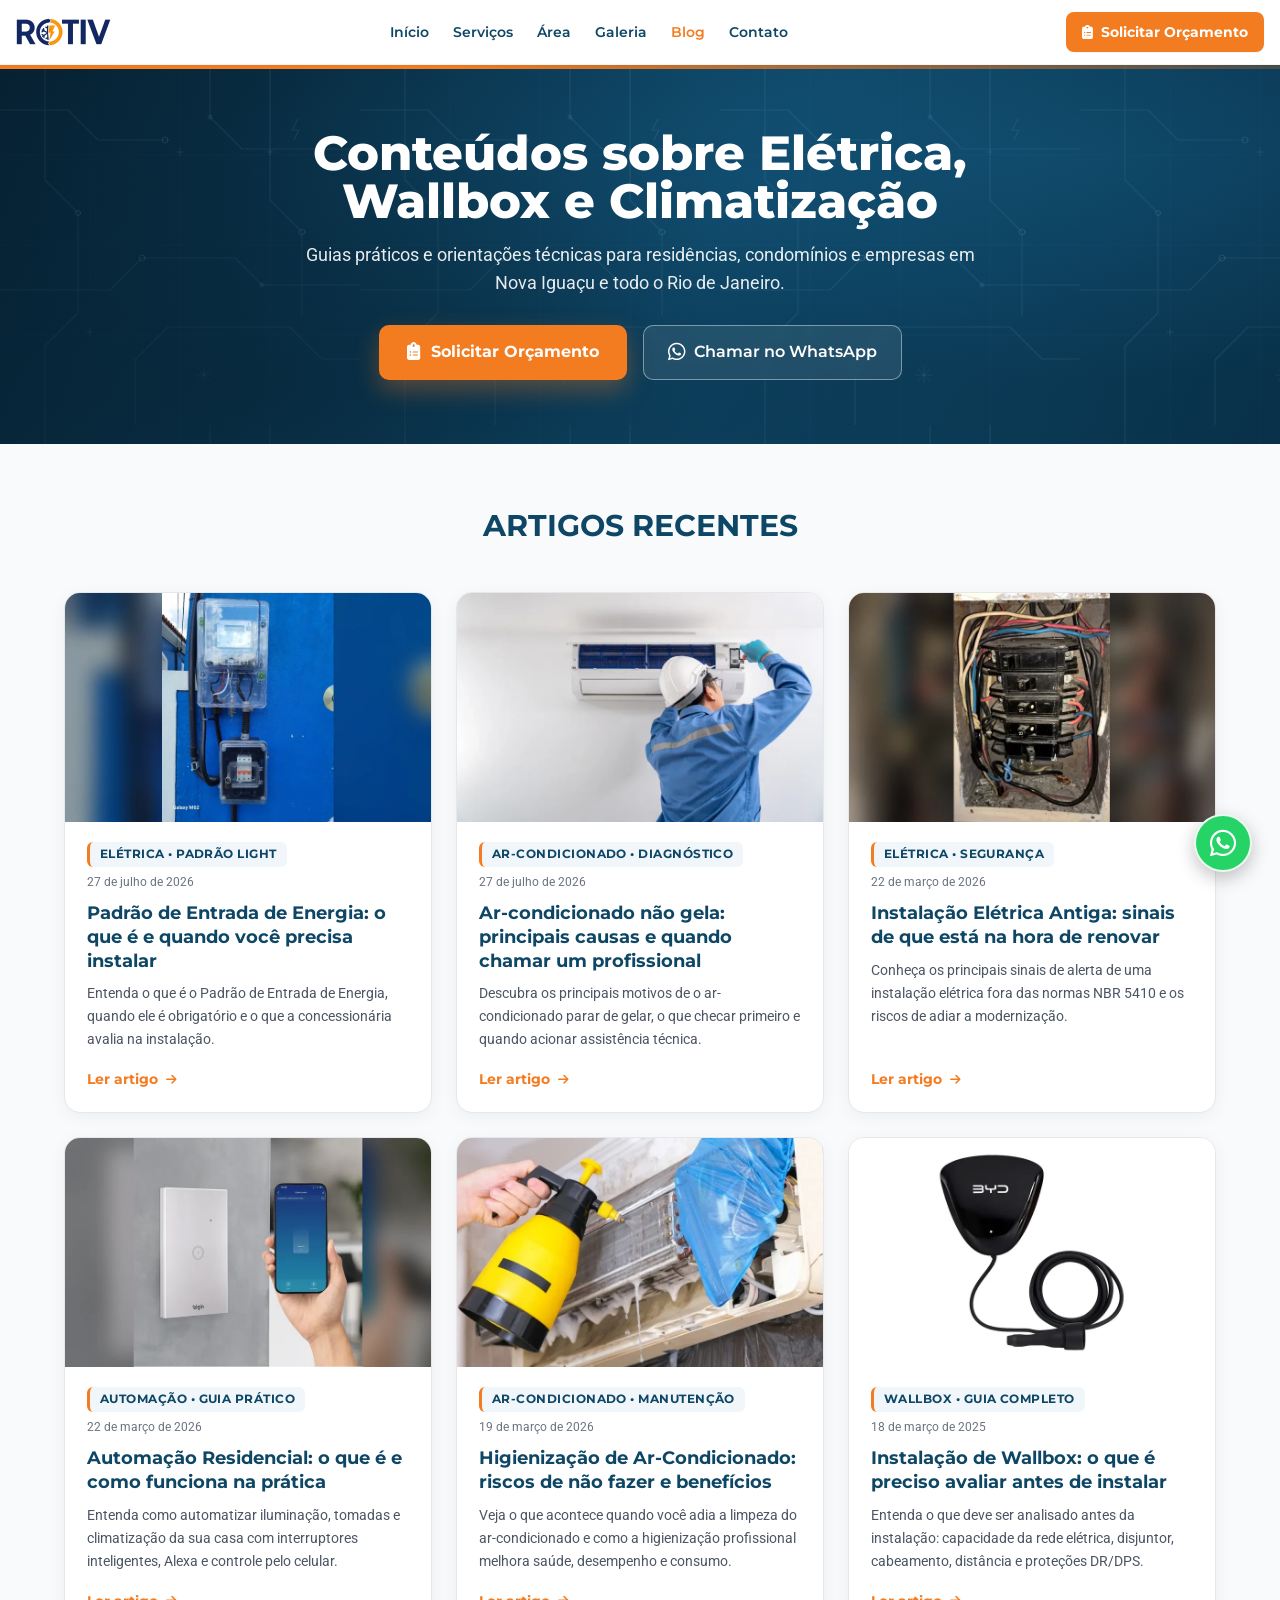
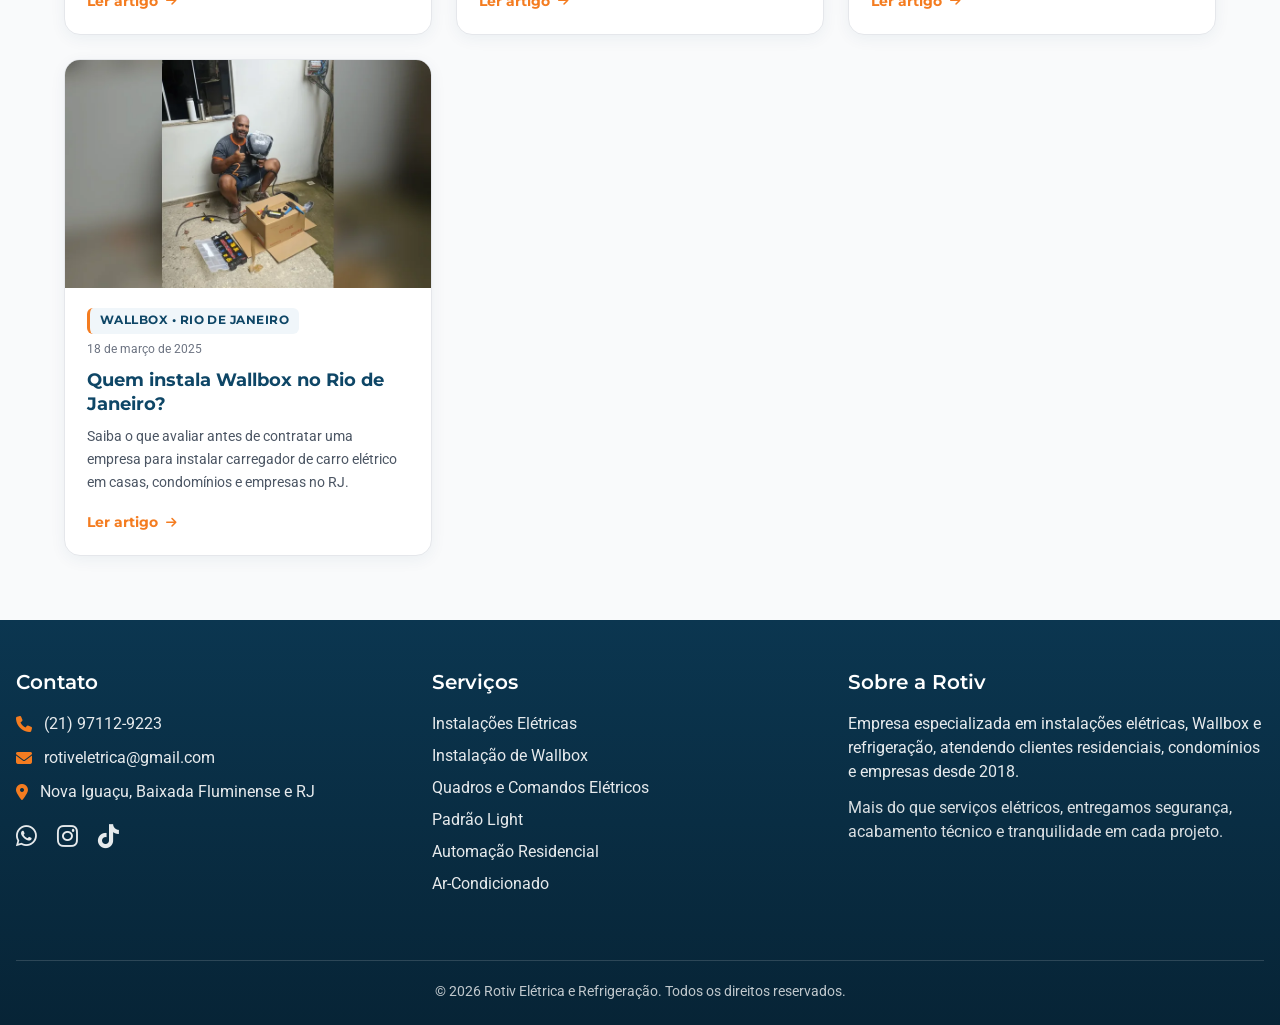
<file: blog/index.html>
<!DOCTYPE html>
<html lang="pt-BR">
<head>
    <meta charset="UTF-8">
    <link rel="icon" type="image/png" sizes="32x32" href="../imagens/favicon-32.png">
    <link rel="apple-touch-icon" sizes="180x180" href="../imagens/apple-touch-icon.png">
    <meta name="viewport" content="width=device-width, initial-scale=1.0">

    <title>Blog Rotiv | Wallbox, Instalações Elétricas e Dicas no Rio de Janeiro</title>
    <meta name="description" content="Leia no Blog da Rotiv conteúdos sobre instalação de Wallbox, elétrica residencial e comercial, segurança, custos e dicas para clientes no Rio de Janeiro.">
    <meta name="robots" content="index, follow">
    <link rel="canonical" href="https://rotiveletricarefrigeracao.com.br/blog/">

    <!-- Open Graph -->
    <meta property="og:title" content="Blog Rotiv | Wallbox, Instalações Elétricas e Dicas no Rio de Janeiro">
    <meta property="og:description" content="Conteúdos sobre instalação de Wallbox, elétrica e soluções para residências e empresas no Rio de Janeiro.">
    <meta property="og:type" content="website">
    <meta property="og:url" content="https://rotiveletricarefrigeracao.com.br/blog/">
    <meta property="og:image" content="https://rotiveletricarefrigeracao.com.br/imagens/og-rotiv.jpg">
    <meta property="og:locale" content="pt_BR">

    <!-- Twitter Card -->
    <meta name="twitter:card" content="summary_large_image">
    <meta name="twitter:title" content="Blog Rotiv | Wallbox, Instalações Elétricas e Dicas no Rio de Janeiro">
    <meta name="twitter:description" content="Conteúdos sobre instalação de Wallbox, elétrica e soluções para residências e empresas no Rio de Janeiro.">
    <meta name="twitter:image" content="https://rotiveletricarefrigeracao.com.br/imagens/og-rotiv.jpg">

    <!-- Cor do navegador mobile -->
    <meta name="theme-color" content="#0E4666">

    <!-- Preconnect -->
    <link rel="preconnect" href="https://fonts.googleapis.com">
    <link rel="preconnect" href="https://fonts.gstatic.com" crossorigin>
<link rel="preconnect" href="https://cdnjs.cloudflare.com">
    <!-- Google Fonts não bloqueante -->
    <link rel="preload" as="style" href="https://fonts.googleapis.com/css2?family=Montserrat:wght@600;700;800&family=Roboto:wght@400;500;700&display=swap" onload="this.onload=null;this.rel='stylesheet'">
    <noscript><link rel="stylesheet" href="https://fonts.googleapis.com/css2?family=Montserrat:wght@600;700;800&family=Roboto:wght@400;500;700&display=swap"></noscript>

    <!-- Google Tag Manager -->                            <script async src="https://www.googletagmanager.com/gtag/js?id=G-QESLCNM5YY"></script>
<script>
  window.dataLayer = window.dataLayer || [];
  function gtag(){dataLayer.push(arguments);}
  gtag('js', new Date());
  gtag('config', 'G-QESLCNM5YY');
  gtag('config', 'AW-17170517876');
      function gtag_report_conversion(url) {
        var callback = function () {
          if (typeof(url) != 'undefined') {
            window.location = url;
          }
        };
        gtag('event', 'conversion', {
          'send_to': 'AW-17170517876/wMl_COiJyL0dEPSexfs_',
          'transport_type': 'beacon',
          'event_callback': callback
        });
        return false;
      }
      document.addEventListener('click', function (e) {
        var link = e.target && e.target.closest ? e.target.closest('a[href*="wa.me/"], a[href*="api.whatsapp.com/send"]') : null;
        if (link && typeof gtag_report_conversion === 'function') {
          gtag_report_conversion();
        }
      });
</script>

    <link rel="stylesheet" href="../css/tailwind.min.css?v=20261125n">
    <link rel="preload" as="style" href="https://cdnjs.cloudflare.com/ajax/libs/font-awesome/6.4.0/css/all.min.css" onload="this.onload=null;this.rel='stylesheet'">
    <noscript><link rel="stylesheet" href="https://cdnjs.cloudflare.com/ajax/libs/font-awesome/6.4.0/css/all.min.css"></noscript>
    <link rel="stylesheet" href="../css/style.min.css?v=20261125n">

    <script type="application/ld+json">
    {
        "@context": "https://schema.org",
        "@type": "Blog",
        "name": "Blog Rotiv",
        "description": "Blog da Rotiv com conteúdos sobre instalação de Wallbox, elétrica e soluções para clientes no Rio de Janeiro.",
        "url": "https://rotiveletricarefrigeracao.com.br/blog/",
        "publisher": {
            "@type": "Organization",
            "name": "Rotiv Elétrica e Refrigeração",
            "logo": {
                "@type": "ImageObject",
                "url": "https://rotiveletricarefrigeracao.com.br/imagens/logo-rotiv.png"
            }
        }
    }
    </script>
</head>

<body class="font-sans bg-gray-50">

    <!-- HEADER -->
    <header class="bg-white shadow-sm border-b border-gray-100 sticky w-full z-50 top-0">
        <div class="container mx-auto px-4 py-3 flex justify-between items-center gap-4">
            <a href="../index.html" class="flex items-center flex-shrink-0" aria-label="Rotiv Elétrica e Refrigeração - Voltar ao início">
                <img src="../imagens/logo-rotiv.webp" alt="Rotiv Elétrica e Refrigeração" class="h-6 sm:h-7 w-auto" width="380" height="112" decoding="async">
            </a>

            <nav class="hidden md:flex items-center space-x-4 lg:space-x-6" aria-label="Menu principal">
                <a href="../index.html" class="text-Rotiv-blue hover:text-Rotiv-orange font-heading font-semibold text-sm transition-colors">Início</a>
                <a href="../index.html#servicos" class="text-Rotiv-blue hover:text-Rotiv-orange font-heading font-semibold text-sm transition-colors">Serviços</a>
                <a href="../index.html#areas-atendidas" class="text-Rotiv-blue hover:text-Rotiv-orange font-heading font-semibold text-sm transition-colors">Área</a>
                <a href="../index.html#galeria" class="text-Rotiv-blue hover:text-Rotiv-orange font-heading font-semibold text-sm transition-colors">Galeria</a>
                <a href="./" class="text-Rotiv-orange font-heading font-semibold text-sm transition-colors">Blog</a>
                <a href="#contato" class="text-Rotiv-blue hover:text-Rotiv-orange font-heading font-semibold text-sm transition-colors">Contato</a>
            </nav>

            <a
                href="../orcamento/"
                class="hidden lg:inline-flex items-center gap-2 bg-Rotiv-orange hover:bg-orange-600 text-white font-heading font-bold text-sm px-4 py-2.5 rounded-lg transition-colors shadow-sm"
            >
                <i class="fas fa-clipboard-list text-sm" aria-hidden="true"></i>
                Solicitar Orçamento
            </a>

            <button
                type="button"
                class="md:hidden text-Rotiv-blue p-2 rounded-lg focus:outline-none"
                id="menu-toggle"
                aria-label="Abrir menu"
                aria-expanded="false"
                aria-controls="mobile-menu"
            >
                <svg class="w-6 h-6" fill="none" stroke="currentColor" viewBox="0 0 24 24" aria-hidden="true">
                    <path stroke-linecap="round" stroke-linejoin="round" stroke-width="2" d="M4 6h16M4 12h16m-7 6h7"></path>
                </svg>
            </button>
        </div>

        <div class="md:hidden hidden absolute left-0 right-0 top-full bg-white w-full py-3 px-4 shadow-md border-t border-gray-100" id="mobile-menu" role="navigation" aria-label="Menu mobile">
            <div class="flex flex-col space-y-2">
                <a href="../index.html" class="text-Rotiv-blue hover:text-Rotiv-orange font-heading font-semibold py-2 text-center">Início</a>
                <a href="../index.html#servicos" class="text-Rotiv-blue hover:text-Rotiv-orange font-heading font-semibold py-2 text-center">Serviços</a>
                <a href="../index.html#areas-atendidas" class="text-Rotiv-blue hover:text-Rotiv-orange font-heading font-semibold py-2 text-center">Área</a>
                <a href="../index.html#galeria" class="text-Rotiv-blue hover:text-Rotiv-orange font-heading font-semibold py-2 text-center">Galeria</a>
                <a href="./" class="text-Rotiv-orange font-heading font-semibold py-2 text-center">Blog</a>
                <a href="#contato" class="text-Rotiv-blue hover:text-Rotiv-orange font-heading font-semibold py-2 text-center">Contato</a>
                <a href="../orcamento/" class="mt-2 inline-flex items-center justify-center gap-2 bg-Rotiv-orange text-white font-heading font-bold py-3 px-4 rounded-lg">
                    <i class="fas fa-clipboard-list" aria-hidden="true"></i> Solicitar Orçamento
                </a>
            </div>
        </div>
    </header>

    <main>

        <!-- BANNER HERO DO BLOG EM HTML COM DEGRADÊ (PADRÃO ROTIV) -->
        <section class="rotiv-hero rotiv-hero-blog">
            <div class="rotiv-hero-accent-line" aria-hidden="true"></div>

            <div class="rotiv-hero-bg" aria-hidden="true"></div>
            <div class="rotiv-hero-scrim" aria-hidden="true"></div>

            <div class="container mx-auto px-4 py-12 sm:py-16 relative z-10">
                <div class="max-w-3xl mx-auto text-center">
                    <h1 class="font-heading font-extrabold text-3xl sm:text-4xl lg:text-5xl text-white leading-tight mb-4">
                        Conteúdos sobre Elétrica, Wallbox e Climatização
                    </h1>

                    <p class="text-white text-opacity-90 text-base sm:text-lg leading-relaxed max-w-2xl mx-auto mb-7">
                        Guias práticos e orientações técnicas para residências, condomínios e empresas em Nova Iguaçu e todo o Rio de Janeiro.
                    </p>

                    <div class="flex flex-col sm:flex-row justify-center gap-3 sm:gap-4">
                        <a
                            href="../orcamento/"
                            class="rotiv-hero-cta-primary text-base"
                        >
                            <i class="fas fa-clipboard-list text-lg" aria-hidden="true"></i>
                            <span>Solicitar Orçamento</span>
                        </a>
                        <a
                            href="https://wa.me/5521971129223?text=Ol%C3%A1%21%20Vim%20pelo%20blog%20da%20Rotiv%20e%20gostaria%20de%20solicitar%20um%20or%C3%A7amento."
                            target="_blank"
                            rel="noopener noreferrer"
                            class="rotiv-hero-cta-secondary text-base"
                        >
                            <i class="fab fa-whatsapp text-xl" aria-hidden="true"></i>
                            <span>Chamar no WhatsApp</span>
                        </a>
                    </div>
                </div>
            </div>
        </section>

        <!-- ARTIGOS -->
        <section id="artigos" class="py-12 sm:py-16">
            <div class="container mx-auto px-4">
                <h2 class="text-2xl sm:text-3xl font-bold text-Rotiv-blue text-center uppercase mb-8 sm:mb-12">Artigos Recentes</h2>

                <div class="grid grid-cols-1 sm:grid-cols-2 lg:grid-cols-3 gap-6 max-w-6xl mx-auto">
                    <article class="blog-card">
                        <a href="padrao-de-entrada-de-energia-o-que-e-quando-instalar.html" class="blog-card-cover-link" aria-label="Ler artigo: Padrão de Entrada de Energia: o que é e quando você precisa instalar">
                            <img src="../imagens/blog/capas/padrao-entrada.webp" alt="Padrão de Entrada de Energia: o que é e quando você precisa instalar" class="blog-card-cover" width="800" height="500" loading="lazy" decoding="async">
                        </a>
                        <div class="blog-card-body">
                            <div class="blog-card-meta">
                                <span class="blog-cat-pill">Elétrica • Padrão Light</span>
                                <time datetime="2026-07-27" class="blog-card-date">27 de julho de 2026</time>
                            </div>
                            <h3 class="blog-card-title">
                                <a href="padrao-de-entrada-de-energia-o-que-e-quando-instalar.html">Padrão de Entrada de Energia: o que é e quando você precisa instalar</a>
                            </h3>
                            <p class="blog-card-excerpt">Entenda o que é o Padrão de Entrada de Energia, quando ele é obrigatório e o que a concessionária avalia na instalação.</p>
                            <a href="padrao-de-entrada-de-energia-o-que-e-quando-instalar.html" class="blog-card-link">
                                <span>Ler artigo</span>
                                <i class="fas fa-arrow-right text-xs" aria-hidden="true"></i>
                            </a>
                        </div>
                    </article>
                    <article class="blog-card">
                        <a href="ar-condicionado-nao-gela-principais-causas.html" class="blog-card-cover-link" aria-label="Ler artigo: Ar-condicionado não gela: principais causas e quando chamar um profissional">
                            <img src="../imagens/blog/capas/ar-nao-gela.webp" alt="Ar-condicionado não gela: principais causas e quando chamar um profissional" class="blog-card-cover" width="800" height="500" loading="lazy" decoding="async">
                        </a>
                        <div class="blog-card-body">
                            <div class="blog-card-meta">
                                <span class="blog-cat-pill">Ar-Condicionado • Diagnóstico</span>
                                <time datetime="2026-07-27" class="blog-card-date">27 de julho de 2026</time>
                            </div>
                            <h3 class="blog-card-title">
                                <a href="ar-condicionado-nao-gela-principais-causas.html">Ar-condicionado não gela: principais causas e quando chamar um profissional</a>
                            </h3>
                            <p class="blog-card-excerpt">Descubra os principais motivos de o ar-condicionado parar de gelar, o que checar primeiro e quando acionar assistência técnica.</p>
                            <a href="ar-condicionado-nao-gela-principais-causas.html" class="blog-card-link">
                                <span>Ler artigo</span>
                                <i class="fas fa-arrow-right text-xs" aria-hidden="true"></i>
                            </a>
                        </div>
                    </article>
                    <article class="blog-card">
                        <a href="instalacao-eletrica-quando-renovar.html" class="blog-card-cover-link" aria-label="Ler artigo: Instalação Elétrica Antiga: sinais de que está na hora de renovar">
                            <img src="../imagens/blog/capas/eletrica-antiga.webp" alt="Instalação Elétrica Antiga: sinais de que está na hora de renovar" class="blog-card-cover" width="800" height="500" loading="lazy" decoding="async">
                        </a>
                        <div class="blog-card-body">
                            <div class="blog-card-meta">
                                <span class="blog-cat-pill">Elétrica • Segurança</span>
                                <time datetime="2026-03-22" class="blog-card-date">22 de março de 2026</time>
                            </div>
                            <h3 class="blog-card-title">
                                <a href="instalacao-eletrica-quando-renovar.html">Instalação Elétrica Antiga: sinais de que está na hora de renovar</a>
                            </h3>
                            <p class="blog-card-excerpt">Conheça os principais sinais de alerta de uma instalação elétrica fora das normas NBR 5410 e os riscos de adiar a modernização.</p>
                            <a href="instalacao-eletrica-quando-renovar.html" class="blog-card-link">
                                <span>Ler artigo</span>
                                <i class="fas fa-arrow-right text-xs" aria-hidden="true"></i>
                            </a>
                        </div>
                    </article>
                    <article class="blog-card">
                        <a href="automacao-residencial-como-funciona.html" class="blog-card-cover-link" aria-label="Ler artigo: Automação Residencial: o que é e como funciona na prática">
                            <img src="../imagens/blog/capas/automacao-residencial.webp" alt="Automação Residencial: o que é e como funciona na prática" class="blog-card-cover" width="800" height="500" loading="lazy" decoding="async">
                        </a>
                        <div class="blog-card-body">
                            <div class="blog-card-meta">
                                <span class="blog-cat-pill">Automação • Guia prático</span>
                                <time datetime="2026-03-22" class="blog-card-date">22 de março de 2026</time>
                            </div>
                            <h3 class="blog-card-title">
                                <a href="automacao-residencial-como-funciona.html">Automação Residencial: o que é e como funciona na prática</a>
                            </h3>
                            <p class="blog-card-excerpt">Entenda como automatizar iluminação, tomadas e climatização da sua casa com interruptores inteligentes, Alexa e controle pelo celular.</p>
                            <a href="automacao-residencial-como-funciona.html" class="blog-card-link">
                                <span>Ler artigo</span>
                                <i class="fas fa-arrow-right text-xs" aria-hidden="true"></i>
                            </a>
                        </div>
                    </article>
                    <article class="blog-card">
                        <a href="higienizacao-de-ar-condicionado.html" class="blog-card-cover-link" aria-label="Ler artigo: Higienização de Ar-Condicionado: riscos de não fazer e benefícios">
                            <img src="../imagens/blog/capas/higienizacao-ar.webp" alt="Higienização de Ar-Condicionado: riscos de não fazer e benefícios" class="blog-card-cover" width="800" height="500" loading="lazy" decoding="async">
                        </a>
                        <div class="blog-card-body">
                            <div class="blog-card-meta">
                                <span class="blog-cat-pill">Ar-Condicionado • Manutenção</span>
                                <time datetime="2026-03-19" class="blog-card-date">19 de março de 2026</time>
                            </div>
                            <h3 class="blog-card-title">
                                <a href="higienizacao-de-ar-condicionado.html">Higienização de Ar-Condicionado: riscos de não fazer e benefícios</a>
                            </h3>
                            <p class="blog-card-excerpt">Veja o que acontece quando você adia a limpeza do ar-condicionado e como a higienização profissional melhora saúde, desempenho e consumo.</p>
                            <a href="higienizacao-de-ar-condicionado.html" class="blog-card-link">
                                <span>Ler artigo</span>
                                <i class="fas fa-arrow-right text-xs" aria-hidden="true"></i>
                            </a>
                        </div>
                    </article>
                    <article class="blog-card">
                        <a href="instalacao-de-wallbox-o-que-avaliar.html" class="blog-card-cover-link" aria-label="Ler artigo: Instalação de Wallbox: o que é preciso avaliar antes de instalar">
                            <img src="../imagens/blog/capas/wallbox-avaliar.webp" alt="Instalação de Wallbox: o que é preciso avaliar antes de instalar" class="blog-card-cover" width="800" height="500" loading="lazy" decoding="async">
                        </a>
                        <div class="blog-card-body">
                            <div class="blog-card-meta">
                                <span class="blog-cat-pill">Wallbox • Guia completo</span>
                                <time datetime="2025-03-18" class="blog-card-date">18 de março de 2025</time>
                            </div>
                            <h3 class="blog-card-title">
                                <a href="instalacao-de-wallbox-o-que-avaliar.html">Instalação de Wallbox: o que é preciso avaliar antes de instalar</a>
                            </h3>
                            <p class="blog-card-excerpt">Entenda o que deve ser analisado antes da instalação: capacidade da rede elétrica, disjuntor, cabeamento, distância e proteções DR/DPS.</p>
                            <a href="instalacao-de-wallbox-o-que-avaliar.html" class="blog-card-link">
                                <span>Ler artigo</span>
                                <i class="fas fa-arrow-right text-xs" aria-hidden="true"></i>
                            </a>
                        </div>
                    </article>
                    <article class="blog-card">
                        <a href="quem-instala-wallbox-no-rio-de-janeiro.html" class="blog-card-cover-link" aria-label="Ler artigo: Quem instala Wallbox no Rio de Janeiro?">
                            <img src="../imagens/blog/capas/wallbox-rj.webp" alt="Quem instala Wallbox no Rio de Janeiro?" class="blog-card-cover" width="800" height="500" loading="lazy" decoding="async">
                        </a>
                        <div class="blog-card-body">
                            <div class="blog-card-meta">
                                <span class="blog-cat-pill">Wallbox • Rio de Janeiro</span>
                                <time datetime="2025-03-18" class="blog-card-date">18 de março de 2025</time>
                            </div>
                            <h3 class="blog-card-title">
                                <a href="quem-instala-wallbox-no-rio-de-janeiro.html">Quem instala Wallbox no Rio de Janeiro?</a>
                            </h3>
                            <p class="blog-card-excerpt">Saiba o que avaliar antes de contratar uma empresa para instalar carregador de carro elétrico em casas, condomínios e empresas no RJ.</p>
                            <a href="quem-instala-wallbox-no-rio-de-janeiro.html" class="blog-card-link">
                                <span>Ler artigo</span>
                                <i class="fas fa-arrow-right text-xs" aria-hidden="true"></i>
                            </a>
                        </div>
                    </article>
                </div>
            </div>
        </section>

    </main>

    <!-- FOOTER INSTITUCIONAL PADRONIZADO -->
    <footer id="contato" class="rotiv-footer text-white pt-10 sm:pt-12 pb-6">
        <div class="container mx-auto px-4">
            <div class="flex flex-wrap">

                <!-- Contato -->
                <div class="w-full md:w-1/3 mb-6 sm:mb-8 footer-section">
                    <h3 class="text-lg sm:text-xl font-semibold text-white mb-3 sm:mb-4">Contato</h3>
                    <p class="flex items-center mb-2.5 md:justify-start justify-center text-sm sm:text-base">
                        <i class="fas fa-phone mr-3 text-Rotiv-orange" aria-hidden="true"></i>
                        <a href="tel:+5521971129223" class="text-white text-opacity-90 hover:text-Rotiv-orange transition-colors">(21) 97112-9223</a>
                    </p>
                    <p class="flex items-center mb-2.5 md:justify-start justify-center text-sm sm:text-base">
                        <i class="fas fa-envelope mr-3 text-Rotiv-orange" aria-hidden="true"></i>
                        <a href="mailto:rotiveletrica@gmail.com" class="text-white text-opacity-90 hover:text-Rotiv-orange transition-colors">rotiveletrica@gmail.com</a>
                    </p>
                    <p class="flex items-center mb-2.5 md:justify-start justify-center text-sm sm:text-base text-white text-opacity-90">
                        <i class="fas fa-map-marker-alt mr-3 text-Rotiv-orange" aria-hidden="true"></i>
                        <span>Nova Iguaçu, Baixada Fluminense e RJ</span>
                    </p>
                    <div class="flex mt-5 md:justify-start justify-center gap-5">
                        <a href="https://wa.me/5521971129223?text=Ol%C3%A1%21%20Vim%20pelo%20blog%20da%20Rotiv%20e%20gostaria%20de%20solicitar%20um%20or%C3%A7amento." target="_blank" rel="noopener noreferrer" class="text-white text-opacity-90 hover:text-Rotiv-orange transition-colors" aria-label="WhatsApp da Rotiv">
                            <i class="fab fa-whatsapp text-xl sm:text-2xl" aria-hidden="true"></i>
                        </a>
                        <a href="https://www.instagram.com/rotiv2018/" target="_blank" rel="noopener noreferrer" class="text-white text-opacity-90 hover:text-Rotiv-orange transition-colors" aria-label="Instagram da Rotiv">
                            <i class="fab fa-instagram text-xl sm:text-2xl" aria-hidden="true"></i>
                        </a>
                        <a href="https://www.tiktok.com/@rotiv2018" target="_blank" rel="noopener noreferrer" class="text-white text-opacity-90 hover:text-Rotiv-orange transition-colors" aria-label="TikTok da Rotiv">
                            <i class="fab fa-tiktok text-xl sm:text-2xl" aria-hidden="true"></i>
                        </a>
                    </div>
                </div>

                <!-- Serviços -->
                <div class="w-full md:w-1/3 mb-6 sm:mb-8 footer-section">
                    <h3 class="text-lg sm:text-xl font-semibold text-white mb-3 sm:mb-4">Serviços</h3>
                    <ul class="space-y-1.5 sm:space-y-2 text-sm sm:text-base text-white text-opacity-90">
                        <li><a href="../index.html#servicos" class="hover:text-Rotiv-orange transition-colors">Instalações Elétricas</a></li>
                        <li><a href="../index.html#servicos" class="hover:text-Rotiv-orange transition-colors">Instalação de Wallbox</a></li>
                        <li><a href="../index.html#servicos" class="hover:text-Rotiv-orange transition-colors">Quadros e Comandos Elétricos</a></li>
                        <li><a href="../index.html#servicos" class="hover:text-Rotiv-orange transition-colors">Padrão Light</a></li>
                        <li><a href="../index.html#servicos" class="hover:text-Rotiv-orange transition-colors">Automação Residencial</a></li>
                        <li><a href="../index.html#servicos" class="hover:text-Rotiv-orange transition-colors">Ar-Condicionado</a></li>
                    </ul>
                </div>

                <!-- Sobre -->
                <div class="w-full md:w-1/3 mb-6 sm:mb-8 footer-section">
                    <h3 class="text-lg sm:text-xl font-semibold text-white mb-3 sm:mb-4">Sobre a Rotiv</h3>
                    <p class="mb-3 text-sm sm:text-base text-white text-opacity-90 leading-relaxed">
                        Empresa especializada em instalações elétricas, Wallbox e refrigeração, atendendo clientes residenciais, condomínios e empresas desde 2018.
                    </p>
                    <p class="text-sm sm:text-base text-white text-opacity-85 leading-relaxed">
                        Mais do que serviços elétricos, entregamos segurança, acabamento técnico e tranquilidade em cada projeto.
                    </p>
                </div>

            </div>

            <div class="border-t border-white border-opacity-15 mt-6 sm:mt-8 pt-5 text-center text-xs sm:text-sm text-white text-opacity-75">
                <p>&copy; <span id="current-year">2026</span> Rotiv Elétrica e Refrigeração. Todos os direitos reservados.</p>
            </div>
        </div>
    </footer>

    <!-- BOTÃO FLUTUANTE WHATSAPP -->
    <button
        type="button"
        onclick="openWhatsAppBlog()"
        aria-label="Entre em contato pelo WhatsApp"
        id="whatsapp-fab"
    >
        <i class="fab fa-whatsapp" aria-hidden="true"></i>
    </button>

    <script>
        // Menu mobile
        const menuToggle = document.getElementById('menu-toggle');
        const mobileMenu = document.getElementById('mobile-menu');
        if (menuToggle && mobileMenu) {
            menuToggle.addEventListener('click', () => {
                mobileMenu.classList.toggle('hidden');
                const expanded = !mobileMenu.classList.contains('hidden');
                menuToggle.setAttribute('aria-expanded', expanded);
            });
        }

        // Copyright dinâmico
        const yearEl = document.getElementById('current-year');
        if (yearEl) yearEl.textContent = new Date().getFullYear();

        // WhatsApp
        function openWhatsAppBlog() {
            const phoneNumber = "5521971129223";
                    const message = encodeURIComponent("Olá! Gostaria de solicitar um orçamento pelo site da Rotiv.");
            if (typeof gtag_report_conversion === 'function') gtag_report_conversion();
            window.open(`https://wa.me/${phoneNumber}?text=${message}`, '_blank', 'noopener,noreferrer');
        }
    </script>

</body>
</html>
</file>
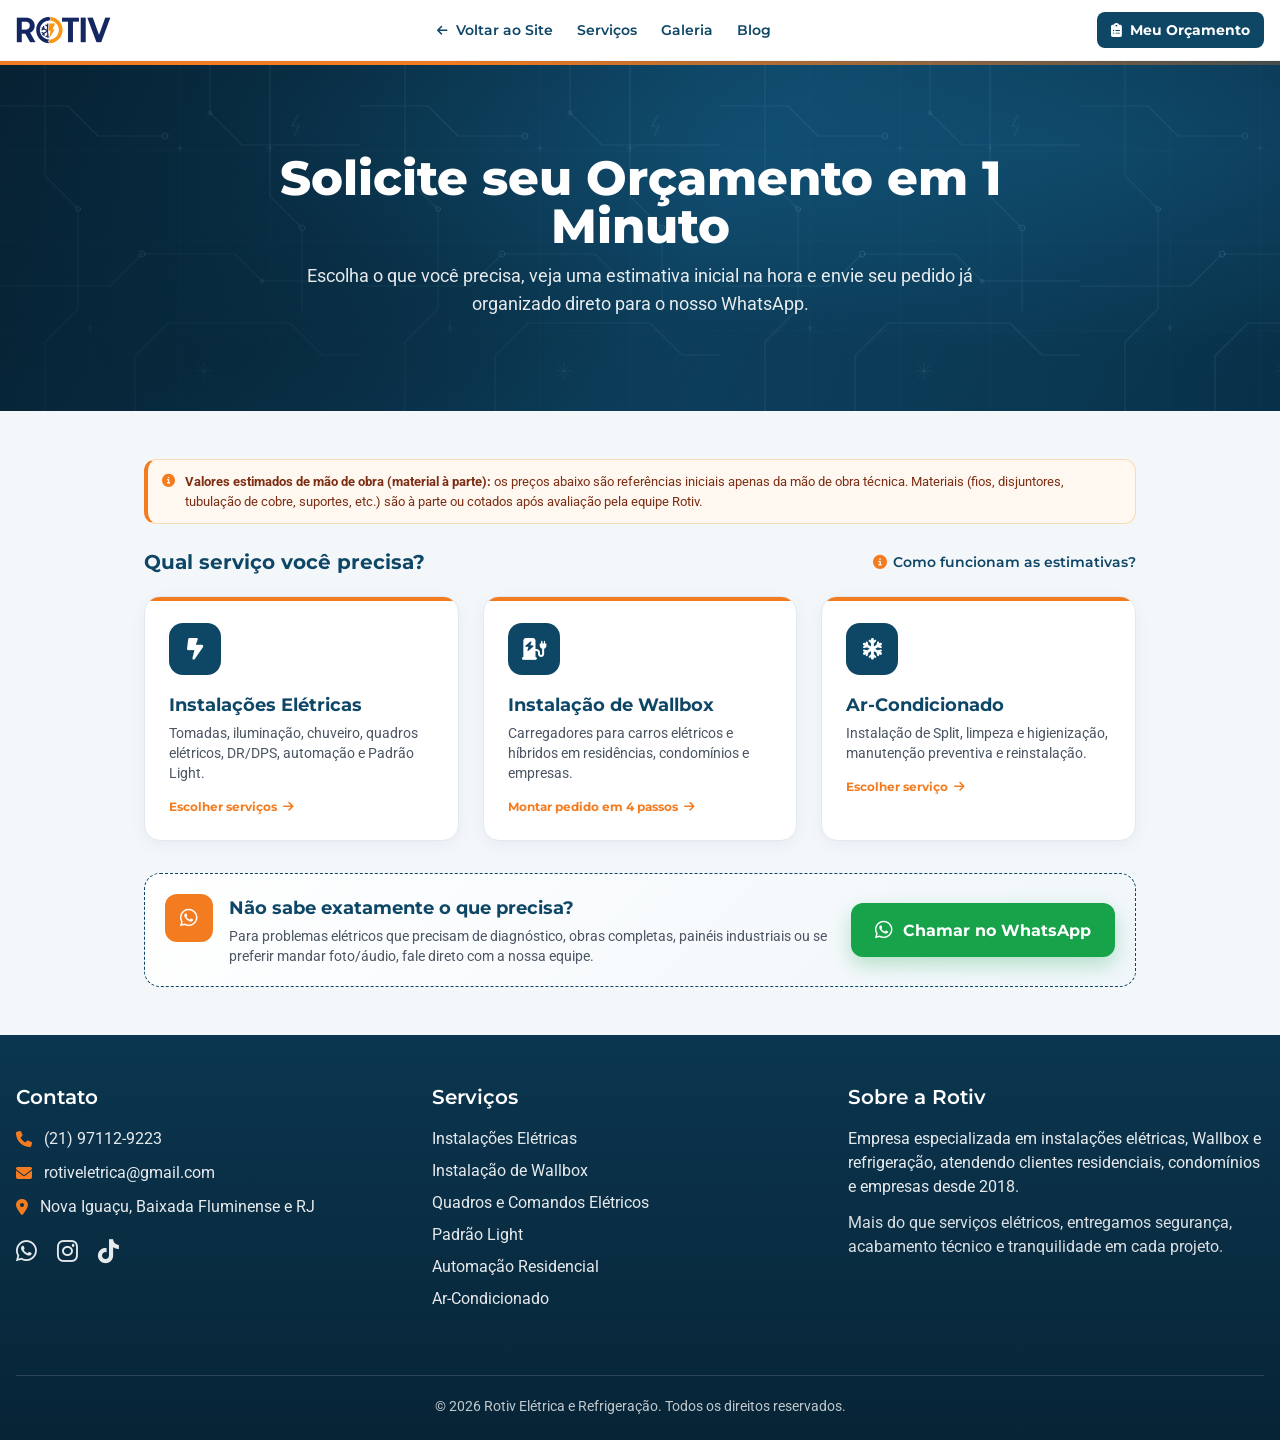
<file: orcamento/index.html>
<!DOCTYPE html>
<html lang="pt-BR">
<head>
    <meta charset="UTF-8">
    <meta name="viewport" content="width=device-width, initial-scale=1.0">
    <link rel="icon" type="image/png" sizes="32x32" href="../imagens/favicon-32.png">
    <link rel="apple-touch-icon" sizes="180x180" href="../imagens/apple-touch-icon.png">

    <title>Solicitar Orçamento | Rotiv Elétrica e Refrigeração</title>
    <meta name="description" content="Solicite seu orçamento de instalações elétricas, carregador Wallbox e ar-condicionado em Nova Iguaçu e RJ em 1 minuto e envie pronto pelo WhatsApp.">
    <link rel="canonical" href="https://rotiveletricarefrigeracao.com.br/orcamento/">

    <!-- Open Graph / Redes Sociais -->
    <meta property="og:type" content="website">
    <meta property="og:url" content="https://rotiveletricarefrigeracao.com.br/orcamento/">
    <meta property="og:title" content="Solicitar Orçamento | Rotiv Elétrica e Refrigeração">
    <meta property="og:description" content="Monte seu pedido de orçamento de elétrica, Wallbox e ar-condicionado com estimativa na hora e envie direto pelo WhatsApp.">
    <meta property="og:image" content="https://rotiveletricarefrigeracao.com.br/imagens/og-rotiv.jpg">
    <meta property="og:locale" content="pt_BR">

    <!-- Twitter Card -->
    <meta name="twitter:card" content="summary_large_image">
    <meta name="twitter:title" content="Solicitar Orçamento | Rotiv Elétrica e Refrigeração">
    <meta name="twitter:description" content="Monte seu pedido de orçamento de elétrica, Wallbox e ar-condicionado e envie direto pelo WhatsApp.">
    <meta name="twitter:image" content="https://rotiveletricarefrigeracao.com.br/imagens/og-rotiv.jpg">

    <meta name="theme-color" content="#0E4666">

    <!-- Preconnect -->
    <link rel="preconnect" href="https://fonts.googleapis.com">
    <link rel="preconnect" href="https://fonts.gstatic.com" crossorigin>
    <link rel="preconnect" href="https://cdnjs.cloudflare.com" crossorigin>

    <!-- Fontes oficiais do Manual Rotiv (Montserrat + Roboto) -->
    <link rel="preload" as="style" href="https://fonts.googleapis.com/css2?family=Montserrat:wght@600;700;800&family=Roboto:wght@400;500;700&display=swap" onload="this.onload=null;this.rel='stylesheet'">
    <noscript><link rel="stylesheet" href="https://fonts.googleapis.com/css2?family=Montserrat:wght@600;700;800&family=Roboto:wght@400;500;700&display=swap"></noscript>

    <!-- CSS compartilhado do site + estilos do Orçamento -->
    <link rel="stylesheet" href="../css/tailwind.min.css?v=20261125n">
    <link rel="stylesheet" href="../css/style.min.css?v=20261125n">
    <link rel="stylesheet" href="orcamento.css?v=20261125l">

    <!-- Ícones -->
    <link rel="preload" as="style" href="https://cdnjs.cloudflare.com/ajax/libs/font-awesome/6.4.0/css/all.min.css" onload="this.onload=null;this.rel='stylesheet'">
    <noscript><link rel="stylesheet" href="https://cdnjs.cloudflare.com/ajax/libs/font-awesome/6.4.0/css/all.min.css"></noscript>

    <!-- Google Tag (Analytics + Google Ads) -->
    <script async src="https://www.googletagmanager.com/gtag/js?id=G-QESLCNM5YY"></script>
    <script>
      window.dataLayer = window.dataLayer || [];
      function gtag(){dataLayer.push(arguments);}
      gtag('js', new Date());
      gtag('config', 'G-QESLCNM5YY');
      gtag('config', 'AW-17170517876');
      function gtag_report_conversion(url) {
        var callback = function () {
          if (typeof(url) != 'undefined') {
            window.location = url;
          }
        };
        gtag('event', 'conversion', {
          'send_to': 'AW-17170517876/wMl_COiJyL0dEPSexfs_',
          'transport_type': 'beacon',
          'event_callback': callback
        });
        return false;
      }
      document.addEventListener('click', function (e) {
        var link = e.target && e.target.closest ? e.target.closest('a[href*="wa.me/"], a[href*="api.whatsapp.com/send"]') : null;
        if (!link) return;
        // Botões finais do simulador usam a conversão própria 'Orçamento Enviado - Simulador' para não duplicar contagem
        if (link.getAttribute('data-action') === 'track-whatsapp') return;
        if (typeof gtag_report_conversion === 'function') {
          gtag_report_conversion();
        }
      });
    </script>

    <!-- Dados Estruturados: Página de Orçamento + Breadcrumb -->
    <script type="application/ld+json">
    {
        "@context": "https://schema.org",
        "@graph": [
            {
                "@type": "WebPage",
                "@id": "https://rotiveletricarefrigeracao.com.br/orcamento/#webpage",
                "url": "https://rotiveletricarefrigeracao.com.br/orcamento/",
                "name": "Solicitar Orçamento | Rotiv Elétrica e Refrigeração",
                "description": "Monte seu pedido de orçamento de instalações elétricas, carregador Wallbox e ar-condicionado em Nova Iguaçu e RJ com estimativa inicial e envio direto pelo WhatsApp.",
                "inLanguage": "pt-BR",
                "isPartOf": {
                    "@id": "https://rotiveletricarefrigeracao.com.br"
                }
            },
            {
                "@type": "BreadcrumbList",
                "itemListElement": [
                    {
                        "@type": "ListItem",
                        "position": 1,
                        "name": "Início",
                        "item": "https://rotiveletricarefrigeracao.com.br/"
                    },
                    {
                        "@type": "ListItem",
                        "position": 2,
                        "name": "Solicitar Orçamento",
                        "item": "https://rotiveletricarefrigeracao.com.br/orcamento/"
                    }
                ]
            },
            {
                "@type": "Service",
                "serviceType": "Instalações Elétricas, Wallbox e Ar-Condicionado",
                "provider": {
                    "@type": "Electrician",
                    "@id": "https://rotiveletricarefrigeracao.com.br",
                    "name": "Rotiv Elétrica e Refrigeração",
                    "telephone": "+55 21 97112-9223"
                },
                "areaServed": [
                    "Nova Iguaçu",
                    "Baixada Fluminense",
                    "Rio de Janeiro",
                    "Centro do Rio de Janeiro",
                    "Niterói",
                    "Região Metropolitana do Rio de Janeiro"
                ]
            }
        ]
    }
    </script>
</head>

<body class="bg-gray-50 text-gray-800">

    <!-- HEADER INTEGRADO AO SITE PRINCIPAL -->
    <header class="bg-white shadow-sm border-b border-gray-100 sticky w-full z-50 top-0">
        <div class="container mx-auto px-4 py-3 flex justify-between items-center gap-4">
            <a href="../index.html" class="flex items-center flex-shrink-0" aria-label="Voltar para a página inicial da Rotiv">
                <img
                    src="../imagens/logo-rotiv.webp"
                    alt="Rotiv Elétrica e Refrigeração"
                    class="h-6 sm:h-7 w-auto"
                    width="380"
                    height="112"
                    decoding="async"
                >
            </a>

            <nav class="hidden md:flex items-center space-x-5 lg:space-x-6" aria-label="Navegação">
                <a href="../index.html" class="text-Rotiv-blue hover:text-Rotiv-orange font-heading font-semibold text-sm transition-colors">
                    <i class="fas fa-arrow-left text-xs mr-1" aria-hidden="true"></i> Voltar ao Site
                </a>
                <a href="../index.html#servicos" class="text-Rotiv-blue hover:text-Rotiv-orange font-heading font-semibold text-sm transition-colors">Serviços</a>
                <a href="../index.html#galeria" class="text-Rotiv-blue hover:text-Rotiv-orange font-heading font-semibold text-sm transition-colors">Galeria</a>
                <a href="../blog/" class="text-Rotiv-blue hover:text-Rotiv-orange font-heading font-semibold text-sm transition-colors">Blog</a>
            </nav>

            <div class="flex items-center gap-2 sm:gap-3">
                <a href="../index.html" class="md:hidden text-Rotiv-blue font-heading font-semibold text-xs px-2.5 py-1.5 rounded-lg border border-gray-200">
                    <i class="fas fa-arrow-left mr-1" aria-hidden="true"></i> Site
                </a>
                <button
                    type="button"
                    data-action="goto-cart"
                    class="inline-flex items-center gap-2 bg-Rotiv-blue hover:bg-Rotiv-orange text-white font-heading font-bold text-xs sm:text-sm px-3.5 py-2 rounded-lg transition-colors"
                    aria-label="Abrir meu orçamento"
                >
                    <i class="fas fa-clipboard-list" aria-hidden="true"></i>
                    <span>Meu Orçamento</span>
                    <span id="header-cart-badge" style="display:none;" class="bg-Rotiv-orange text-white rounded-full px-2 py-0.5 text-xs">0</span>
                </button>
            </div>
        </div>
    </header>

    <!-- RAIZ DO PEDIDO DE ORÇAMENTO -->
    <main id="budget-app-root" class="budget-shell"></main>

    <!-- MODAL SOBRE OS VALORES ESTIMADOS -->
    <div
        id="budget-info-modal"
        class="budget-modal-backdrop hidden"
        onclick="if (event.target === this) this.classList.add('hidden')"
    >
        <div role="dialog" aria-modal="true" aria-labelledby="info-modal-title" class="budget-modal-card">
            <div class="flex items-center justify-between gap-4 mb-3">
                <h2 id="info-modal-title" class="font-heading font-bold text-lg text-Rotiv-blue">Sobre os valores estimados</h2>
                <button type="button" data-action="close-info" aria-label="Fechar" class="w-9 h-9 rounded-lg text-gray-400 hover:text-gray-700 hover:bg-gray-100 flex items-center justify-center">
                    <i class="fas fa-xmark text-lg"></i>
                </button>
            </div>
            <p class="text-sm text-gray-600 leading-relaxed mb-3">
                Os valores mostrados nesta página são <strong>estimativas iniciais apenas de mão de obra técnica</strong> praticadas em Nova Iguaçu, Baixada Fluminense e Rio de Janeiro. Eles servem para você ter uma noção clara do serviço e agilizar o atendimento no WhatsApp.
            </p>
            <p class="text-sm text-gray-600 leading-relaxed mb-5">
                <strong>Materiais são sempre à parte</strong> (cabos, disjuntores, tomadas, tubulação de cobre, suportes, etc.) e podem ser adquiridos pelo cliente ou cotados pela nossa equipe. O <strong>valor final pode sofrer alteração</strong> conforme condições técnicas do local. Itens marcados como <strong class="text-Rotiv-orange">sob avaliação técnica</strong> são orçados após análise ou visita.
            </p>
            <button type="button" data-action="close-info" class="budget-btn-primary w-full py-3">Entendi</button>
        </div>
    </div>

    <!-- FOOTER INSTITUCIONAL PADRONIZADO -->
    <footer id="contato" class="rotiv-footer text-white pt-10 sm:pt-12 pb-6">
        <div class="container mx-auto px-4">
            <div class="flex flex-wrap">

                <!-- Contato -->
                <div class="w-full md:w-1/3 mb-6 sm:mb-8 footer-section">
                    <h3 class="text-lg sm:text-xl font-semibold text-white mb-3 sm:mb-4">Contato</h3>
                    <p class="flex items-center mb-2.5 md:justify-start justify-center text-sm sm:text-base">
                        <i class="fas fa-phone mr-3 text-Rotiv-orange" aria-hidden="true"></i>
                        <a href="tel:+5521971129223" class="text-white text-opacity-90 hover:text-Rotiv-orange transition-colors">(21) 97112-9223</a>
                    </p>
                    <p class="flex items-center mb-2.5 md:justify-start justify-center text-sm sm:text-base">
                        <i class="fas fa-envelope mr-3 text-Rotiv-orange" aria-hidden="true"></i>
                        <a href="mailto:rotiveletrica@gmail.com" class="text-white text-opacity-90 hover:text-Rotiv-orange transition-colors">rotiveletrica@gmail.com</a>
                    </p>
                    <p class="flex items-center mb-2.5 md:justify-start justify-center text-sm sm:text-base text-white text-opacity-90">
                        <i class="fas fa-map-marker-alt mr-3 text-Rotiv-orange" aria-hidden="true"></i>
                        <span>Nova Iguaçu, Baixada Fluminense e RJ</span>
                    </p>
                    <div class="flex mt-5 md:justify-start justify-center gap-5">
                        <a href="https://wa.me/5521971129223?text=Ol%C3%A1%21%20Vim%20pela%20p%C3%A1gina%20de%20or%C3%A7amento%20da%20Rotiv%20e%20gostaria%20de%20falar%20com%20a%20equipe." target="_blank" rel="noopener noreferrer" class="text-white text-opacity-90 hover:text-Rotiv-orange transition-colors" aria-label="WhatsApp da Rotiv">
                            <i class="fab fa-whatsapp text-xl sm:text-2xl" aria-hidden="true"></i>
                        </a>
                        <a href="https://www.instagram.com/rotiv2018/" target="_blank" rel="noopener noreferrer" class="text-white text-opacity-90 hover:text-Rotiv-orange transition-colors" aria-label="Instagram da Rotiv">
                            <i class="fab fa-instagram text-xl sm:text-2xl" aria-hidden="true"></i>
                        </a>
                        <a href="https://www.tiktok.com/@rotiv2018" target="_blank" rel="noopener noreferrer" class="text-white text-opacity-90 hover:text-Rotiv-orange transition-colors" aria-label="TikTok da Rotiv">
                            <i class="fab fa-tiktok text-xl sm:text-2xl" aria-hidden="true"></i>
                        </a>
                    </div>
                </div>

                <!-- Serviços -->
                <div class="w-full md:w-1/3 mb-6 sm:mb-8 footer-section">
                    <h3 class="text-lg sm:text-xl font-semibold text-white mb-3 sm:mb-4">Serviços</h3>
                    <ul class="space-y-1.5 sm:space-y-2 text-sm sm:text-base text-white text-opacity-90">
                        <li><a href="../index.html#servicos" class="hover:text-Rotiv-orange transition-colors">Instalações Elétricas</a></li>
                        <li><a href="../index.html#servicos" class="hover:text-Rotiv-orange transition-colors">Instalação de Wallbox</a></li>
                        <li><a href="../index.html#servicos" class="hover:text-Rotiv-orange transition-colors">Quadros e Comandos Elétricos</a></li>
                        <li><a href="../index.html#servicos" class="hover:text-Rotiv-orange transition-colors">Padrão Light</a></li>
                        <li><a href="../index.html#servicos" class="hover:text-Rotiv-orange transition-colors">Automação Residencial</a></li>
                        <li><a href="../index.html#servicos" class="hover:text-Rotiv-orange transition-colors">Ar-Condicionado</a></li>
                    </ul>
                </div>

                <!-- Sobre -->
                <div class="w-full md:w-1/3 mb-6 sm:mb-8 footer-section">
                    <h3 class="text-lg sm:text-xl font-semibold text-white mb-3 sm:mb-4">Sobre a Rotiv</h3>
                    <p class="mb-3 text-sm sm:text-base text-white text-opacity-90 leading-relaxed">
                        Empresa especializada em instalações elétricas, Wallbox e refrigeração, atendendo clientes residenciais, condomínios e empresas desde 2018.
                    </p>
                    <p class="text-sm sm:text-base text-white text-opacity-85 leading-relaxed">
                        Mais do que serviços elétricos, entregamos segurança, acabamento técnico e tranquilidade em cada projeto.
                    </p>
                </div>

            </div>

            <div class="border-t border-white border-opacity-15 mt-6 sm:mt-8 pt-5 text-center text-xs sm:text-sm text-white text-opacity-75">
                <p>&copy; <span id="current-year">2026</span> Rotiv Elétrica e Refrigeração. Todos os direitos reservados.</p>
            </div>
        </div>
    </footer>

    <script src="orcamento.js?v=20261126b" defer></script>
</body>
</html>
</file>
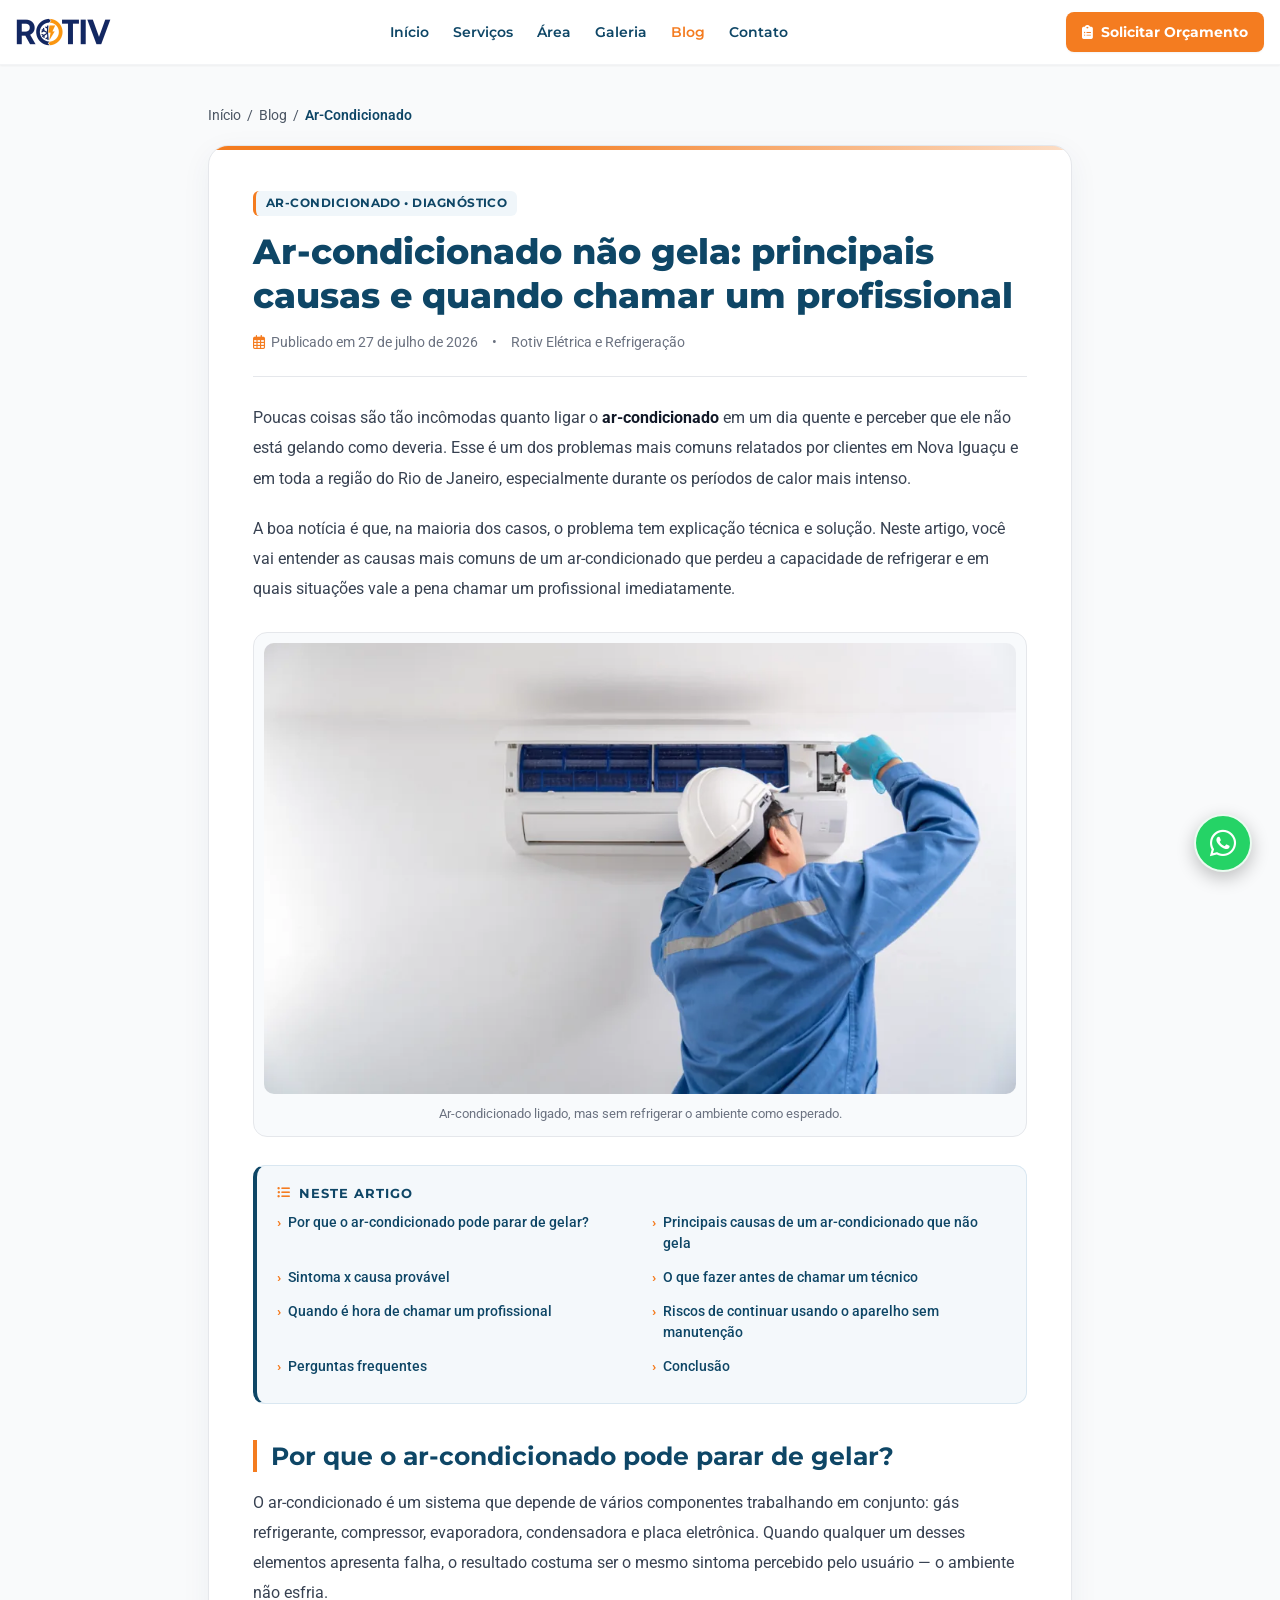
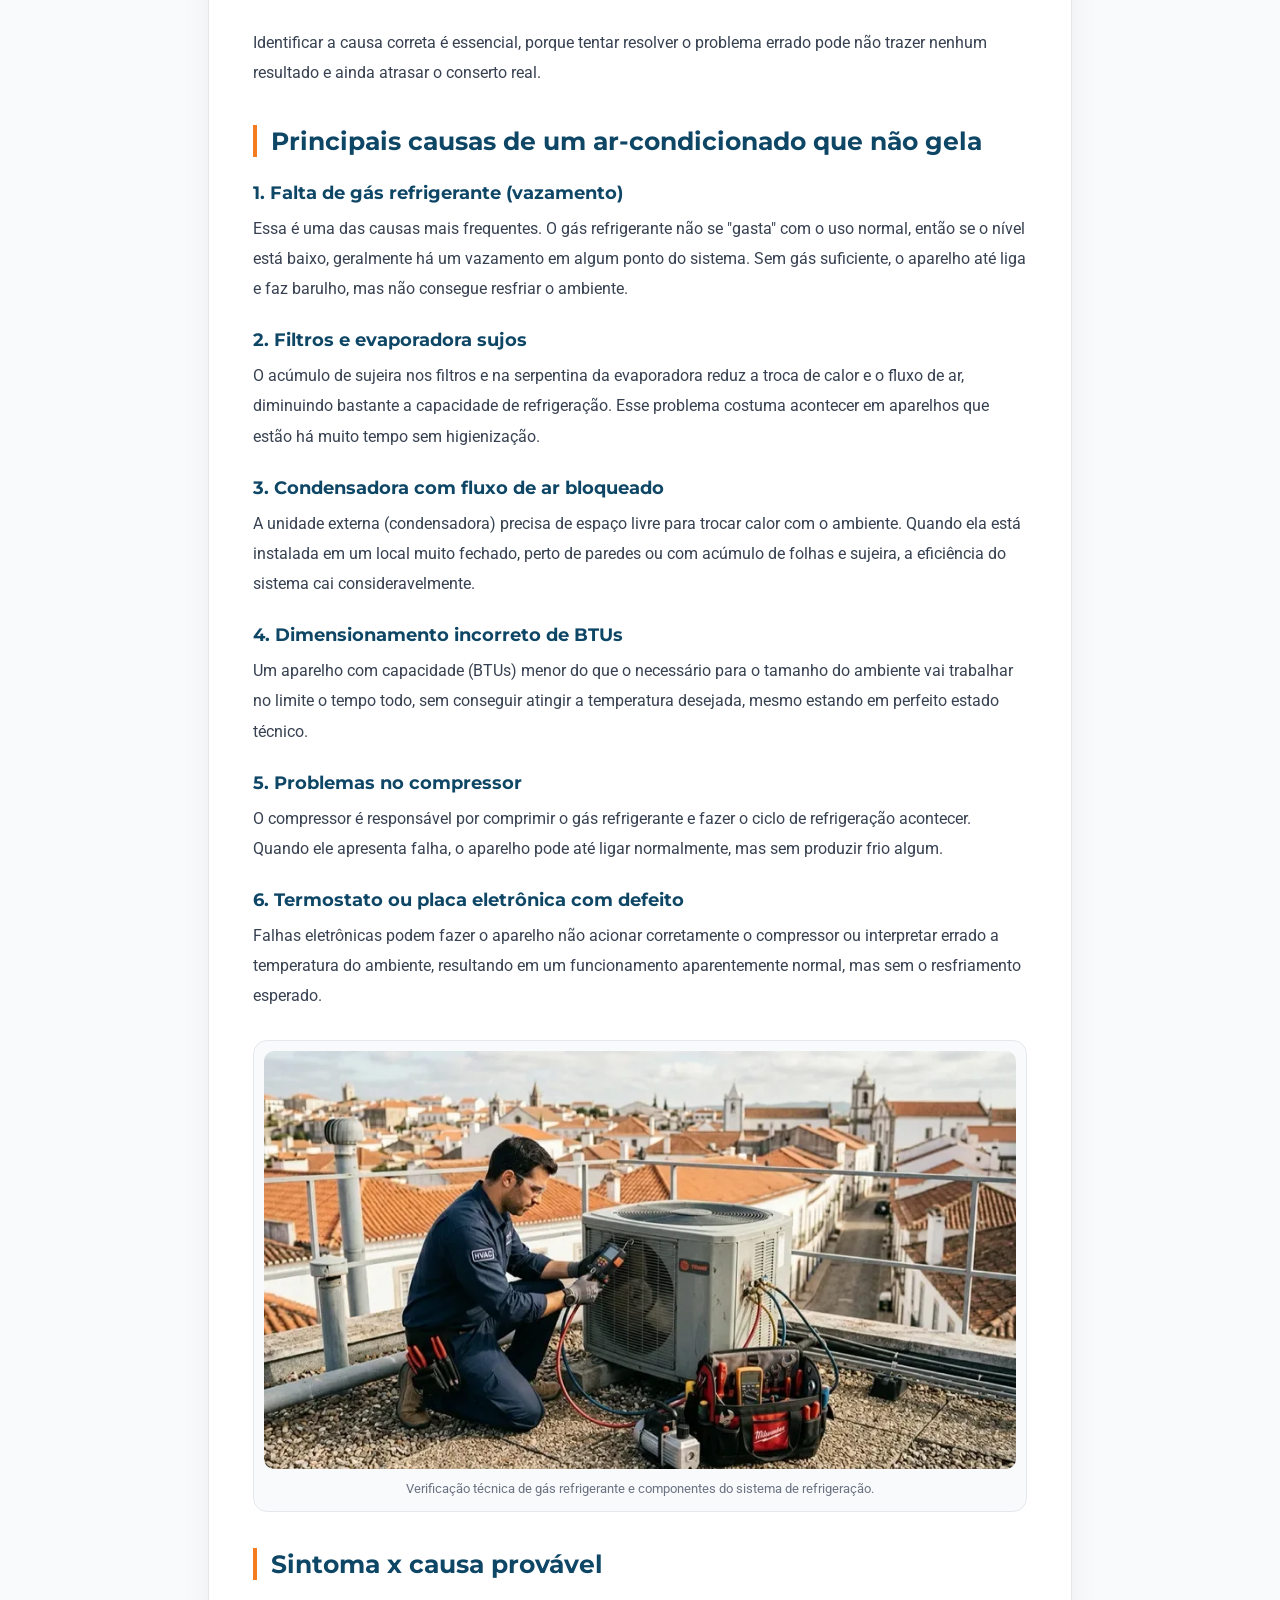
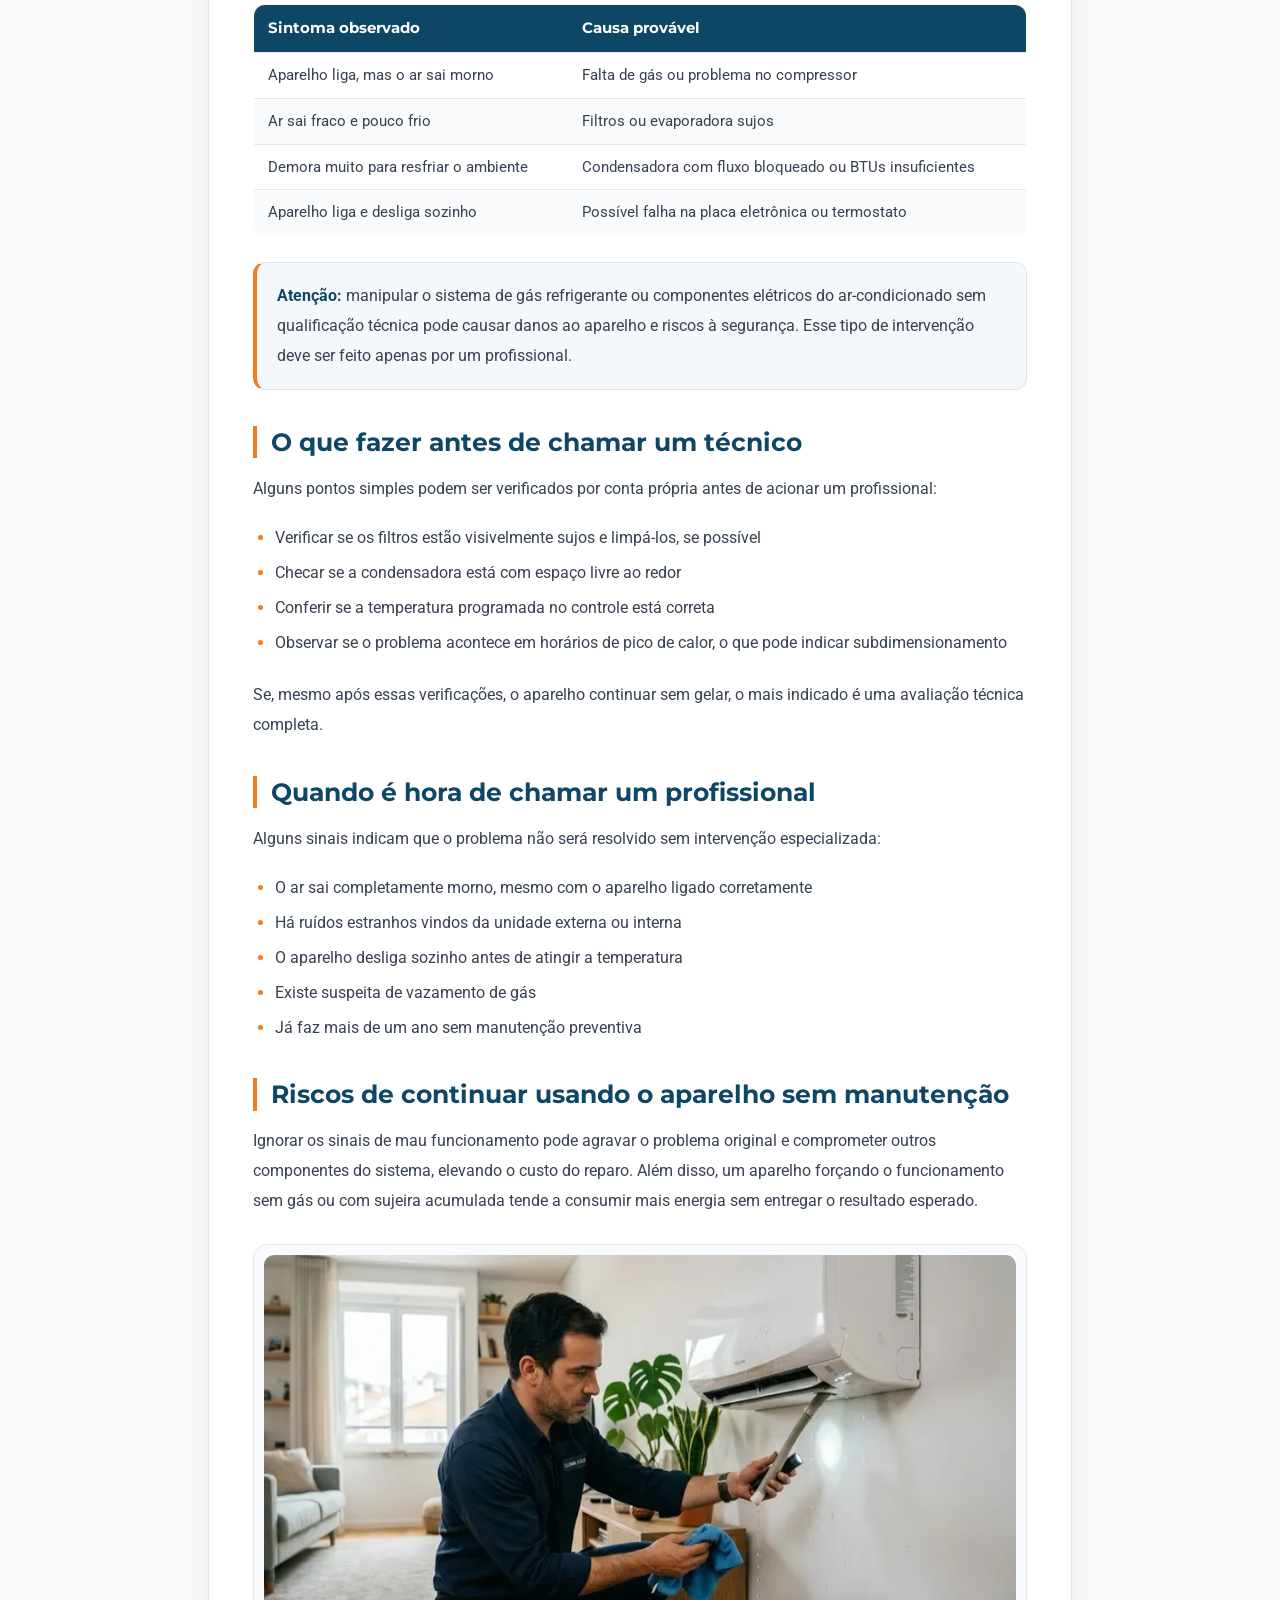
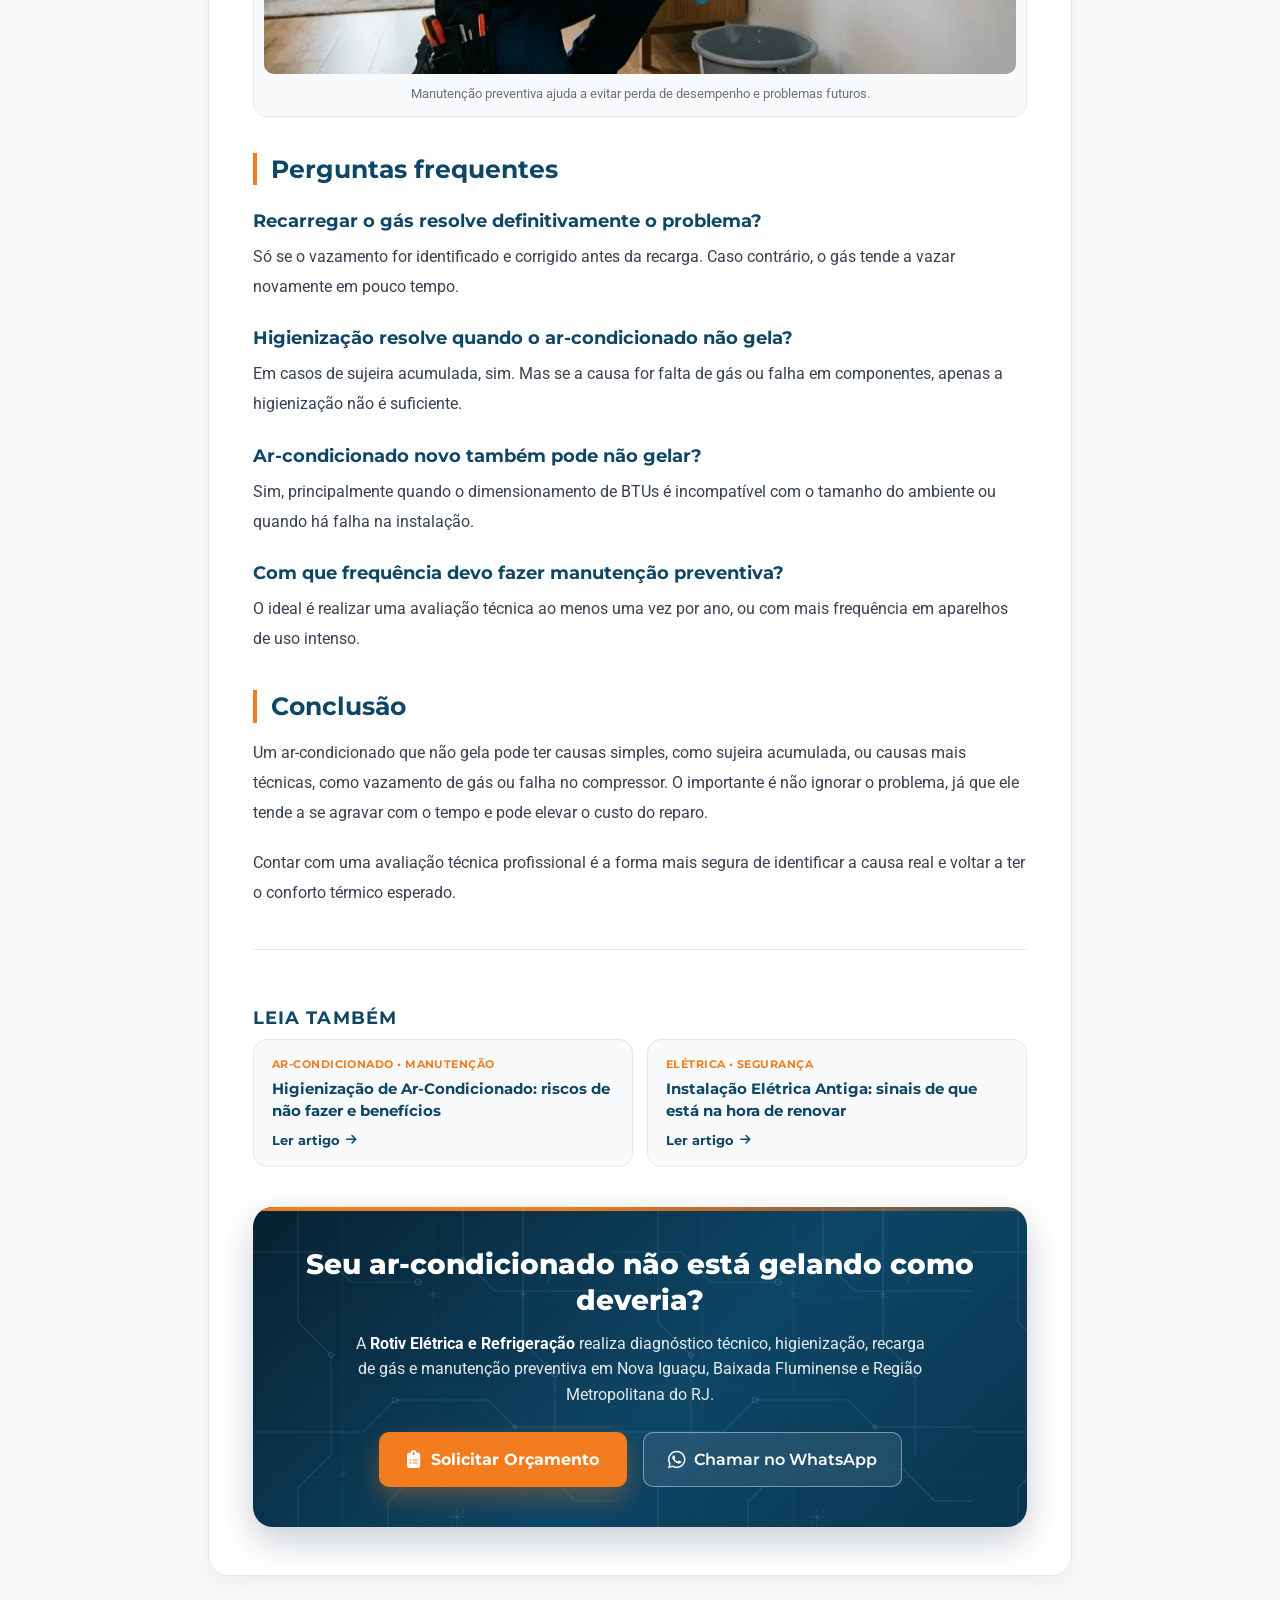
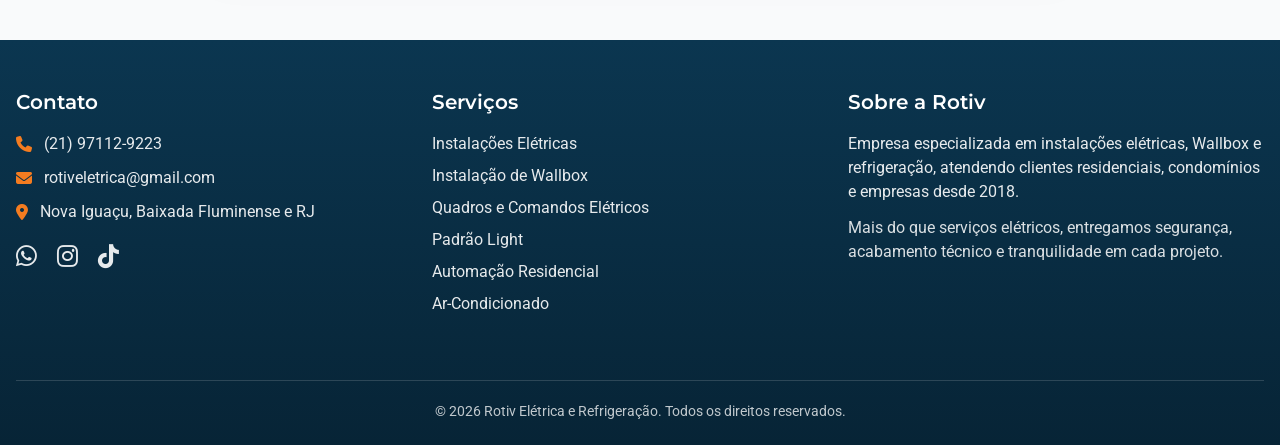
<file: blog/ar-condicionado-nao-gela-principais-causas.html>
<!DOCTYPE html>
<html lang="pt-BR">
<head>
    <meta charset="UTF-8">
    <link rel="icon" type="image/png" sizes="32x32" href="../imagens/favicon-32.png">
    <link rel="apple-touch-icon" sizes="180x180" href="../imagens/apple-touch-icon.png">
    <meta name="viewport" content="width=device-width, initial-scale=1.0">

    <title>Ar-condicionado não gela: principais causas e quando chamar um profissional | Blog Rotiv</title>
    <meta name="description" content="Descubra os principais motivos do ar-condicionado não gelar corretamente e quando é hora de chamar um técnico especializado em Nova Iguaçu e RJ.">
    <meta name="robots" content="index, follow">
    <link rel="canonical" href="https://rotiveletricarefrigeracao.com.br/blog/ar-condicionado-nao-gela-principais-causas.html">

    <!-- Open Graph -->
    <meta property="og:title" content="Ar-condicionado não gela: principais causas e quando chamar um profissional">
    <meta property="og:description" content="Descubra os principais motivos do ar-condicionado não gelar corretamente e quando é hora de chamar um técnico especializado.">
    <meta property="og:type" content="article">
    <meta property="og:url" content="https://rotiveletricarefrigeracao.com.br/blog/ar-condicionado-nao-gela-principais-causas.html">
    <meta property="og:image" content="https://rotiveletricarefrigeracao.com.br/imagens/og-rotiv.jpg">
    <meta property="og:locale" content="pt_BR">

    <!-- Twitter Card -->
    <meta name="twitter:card" content="summary_large_image">
    <meta name="twitter:title" content="Ar-condicionado não gela: principais causas e quando chamar um profissional">
    <meta name="twitter:description" content="Descubra os principais motivos do ar-condicionado não gelar corretamente e quando é hora de chamar um técnico.">
    <meta name="twitter:image" content="https://rotiveletricarefrigeracao.com.br/imagens/og-rotiv.jpg">

    <!-- Cor do navegador mobile -->
    <meta name="theme-color" content="#0E4666">

    <!-- Preconnect -->
    <link rel="preconnect" href="https://fonts.googleapis.com">
    <link rel="preconnect" href="https://fonts.gstatic.com" crossorigin>
<link rel="preconnect" href="https://cdnjs.cloudflare.com">
    <!-- Google Fonts não bloqueante -->
    <link rel="preload" as="style" href="https://fonts.googleapis.com/css2?family=Montserrat:wght@600;700;800&family=Roboto:wght@400;500;700&display=swap" onload="this.onload=null;this.rel='stylesheet'">
    <noscript><link rel="stylesheet" href="https://fonts.googleapis.com/css2?family=Montserrat:wght@600;700;800&family=Roboto:wght@400;500;700&display=swap"></noscript>

    <!-- Google Tag Manager -->                            <script async src="https://www.googletagmanager.com/gtag/js?id=G-QESLCNM5YY"></script>
<script>
  window.dataLayer = window.dataLayer || [];
  function gtag(){dataLayer.push(arguments);}
  gtag('js', new Date());
  gtag('config', 'G-QESLCNM5YY');
  gtag('config', 'AW-17170517876');
      function gtag_report_conversion(url) {
        var callback = function () {
          if (typeof(url) != 'undefined') {
            window.location = url;
          }
        };
        gtag('event', 'conversion', {
          'send_to': 'AW-17170517876/wMl_COiJyL0dEPSexfs_',
          'transport_type': 'beacon',
          'event_callback': callback
        });
        return false;
      }
      document.addEventListener('click', function (e) {
        var link = e.target && e.target.closest ? e.target.closest('a[href*="wa.me/"], a[href*="api.whatsapp.com/send"]') : null;
        if (link && typeof gtag_report_conversion === 'function') {
          gtag_report_conversion();
        }
      });
</script>

    <link rel="stylesheet" href="../css/tailwind.min.css?v=20261125n">
    <link rel="preload" as="style" href="https://cdnjs.cloudflare.com/ajax/libs/font-awesome/6.4.0/css/all.min.css" onload="this.onload=null;this.rel='stylesheet'">
    <noscript><link rel="stylesheet" href="https://cdnjs.cloudflare.com/ajax/libs/font-awesome/6.4.0/css/all.min.css"></noscript>
    <link rel="stylesheet" href="../css/style.min.css?v=20261125n">

    <script type="application/ld+json">
    {
        "@context": "https://schema.org",
        "@type": "Article",
        "headline": "Ar-condicionado não gela: principais causas e quando chamar um profissional",
        "description": "Descubra os principais motivos do ar-condicionado não gelar corretamente e quando é hora de chamar um técnico especializado em Nova Iguaçu e RJ.",
        "image": "https://rotiveletricarefrigeracao.com.br/imagens/blog/ar-condicionado-sem-gelar.webp",
        "datePublished": "2026-07-27",
        "dateModified": "2026-07-27",
        "author": {
            "@type": "Organization",
            "name": "Rotiv Elétrica e Refrigeração"
        },
        "publisher": {
            "@type": "Organization",
            "name": "Rotiv Elétrica e Refrigeração",
            "logo": {
                "@type": "ImageObject",
                "url": "https://rotiveletricarefrigeracao.com.br/imagens/logo-rotiv.png"
            }
        },
        "mainEntityOfPage": {
            "@type": "WebPage",
            "@id": "https://rotiveletricarefrigeracao.com.br/blog/ar-condicionado-nao-gela-principais-causas.html"
        }
    }
    </script>

    <script type="application/ld+json">
    {
        "@context": "https://schema.org",
        "@type": "BreadcrumbList",
        "itemListElement": [
            {
                "@type": "ListItem",
                "position": 1,
                "name": "Início",
                "item": "https://rotiveletricarefrigeracao.com.br/"
            },
            {
                "@type": "ListItem",
                "position": 2,
                "name": "Blog",
                "item": "https://rotiveletricarefrigeracao.com.br/blog/"
            },
            {
                "@type": "ListItem",
                "position": 3,
                "name": "Ar-condicionado não gela: principais causas e quando chamar um profissional",
                "item": "https://rotiveletricarefrigeracao.com.br/blog/ar-condicionado-nao-gela-principais-causas.html"
            }
        ]
    }
    </script>
</head>

<body class="font-sans bg-gray-50">

    <!-- HEADER -->
    <header class="bg-white shadow-sm border-b border-gray-100 sticky w-full z-50 top-0">
        <div class="container mx-auto px-4 py-3 flex justify-between items-center gap-4">
            <a href="../index.html" class="flex items-center flex-shrink-0" aria-label="Rotiv Elétrica e Refrigeração - Voltar ao início">
                <img src="../imagens/logo-rotiv.webp" alt="Rotiv Elétrica e Refrigeração" class="h-6 sm:h-7 w-auto" width="380" height="112" decoding="async">
            </a>

            <nav class="hidden md:flex items-center space-x-4 lg:space-x-6" aria-label="Menu principal">
                <a href="../index.html" class="text-Rotiv-blue hover:text-Rotiv-orange font-heading font-semibold text-sm transition-colors">Início</a>
                <a href="../index.html#servicos" class="text-Rotiv-blue hover:text-Rotiv-orange font-heading font-semibold text-sm transition-colors">Serviços</a>
                <a href="../index.html#areas-atendidas" class="text-Rotiv-blue hover:text-Rotiv-orange font-heading font-semibold text-sm transition-colors">Área</a>
                <a href="../index.html#galeria" class="text-Rotiv-blue hover:text-Rotiv-orange font-heading font-semibold text-sm transition-colors">Galeria</a>
                <a href="./" class="text-Rotiv-orange font-heading font-semibold text-sm transition-colors">Blog</a>
                <a href="#contato" class="text-Rotiv-blue hover:text-Rotiv-orange font-heading font-semibold text-sm transition-colors">Contato</a>
            </nav>

            <a
                href="../orcamento/"
                class="hidden lg:inline-flex items-center gap-2 bg-Rotiv-orange hover:bg-orange-600 text-white font-heading font-bold text-sm px-4 py-2.5 rounded-lg transition-colors shadow-sm"
            >
                <i class="fas fa-clipboard-list text-sm" aria-hidden="true"></i>
                Solicitar Orçamento
            </a>

            <button
                type="button"
                class="md:hidden text-Rotiv-blue p-2 rounded-lg focus:outline-none"
                id="menu-toggle"
                aria-label="Abrir menu"
                aria-expanded="false"
                aria-controls="mobile-menu"
            >
                <svg class="w-6 h-6" fill="none" stroke="currentColor" viewBox="0 0 24 24" aria-hidden="true">
                    <path stroke-linecap="round" stroke-linejoin="round" stroke-width="2" d="M4 6h16M4 12h16m-7 6h7"></path>
                </svg>
            </button>
        </div>

        <div class="md:hidden hidden absolute left-0 right-0 top-full bg-white w-full py-3 px-4 shadow-md border-t border-gray-100" id="mobile-menu" role="navigation" aria-label="Menu mobile">
            <div class="flex flex-col space-y-2">
                <a href="../index.html" class="text-Rotiv-blue hover:text-Rotiv-orange font-heading font-semibold py-2 text-center">Início</a>
                <a href="../index.html#servicos" class="text-Rotiv-blue hover:text-Rotiv-orange font-heading font-semibold py-2 text-center">Serviços</a>
                <a href="../index.html#areas-atendidas" class="text-Rotiv-blue hover:text-Rotiv-orange font-heading font-semibold py-2 text-center">Área</a>
                <a href="../index.html#galeria" class="text-Rotiv-blue hover:text-Rotiv-orange font-heading font-semibold py-2 text-center">Galeria</a>
                <a href="./" class="text-Rotiv-orange font-heading font-semibold py-2 text-center">Blog</a>
                <a href="#contato" class="text-Rotiv-blue hover:text-Rotiv-orange font-heading font-semibold py-2 text-center">Contato</a>
                <a href="../orcamento/" class="mt-2 inline-flex items-center justify-center gap-2 bg-Rotiv-orange text-white font-heading font-bold py-3 px-4 rounded-lg">
                    <i class="fas fa-clipboard-list" aria-hidden="true"></i> Solicitar Orçamento
                </a>
            </div>
        </div>
    </header>

    <main class="pt-8 sm:pt-10 pb-16">

        <!-- BREADCRUMB -->
        <div class="container mx-auto px-4 max-w-4xl mb-5">
            <nav class="text-sm text-gray-600 flex flex-wrap items-center gap-1.5" aria-label="Breadcrumb">
                <a href="../index.html" class="hover:text-Rotiv-orange transition-colors">Início</a>
                <span aria-hidden="true">/</span>
                <a href="./" class="hover:text-Rotiv-orange transition-colors">Blog</a>
                <span aria-hidden="true">/</span>
                <span class="text-Rotiv-blue font-semibold">Ar-Condicionado</span>
            </nav>
        </div>

        <!-- ARTIGO EDITORIAL ROTIV -->
        <div class="container mx-auto px-4 max-w-4xl">
            <article class="article-sheet article-content">
                <div class="article-sheet-inner">

                    <header class="article-header">
                        <span class="blog-cat-pill">Ar-Condicionado • Diagnóstico</span>
                        <h1>Ar-condicionado não gela: principais causas e quando chamar um profissional</h1>
                        <div class="article-meta-line">
                            <span><i class="far fa-calendar-alt mr-1.5" aria-hidden="true"></i>Publicado em <time datetime="2026-07-27">27 de julho de 2026</time></span>
                            <span aria-hidden="true">&bull;</span>
                            <span>Rotiv Elétrica e Refrigeração</span>
                        </div>
                    </header>

<p class="mb-6">
                Poucas coisas são tão incômodas quanto ligar o <strong>ar-condicionado</strong> em um dia quente e perceber que ele não está gelando como deveria. Esse é um dos problemas mais comuns relatados por clientes em Nova Iguaçu e em toda a região do Rio de Janeiro, especialmente durante os períodos de calor mais intenso.
            </p>

            <p class="mb-6">
                A boa notícia é que, na maioria dos casos, o problema tem explicação técnica e solução. Neste artigo, você vai entender as causas mais comuns de um ar-condicionado que perdeu a capacidade de refrigerar e em quais situações vale a pena chamar um profissional imediatamente.
            </p>

            <div class="blog-image">
                <img
                    src="../imagens/blog/ar-condicionado-sem-gelar.webp"
                    alt="Ar-condicionado sem gelar corretamente – problema comum em residências no Rio de Janeiro"
                    loading="lazy"
                    decoding="async"
                >
                <span>Ar-condicionado ligado, mas sem refrigerar o ambiente como esperado.</span>
            </div>

                    <nav class="article-toc" aria-label="Neste artigo">
                        <div class="article-toc-title">
                            <i class="fas fa-list-ul" aria-hidden="true"></i>
                            <span>Neste artigo</span>
                        </div>
                        <ul class="article-toc-list">
                            <li><a href="#por-que-o-ar-condicionado-pode-parar-de-gelar">Por que o ar-condicionado pode parar de gelar?</a></li>
                            <li><a href="#principais-causas-de-um-ar-condicionado-que-nao-gela">Principais causas de um ar-condicionado que não gela</a></li>
                            <li><a href="#sintoma-x-causa-provavel">Sintoma x causa provável</a></li>
                            <li><a href="#o-que-fazer-antes-de-chamar-um-tecnico">O que fazer antes de chamar um técnico</a></li>
                            <li><a href="#quando-e-hora-de-chamar-um-profissional">Quando é hora de chamar um profissional</a></li>
                            <li><a href="#riscos-de-continuar-usando-o-aparelho-sem-manutencao">Riscos de continuar usando o aparelho sem manutenção</a></li>
                            <li><a href="#perguntas-frequentes">Perguntas frequentes</a></li>
                            <li><a href="#conclusao">Conclusão</a></li>
                        </ul>
                    </nav>

<h2 id="por-que-o-ar-condicionado-pode-parar-de-gelar">Por que o ar-condicionado pode parar de gelar?</h2>

            <p class="mb-6">
                O ar-condicionado é um sistema que depende de vários componentes trabalhando em conjunto: gás refrigerante, compressor, evaporadora, condensadora e placa eletrônica. Quando qualquer um desses elementos apresenta falha, o resultado costuma ser o mesmo sintoma percebido pelo usuário — o ambiente não esfria.
            </p>

            <p class="mb-6">
                Identificar a causa correta é essencial, porque tentar resolver o problema errado pode não trazer nenhum resultado e ainda atrasar o conserto real.
            </p>

            <h2 id="principais-causas-de-um-ar-condicionado-que-nao-gela">Principais causas de um ar-condicionado que não gela</h2>

            <h3>1. Falta de gás refrigerante (vazamento)</h3>
            <p class="mb-6">
                Essa é uma das causas mais frequentes. O gás refrigerante não se "gasta" com o uso normal, então se o nível está baixo, geralmente há um vazamento em algum ponto do sistema. Sem gás suficiente, o aparelho até liga e faz barulho, mas não consegue resfriar o ambiente.
            </p>

            <h3>2. Filtros e evaporadora sujos</h3>
            <p class="mb-6">
                O acúmulo de sujeira nos filtros e na serpentina da evaporadora reduz a troca de calor e o fluxo de ar, diminuindo bastante a capacidade de refrigeração. Esse problema costuma acontecer em aparelhos que estão há muito tempo sem higienização.
            </p>

            <h3>3. Condensadora com fluxo de ar bloqueado</h3>
            <p class="mb-6">
                A unidade externa (condensadora) precisa de espaço livre para trocar calor com o ambiente. Quando ela está instalada em um local muito fechado, perto de paredes ou com acúmulo de folhas e sujeira, a eficiência do sistema cai consideravelmente.
            </p>

            <h3>4. Dimensionamento incorreto de BTUs</h3>
            <p class="mb-6">
                Um aparelho com capacidade (BTUs) menor do que o necessário para o tamanho do ambiente vai trabalhar no limite o tempo todo, sem conseguir atingir a temperatura desejada, mesmo estando em perfeito estado técnico.
            </p>

            <h3>5. Problemas no compressor</h3>
            <p class="mb-6">
                O compressor é responsável por comprimir o gás refrigerante e fazer o ciclo de refrigeração acontecer. Quando ele apresenta falha, o aparelho pode até ligar normalmente, mas sem produzir frio algum.
            </p>

            <h3>6. Termostato ou placa eletrônica com defeito</h3>
            <p class="mb-6">
                Falhas eletrônicas podem fazer o aparelho não acionar corretamente o compressor ou interpretar errado a temperatura do ambiente, resultando em um funcionamento aparentemente normal, mas sem o resfriamento esperado.
            </p>

            <div class="blog-image">
                <img
                    src="../imagens/blog/tecnico-verificando-gas-ar-condicionado.webp"
                    alt="Técnico da Rotiv verificando carga de gás refrigerante em ar-condicionado"
                    loading="lazy"
                    decoding="async"
                >
                <span>Verificação técnica de gás refrigerante e componentes do sistema de refrigeração.</span>
            </div>

            <h2 id="sintoma-x-causa-provavel">Sintoma x causa provável</h2>

            <table>
                <thead>
                    <tr>
                        <th>Sintoma observado</th>
                        <th>Causa provável</th>
                    </tr>
                </thead>
                <tbody>
                    <tr>
                        <td>Aparelho liga, mas o ar sai morno</td>
                        <td>Falta de gás ou problema no compressor</td>
                    </tr>
                    <tr>
                        <td>Ar sai fraco e pouco frio</td>
                        <td>Filtros ou evaporadora sujos</td>
                    </tr>
                    <tr>
                        <td>Demora muito para resfriar o ambiente</td>
                        <td>Condensadora com fluxo bloqueado ou BTUs insuficientes</td>
                    </tr>
                    <tr>
                        <td>Aparelho liga e desliga sozinho</td>
                        <td>Possível falha na placa eletrônica ou termostato</td>
                    </tr>
                </tbody>
            </table>

            <div class="alert-box">
                <p><strong>Atenção:</strong> manipular o sistema de gás refrigerante ou componentes elétricos do ar-condicionado sem qualificação técnica pode causar danos ao aparelho e riscos à segurança. Esse tipo de intervenção deve ser feito apenas por um profissional.</p>
            </div>

            <h2 id="o-que-fazer-antes-de-chamar-um-tecnico">O que fazer antes de chamar um técnico</h2>

            <p class="mb-6">
                Alguns pontos simples podem ser verificados por conta própria antes de acionar um profissional:
            </p>

            <ul>
                <li>Verificar se os filtros estão visivelmente sujos e limpá-los, se possível</li>
                <li>Checar se a condensadora está com espaço livre ao redor</li>
                <li>Conferir se a temperatura programada no controle está correta</li>
                <li>Observar se o problema acontece em horários de pico de calor, o que pode indicar subdimensionamento</li>
            </ul>

            <p class="mb-6">
                Se, mesmo após essas verificações, o aparelho continuar sem gelar, o mais indicado é uma avaliação técnica completa.
            </p>

            <h2 id="quando-e-hora-de-chamar-um-profissional">Quando é hora de chamar um profissional</h2>

            <p class="mb-6">
                Alguns sinais indicam que o problema não será resolvido sem intervenção especializada:
            </p>

            <ul>
                <li>O ar sai completamente morno, mesmo com o aparelho ligado corretamente</li>
                <li>Há ruídos estranhos vindos da unidade externa ou interna</li>
                <li>O aparelho desliga sozinho antes de atingir a temperatura</li>
                <li>Existe suspeita de vazamento de gás</li>
                <li>Já faz mais de um ano sem manutenção preventiva</li>
            </ul>

            <h2 id="riscos-de-continuar-usando-o-aparelho-sem-manutencao">Riscos de continuar usando o aparelho sem manutenção</h2>

            <p class="mb-6">
                Ignorar os sinais de mau funcionamento pode agravar o problema original e comprometer outros componentes do sistema, elevando o custo do reparo. Além disso, um aparelho forçando o funcionamento sem gás ou com sujeira acumulada tende a consumir mais energia sem entregar o resultado esperado.
            </p>

            <div class="blog-image">
                <img
                    src="../imagens/blog/ar-condicionado-manutencao-preventiva.webp"
                    alt="Manutenção preventiva de ar-condicionado realizada pela Rotiv em Nova Iguaçu"
                    loading="lazy"
                    decoding="async"
                >
                <span>Manutenção preventiva ajuda a evitar perda de desempenho e problemas futuros.</span>
            </div>

            <h2 id="perguntas-frequentes">Perguntas frequentes</h2>

            <h3>Recarregar o gás resolve definitivamente o problema?</h3>
            <p class="mb-6">
                Só se o vazamento for identificado e corrigido antes da recarga. Caso contrário, o gás tende a vazar novamente em pouco tempo.
            </p>

            <h3>Higienização resolve quando o ar-condicionado não gela?</h3>
            <p class="mb-6">
                Em casos de sujeira acumulada, sim. Mas se a causa for falta de gás ou falha em componentes, apenas a higienização não é suficiente.
            </p>

            <h3>Ar-condicionado novo também pode não gelar?</h3>
            <p class="mb-6">
                Sim, principalmente quando o dimensionamento de BTUs é incompatível com o tamanho do ambiente ou quando há falha na instalação.
            </p>

            <h3>Com que frequência devo fazer manutenção preventiva?</h3>
            <p class="mb-6">
                O ideal é realizar uma avaliação técnica ao menos uma vez por ano, ou com mais frequência em aparelhos de uso intenso.
            </p>

            <h2 id="conclusao">Conclusão</h2>

            <p class="mb-6">
                Um ar-condicionado que não gela pode ter causas simples, como sujeira acumulada, ou causas mais técnicas, como vazamento de gás ou falha no compressor. O importante é não ignorar o problema, já que ele tende a se agravar com o tempo e pode elevar o custo do reparo.
            </p>

            <p class="mb-6">
               Contar com uma avaliação técnica profissional é a forma mais segura de identificar a causa real e voltar a ter o conforto térmico esperado.
            </p>

                    <!-- LEIA TAMBÉM -->
                    <section class="article-related" aria-label="Artigos relacionados">
                        <h3 class="article-related-heading">Leia também</h3>
                        <div class="article-related-grid">
                        <a href="higienizacao-de-ar-condicionado.html" class="article-related-card">
                            <span class="article-related-cat">Ar-Condicionado • Manutenção</span>
                            <span class="article-related-title">Higienização de Ar-Condicionado: riscos de não fazer e benefícios</span>
                            <span class="article-related-more">Ler artigo <i class="fas fa-arrow-right text-xs" aria-hidden="true"></i></span>
                        </a>
                        <a href="instalacao-eletrica-quando-renovar.html" class="article-related-card">
                            <span class="article-related-cat">Elétrica • Segurança</span>
                            <span class="article-related-title">Instalação Elétrica Antiga: sinais de que está na hora de renovar</span>
                            <span class="article-related-more">Ler artigo <i class="fas fa-arrow-right text-xs" aria-hidden="true"></i></span>
                        </a>
                        </div>
                    </section>

                    <!-- CTA DUPLO -->
                    <div class="article-cta-box">
                        <div class="rotiv-hero-bg" aria-hidden="true"></div>
                        <div class="relative z-10">
                            <h3>Seu ar-condicionado não está gelando como deveria?</h3>
                            <p>A <strong class="text-white">Rotiv Elétrica e Refrigeração</strong> realiza diagnóstico técnico, higienização, recarga de gás e manutenção preventiva em Nova Iguaçu, Baixada Fluminense e Região Metropolitana do RJ.</p>
                            <div class="flex flex-col sm:flex-row justify-center gap-3 sm:gap-4">
                                <a href="../orcamento/?servico=ar" class="rotiv-hero-cta-primary text-base">
                                    <i class="fas fa-clipboard-list text-lg" aria-hidden="true"></i>
                                    <span>Solicitar Orçamento</span>
                                </a>
                                <a
                                    href="https://wa.me/5521971129223?text=Ol%C3%A1!%20Li%20o%20artigo%20sobre%20ar-condicionado%20que%20n%C3%A3o%20gela%20no%20site%20da%20Rotiv%20e%20gostaria%20de%20solicitar%20um%20or%C3%A7amento."
                                    target="_blank"
                                    rel="noopener noreferrer"
                                    class="rotiv-hero-cta-secondary text-base"
                                >
                                    <i class="fab fa-whatsapp text-xl" aria-hidden="true"></i>
                                    <span>Chamar no WhatsApp</span>
                                </a>
                            </div>
                        </div>
                    </div>

                </div>
            </article>
        </div>

    </main>

    <!-- FOOTER INSTITUCIONAL PADRONIZADO -->
    <footer id="contato" class="rotiv-footer text-white pt-10 sm:pt-12 pb-6">
        <div class="container mx-auto px-4">
            <div class="flex flex-wrap">

                <!-- Contato -->
                <div class="w-full md:w-1/3 mb-6 sm:mb-8 footer-section">
                    <h3 class="text-lg sm:text-xl font-semibold text-white mb-3 sm:mb-4">Contato</h3>
                    <p class="flex items-center mb-2.5 md:justify-start justify-center text-sm sm:text-base">
                        <i class="fas fa-phone mr-3 text-Rotiv-orange" aria-hidden="true"></i>
                        <a href="tel:+5521971129223" class="text-white text-opacity-90 hover:text-Rotiv-orange transition-colors">(21) 97112-9223</a>
                    </p>
                    <p class="flex items-center mb-2.5 md:justify-start justify-center text-sm sm:text-base">
                        <i class="fas fa-envelope mr-3 text-Rotiv-orange" aria-hidden="true"></i>
                        <a href="mailto:rotiveletrica@gmail.com" class="text-white text-opacity-90 hover:text-Rotiv-orange transition-colors">rotiveletrica@gmail.com</a>
                    </p>
                    <p class="flex items-center mb-2.5 md:justify-start justify-center text-sm sm:text-base text-white text-opacity-90">
                        <i class="fas fa-map-marker-alt mr-3 text-Rotiv-orange" aria-hidden="true"></i>
                        <span>Nova Iguaçu, Baixada Fluminense e RJ</span>
                    </p>
                    <div class="flex mt-5 md:justify-start justify-center gap-5">
                        <a href="https://wa.me/5521971129223?text=Ol%C3%A1%21%20Vim%20pelo%20blog%20da%20Rotiv%20e%20gostaria%20de%20solicitar%20um%20or%C3%A7amento." target="_blank" rel="noopener noreferrer" class="text-white text-opacity-90 hover:text-Rotiv-orange transition-colors" aria-label="WhatsApp da Rotiv">
                            <i class="fab fa-whatsapp text-xl sm:text-2xl" aria-hidden="true"></i>
                        </a>
                        <a href="https://www.instagram.com/rotiv2018/" target="_blank" rel="noopener noreferrer" class="text-white text-opacity-90 hover:text-Rotiv-orange transition-colors" aria-label="Instagram da Rotiv">
                            <i class="fab fa-instagram text-xl sm:text-2xl" aria-hidden="true"></i>
                        </a>
                        <a href="https://www.tiktok.com/@rotiv2018" target="_blank" rel="noopener noreferrer" class="text-white text-opacity-90 hover:text-Rotiv-orange transition-colors" aria-label="TikTok da Rotiv">
                            <i class="fab fa-tiktok text-xl sm:text-2xl" aria-hidden="true"></i>
                        </a>
                    </div>
                </div>

                <!-- Serviços -->
                <div class="w-full md:w-1/3 mb-6 sm:mb-8 footer-section">
                    <h3 class="text-lg sm:text-xl font-semibold text-white mb-3 sm:mb-4">Serviços</h3>
                    <ul class="space-y-1.5 sm:space-y-2 text-sm sm:text-base text-white text-opacity-90">
                        <li><a href="../index.html#servicos" class="hover:text-Rotiv-orange transition-colors">Instalações Elétricas</a></li>
                        <li><a href="../index.html#servicos" class="hover:text-Rotiv-orange transition-colors">Instalação de Wallbox</a></li>
                        <li><a href="../index.html#servicos" class="hover:text-Rotiv-orange transition-colors">Quadros e Comandos Elétricos</a></li>
                        <li><a href="../index.html#servicos" class="hover:text-Rotiv-orange transition-colors">Padrão Light</a></li>
                        <li><a href="../index.html#servicos" class="hover:text-Rotiv-orange transition-colors">Automação Residencial</a></li>
                        <li><a href="../index.html#servicos" class="hover:text-Rotiv-orange transition-colors">Ar-Condicionado</a></li>
                    </ul>
                </div>

                <!-- Sobre -->
                <div class="w-full md:w-1/3 mb-6 sm:mb-8 footer-section">
                    <h3 class="text-lg sm:text-xl font-semibold text-white mb-3 sm:mb-4">Sobre a Rotiv</h3>
                    <p class="mb-3 text-sm sm:text-base text-white text-opacity-90 leading-relaxed">
                        Empresa especializada em instalações elétricas, Wallbox e refrigeração, atendendo clientes residenciais, condomínios e empresas desde 2018.
                    </p>
                    <p class="text-sm sm:text-base text-white text-opacity-85 leading-relaxed">
                        Mais do que serviços elétricos, entregamos segurança, acabamento técnico e tranquilidade em cada projeto.
                    </p>
                </div>

            </div>

            <div class="border-t border-white border-opacity-15 mt-6 sm:mt-8 pt-5 text-center text-xs sm:text-sm text-white text-opacity-75">
                <p>&copy; <span id="current-year">2026</span> Rotiv Elétrica e Refrigeração. Todos os direitos reservados.</p>
            </div>
        </div>
    </footer>

    <!-- BOTÃO FLUTUANTE WHATSAPP -->
    <button
        type="button"
        onclick="openWhatsAppArticle()"
        aria-label="Entre em contato pelo WhatsApp"
        id="whatsapp-fab"
    >
        <i class="fab fa-whatsapp" aria-hidden="true"></i>
    </button>

    <script>
        // Menu mobile
        const menuToggle = document.getElementById('menu-toggle');
        const mobileMenu = document.getElementById('mobile-menu');
        if (menuToggle && mobileMenu) {
            menuToggle.addEventListener('click', () => {
                mobileMenu.classList.toggle('hidden');
                const expanded = !mobileMenu.classList.contains('hidden');
                menuToggle.setAttribute('aria-expanded', expanded);
            });
        }

        // Copyright dinâmico
        const yearEl = document.getElementById('current-year');
        if (yearEl) yearEl.textContent = new Date().getFullYear();

        // WhatsApp
        function openWhatsAppArticle() {
            const phoneNumber = "5521971129223";
            const message = encodeURIComponent("Olá! Li o artigo sobre ar-condicionado que não gela no site da Rotiv e gostaria de solicitar um orçamento.");
            if (typeof gtag_report_conversion === 'function') gtag_report_conversion();
            window.open(`https://wa.me/${phoneNumber}?text=${message}`, '_blank', 'noopener,noreferrer');
        }
    </script>

</body>
</html>
</file>
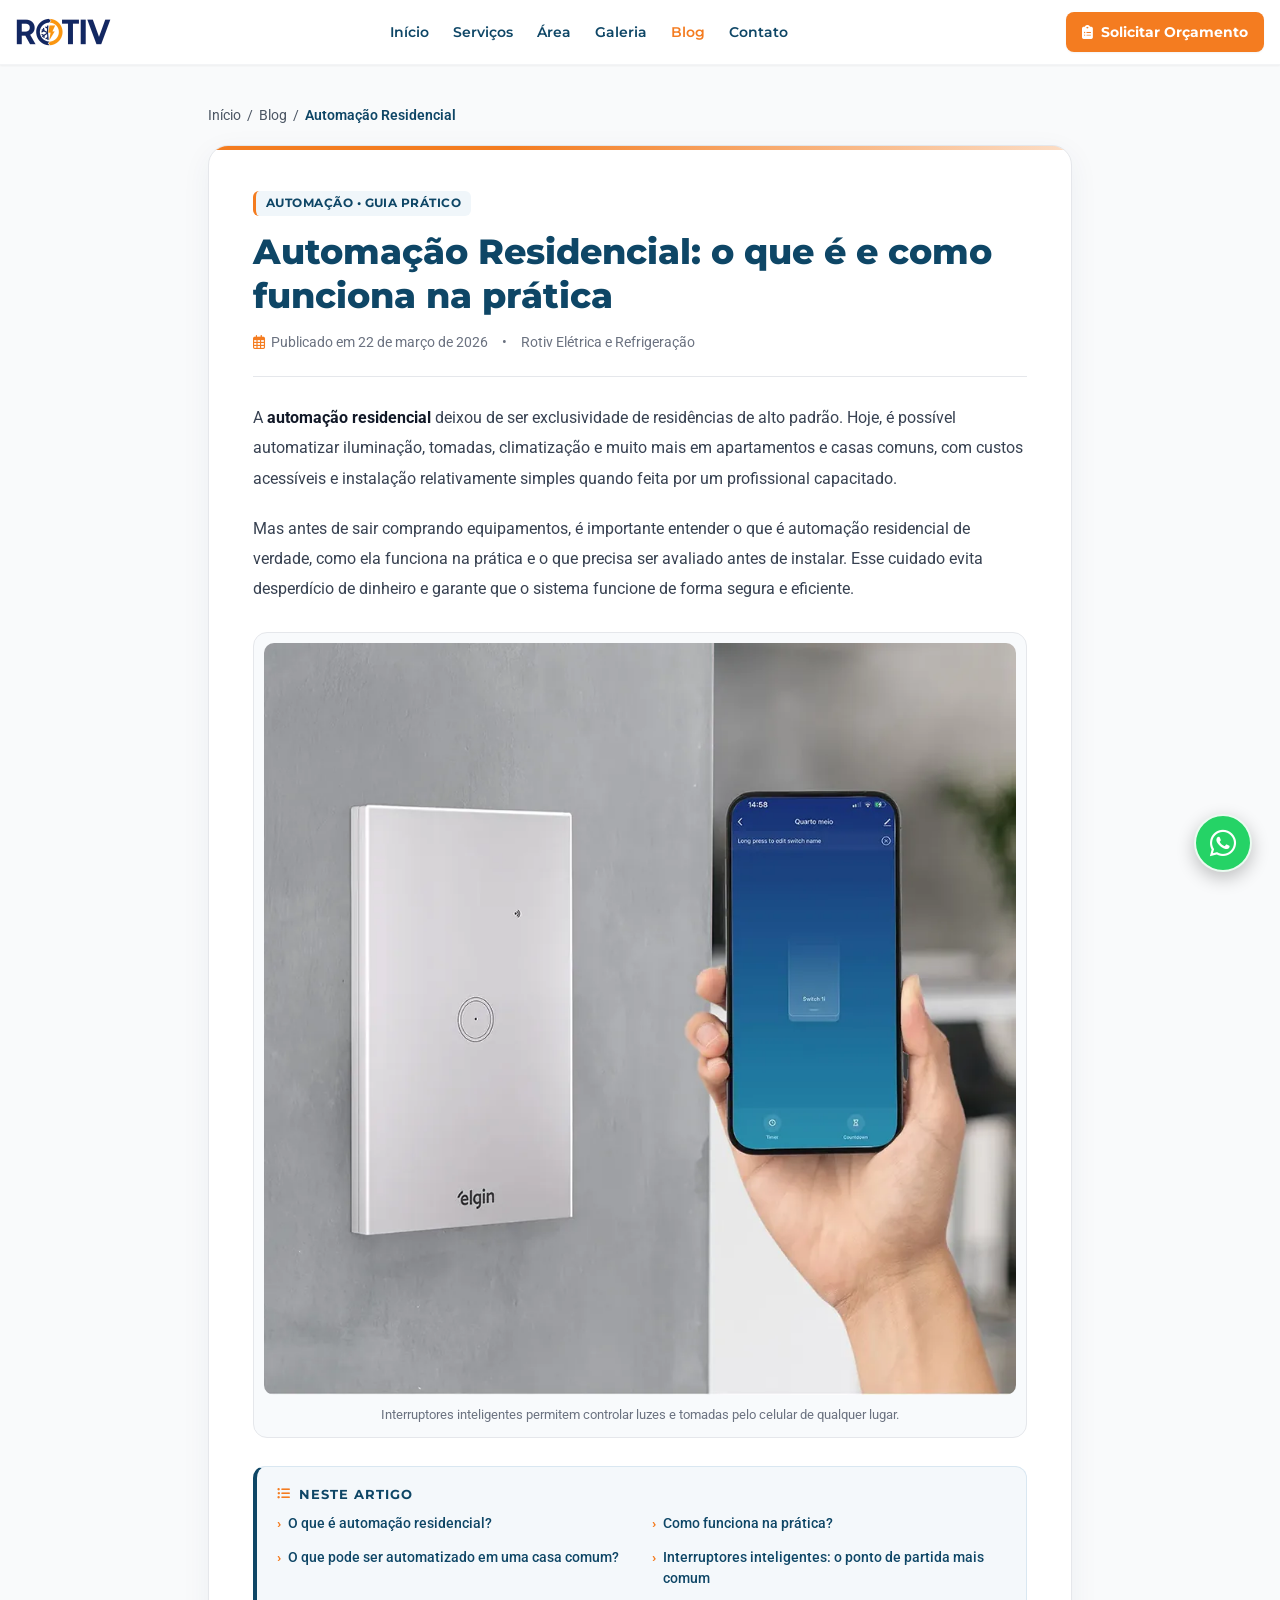
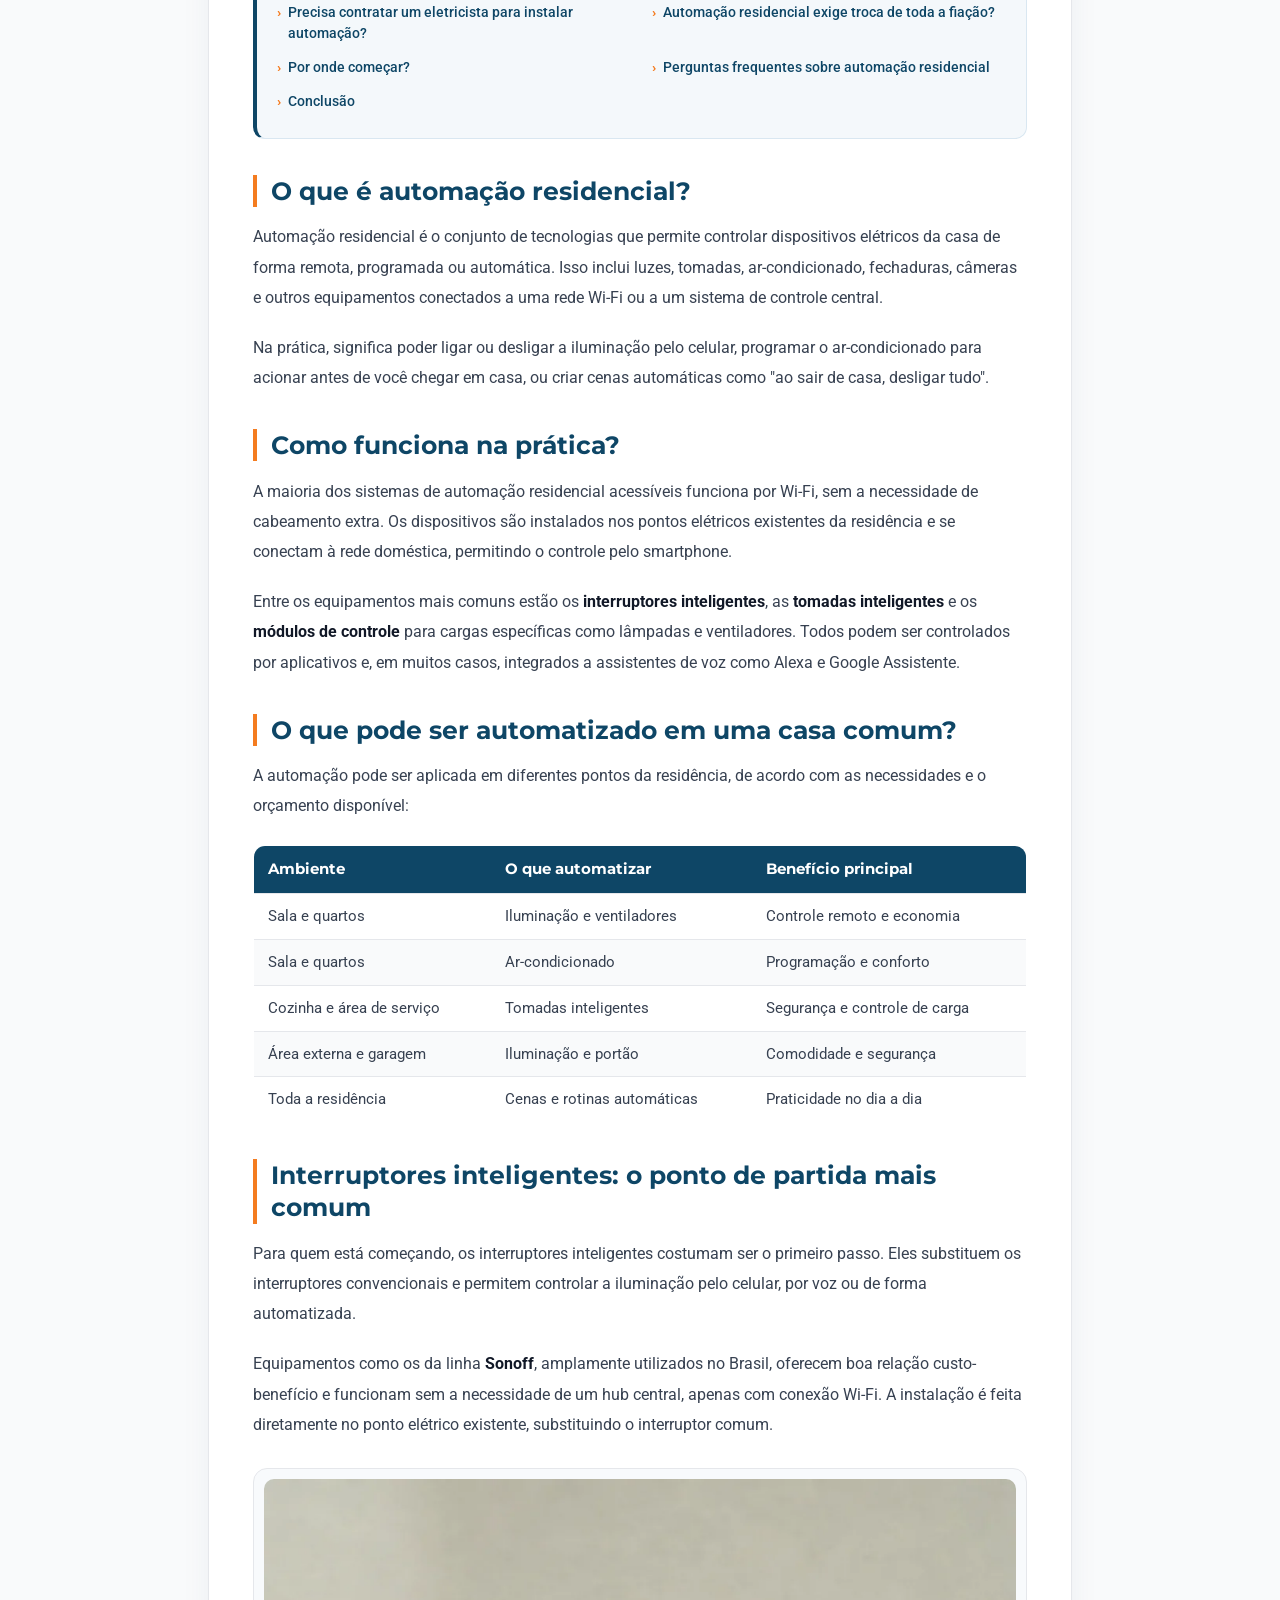
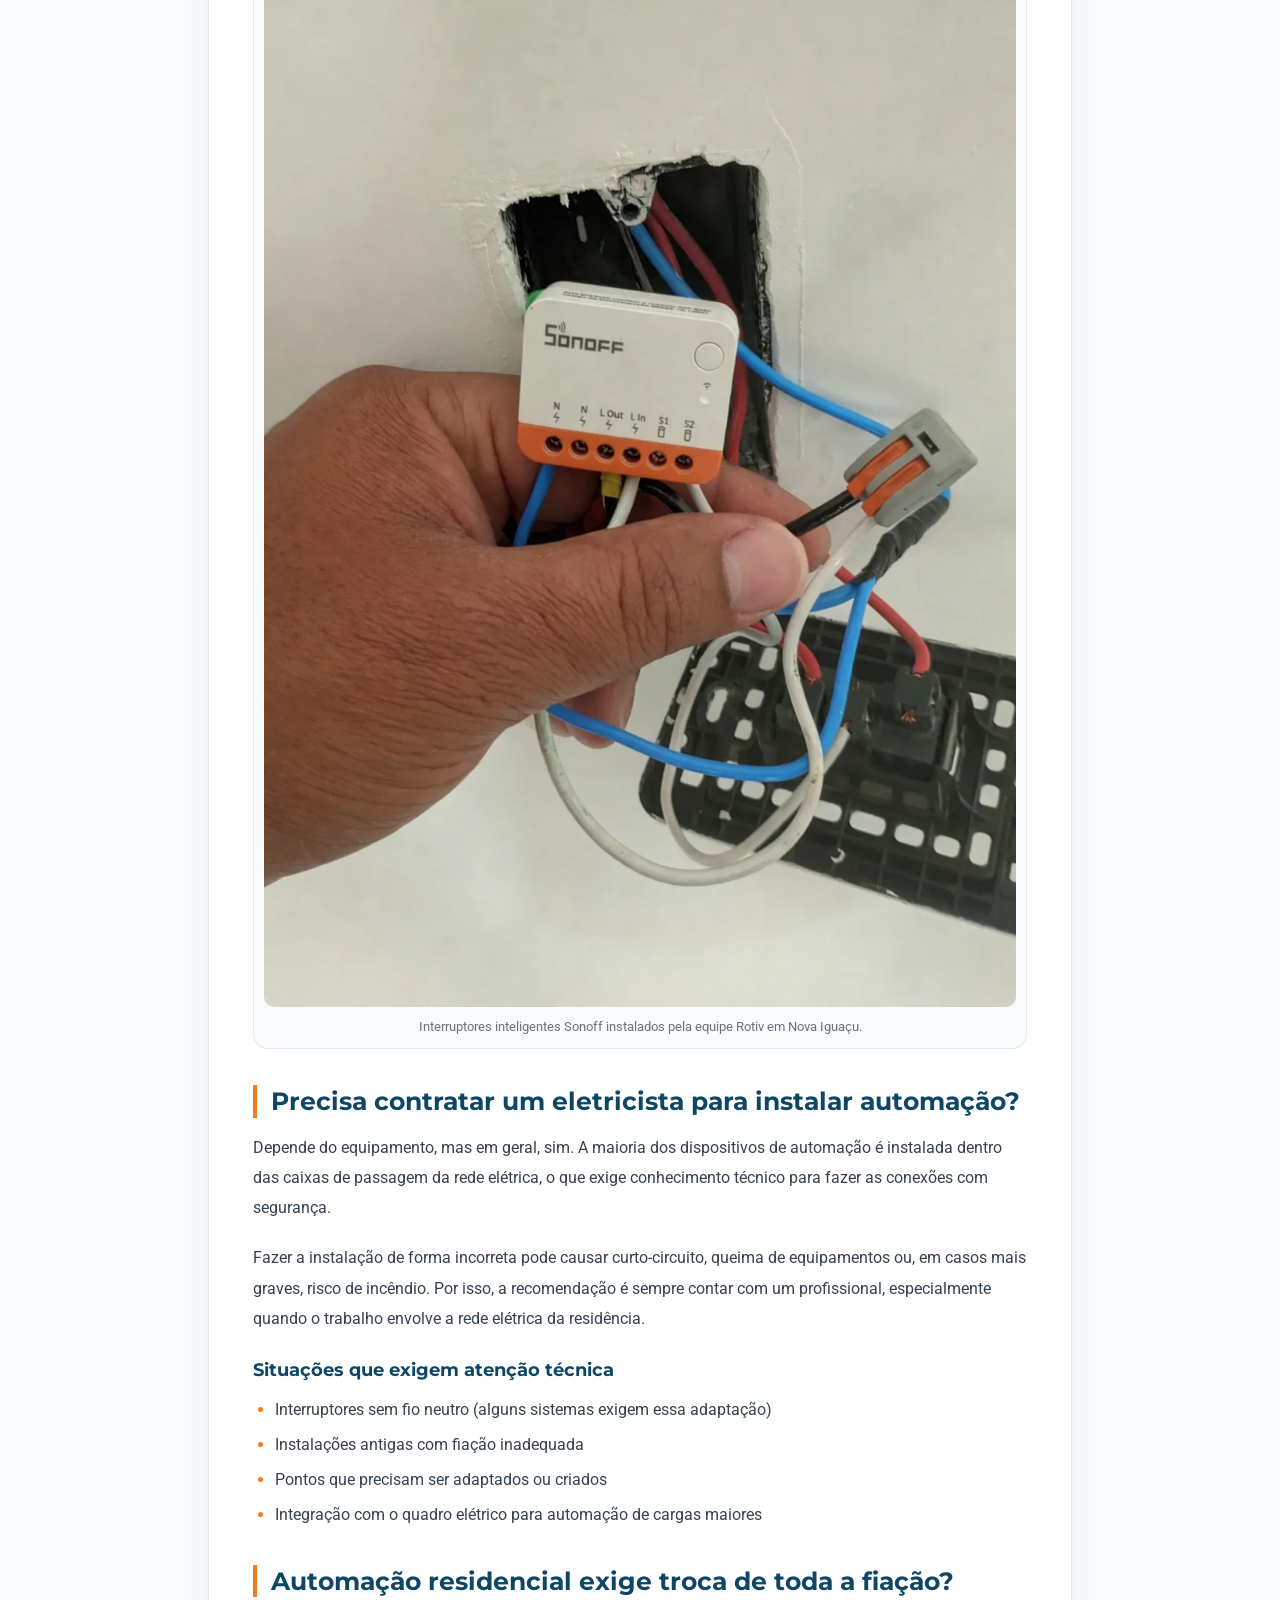
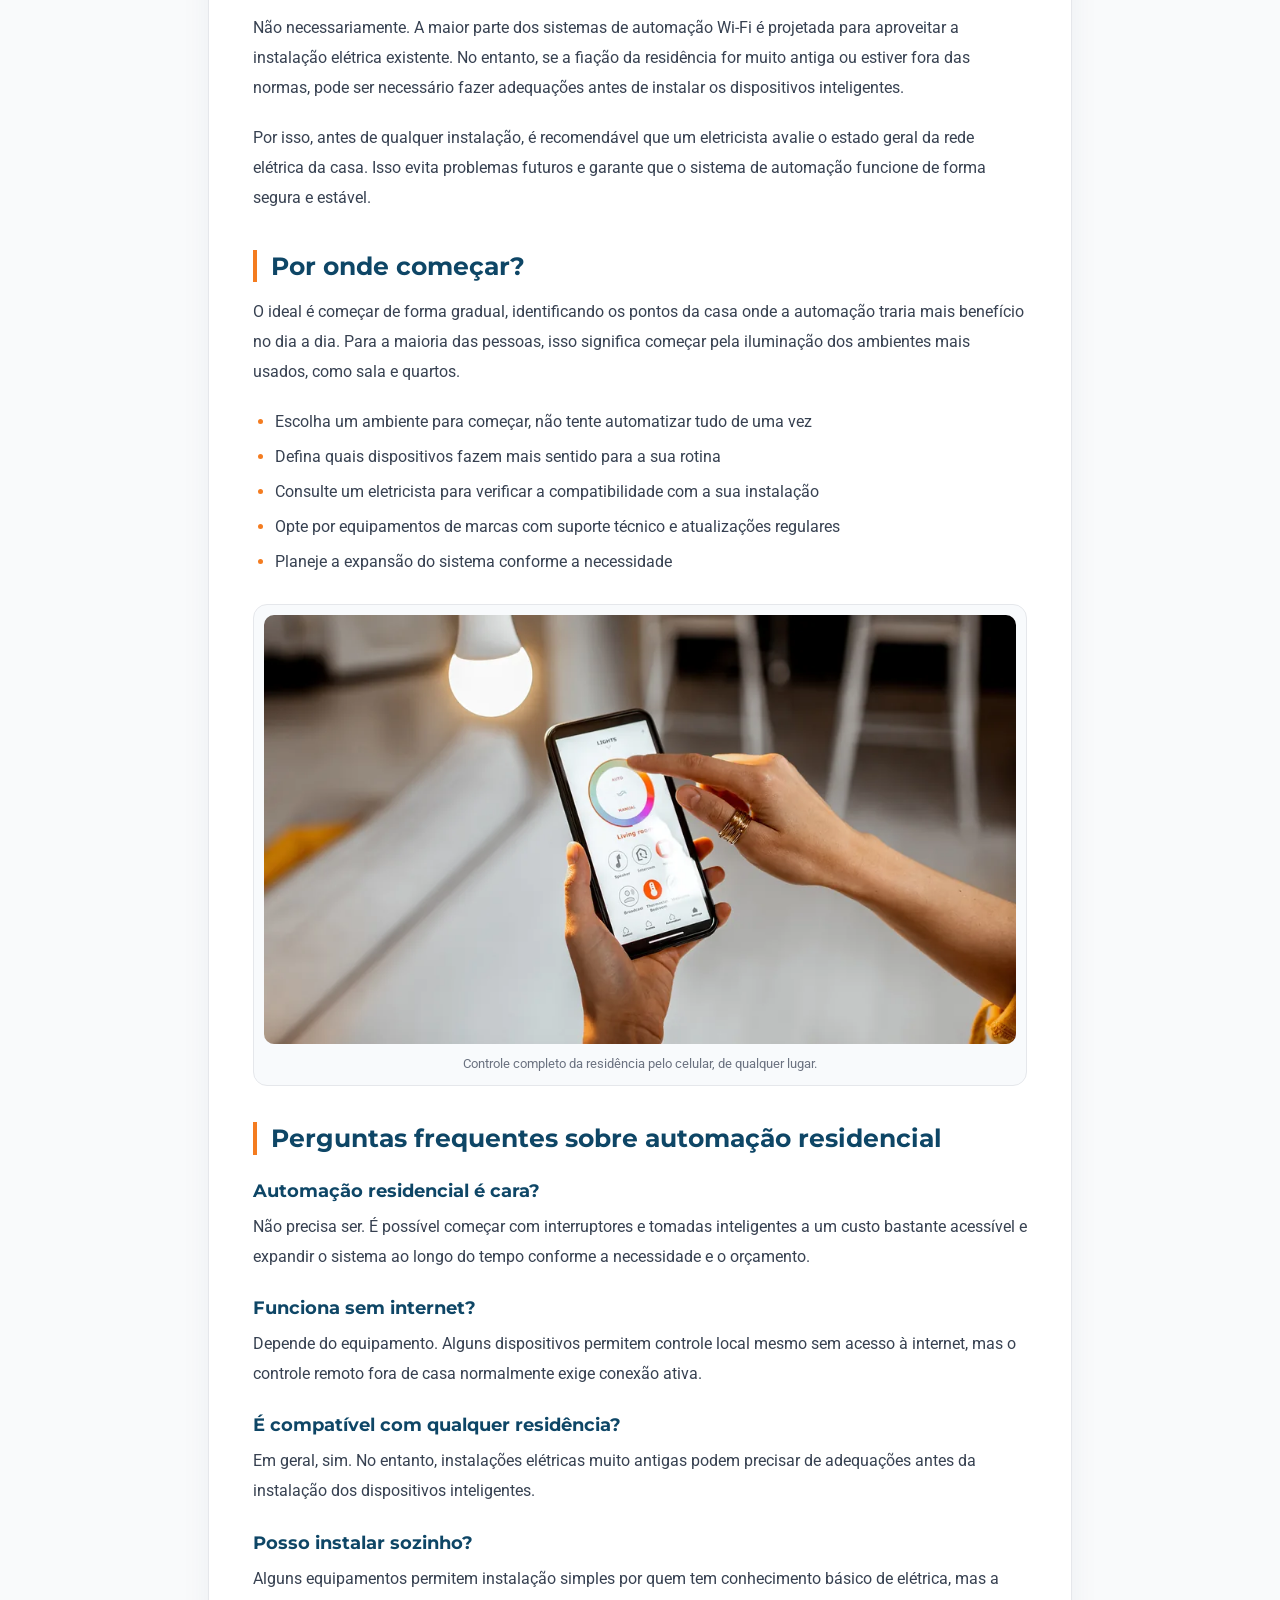
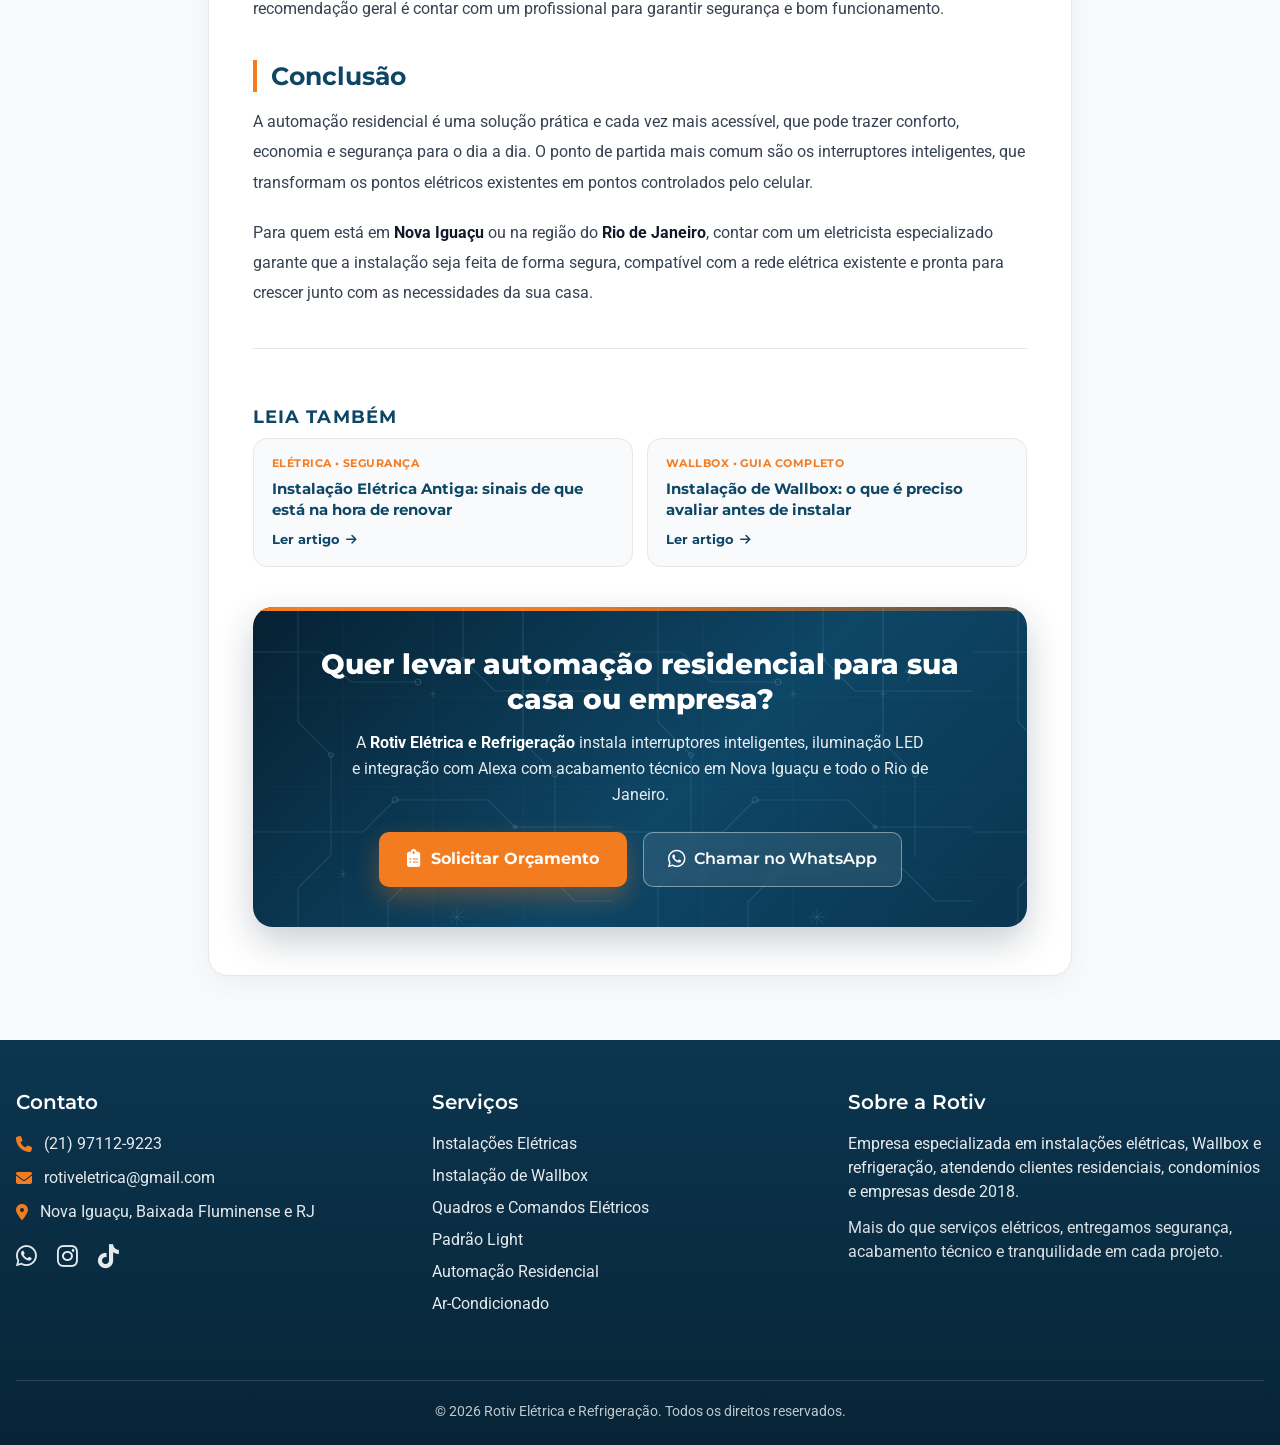
<file: blog/automacao-residencial-como-funciona.html>
<!DOCTYPE html>
<html lang="pt-BR">
<head>
    <meta charset="UTF-8">
    <link rel="icon" type="image/png" sizes="32x32" href="../imagens/favicon-32.png">
    <link rel="apple-touch-icon" sizes="180x180" href="../imagens/apple-touch-icon.png">
    <meta name="viewport" content="width=device-width, initial-scale=1.0">

    <title>Automação Residencial: O que é? Como Funciona? | Blog Rotiv</title>
    <meta name="description" content="Entenda o que é automação residencial, quais dispositivos podem ser instalados em casa e como dar os primeiros passos com segurança no Rio de Janeiro.">
    <meta name="robots" content="index, follow">
    <link rel="canonical" href="https://rotiveletricarefrigeracao.com.br/blog/automacao-residencial-como-funciona.html">

    <!-- Open Graph -->
    <meta property="og:title" content="Automação Residencial: O que é? Como Funciona?">
    <meta property="og:description" content="Entenda o que é automação residencial, quais dispositivos podem ser instalados em casa e como dar os primeiros passos com segurança no Rio de Janeiro.">
    <meta property="og:type" content="article">
    <meta property="og:url" content="https://rotiveletricarefrigeracao.com.br/blog/automacao-residencial-como-funciona.html">
    <meta property="og:image" content="https://rotiveletricarefrigeracao.com.br/imagens/og-rotiv.jpg">
    <meta property="og:locale" content="pt_BR">

    <!-- Twitter Card -->
    <meta name="twitter:card" content="summary_large_image">
    <meta name="twitter:title" content="Automação Residencial: O que é? Como Funciona?">
    <meta name="twitter:description" content="Entenda o que é automação residencial, quais dispositivos podem ser instalados em casa e como dar os primeiros passos com segurança no Rio de Janeiro.">
    <meta name="twitter:image" content="https://rotiveletricarefrigeracao.com.br/imagens/og-rotiv.jpg">

    <!-- Cor do navegador mobile -->
    <meta name="theme-color" content="#0E4666">

    <!-- Preconnect -->
    <link rel="preconnect" href="https://fonts.googleapis.com">
    <link rel="preconnect" href="https://fonts.gstatic.com" crossorigin>
<link rel="preconnect" href="https://cdnjs.cloudflare.com">
    <!-- Google Fonts não bloqueante -->
    <link rel="preload" as="style" href="https://fonts.googleapis.com/css2?family=Montserrat:wght@600;700;800&family=Roboto:wght@400;500;700&display=swap" onload="this.onload=null;this.rel='stylesheet'">
    <noscript><link rel="stylesheet" href="https://fonts.googleapis.com/css2?family=Montserrat:wght@600;700;800&family=Roboto:wght@400;500;700&display=swap"></noscript>

    <!-- Google Tag Manager -->                            <script async src="https://www.googletagmanager.com/gtag/js?id=G-QESLCNM5YY"></script>
<script>
  window.dataLayer = window.dataLayer || [];
  function gtag(){dataLayer.push(arguments);}
  gtag('js', new Date());
  gtag('config', 'G-QESLCNM5YY');
  gtag('config', 'AW-17170517876');
      function gtag_report_conversion(url) {
        var callback = function () {
          if (typeof(url) != 'undefined') {
            window.location = url;
          }
        };
        gtag('event', 'conversion', {
          'send_to': 'AW-17170517876/wMl_COiJyL0dEPSexfs_',
          'transport_type': 'beacon',
          'event_callback': callback
        });
        return false;
      }
      document.addEventListener('click', function (e) {
        var link = e.target && e.target.closest ? e.target.closest('a[href*="wa.me/"], a[href*="api.whatsapp.com/send"]') : null;
        if (link && typeof gtag_report_conversion === 'function') {
          gtag_report_conversion();
        }
      });
</script>

    <link rel="stylesheet" href="../css/tailwind.min.css?v=20261125n">
    <link rel="preload" as="style" href="https://cdnjs.cloudflare.com/ajax/libs/font-awesome/6.4.0/css/all.min.css" onload="this.onload=null;this.rel='stylesheet'">
    <noscript><link rel="stylesheet" href="https://cdnjs.cloudflare.com/ajax/libs/font-awesome/6.4.0/css/all.min.css"></noscript>
    <link rel="stylesheet" href="../css/style.min.css?v=20261125n">

    <script type="application/ld+json">
    {
        "@context": "https://schema.org",
        "@type": "Article",
        "headline": "Automação Residencial: O que é? Como Funciona?",
        "description": "Entenda o que é automação residencial, quais dispositivos podem ser instalados em casa e como dar os primeiros passos com segurança no Rio de Janeiro.",
        "image": "https://rotiveletricarefrigeracao.com.br/imagens/blog/automacao-residencial-interruptor.webp",
        "datePublished": "2026-03-22",
        "dateModified": "2026-03-22",
        "author": {
            "@type": "Organization",
            "name": "Rotiv Elétrica e Refrigeração"
        },
        "publisher": {
            "@type": "Organization",
            "name": "Rotiv Elétrica e Refrigeração",
            "logo": {
                "@type": "ImageObject",
                "url": "https://rotiveletricarefrigeracao.com.br/imagens/logo-rotiv.png"
            }
        },
        "mainEntityOfPage": {
            "@type": "WebPage",
            "@id": "https://rotiveletricarefrigeracao.com.br/blog/automacao-residencial-como-funciona.html"
        }
    }
    </script>

    <script type="application/ld+json">
    {
        "@context": "https://schema.org",
        "@type": "BreadcrumbList",
        "itemListElement": [
            {
                "@type": "ListItem",
                "position": 1,
                "name": "Início",
                "item": "https://rotiveletricarefrigeracao.com.br/"
            },
            {
                "@type": "ListItem",
                "position": 2,
                "name": "Blog",
                "item": "https://rotiveletricarefrigeracao.com.br/blog/"
            },
            {
                "@type": "ListItem",
                "position": 3,
                "name": "Automação Residencial: O que é? Como Funciona?",
                "item": "https://rotiveletricarefrigeracao.com.br/blog/automacao-residencial-como-funciona.html"
            }
        ]
    }
    </script>
</head>

<body class="font-sans bg-gray-50">

    <!-- HEADER -->
    <header class="bg-white shadow-sm border-b border-gray-100 sticky w-full z-50 top-0">
        <div class="container mx-auto px-4 py-3 flex justify-between items-center gap-4">
            <a href="../index.html" class="flex items-center flex-shrink-0" aria-label="Rotiv Elétrica e Refrigeração - Voltar ao início">
                <img src="../imagens/logo-rotiv.webp" alt="Rotiv Elétrica e Refrigeração" class="h-6 sm:h-7 w-auto" width="380" height="112" decoding="async">
            </a>

            <nav class="hidden md:flex items-center space-x-4 lg:space-x-6" aria-label="Menu principal">
                <a href="../index.html" class="text-Rotiv-blue hover:text-Rotiv-orange font-heading font-semibold text-sm transition-colors">Início</a>
                <a href="../index.html#servicos" class="text-Rotiv-blue hover:text-Rotiv-orange font-heading font-semibold text-sm transition-colors">Serviços</a>
                <a href="../index.html#areas-atendidas" class="text-Rotiv-blue hover:text-Rotiv-orange font-heading font-semibold text-sm transition-colors">Área</a>
                <a href="../index.html#galeria" class="text-Rotiv-blue hover:text-Rotiv-orange font-heading font-semibold text-sm transition-colors">Galeria</a>
                <a href="./" class="text-Rotiv-orange font-heading font-semibold text-sm transition-colors">Blog</a>
                <a href="#contato" class="text-Rotiv-blue hover:text-Rotiv-orange font-heading font-semibold text-sm transition-colors">Contato</a>
            </nav>

            <a
                href="../orcamento/"
                class="hidden lg:inline-flex items-center gap-2 bg-Rotiv-orange hover:bg-orange-600 text-white font-heading font-bold text-sm px-4 py-2.5 rounded-lg transition-colors shadow-sm"
            >
                <i class="fas fa-clipboard-list text-sm" aria-hidden="true"></i>
                Solicitar Orçamento
            </a>

            <button
                type="button"
                class="md:hidden text-Rotiv-blue p-2 rounded-lg focus:outline-none"
                id="menu-toggle"
                aria-label="Abrir menu"
                aria-expanded="false"
                aria-controls="mobile-menu"
            >
                <svg class="w-6 h-6" fill="none" stroke="currentColor" viewBox="0 0 24 24" aria-hidden="true">
                    <path stroke-linecap="round" stroke-linejoin="round" stroke-width="2" d="M4 6h16M4 12h16m-7 6h7"></path>
                </svg>
            </button>
        </div>

        <div class="md:hidden hidden absolute left-0 right-0 top-full bg-white w-full py-3 px-4 shadow-md border-t border-gray-100" id="mobile-menu" role="navigation" aria-label="Menu mobile">
            <div class="flex flex-col space-y-2">
                <a href="../index.html" class="text-Rotiv-blue hover:text-Rotiv-orange font-heading font-semibold py-2 text-center">Início</a>
                <a href="../index.html#servicos" class="text-Rotiv-blue hover:text-Rotiv-orange font-heading font-semibold py-2 text-center">Serviços</a>
                <a href="../index.html#areas-atendidas" class="text-Rotiv-blue hover:text-Rotiv-orange font-heading font-semibold py-2 text-center">Área</a>
                <a href="../index.html#galeria" class="text-Rotiv-blue hover:text-Rotiv-orange font-heading font-semibold py-2 text-center">Galeria</a>
                <a href="./" class="text-Rotiv-orange font-heading font-semibold py-2 text-center">Blog</a>
                <a href="#contato" class="text-Rotiv-blue hover:text-Rotiv-orange font-heading font-semibold py-2 text-center">Contato</a>
                <a href="../orcamento/" class="mt-2 inline-flex items-center justify-center gap-2 bg-Rotiv-orange text-white font-heading font-bold py-3 px-4 rounded-lg">
                    <i class="fas fa-clipboard-list" aria-hidden="true"></i> Solicitar Orçamento
                </a>
            </div>
        </div>
    </header>

    <main class="pt-8 sm:pt-10 pb-16">

        <!-- BREADCRUMB -->
        <div class="container mx-auto px-4 max-w-4xl mb-5">
            <nav class="text-sm text-gray-600 flex flex-wrap items-center gap-1.5" aria-label="Breadcrumb">
                <a href="../index.html" class="hover:text-Rotiv-orange transition-colors">Início</a>
                <span aria-hidden="true">/</span>
                <a href="./" class="hover:text-Rotiv-orange transition-colors">Blog</a>
                <span aria-hidden="true">/</span>
                <span class="text-Rotiv-blue font-semibold">Automação Residencial</span>
            </nav>
        </div>

        <!-- ARTIGO EDITORIAL ROTIV -->
        <div class="container mx-auto px-4 max-w-4xl">
            <article class="article-sheet article-content">
                <div class="article-sheet-inner">

                    <header class="article-header">
                        <span class="blog-cat-pill">Automação • Guia prático</span>
                        <h1>Automação Residencial: o que é e como funciona na prática</h1>
                        <div class="article-meta-line">
                            <span><i class="far fa-calendar-alt mr-1.5" aria-hidden="true"></i>Publicado em <time datetime="2026-03-22">22 de março de 2026</time></span>
                            <span aria-hidden="true">&bull;</span>
                            <span>Rotiv Elétrica e Refrigeração</span>
                        </div>
                    </header>

<p class="mb-6">
                A <strong>automação residencial</strong> deixou de ser exclusividade de residências de alto padrão. Hoje, é possível automatizar iluminação, tomadas, climatização e muito mais em apartamentos e casas comuns, com custos acessíveis e instalação relativamente simples quando feita por um profissional capacitado.
            </p>

            <p class="mb-6">
                Mas antes de sair comprando equipamentos, é importante entender o que é automação residencial de verdade, como ela funciona na prática e o que precisa ser avaliado antes de instalar. Esse cuidado evita desperdício de dinheiro e garante que o sistema funcione de forma segura e eficiente.
            </p>

            <div class="blog-image">
                <img
                    src="../imagens/blog/automacao-residencial-interruptor.webp"
                    alt="Interruptor inteligente Wi-Fi instalado em residência em Nova Iguaçu pela Rotiv"
                    loading="lazy"
                    decoding="async"
                >
                <span>Interruptores inteligentes permitem controlar luzes e tomadas pelo celular de qualquer lugar.</span>
            </div>

                    <nav class="article-toc" aria-label="Neste artigo">
                        <div class="article-toc-title">
                            <i class="fas fa-list-ul" aria-hidden="true"></i>
                            <span>Neste artigo</span>
                        </div>
                        <ul class="article-toc-list">
                            <li><a href="#o-que-e-automacao-residencial">O que é automação residencial?</a></li>
                            <li><a href="#como-funciona-na-pratica">Como funciona na prática?</a></li>
                            <li><a href="#o-que-pode-ser-automatizado-em-uma-casa-comum">O que pode ser automatizado em uma casa comum?</a></li>
                            <li><a href="#interruptores-inteligentes-o-ponto-de-partida-mais-comum">Interruptores inteligentes: o ponto de partida mais comum</a></li>
                            <li><a href="#precisa-contratar-um-eletricista-para-instalar-automacao">Precisa contratar um eletricista para instalar automação?</a></li>
                            <li><a href="#automacao-residencial-exige-troca-de-toda-a-fiacao">Automação residencial exige troca de toda a fiação?</a></li>
                            <li><a href="#por-onde-comecar">Por onde começar?</a></li>
                            <li><a href="#perguntas-frequentes-sobre-automacao-residencial">Perguntas frequentes sobre automação residencial</a></li>
                            <li><a href="#conclusao">Conclusão</a></li>
                        </ul>
                    </nav>

<h2 id="o-que-e-automacao-residencial">O que é automação residencial?</h2>

            <p class="mb-6">
                Automação residencial é o conjunto de tecnologias que permite controlar dispositivos elétricos da casa de forma remota, programada ou automática. Isso inclui luzes, tomadas, ar-condicionado, fechaduras, câmeras e outros equipamentos conectados a uma rede Wi-Fi ou a um sistema de controle central.
            </p>

            <p class="mb-6">
                Na prática, significa poder ligar ou desligar a iluminação pelo celular, programar o ar-condicionado para acionar antes de você chegar em casa, ou criar cenas automáticas como "ao sair de casa, desligar tudo".
            </p>

            <h2 id="como-funciona-na-pratica">Como funciona na prática?</h2>

            <p class="mb-6">
                A maioria dos sistemas de automação residencial acessíveis funciona por Wi-Fi, sem a necessidade de cabeamento extra. Os dispositivos são instalados nos pontos elétricos existentes da residência e se conectam à rede doméstica, permitindo o controle pelo smartphone.
            </p>

            <p class="mb-6">
                Entre os equipamentos mais comuns estão os <strong>interruptores inteligentes</strong>, as <strong>tomadas inteligentes</strong> e os <strong>módulos de controle</strong> para cargas específicas como lâmpadas e ventiladores. Todos podem ser controlados por aplicativos e, em muitos casos, integrados a assistentes de voz como Alexa e Google Assistente.
            </p>

            <h2 id="o-que-pode-ser-automatizado-em-uma-casa-comum">O que pode ser automatizado em uma casa comum?</h2>

            <p class="mb-6">
                A automação pode ser aplicada em diferentes pontos da residência, de acordo com as necessidades e o orçamento disponível:
            </p>

            <table>
                <thead>
                    <tr>
                        <th>Ambiente</th>
                        <th>O que automatizar</th>
                        <th>Benefício principal</th>
                    </tr>
                </thead>
                <tbody>
                    <tr>
                        <td>Sala e quartos</td>
                        <td>Iluminação e ventiladores</td>
                        <td>Controle remoto e economia</td>
                    </tr>
                    <tr>
                        <td>Sala e quartos</td>
                        <td>Ar-condicionado</td>
                        <td>Programação e conforto</td>
                    </tr>
                    <tr>
                        <td>Cozinha e área de serviço</td>
                        <td>Tomadas inteligentes</td>
                        <td>Segurança e controle de carga</td>
                    </tr>
                    <tr>
                        <td>Área externa e garagem</td>
                        <td>Iluminação e portão</td>
                        <td>Comodidade e segurança</td>
                    </tr>
                    <tr>
                        <td>Toda a residência</td>
                        <td>Cenas e rotinas automáticas</td>
                        <td>Praticidade no dia a dia</td>
                    </tr>
                </tbody>
            </table>

            <h2 id="interruptores-inteligentes-o-ponto-de-partida-mais-comum">Interruptores inteligentes: o ponto de partida mais comum</h2>

            <p class="mb-6">
                Para quem está começando, os interruptores inteligentes costumam ser o primeiro passo. Eles substituem os interruptores convencionais e permitem controlar a iluminação pelo celular, por voz ou de forma automatizada.
            </p>

            <p class="mb-6">
                Equipamentos como os da linha <strong>Sonoff</strong>, amplamente utilizados no Brasil, oferecem boa relação custo-benefício e funcionam sem a necessidade de um hub central, apenas com conexão Wi-Fi. A instalação é feita diretamente no ponto elétrico existente, substituindo o interruptor comum.
            </p>

            <div class="blog-image">
                <img
                    src="../imagens/blog/automacao-sonoff-instalacao.webp"
                    alt="Instalação de interruptor inteligente Sonoff em residência – Rotiv Nova Iguaçu"
                    loading="lazy"
                    decoding="async"
                >
                <span>Interruptores inteligentes Sonoff instalados pela equipe Rotiv em Nova Iguaçu.</span>
            </div>

            <h2 id="precisa-contratar-um-eletricista-para-instalar-automacao">Precisa contratar um eletricista para instalar automação?</h2>

            <p class="mb-6">
                Depende do equipamento, mas em geral, sim. A maioria dos dispositivos de automação é instalada dentro das caixas de passagem da rede elétrica, o que exige conhecimento técnico para fazer as conexões com segurança.
            </p>

            <p class="mb-6">
                Fazer a instalação de forma incorreta pode causar curto-circuito, queima de equipamentos ou, em casos mais graves, risco de incêndio. Por isso, a recomendação é sempre contar com um profissional, especialmente quando o trabalho envolve a rede elétrica da residência.
            </p>

            <h3>Situações que exigem atenção técnica</h3>
            <ul>
                <li>Interruptores sem fio neutro (alguns sistemas exigem essa adaptação)</li>
                <li>Instalações antigas com fiação inadequada</li>
                <li>Pontos que precisam ser adaptados ou criados</li>
                <li>Integração com o quadro elétrico para automação de cargas maiores</li>
            </ul>

            <h2 id="automacao-residencial-exige-troca-de-toda-a-fiacao">Automação residencial exige troca de toda a fiação?</h2>

            <p class="mb-6">
                Não necessariamente. A maior parte dos sistemas de automação Wi-Fi é projetada para aproveitar a instalação elétrica existente. No entanto, se a fiação da residência for muito antiga ou estiver fora das normas, pode ser necessário fazer adequações antes de instalar os dispositivos inteligentes.
            </p>

            <p class="mb-6">
                Por isso, antes de qualquer instalação, é recomendável que um eletricista avalie o estado geral da rede elétrica da casa. Isso evita problemas futuros e garante que o sistema de automação funcione de forma segura e estável.
            </p>

            <h2 id="por-onde-comecar">Por onde começar?</h2>

            <p class="mb-6">
                O ideal é começar de forma gradual, identificando os pontos da casa onde a automação traria mais benefício no dia a dia. Para a maioria das pessoas, isso significa começar pela iluminação dos ambientes mais usados, como sala e quartos.
            </p>

            <ul>
                <li>Escolha um ambiente para começar, não tente automatizar tudo de uma vez</li>
                <li>Defina quais dispositivos fazem mais sentido para a sua rotina</li>
                <li>Consulte um eletricista para verificar a compatibilidade com a sua instalação</li>
                <li>Opte por equipamentos de marcas com suporte técnico e atualizações regulares</li>
                <li>Planeje a expansão do sistema conforme a necessidade</li>
            </ul>

            <div class="blog-image">
                <img
                    src="../imagens/blog/automacao-app-controle.webp"
                    alt="Controle de automação residencial pelo celular – Rotiv Elétrica Nova Iguaçu"
                    loading="lazy"
                    decoding="async"
                >
                <span>Controle completo da residência pelo celular, de qualquer lugar.</span>
            </div>

            <h2 id="perguntas-frequentes-sobre-automacao-residencial">Perguntas frequentes sobre automação residencial</h2>

            <h3>Automação residencial é cara?</h3>
            <p class="mb-6">
                Não precisa ser. É possível começar com interruptores e tomadas inteligentes a um custo bastante acessível e expandir o sistema ao longo do tempo conforme a necessidade e o orçamento.
            </p>

            <h3>Funciona sem internet?</h3>
            <p class="mb-6">
                Depende do equipamento. Alguns dispositivos permitem controle local mesmo sem acesso à internet, mas o controle remoto fora de casa normalmente exige conexão ativa.
            </p>

            <h3>É compatível com qualquer residência?</h3>
            <p class="mb-6">
                Em geral, sim. No entanto, instalações elétricas muito antigas podem precisar de adequações antes da instalação dos dispositivos inteligentes.
            </p>

            <h3>Posso instalar sozinho?</h3>
            <p class="mb-6">
                Alguns equipamentos permitem instalação simples por quem tem conhecimento básico de elétrica, mas a recomendação geral é contar com um profissional para garantir segurança e bom funcionamento.
            </p>

            <h2 id="conclusao">Conclusão</h2>

            <p class="mb-6">
                A automação residencial é uma solução prática e cada vez mais acessível, que pode trazer conforto, economia e segurança para o dia a dia. O ponto de partida mais comum são os interruptores inteligentes, que transformam os pontos elétricos existentes em pontos controlados pelo celular.
            </p>

            <p class="mb-6">
                Para quem está em <strong>Nova Iguaçu</strong> ou na região do <strong>Rio de Janeiro</strong>, contar com um eletricista especializado garante que a instalação seja feita de forma segura, compatível com a rede elétrica existente e pronta para crescer junto com as necessidades da sua casa.
            </p>

                    <!-- LEIA TAMBÉM -->
                    <section class="article-related" aria-label="Artigos relacionados">
                        <h3 class="article-related-heading">Leia também</h3>
                        <div class="article-related-grid">
                        <a href="instalacao-eletrica-quando-renovar.html" class="article-related-card">
                            <span class="article-related-cat">Elétrica • Segurança</span>
                            <span class="article-related-title">Instalação Elétrica Antiga: sinais de que está na hora de renovar</span>
                            <span class="article-related-more">Ler artigo <i class="fas fa-arrow-right text-xs" aria-hidden="true"></i></span>
                        </a>
                        <a href="instalacao-de-wallbox-o-que-avaliar.html" class="article-related-card">
                            <span class="article-related-cat">Wallbox • Guia completo</span>
                            <span class="article-related-title">Instalação de Wallbox: o que é preciso avaliar antes de instalar</span>
                            <span class="article-related-more">Ler artigo <i class="fas fa-arrow-right text-xs" aria-hidden="true"></i></span>
                        </a>
                        </div>
                    </section>

                    <!-- CTA DUPLO -->
                    <div class="article-cta-box">
                        <div class="rotiv-hero-bg" aria-hidden="true"></div>
                        <div class="relative z-10">
                            <h3>Quer levar automação residencial para sua casa ou empresa?</h3>
                            <p>A <strong class="text-white">Rotiv Elétrica e Refrigeração</strong> instala interruptores inteligentes, iluminação LED e integração com Alexa com acabamento técnico em Nova Iguaçu e todo o Rio de Janeiro.</p>
                            <div class="flex flex-col sm:flex-row justify-center gap-3 sm:gap-4">
                                <a href="../orcamento/?servico=eletrica&grupo=automacao" class="rotiv-hero-cta-primary text-base">
                                    <i class="fas fa-clipboard-list text-lg" aria-hidden="true"></i>
                                    <span>Solicitar Orçamento</span>
                                </a>
                                <a
                                    href="https://wa.me/5521971129223?text=Ol%C3%A1!%20Li%20o%20artigo%20sobre%20automa%C3%A7%C3%A3o%20residencial%20no%20site%20da%20Rotiv%20e%20gostaria%20de%20solicitar%20um%20or%C3%A7amento."
                                    target="_blank"
                                    rel="noopener noreferrer"
                                    class="rotiv-hero-cta-secondary text-base"
                                >
                                    <i class="fab fa-whatsapp text-xl" aria-hidden="true"></i>
                                    <span>Chamar no WhatsApp</span>
                                </a>
                            </div>
                        </div>
                    </div>

                </div>
            </article>
        </div>

    </main>

    <!-- FOOTER INSTITUCIONAL PADRONIZADO -->
    <footer id="contato" class="rotiv-footer text-white pt-10 sm:pt-12 pb-6">
        <div class="container mx-auto px-4">
            <div class="flex flex-wrap">

                <!-- Contato -->
                <div class="w-full md:w-1/3 mb-6 sm:mb-8 footer-section">
                    <h3 class="text-lg sm:text-xl font-semibold text-white mb-3 sm:mb-4">Contato</h3>
                    <p class="flex items-center mb-2.5 md:justify-start justify-center text-sm sm:text-base">
                        <i class="fas fa-phone mr-3 text-Rotiv-orange" aria-hidden="true"></i>
                        <a href="tel:+5521971129223" class="text-white text-opacity-90 hover:text-Rotiv-orange transition-colors">(21) 97112-9223</a>
                    </p>
                    <p class="flex items-center mb-2.5 md:justify-start justify-center text-sm sm:text-base">
                        <i class="fas fa-envelope mr-3 text-Rotiv-orange" aria-hidden="true"></i>
                        <a href="mailto:rotiveletrica@gmail.com" class="text-white text-opacity-90 hover:text-Rotiv-orange transition-colors">rotiveletrica@gmail.com</a>
                    </p>
                    <p class="flex items-center mb-2.5 md:justify-start justify-center text-sm sm:text-base text-white text-opacity-90">
                        <i class="fas fa-map-marker-alt mr-3 text-Rotiv-orange" aria-hidden="true"></i>
                        <span>Nova Iguaçu, Baixada Fluminense e RJ</span>
                    </p>
                    <div class="flex mt-5 md:justify-start justify-center gap-5">
                        <a href="https://wa.me/5521971129223?text=Ol%C3%A1%21%20Vim%20pelo%20blog%20da%20Rotiv%20e%20gostaria%20de%20solicitar%20um%20or%C3%A7amento." target="_blank" rel="noopener noreferrer" class="text-white text-opacity-90 hover:text-Rotiv-orange transition-colors" aria-label="WhatsApp da Rotiv">
                            <i class="fab fa-whatsapp text-xl sm:text-2xl" aria-hidden="true"></i>
                        </a>
                        <a href="https://www.instagram.com/rotiv2018/" target="_blank" rel="noopener noreferrer" class="text-white text-opacity-90 hover:text-Rotiv-orange transition-colors" aria-label="Instagram da Rotiv">
                            <i class="fab fa-instagram text-xl sm:text-2xl" aria-hidden="true"></i>
                        </a>
                        <a href="https://www.tiktok.com/@rotiv2018" target="_blank" rel="noopener noreferrer" class="text-white text-opacity-90 hover:text-Rotiv-orange transition-colors" aria-label="TikTok da Rotiv">
                            <i class="fab fa-tiktok text-xl sm:text-2xl" aria-hidden="true"></i>
                        </a>
                    </div>
                </div>

                <!-- Serviços -->
                <div class="w-full md:w-1/3 mb-6 sm:mb-8 footer-section">
                    <h3 class="text-lg sm:text-xl font-semibold text-white mb-3 sm:mb-4">Serviços</h3>
                    <ul class="space-y-1.5 sm:space-y-2 text-sm sm:text-base text-white text-opacity-90">
                        <li><a href="../index.html#servicos" class="hover:text-Rotiv-orange transition-colors">Instalações Elétricas</a></li>
                        <li><a href="../index.html#servicos" class="hover:text-Rotiv-orange transition-colors">Instalação de Wallbox</a></li>
                        <li><a href="../index.html#servicos" class="hover:text-Rotiv-orange transition-colors">Quadros e Comandos Elétricos</a></li>
                        <li><a href="../index.html#servicos" class="hover:text-Rotiv-orange transition-colors">Padrão Light</a></li>
                        <li><a href="../index.html#servicos" class="hover:text-Rotiv-orange transition-colors">Automação Residencial</a></li>
                        <li><a href="../index.html#servicos" class="hover:text-Rotiv-orange transition-colors">Ar-Condicionado</a></li>
                    </ul>
                </div>

                <!-- Sobre -->
                <div class="w-full md:w-1/3 mb-6 sm:mb-8 footer-section">
                    <h3 class="text-lg sm:text-xl font-semibold text-white mb-3 sm:mb-4">Sobre a Rotiv</h3>
                    <p class="mb-3 text-sm sm:text-base text-white text-opacity-90 leading-relaxed">
                        Empresa especializada em instalações elétricas, Wallbox e refrigeração, atendendo clientes residenciais, condomínios e empresas desde 2018.
                    </p>
                    <p class="text-sm sm:text-base text-white text-opacity-85 leading-relaxed">
                        Mais do que serviços elétricos, entregamos segurança, acabamento técnico e tranquilidade em cada projeto.
                    </p>
                </div>

            </div>

            <div class="border-t border-white border-opacity-15 mt-6 sm:mt-8 pt-5 text-center text-xs sm:text-sm text-white text-opacity-75">
                <p>&copy; <span id="current-year">2026</span> Rotiv Elétrica e Refrigeração. Todos os direitos reservados.</p>
            </div>
        </div>
    </footer>

    <!-- BOTÃO FLUTUANTE WHATSAPP -->
    <button
        type="button"
        onclick="openWhatsAppArticle()"
        aria-label="Entre em contato pelo WhatsApp"
        id="whatsapp-fab"
    >
        <i class="fab fa-whatsapp" aria-hidden="true"></i>
    </button>

    <script>
        // Menu mobile
        const menuToggle = document.getElementById('menu-toggle');
        const mobileMenu = document.getElementById('mobile-menu');
        if (menuToggle && mobileMenu) {
            menuToggle.addEventListener('click', () => {
                mobileMenu.classList.toggle('hidden');
                const expanded = !mobileMenu.classList.contains('hidden');
                menuToggle.setAttribute('aria-expanded', expanded);
            });
        }

        // Copyright dinâmico
        const yearEl = document.getElementById('current-year');
        if (yearEl) yearEl.textContent = new Date().getFullYear();

        // WhatsApp
        function openWhatsAppArticle() {
            const phoneNumber = "5521971129223";
            const message = encodeURIComponent("Olá! Li o artigo sobre automação residencial no site da Rotiv e gostaria de solicitar um orçamento.");
            if (typeof gtag_report_conversion === 'function') gtag_report_conversion();
            window.open(`https://wa.me/${phoneNumber}?text=${message}`, '_blank', 'noopener,noreferrer');
        }
    </script>

</body>
</html>
</file>
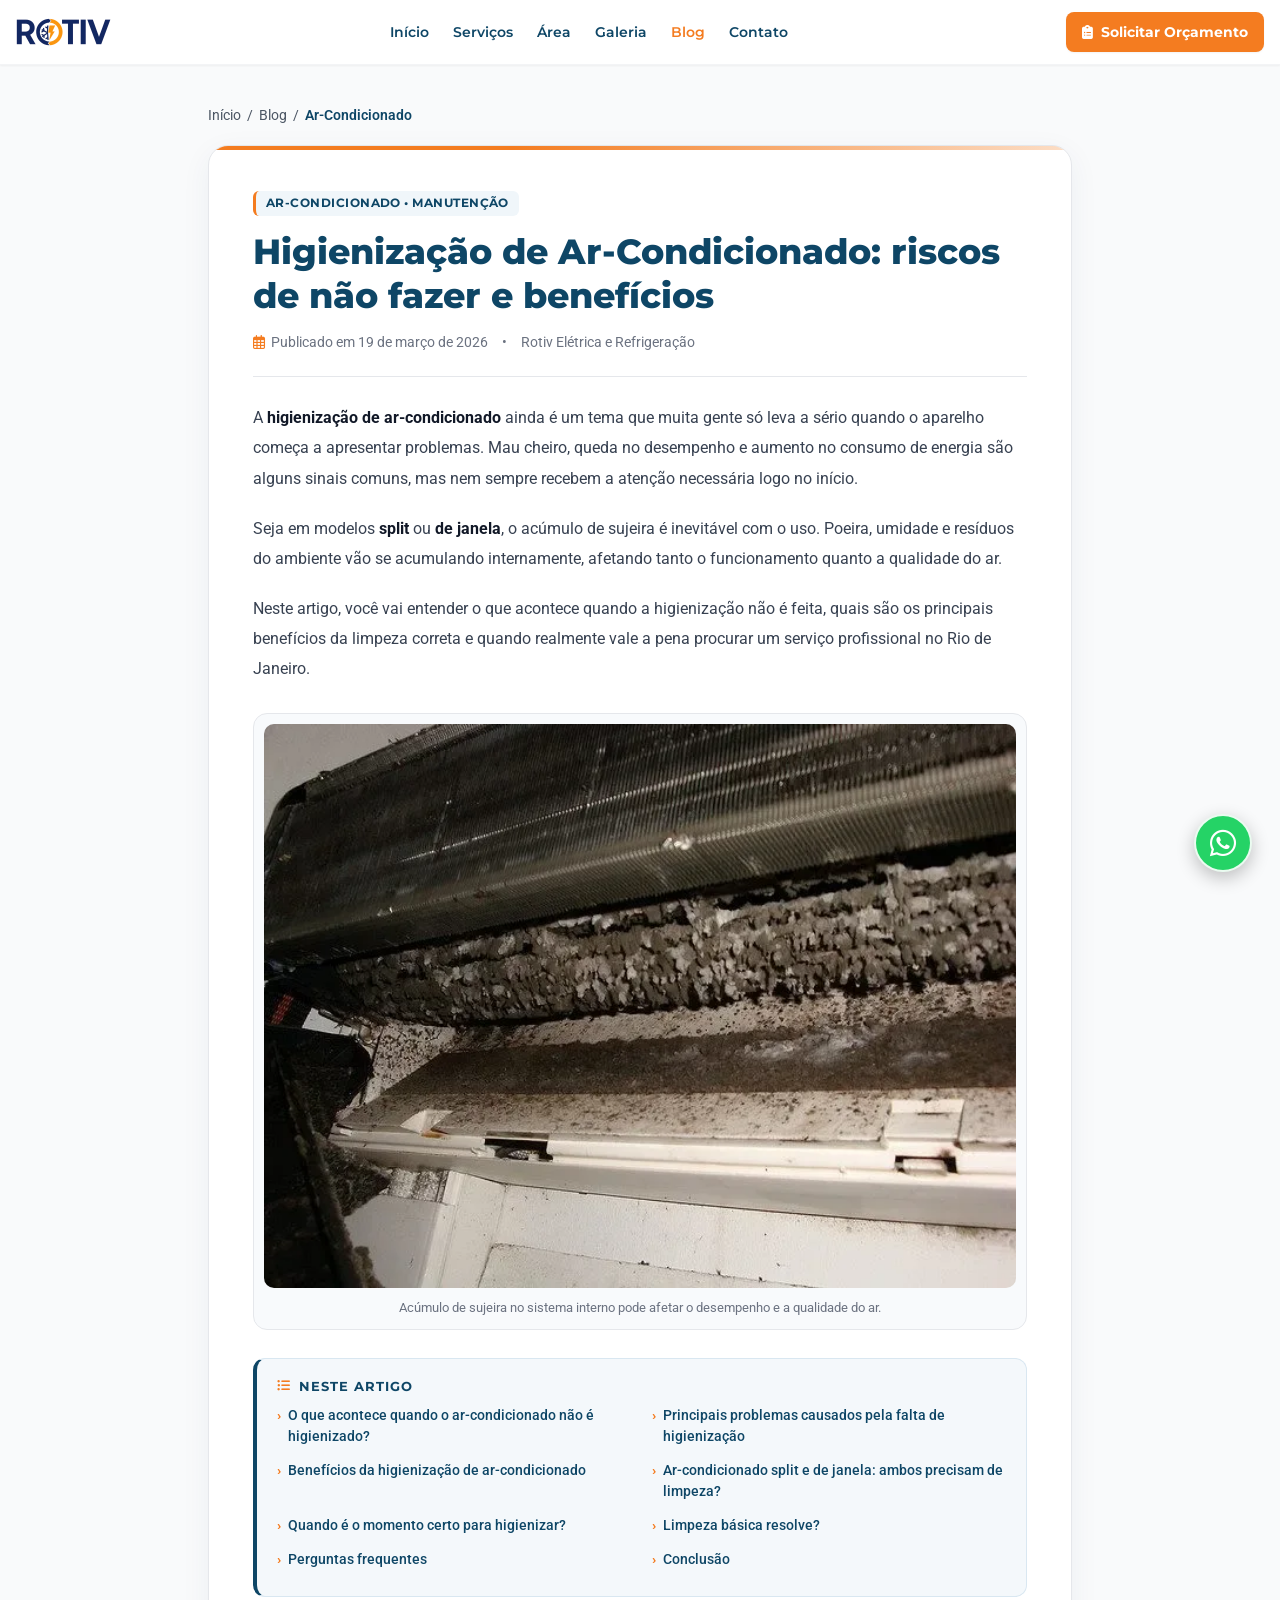
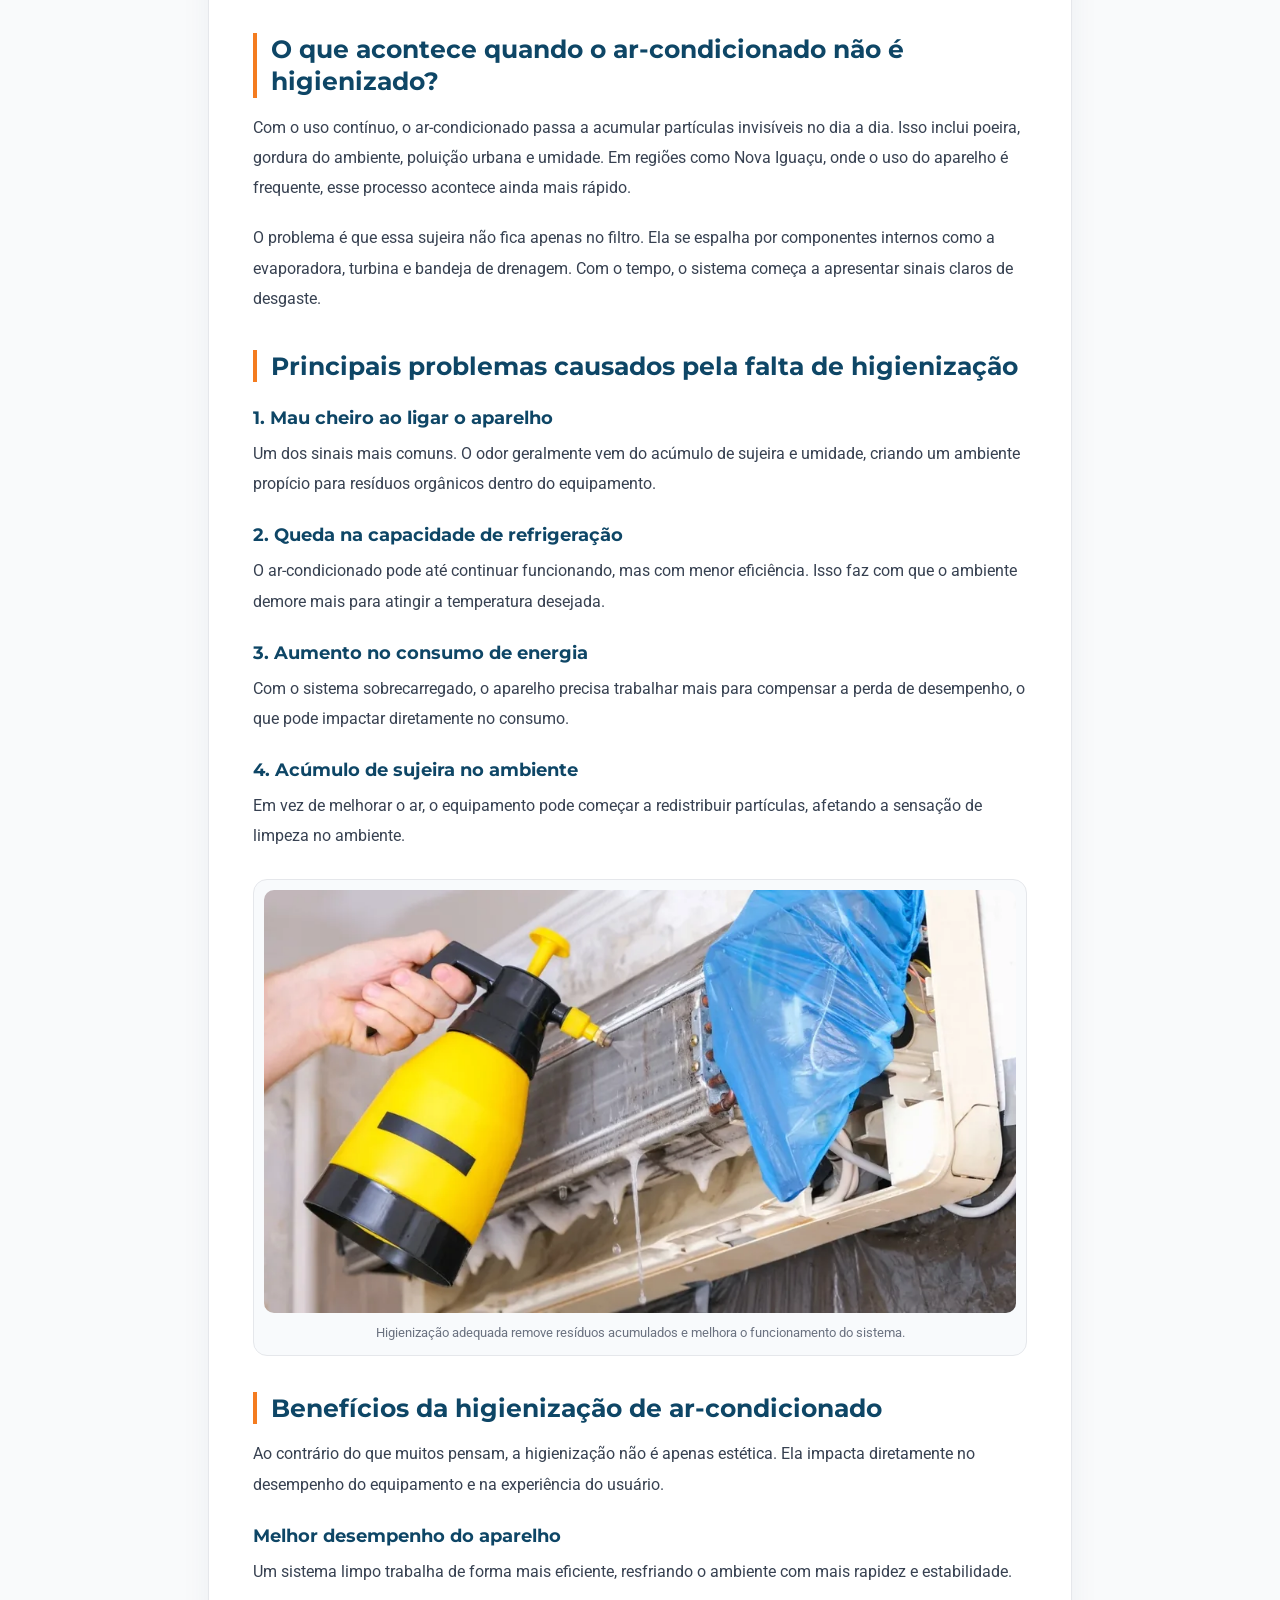
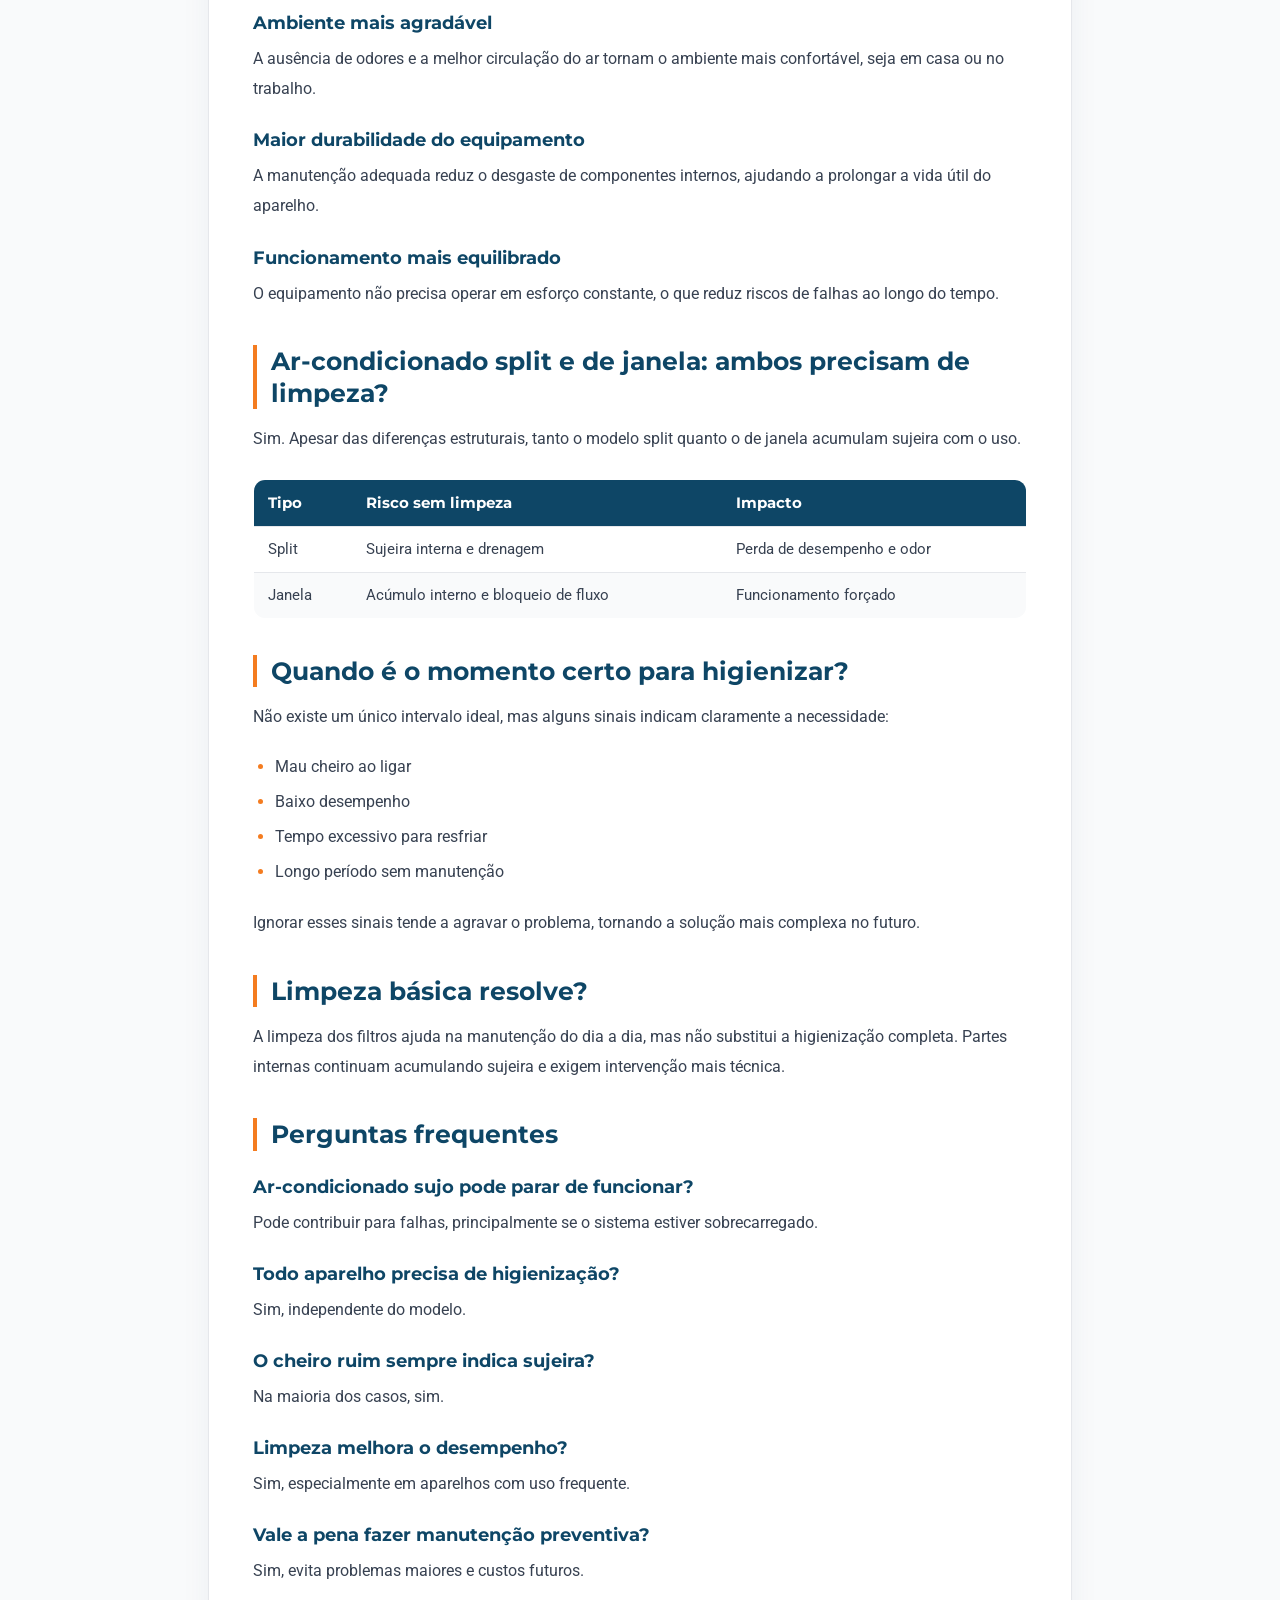
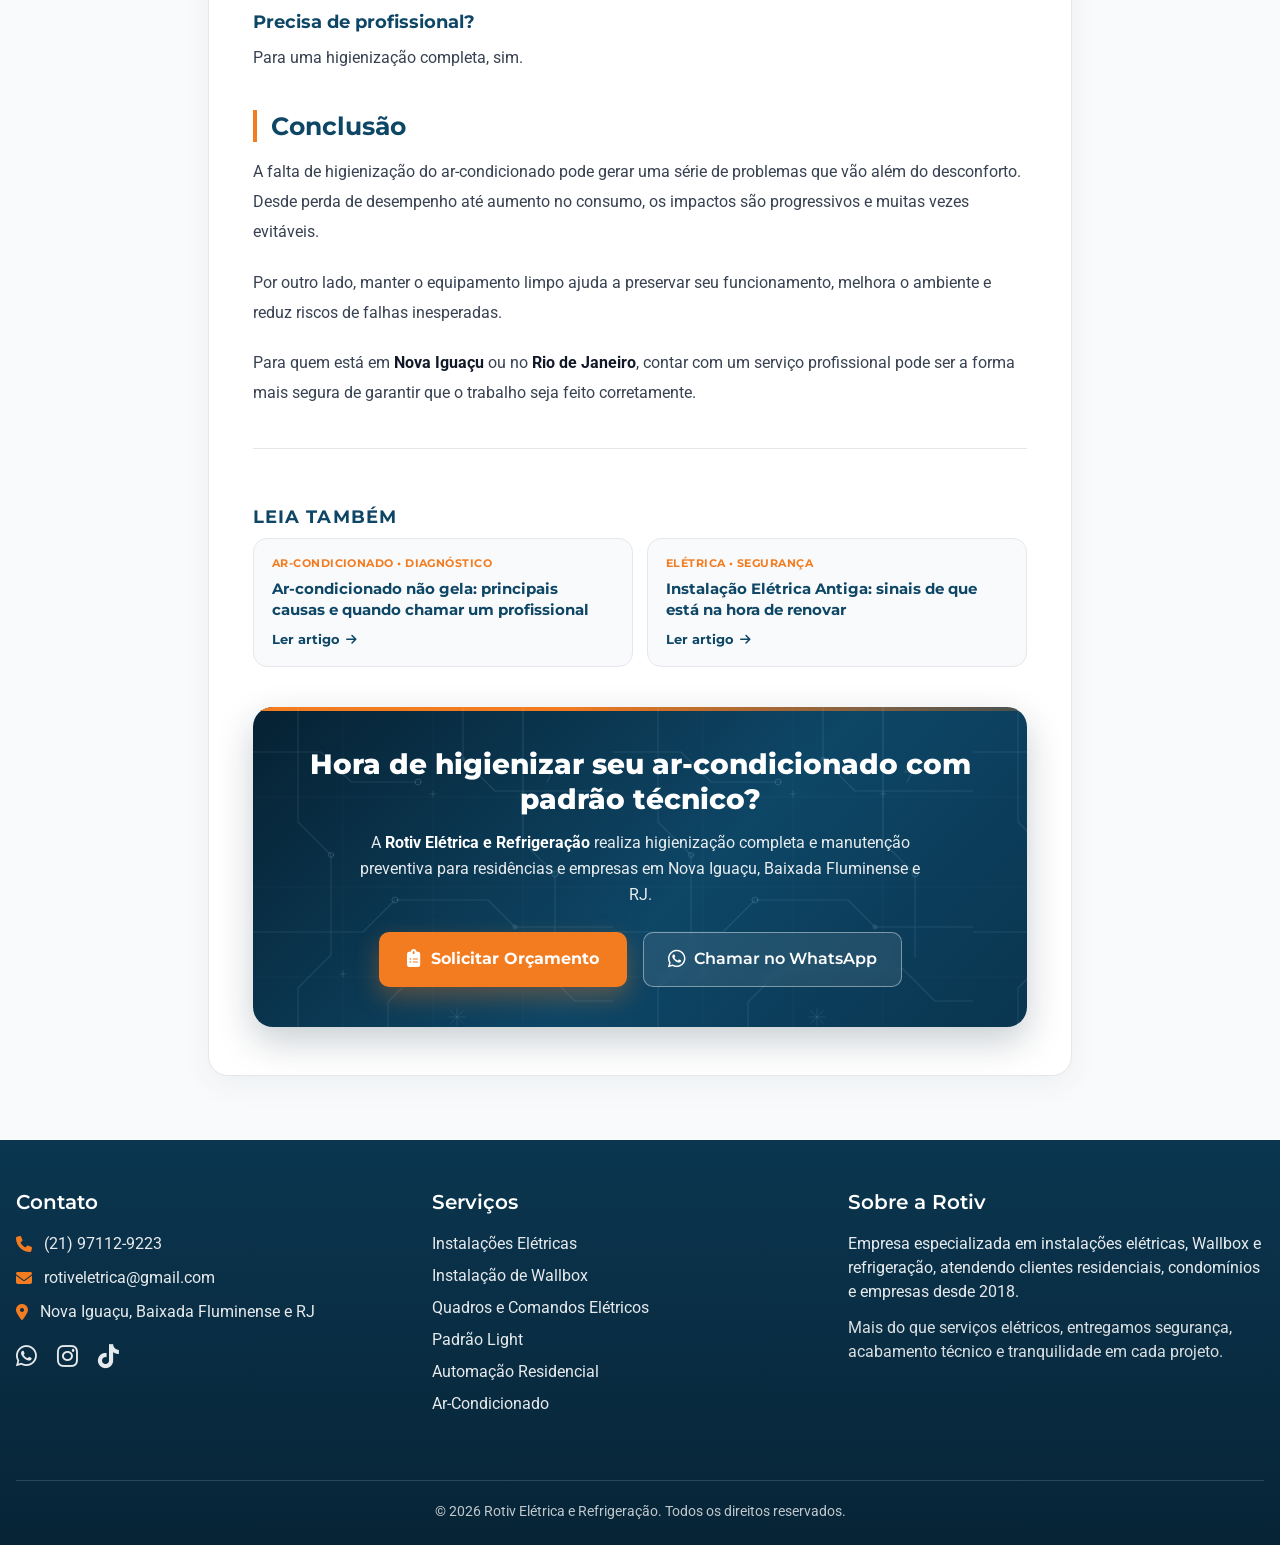
<file: blog/higienizacao-de-ar-condicionado.html>
<!DOCTYPE html>
<html lang="pt-BR">
<head>
    <meta charset="UTF-8">
    <link rel="icon" type="image/png" sizes="32x32" href="../imagens/favicon-32.png">
    <link rel="apple-touch-icon" sizes="180x180" href="../imagens/apple-touch-icon.png">
    <meta name="viewport" content="width=device-width, initial-scale=1.0">

    <title>Higienização de Ar-Condicionado: Saiba sobre todas as vantagenscos e benefícios | Blog Rotiv</title>
    <meta name="description" content="Saiba os riscos de não higienizar o ar-condicionado e os benefícios da limpeza profissional em Nova Iguaçu e região do RJ.">
    <meta name="robots" content="index, follow">
    <link rel="canonical" href="https://rotiveletricarefrigeracao.com.br/blog/higienizacao-de-ar-condicionado.html">

    <!-- Open Graph -->
    <meta property="og:title" content="Higienização de Ar-Condicionado: Saiba sobre todas as vantagenscos e benefícios">
    <meta property="og:description" content="Saiba os riscos de não higienizar o ar-condicionado e os benefícios da limpeza profissional em Nova Iguaçu e região do RJ.">
    <meta property="og:type" content="article">
    <meta property="og:url" content="https://rotiveletricarefrigeracao.com.br/blog/higienizacao-de-ar-condicionado.html">
    <meta property="og:image" content="https://rotiveletricarefrigeracao.com.br/imagens/og-rotiv.jpg">
    <meta property="og:locale" content="pt_BR">

    <!-- Twitter Card -->
    <meta name="twitter:card" content="summary_large_image">
    <meta name="twitter:title" content="Higienização de Ar-Condicionado: Saiba sobre todas as vantagenscos e benefícios">
    <meta name="twitter:description" content="Saiba os riscos de não higienizar o ar-condicionado e os benefícios da limpeza profissional em Nova Iguaçu e região do RJ.">
    <meta name="twitter:image" content="https://rotiveletricarefrigeracao.com.br/imagens/og-rotiv.jpg">

    <!-- Cor do navegador mobile -->
    <meta name="theme-color" content="#0E4666">

    <!-- Preconnect -->
    <link rel="preconnect" href="https://fonts.googleapis.com">
    <link rel="preconnect" href="https://fonts.gstatic.com" crossorigin>
<link rel="preconnect" href="https://cdnjs.cloudflare.com">
    <!-- Google Fonts não bloqueante -->
    <link rel="preload" as="style" href="https://fonts.googleapis.com/css2?family=Montserrat:wght@600;700;800&family=Roboto:wght@400;500;700&display=swap" onload="this.onload=null;this.rel='stylesheet'">
    <noscript><link rel="stylesheet" href="https://fonts.googleapis.com/css2?family=Montserrat:wght@600;700;800&family=Roboto:wght@400;500;700&display=swap"></noscript>

    <!-- Google Tag Manager -->                            <script async src="https://www.googletagmanager.com/gtag/js?id=G-QESLCNM5YY"></script>
<script>
  window.dataLayer = window.dataLayer || [];
  function gtag(){dataLayer.push(arguments);}
  gtag('js', new Date());
  gtag('config', 'G-QESLCNM5YY');
  gtag('config', 'AW-17170517876');
      function gtag_report_conversion(url) {
        var callback = function () {
          if (typeof(url) != 'undefined') {
            window.location = url;
          }
        };
        gtag('event', 'conversion', {
          'send_to': 'AW-17170517876/wMl_COiJyL0dEPSexfs_',
          'transport_type': 'beacon',
          'event_callback': callback
        });
        return false;
      }
      document.addEventListener('click', function (e) {
        var link = e.target && e.target.closest ? e.target.closest('a[href*="wa.me/"], a[href*="api.whatsapp.com/send"]') : null;
        if (link && typeof gtag_report_conversion === 'function') {
          gtag_report_conversion();
        }
      });
</script>

    <link rel="stylesheet" href="../css/tailwind.min.css?v=20261125n">
    <link rel="preload" as="style" href="https://cdnjs.cloudflare.com/ajax/libs/font-awesome/6.4.0/css/all.min.css" onload="this.onload=null;this.rel='stylesheet'">
    <noscript><link rel="stylesheet" href="https://cdnjs.cloudflare.com/ajax/libs/font-awesome/6.4.0/css/all.min.css"></noscript>
    <link rel="stylesheet" href="../css/style.min.css?v=20261125n">

    <script type="application/ld+json">
    {
        "@context": "https://schema.org",
        "@type": "Article",
        "headline": "Higienização de ar-condicionado: Riscos de não fazer e benefícios que poucos consideram",
        "description": "Saiba os riscos de não higienizar o ar-condicionado e os benefícios da limpeza profissional em Nova Iguaçu e região do RJ.",
        "image": "https://rotiveletricarefrigeracao.com.br/imagens/blog/ar-condicionado-sujo.webp",
        "datePublished": "2026-03-19",
        "dateModified": "2026-03-19",
        "author": {
            "@type": "Organization",
            "name": "Rotiv Elétrica e Refrigeração"
        },
        "publisher": {
            "@type": "Organization",
            "name": "Rotiv Elétrica e Refrigeração",
            "logo": {
                "@type": "ImageObject",
                "url": "https://rotiveletricarefrigeracao.com.br/imagens/logo-rotiv.png"
            }
        },
        "mainEntityOfPage": {
            "@type": "WebPage",
            "@id": "https://rotiveletricarefrigeracao.com.br/blog/higienizacao-de-ar-condicionado.html"
        }
    }
    </script>

    <script type="application/ld+json">
    {
        "@context": "https://schema.org",
        "@type": "BreadcrumbList",
        "itemListElement": [
            {
                "@type": "ListItem",
                "position": 1,
                "name": "Início",
                "item": "https://rotiveletricarefrigeracao.com.br/"
            },
            {
                "@type": "ListItem",
                "position": 2,
                "name": "Blog",
                "item": "https://rotiveletricarefrigeracao.com.br/blog/"
            },
            {
                "@type": "ListItem",
                "position": 3,
                "name": "Higienização de ar-condicionado: Riscos de não fazer e benefícios que poucos consideram",
                "item": "https://rotiveletricarefrigeracao.com.br/blog/higienizacao-de-ar-condicionado.html"
            }
        ]
    }
    </script>
</head>

<body class="font-sans bg-gray-50">

    <!-- HEADER -->
    <header class="bg-white shadow-sm border-b border-gray-100 sticky w-full z-50 top-0">
        <div class="container mx-auto px-4 py-3 flex justify-between items-center gap-4">
            <a href="../index.html" class="flex items-center flex-shrink-0" aria-label="Rotiv Elétrica e Refrigeração - Voltar ao início">
                <img src="../imagens/logo-rotiv.webp" alt="Rotiv Elétrica e Refrigeração" class="h-6 sm:h-7 w-auto" width="380" height="112" decoding="async">
            </a>

            <nav class="hidden md:flex items-center space-x-4 lg:space-x-6" aria-label="Menu principal">
                <a href="../index.html" class="text-Rotiv-blue hover:text-Rotiv-orange font-heading font-semibold text-sm transition-colors">Início</a>
                <a href="../index.html#servicos" class="text-Rotiv-blue hover:text-Rotiv-orange font-heading font-semibold text-sm transition-colors">Serviços</a>
                <a href="../index.html#areas-atendidas" class="text-Rotiv-blue hover:text-Rotiv-orange font-heading font-semibold text-sm transition-colors">Área</a>
                <a href="../index.html#galeria" class="text-Rotiv-blue hover:text-Rotiv-orange font-heading font-semibold text-sm transition-colors">Galeria</a>
                <a href="./" class="text-Rotiv-orange font-heading font-semibold text-sm transition-colors">Blog</a>
                <a href="#contato" class="text-Rotiv-blue hover:text-Rotiv-orange font-heading font-semibold text-sm transition-colors">Contato</a>
            </nav>

            <a
                href="../orcamento/"
                class="hidden lg:inline-flex items-center gap-2 bg-Rotiv-orange hover:bg-orange-600 text-white font-heading font-bold text-sm px-4 py-2.5 rounded-lg transition-colors shadow-sm"
            >
                <i class="fas fa-clipboard-list text-sm" aria-hidden="true"></i>
                Solicitar Orçamento
            </a>

            <button
                type="button"
                class="md:hidden text-Rotiv-blue p-2 rounded-lg focus:outline-none"
                id="menu-toggle"
                aria-label="Abrir menu"
                aria-expanded="false"
                aria-controls="mobile-menu"
            >
                <svg class="w-6 h-6" fill="none" stroke="currentColor" viewBox="0 0 24 24" aria-hidden="true">
                    <path stroke-linecap="round" stroke-linejoin="round" stroke-width="2" d="M4 6h16M4 12h16m-7 6h7"></path>
                </svg>
            </button>
        </div>

        <div class="md:hidden hidden absolute left-0 right-0 top-full bg-white w-full py-3 px-4 shadow-md border-t border-gray-100" id="mobile-menu" role="navigation" aria-label="Menu mobile">
            <div class="flex flex-col space-y-2">
                <a href="../index.html" class="text-Rotiv-blue hover:text-Rotiv-orange font-heading font-semibold py-2 text-center">Início</a>
                <a href="../index.html#servicos" class="text-Rotiv-blue hover:text-Rotiv-orange font-heading font-semibold py-2 text-center">Serviços</a>
                <a href="../index.html#areas-atendidas" class="text-Rotiv-blue hover:text-Rotiv-orange font-heading font-semibold py-2 text-center">Área</a>
                <a href="../index.html#galeria" class="text-Rotiv-blue hover:text-Rotiv-orange font-heading font-semibold py-2 text-center">Galeria</a>
                <a href="./" class="text-Rotiv-orange font-heading font-semibold py-2 text-center">Blog</a>
                <a href="#contato" class="text-Rotiv-blue hover:text-Rotiv-orange font-heading font-semibold py-2 text-center">Contato</a>
                <a href="../orcamento/" class="mt-2 inline-flex items-center justify-center gap-2 bg-Rotiv-orange text-white font-heading font-bold py-3 px-4 rounded-lg">
                    <i class="fas fa-clipboard-list" aria-hidden="true"></i> Solicitar Orçamento
                </a>
            </div>
        </div>
    </header>

    <main class="pt-8 sm:pt-10 pb-16">

        <!-- BREADCRUMB -->
        <div class="container mx-auto px-4 max-w-4xl mb-5">
            <nav class="text-sm text-gray-600 flex flex-wrap items-center gap-1.5" aria-label="Breadcrumb">
                <a href="../index.html" class="hover:text-Rotiv-orange transition-colors">Início</a>
                <span aria-hidden="true">/</span>
                <a href="./" class="hover:text-Rotiv-orange transition-colors">Blog</a>
                <span aria-hidden="true">/</span>
                <span class="text-Rotiv-blue font-semibold">Ar-Condicionado</span>
            </nav>
        </div>

        <!-- ARTIGO EDITORIAL ROTIV -->
        <div class="container mx-auto px-4 max-w-4xl">
            <article class="article-sheet article-content">
                <div class="article-sheet-inner">

                    <header class="article-header">
                        <span class="blog-cat-pill">Ar-Condicionado • Manutenção</span>
                        <h1>Higienização de Ar-Condicionado: riscos de não fazer e benefícios</h1>
                        <div class="article-meta-line">
                            <span><i class="far fa-calendar-alt mr-1.5" aria-hidden="true"></i>Publicado em <time datetime="2026-03-19">19 de março de 2026</time></span>
                            <span aria-hidden="true">&bull;</span>
                            <span>Rotiv Elétrica e Refrigeração</span>
                        </div>
                    </header>

<p class="mb-6">
                A <strong>higienização de ar-condicionado</strong> ainda é um tema que muita gente só leva a sério quando o aparelho começa a apresentar problemas. Mau cheiro, queda no desempenho e aumento no consumo de energia são alguns sinais comuns, mas nem sempre recebem a atenção necessária logo no início.
            </p>

            <p class="mb-6">
                Seja em modelos <strong>split</strong> ou <strong>de janela</strong>, o acúmulo de sujeira é inevitável com o uso. Poeira, umidade e resíduos do ambiente vão se acumulando internamente, afetando tanto o funcionamento quanto a qualidade do ar.
            </p>

            <p class="mb-6">
                Neste artigo, você vai entender o que acontece quando a higienização não é feita, quais são os principais benefícios da limpeza correta e quando realmente vale a pena procurar um serviço profissional no Rio de Janeiro.
            </p>

            <div class="blog-image">
                <img
                    src="../imagens/blog/ar-condicionado-sujo.webp"
                    alt="Ar-condicionado sujo internamente – problema resolvido com higienização profissional em Nova Iguaçu"
                    loading="lazy"
                    decoding="async"
                >
                <span>Acúmulo de sujeira no sistema interno pode afetar o desempenho e a qualidade do ar.</span>
            </div>

                    <nav class="article-toc" aria-label="Neste artigo">
                        <div class="article-toc-title">
                            <i class="fas fa-list-ul" aria-hidden="true"></i>
                            <span>Neste artigo</span>
                        </div>
                        <ul class="article-toc-list">
                            <li><a href="#o-que-acontece-quando-o-ar-condicionado-nao-e-higienizado">O que acontece quando o ar-condicionado não é higienizado?</a></li>
                            <li><a href="#principais-problemas-causados-pela-falta-de-higienizacao">Principais problemas causados pela falta de higienização</a></li>
                            <li><a href="#beneficios-da-higienizacao-de-ar-condicionado">Benefícios da higienização de ar-condicionado</a></li>
                            <li><a href="#ar-condicionado-split-e-de-janela-ambos-precisam-de-limpeza">Ar-condicionado split e de janela: ambos precisam de limpeza?</a></li>
                            <li><a href="#quando-e-o-momento-certo-para-higienizar">Quando é o momento certo para higienizar?</a></li>
                            <li><a href="#limpeza-basica-resolve">Limpeza básica resolve?</a></li>
                            <li><a href="#perguntas-frequentes">Perguntas frequentes</a></li>
                            <li><a href="#conclusao">Conclusão</a></li>
                        </ul>
                    </nav>

<h2 id="o-que-acontece-quando-o-ar-condicionado-nao-e-higienizado">O que acontece quando o ar-condicionado não é higienizado?</h2>

            <p class="mb-6">
                Com o uso contínuo, o ar-condicionado passa a acumular partículas invisíveis no dia a dia. Isso inclui poeira, gordura do ambiente, poluição urbana e umidade. Em regiões como Nova Iguaçu, onde o uso do aparelho é frequente, esse processo acontece ainda mais rápido.
            </p>

            <p class="mb-6">
                O problema é que essa sujeira não fica apenas no filtro. Ela se espalha por componentes internos como a evaporadora, turbina e bandeja de drenagem. Com o tempo, o sistema começa a apresentar sinais claros de desgaste.
            </p>

            <h2 id="principais-problemas-causados-pela-falta-de-higienizacao">Principais problemas causados pela falta de higienização</h2>

            <h3>1. Mau cheiro ao ligar o aparelho</h3>
            <p class="mb-6">
                Um dos sinais mais comuns. O odor geralmente vem do acúmulo de sujeira e umidade, criando um ambiente propício para resíduos orgânicos dentro do equipamento.
            </p>

            <h3>2. Queda na capacidade de refrigeração</h3>
            <p class="mb-6">
                O ar-condicionado pode até continuar funcionando, mas com menor eficiência. Isso faz com que o ambiente demore mais para atingir a temperatura desejada.
            </p>

            <h3>3. Aumento no consumo de energia</h3>
            <p class="mb-6">
                Com o sistema sobrecarregado, o aparelho precisa trabalhar mais para compensar a perda de desempenho, o que pode impactar diretamente no consumo.
            </p>

            <h3>4. Acúmulo de sujeira no ambiente</h3>
            <p class="mb-6">
                Em vez de melhorar o ar, o equipamento pode começar a redistribuir partículas, afetando a sensação de limpeza no ambiente.
            </p>

            <div class="blog-image">
                <img
                    src="../imagens/blog/limpeza-ar-condicionado.webp"
                    alt="Processo de higienização de ar-condicionado realizado pela Rotiv em Nova Iguaçu"
                    loading="lazy"
                    decoding="async"
                >
                <span>Higienização adequada remove resíduos acumulados e melhora o funcionamento do sistema.</span>
            </div>

            <h2 id="beneficios-da-higienizacao-de-ar-condicionado">Benefícios da higienização de ar-condicionado</h2>

            <p class="mb-6">
                Ao contrário do que muitos pensam, a higienização não é apenas estética. Ela impacta diretamente no desempenho do equipamento e na experiência do usuário.
            </p>

            <h3>Melhor desempenho do aparelho</h3>
            <p class="mb-6">
                Um sistema limpo trabalha de forma mais eficiente, resfriando o ambiente com mais rapidez e estabilidade.
            </p>

            <h3>Ambiente mais agradável</h3>
            <p class="mb-6">
                A ausência de odores e a melhor circulação do ar tornam o ambiente mais confortável, seja em casa ou no trabalho.
            </p>

            <h3>Maior durabilidade do equipamento</h3>
            <p class="mb-6">
                A manutenção adequada reduz o desgaste de componentes internos, ajudando a prolongar a vida útil do aparelho.
            </p>

            <h3>Funcionamento mais equilibrado</h3>
            <p class="mb-6">
                O equipamento não precisa operar em esforço constante, o que reduz riscos de falhas ao longo do tempo.
            </p>

            <h2 id="ar-condicionado-split-e-de-janela-ambos-precisam-de-limpeza">Ar-condicionado split e de janela: ambos precisam de limpeza?</h2>

            <p class="mb-6">
                Sim. Apesar das diferenças estruturais, tanto o modelo split quanto o de janela acumulam sujeira com o uso.
            </p>

            <table>
                <thead>
                    <tr>
                        <th>Tipo</th>
                        <th>Risco sem limpeza</th>
                        <th>Impacto</th>
                    </tr>
                </thead>
                <tbody>
                    <tr>
                        <td>Split</td>
                        <td>Sujeira interna e drenagem</td>
                        <td>Perda de desempenho e odor</td>
                    </tr>
                    <tr>
                        <td>Janela</td>
                        <td>Acúmulo interno e bloqueio de fluxo</td>
                        <td>Funcionamento forçado</td>
                    </tr>
                </tbody>
            </table>

            <h2 id="quando-e-o-momento-certo-para-higienizar">Quando é o momento certo para higienizar?</h2>

            <p class="mb-6">
                Não existe um único intervalo ideal, mas alguns sinais indicam claramente a necessidade:
            </p>

            <ul>
                <li>Mau cheiro ao ligar</li>
                <li>Baixo desempenho</li>
                <li>Tempo excessivo para resfriar</li>
                <li>Longo período sem manutenção</li>
            </ul>

            <p class="mb-6">
                Ignorar esses sinais tende a agravar o problema, tornando a solução mais complexa no futuro.
            </p>

            <h2 id="limpeza-basica-resolve">Limpeza básica resolve?</h2>

            <p class="mb-6">
                A limpeza dos filtros ajuda na manutenção do dia a dia, mas não substitui a higienização completa. Partes internas continuam acumulando sujeira e exigem intervenção mais técnica.
            </p>

            <h2 id="perguntas-frequentes">Perguntas frequentes</h2>

            <h3>Ar-condicionado sujo pode parar de funcionar?</h3>
            <p class="mb-6">Pode contribuir para falhas, principalmente se o sistema estiver sobrecarregado.</p>

            <h3>Todo aparelho precisa de higienização?</h3>
            <p class="mb-6">Sim, independente do modelo.</p>

            <h3>O cheiro ruim sempre indica sujeira?</h3>
            <p class="mb-6">Na maioria dos casos, sim.</p>

            <h3>Limpeza melhora o desempenho?</h3>
            <p class="mb-6">Sim, especialmente em aparelhos com uso frequente.</p>

            <h3>Vale a pena fazer manutenção preventiva?</h3>
            <p class="mb-6">Sim, evita problemas maiores e custos futuros.</p>

            <h3>Precisa de profissional?</h3>
            <p class="mb-6">Para uma higienização completa, sim.</p>

            <h2 id="conclusao">Conclusão</h2>

            <p class="mb-6">
                A falta de higienização do ar-condicionado pode gerar uma série de problemas que vão além do desconforto. Desde perda de desempenho até aumento no consumo, os impactos são progressivos e muitas vezes evitáveis.
            </p>

            <p class="mb-6">
                Por outro lado, manter o equipamento limpo ajuda a preservar seu funcionamento, melhora o ambiente e reduz riscos de falhas inesperadas.
            </p>

            <p class="mb-6">
                Para quem está em <strong>Nova Iguaçu</strong> ou no <strong>Rio de Janeiro</strong>, contar com um serviço profissional pode ser a forma mais segura de garantir que o trabalho seja feito corretamente.
            </p>

                    <!-- LEIA TAMBÉM -->
                    <section class="article-related" aria-label="Artigos relacionados">
                        <h3 class="article-related-heading">Leia também</h3>
                        <div class="article-related-grid">
                        <a href="ar-condicionado-nao-gela-principais-causas.html" class="article-related-card">
                            <span class="article-related-cat">Ar-Condicionado • Diagnóstico</span>
                            <span class="article-related-title">Ar-condicionado não gela: principais causas e quando chamar um profissional</span>
                            <span class="article-related-more">Ler artigo <i class="fas fa-arrow-right text-xs" aria-hidden="true"></i></span>
                        </a>
                        <a href="instalacao-eletrica-quando-renovar.html" class="article-related-card">
                            <span class="article-related-cat">Elétrica • Segurança</span>
                            <span class="article-related-title">Instalação Elétrica Antiga: sinais de que está na hora de renovar</span>
                            <span class="article-related-more">Ler artigo <i class="fas fa-arrow-right text-xs" aria-hidden="true"></i></span>
                        </a>
                        </div>
                    </section>

                    <!-- CTA DUPLO -->
                    <div class="article-cta-box">
                        <div class="rotiv-hero-bg" aria-hidden="true"></div>
                        <div class="relative z-10">
                            <h3>Hora de higienizar seu ar-condicionado com padrão técnico?</h3>
                            <p>A <strong class="text-white">Rotiv Elétrica e Refrigeração</strong> realiza higienização completa e manutenção preventiva para residências e empresas em Nova Iguaçu, Baixada Fluminense e RJ.</p>
                            <div class="flex flex-col sm:flex-row justify-center gap-3 sm:gap-4">
                                <a href="../orcamento/?servico=ar" class="rotiv-hero-cta-primary text-base">
                                    <i class="fas fa-clipboard-list text-lg" aria-hidden="true"></i>
                                    <span>Solicitar Orçamento</span>
                                </a>
                                <a
                                    href="https://wa.me/5521971129223?text=Ol%C3%A1!%20Li%20o%20artigo%20sobre%20higieniza%C3%A7%C3%A3o%20de%20ar-condicionado%20no%20site%20da%20Rotiv%20e%20gostaria%20de%20solicitar%20um%20or%C3%A7amento."
                                    target="_blank"
                                    rel="noopener noreferrer"
                                    class="rotiv-hero-cta-secondary text-base"
                                >
                                    <i class="fab fa-whatsapp text-xl" aria-hidden="true"></i>
                                    <span>Chamar no WhatsApp</span>
                                </a>
                            </div>
                        </div>
                    </div>

                </div>
            </article>
        </div>

    </main>

    <!-- FOOTER INSTITUCIONAL PADRONIZADO -->
    <footer id="contato" class="rotiv-footer text-white pt-10 sm:pt-12 pb-6">
        <div class="container mx-auto px-4">
            <div class="flex flex-wrap">

                <!-- Contato -->
                <div class="w-full md:w-1/3 mb-6 sm:mb-8 footer-section">
                    <h3 class="text-lg sm:text-xl font-semibold text-white mb-3 sm:mb-4">Contato</h3>
                    <p class="flex items-center mb-2.5 md:justify-start justify-center text-sm sm:text-base">
                        <i class="fas fa-phone mr-3 text-Rotiv-orange" aria-hidden="true"></i>
                        <a href="tel:+5521971129223" class="text-white text-opacity-90 hover:text-Rotiv-orange transition-colors">(21) 97112-9223</a>
                    </p>
                    <p class="flex items-center mb-2.5 md:justify-start justify-center text-sm sm:text-base">
                        <i class="fas fa-envelope mr-3 text-Rotiv-orange" aria-hidden="true"></i>
                        <a href="mailto:rotiveletrica@gmail.com" class="text-white text-opacity-90 hover:text-Rotiv-orange transition-colors">rotiveletrica@gmail.com</a>
                    </p>
                    <p class="flex items-center mb-2.5 md:justify-start justify-center text-sm sm:text-base text-white text-opacity-90">
                        <i class="fas fa-map-marker-alt mr-3 text-Rotiv-orange" aria-hidden="true"></i>
                        <span>Nova Iguaçu, Baixada Fluminense e RJ</span>
                    </p>
                    <div class="flex mt-5 md:justify-start justify-center gap-5">
                        <a href="https://wa.me/5521971129223?text=Ol%C3%A1%21%20Vim%20pelo%20blog%20da%20Rotiv%20e%20gostaria%20de%20solicitar%20um%20or%C3%A7amento." target="_blank" rel="noopener noreferrer" class="text-white text-opacity-90 hover:text-Rotiv-orange transition-colors" aria-label="WhatsApp da Rotiv">
                            <i class="fab fa-whatsapp text-xl sm:text-2xl" aria-hidden="true"></i>
                        </a>
                        <a href="https://www.instagram.com/rotiv2018/" target="_blank" rel="noopener noreferrer" class="text-white text-opacity-90 hover:text-Rotiv-orange transition-colors" aria-label="Instagram da Rotiv">
                            <i class="fab fa-instagram text-xl sm:text-2xl" aria-hidden="true"></i>
                        </a>
                        <a href="https://www.tiktok.com/@rotiv2018" target="_blank" rel="noopener noreferrer" class="text-white text-opacity-90 hover:text-Rotiv-orange transition-colors" aria-label="TikTok da Rotiv">
                            <i class="fab fa-tiktok text-xl sm:text-2xl" aria-hidden="true"></i>
                        </a>
                    </div>
                </div>

                <!-- Serviços -->
                <div class="w-full md:w-1/3 mb-6 sm:mb-8 footer-section">
                    <h3 class="text-lg sm:text-xl font-semibold text-white mb-3 sm:mb-4">Serviços</h3>
                    <ul class="space-y-1.5 sm:space-y-2 text-sm sm:text-base text-white text-opacity-90">
                        <li><a href="../index.html#servicos" class="hover:text-Rotiv-orange transition-colors">Instalações Elétricas</a></li>
                        <li><a href="../index.html#servicos" class="hover:text-Rotiv-orange transition-colors">Instalação de Wallbox</a></li>
                        <li><a href="../index.html#servicos" class="hover:text-Rotiv-orange transition-colors">Quadros e Comandos Elétricos</a></li>
                        <li><a href="../index.html#servicos" class="hover:text-Rotiv-orange transition-colors">Padrão Light</a></li>
                        <li><a href="../index.html#servicos" class="hover:text-Rotiv-orange transition-colors">Automação Residencial</a></li>
                        <li><a href="../index.html#servicos" class="hover:text-Rotiv-orange transition-colors">Ar-Condicionado</a></li>
                    </ul>
                </div>

                <!-- Sobre -->
                <div class="w-full md:w-1/3 mb-6 sm:mb-8 footer-section">
                    <h3 class="text-lg sm:text-xl font-semibold text-white mb-3 sm:mb-4">Sobre a Rotiv</h3>
                    <p class="mb-3 text-sm sm:text-base text-white text-opacity-90 leading-relaxed">
                        Empresa especializada em instalações elétricas, Wallbox e refrigeração, atendendo clientes residenciais, condomínios e empresas desde 2018.
                    </p>
                    <p class="text-sm sm:text-base text-white text-opacity-85 leading-relaxed">
                        Mais do que serviços elétricos, entregamos segurança, acabamento técnico e tranquilidade em cada projeto.
                    </p>
                </div>

            </div>

            <div class="border-t border-white border-opacity-15 mt-6 sm:mt-8 pt-5 text-center text-xs sm:text-sm text-white text-opacity-75">
                <p>&copy; <span id="current-year">2026</span> Rotiv Elétrica e Refrigeração. Todos os direitos reservados.</p>
            </div>
        </div>
    </footer>

    <!-- BOTÃO FLUTUANTE WHATSAPP -->
    <button
        type="button"
        onclick="openWhatsAppArticle()"
        aria-label="Entre em contato pelo WhatsApp"
        id="whatsapp-fab"
    >
        <i class="fab fa-whatsapp" aria-hidden="true"></i>
    </button>

    <script>
        // Menu mobile
        const menuToggle = document.getElementById('menu-toggle');
        const mobileMenu = document.getElementById('mobile-menu');
        if (menuToggle && mobileMenu) {
            menuToggle.addEventListener('click', () => {
                mobileMenu.classList.toggle('hidden');
                const expanded = !mobileMenu.classList.contains('hidden');
                menuToggle.setAttribute('aria-expanded', expanded);
            });
        }

        // Copyright dinâmico
        const yearEl = document.getElementById('current-year');
        if (yearEl) yearEl.textContent = new Date().getFullYear();

        // WhatsApp
        function openWhatsAppArticle() {
            const phoneNumber = "5521971129223";
            const message = encodeURIComponent("Olá! Li o artigo sobre higienização de ar-condicionado no site da Rotiv e gostaria de solicitar um orçamento.");
            if (typeof gtag_report_conversion === 'function') gtag_report_conversion();
            window.open(`https://wa.me/${phoneNumber}?text=${message}`, '_blank', 'noopener,noreferrer');
        }
    </script>

</body>
</html>
</file>
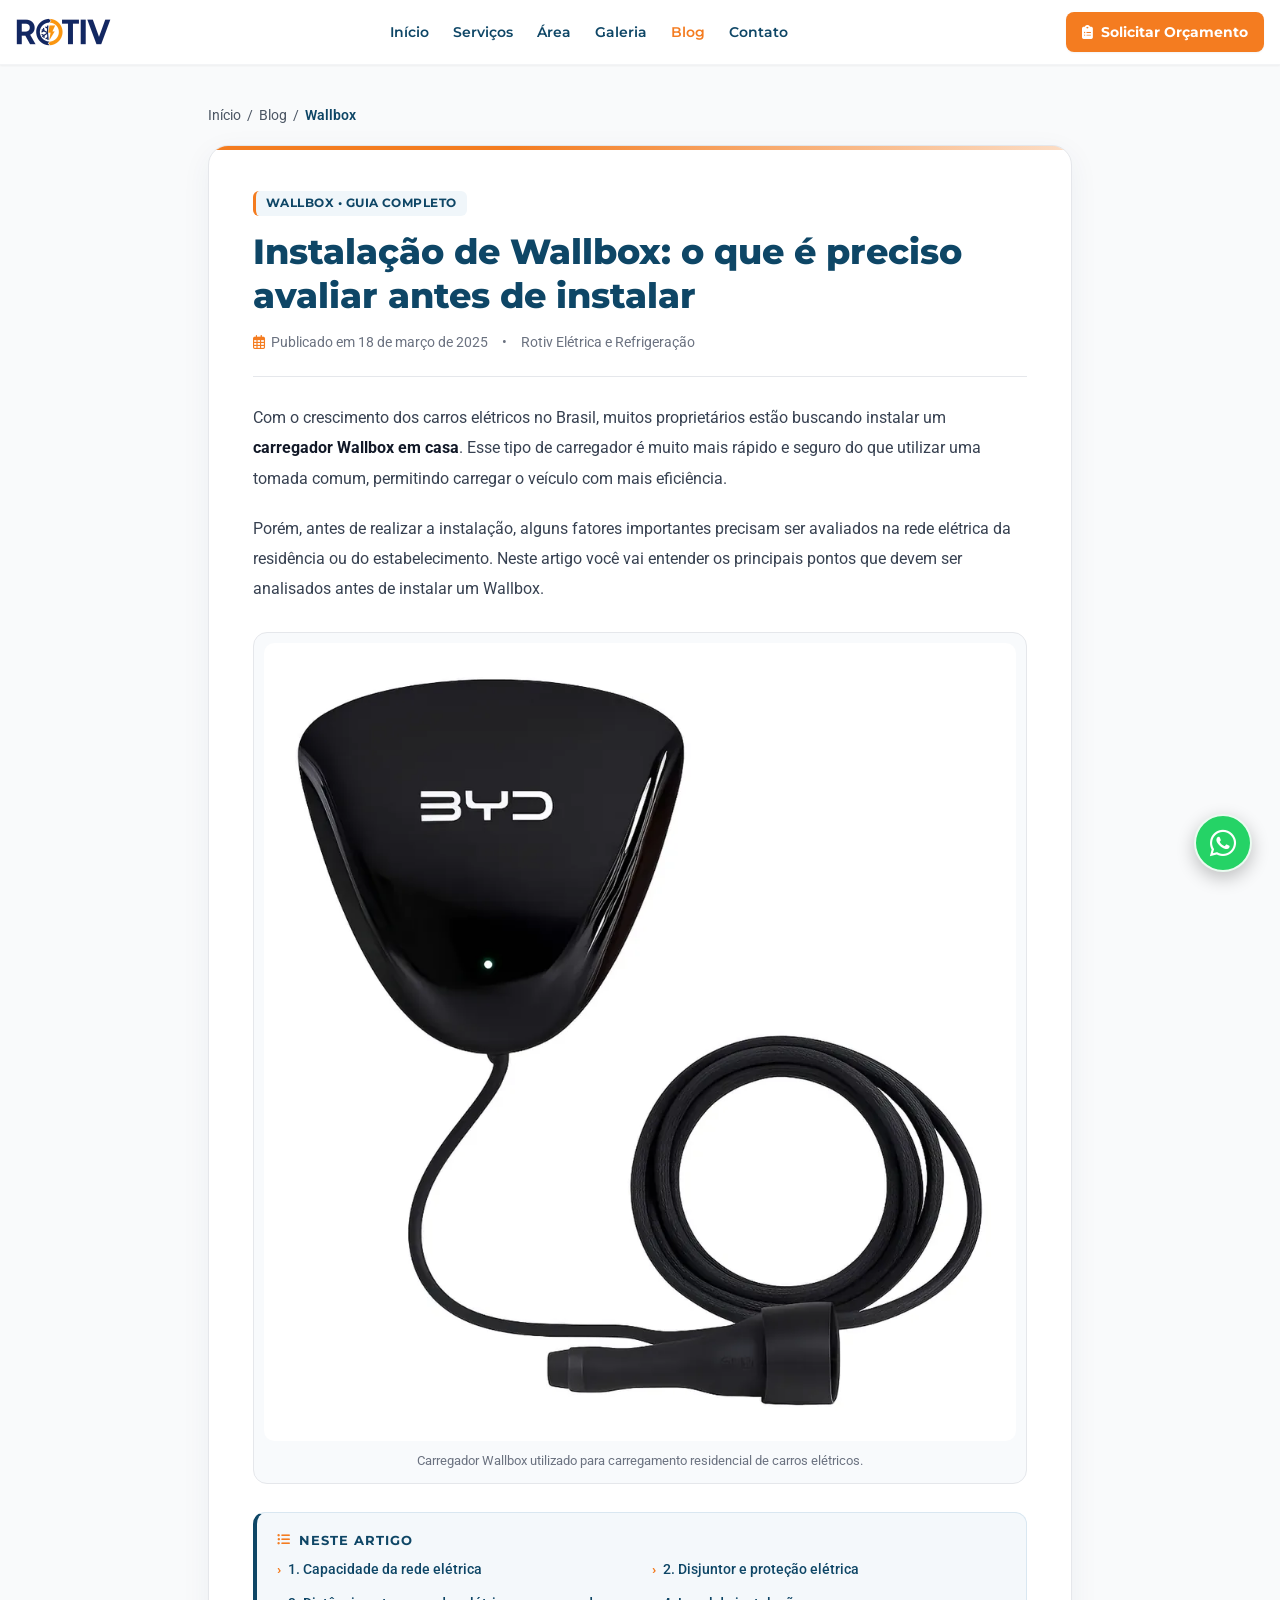
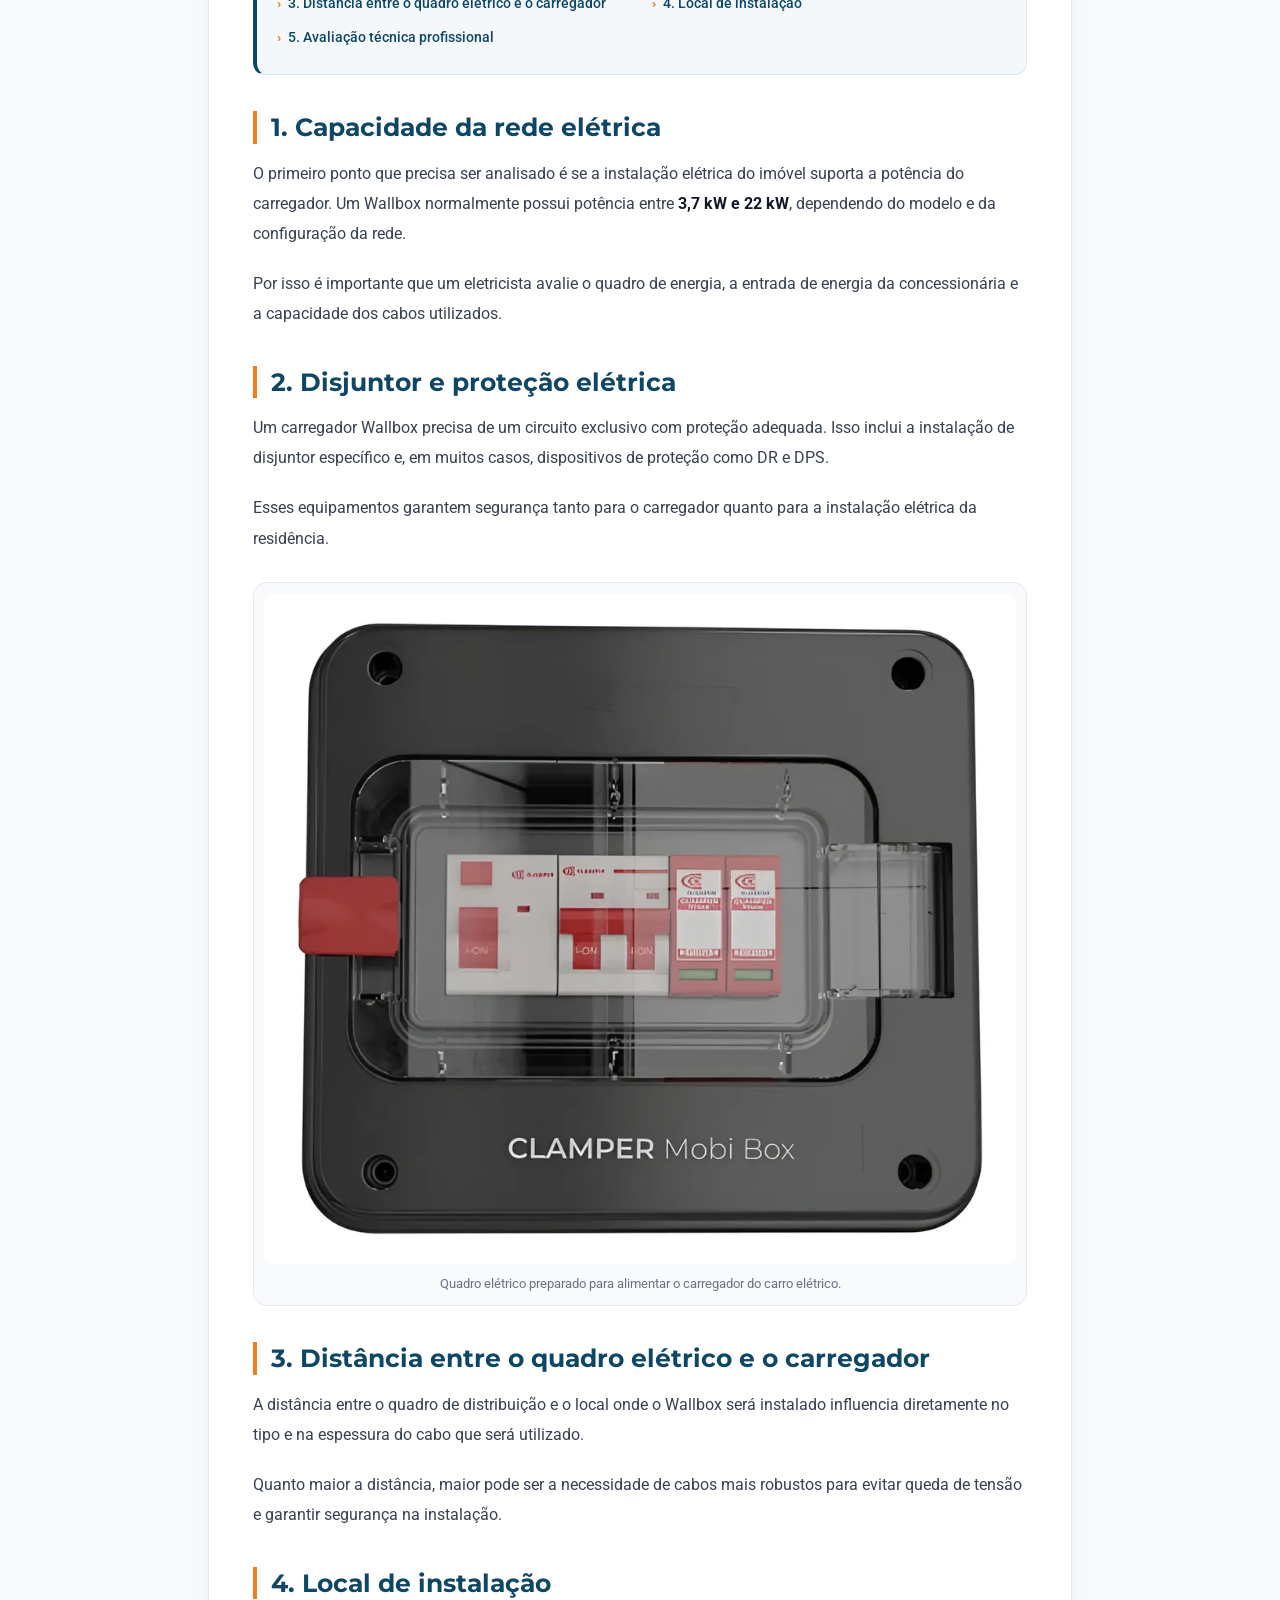
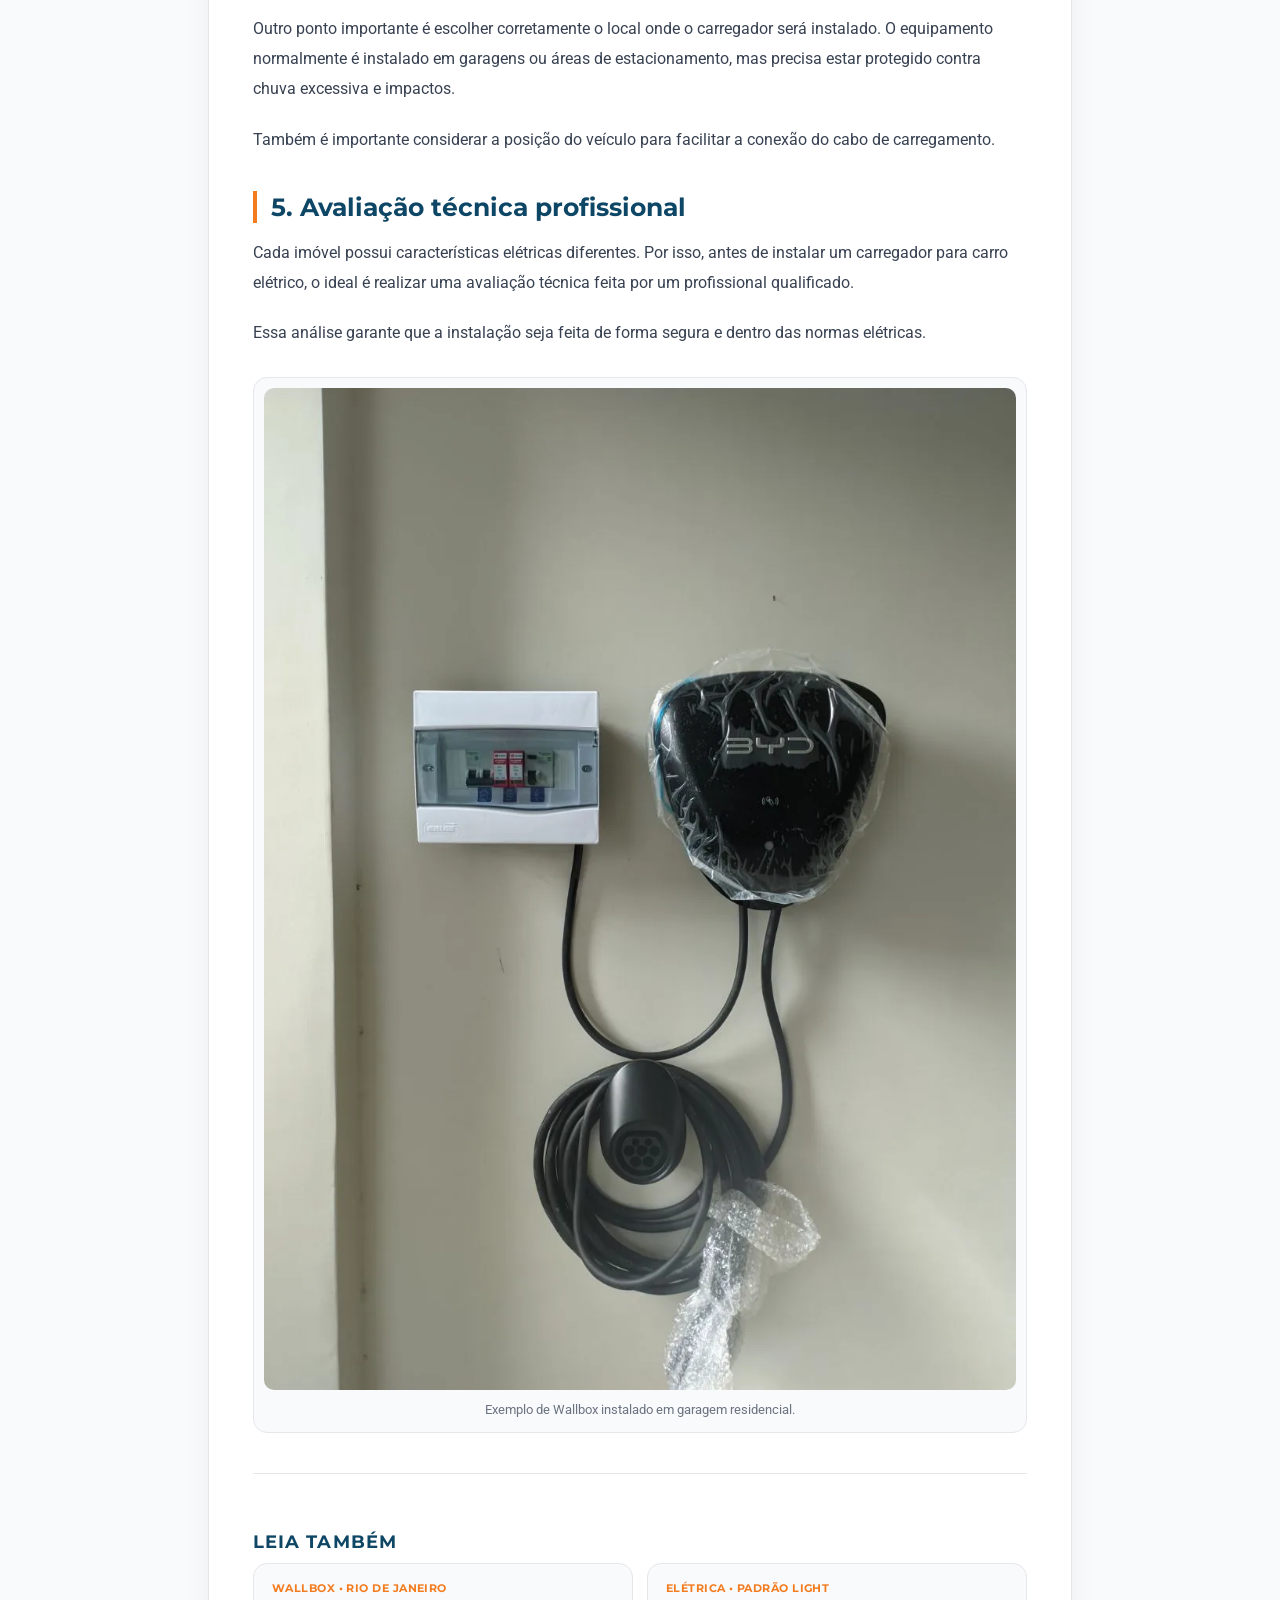
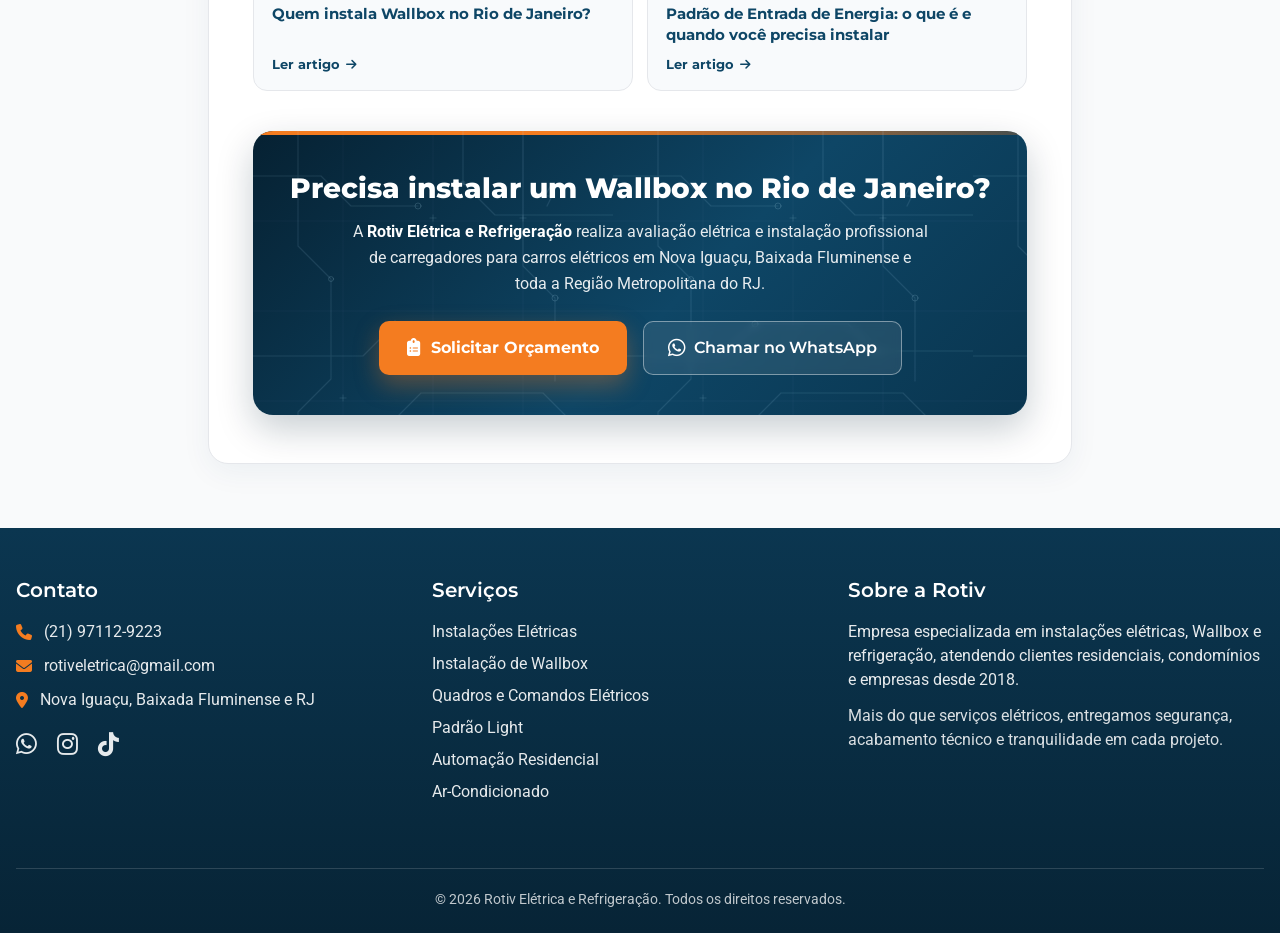
<file: blog/instalacao-de-wallbox-o-que-avaliar.html>
<!DOCTYPE html>
<html lang="pt-BR">
<head>
    <meta charset="UTF-8">
    <link rel="icon" type="image/png" sizes="32x32" href="../imagens/favicon-32.png">
    <link rel="apple-touch-icon" sizes="180x180" href="../imagens/apple-touch-icon.png">
    <meta name="viewport" content="width=device-width, initial-scale=1.0">

    <title>Instalação de Wallbox: o que é preciso avaliar antes de instalar | Blog Rotiv</title>
    <meta name="description" content="Saiba o que avaliar antes da instalação de um Wallbox: carga elétrica, disjuntor, cabeamento, distância, proteção e segurança.">
    <meta name="robots" content="index, follow">
    <link rel="canonical" href="https://rotiveletricarefrigeracao.com.br/blog/instalacao-de-wallbox-o-que-avaliar.html">

    <!-- Open Graph -->
    <meta property="og:title" content="Instalação de Wallbox: o que é preciso avaliar antes de instalar">
    <meta property="og:description" content="Entenda o que deve ser analisado antes da instalação de um Wallbox para garantir segurança e bom funcionamento.">
    <meta property="og:type" content="article">
    <meta property="og:url" content="https://rotiveletricarefrigeracao.com.br/blog/instalacao-de-wallbox-o-que-avaliar.html">
    <meta property="og:image" content="https://rotiveletricarefrigeracao.com.br/imagens/og-rotiv.jpg">
    <meta property="og:locale" content="pt_BR">

    <!-- Twitter Card -->
    <meta name="twitter:card" content="summary_large_image">
    <meta name="twitter:title" content="Instalação de Wallbox: o que é preciso avaliar antes de instalar">
    <meta name="twitter:description" content="Entenda o que deve ser analisado antes da instalação de um Wallbox para garantir segurança e bom funcionamento.">
    <meta name="twitter:image" content="https://rotiveletricarefrigeracao.com.br/imagens/og-rotiv.jpg">

    <!-- Cor do navegador mobile -->
    <meta name="theme-color" content="#0E4666">

    <!-- Preconnect -->
    <link rel="preconnect" href="https://fonts.googleapis.com">
    <link rel="preconnect" href="https://fonts.gstatic.com" crossorigin>
<link rel="preconnect" href="https://cdnjs.cloudflare.com">
    <!-- Google Fonts não bloqueante -->
    <link rel="preload" as="style" href="https://fonts.googleapis.com/css2?family=Montserrat:wght@600;700;800&family=Roboto:wght@400;500;700&display=swap" onload="this.onload=null;this.rel='stylesheet'">
    <noscript><link rel="stylesheet" href="https://fonts.googleapis.com/css2?family=Montserrat:wght@600;700;800&family=Roboto:wght@400;500;700&display=swap"></noscript>

    <!-- Google Tag Manager -->                            <script async src="https://www.googletagmanager.com/gtag/js?id=G-QESLCNM5YY"></script>
<script>
  window.dataLayer = window.dataLayer || [];
  function gtag(){dataLayer.push(arguments);}
  gtag('js', new Date());
  gtag('config', 'G-QESLCNM5YY');
  gtag('config', 'AW-17170517876');
      function gtag_report_conversion(url) {
        var callback = function () {
          if (typeof(url) != 'undefined') {
            window.location = url;
          }
        };
        gtag('event', 'conversion', {
          'send_to': 'AW-17170517876/wMl_COiJyL0dEPSexfs_',
          'transport_type': 'beacon',
          'event_callback': callback
        });
        return false;
      }
      document.addEventListener('click', function (e) {
        var link = e.target && e.target.closest ? e.target.closest('a[href*="wa.me/"], a[href*="api.whatsapp.com/send"]') : null;
        if (link && typeof gtag_report_conversion === 'function') {
          gtag_report_conversion();
        }
      });
</script>

    <link rel="stylesheet" href="../css/tailwind.min.css?v=20261125n">
    <link rel="preload" as="style" href="https://cdnjs.cloudflare.com/ajax/libs/font-awesome/6.4.0/css/all.min.css" onload="this.onload=null;this.rel='stylesheet'">
    <noscript><link rel="stylesheet" href="https://cdnjs.cloudflare.com/ajax/libs/font-awesome/6.4.0/css/all.min.css"></noscript>
    <link rel="stylesheet" href="../css/style.min.css?v=20261125n">

    <script type="application/ld+json">
    {
        "@context": "https://schema.org",
        "@type": "Article",
        "headline": "Instalação de Wallbox: o que é preciso avaliar antes de instalar",
        "description": "Saiba o que avaliar antes da instalação de um Wallbox: carga elétrica, disjuntor, cabeamento, distância, proteção e segurança.",
        "image": "https://rotiveletricarefrigeracao.com.br/imagens/blog/wallbox-carregador.webp",
        "datePublished": "2025-03-18",
        "dateModified": "2025-03-18",
        "author": {
            "@type": "Organization",
            "name": "Rotiv Elétrica e Refrigeração"
        },
        "publisher": {
            "@type": "Organization",
            "name": "Rotiv Elétrica e Refrigeração",
            "logo": {
                "@type": "ImageObject",
                "url": "https://rotiveletricarefrigeracao.com.br/imagens/logo-rotiv.png"
            }
        },
        "mainEntityOfPage": {
            "@type": "WebPage",
            "@id": "https://rotiveletricarefrigeracao.com.br/blog/instalacao-de-wallbox-o-que-avaliar.html"
        }
    }
    </script>

    <script type="application/ld+json">
    {
        "@context": "https://schema.org",
        "@type": "BreadcrumbList",
        "itemListElement": [
            {
                "@type": "ListItem",
                "position": 1,
                "name": "Início",
                "item": "https://rotiveletricarefrigeracao.com.br/"
            },
            {
                "@type": "ListItem",
                "position": 2,
                "name": "Blog",
                "item": "https://rotiveletricarefrigeracao.com.br/blog/"
            },
            {
                "@type": "ListItem",
                "position": 3,
                "name": "Instalação de Wallbox: o que é preciso avaliar antes de instalar",
                "item": "https://rotiveletricarefrigeracao.com.br/blog/instalacao-de-wallbox-o-que-avaliar.html"
            }
        ]
    }
    </script>
</head>

<body class="font-sans bg-gray-50">

    <!-- HEADER -->
    <header class="bg-white shadow-sm border-b border-gray-100 sticky w-full z-50 top-0">
        <div class="container mx-auto px-4 py-3 flex justify-between items-center gap-4">
            <a href="../index.html" class="flex items-center flex-shrink-0" aria-label="Rotiv Elétrica e Refrigeração - Voltar ao início">
                <img src="../imagens/logo-rotiv.webp" alt="Rotiv Elétrica e Refrigeração" class="h-6 sm:h-7 w-auto" width="380" height="112" decoding="async">
            </a>

            <nav class="hidden md:flex items-center space-x-4 lg:space-x-6" aria-label="Menu principal">
                <a href="../index.html" class="text-Rotiv-blue hover:text-Rotiv-orange font-heading font-semibold text-sm transition-colors">Início</a>
                <a href="../index.html#servicos" class="text-Rotiv-blue hover:text-Rotiv-orange font-heading font-semibold text-sm transition-colors">Serviços</a>
                <a href="../index.html#areas-atendidas" class="text-Rotiv-blue hover:text-Rotiv-orange font-heading font-semibold text-sm transition-colors">Área</a>
                <a href="../index.html#galeria" class="text-Rotiv-blue hover:text-Rotiv-orange font-heading font-semibold text-sm transition-colors">Galeria</a>
                <a href="./" class="text-Rotiv-orange font-heading font-semibold text-sm transition-colors">Blog</a>
                <a href="#contato" class="text-Rotiv-blue hover:text-Rotiv-orange font-heading font-semibold text-sm transition-colors">Contato</a>
            </nav>

            <a
                href="../orcamento/"
                class="hidden lg:inline-flex items-center gap-2 bg-Rotiv-orange hover:bg-orange-600 text-white font-heading font-bold text-sm px-4 py-2.5 rounded-lg transition-colors shadow-sm"
            >
                <i class="fas fa-clipboard-list text-sm" aria-hidden="true"></i>
                Solicitar Orçamento
            </a>

            <button
                type="button"
                class="md:hidden text-Rotiv-blue p-2 rounded-lg focus:outline-none"
                id="menu-toggle"
                aria-label="Abrir menu"
                aria-expanded="false"
                aria-controls="mobile-menu"
            >
                <svg class="w-6 h-6" fill="none" stroke="currentColor" viewBox="0 0 24 24" aria-hidden="true">
                    <path stroke-linecap="round" stroke-linejoin="round" stroke-width="2" d="M4 6h16M4 12h16m-7 6h7"></path>
                </svg>
            </button>
        </div>

        <div class="md:hidden hidden absolute left-0 right-0 top-full bg-white w-full py-3 px-4 shadow-md border-t border-gray-100" id="mobile-menu" role="navigation" aria-label="Menu mobile">
            <div class="flex flex-col space-y-2">
                <a href="../index.html" class="text-Rotiv-blue hover:text-Rotiv-orange font-heading font-semibold py-2 text-center">Início</a>
                <a href="../index.html#servicos" class="text-Rotiv-blue hover:text-Rotiv-orange font-heading font-semibold py-2 text-center">Serviços</a>
                <a href="../index.html#areas-atendidas" class="text-Rotiv-blue hover:text-Rotiv-orange font-heading font-semibold py-2 text-center">Área</a>
                <a href="../index.html#galeria" class="text-Rotiv-blue hover:text-Rotiv-orange font-heading font-semibold py-2 text-center">Galeria</a>
                <a href="./" class="text-Rotiv-orange font-heading font-semibold py-2 text-center">Blog</a>
                <a href="#contato" class="text-Rotiv-blue hover:text-Rotiv-orange font-heading font-semibold py-2 text-center">Contato</a>
                <a href="../orcamento/" class="mt-2 inline-flex items-center justify-center gap-2 bg-Rotiv-orange text-white font-heading font-bold py-3 px-4 rounded-lg">
                    <i class="fas fa-clipboard-list" aria-hidden="true"></i> Solicitar Orçamento
                </a>
            </div>
        </div>
    </header>

    <main class="pt-8 sm:pt-10 pb-16">

        <!-- BREADCRUMB -->
        <div class="container mx-auto px-4 max-w-4xl mb-5">
            <nav class="text-sm text-gray-600 flex flex-wrap items-center gap-1.5" aria-label="Breadcrumb">
                <a href="../index.html" class="hover:text-Rotiv-orange transition-colors">Início</a>
                <span aria-hidden="true">/</span>
                <a href="./" class="hover:text-Rotiv-orange transition-colors">Blog</a>
                <span aria-hidden="true">/</span>
                <span class="text-Rotiv-blue font-semibold">Wallbox</span>
            </nav>
        </div>

        <!-- ARTIGO EDITORIAL ROTIV -->
        <div class="container mx-auto px-4 max-w-4xl">
            <article class="article-sheet article-content">
                <div class="article-sheet-inner">

                    <header class="article-header">
                        <span class="blog-cat-pill">Wallbox • Guia completo</span>
                        <h1>Instalação de Wallbox: o que é preciso avaliar antes de instalar</h1>
                        <div class="article-meta-line">
                            <span><i class="far fa-calendar-alt mr-1.5" aria-hidden="true"></i>Publicado em <time datetime="2025-03-18">18 de março de 2025</time></span>
                            <span aria-hidden="true">&bull;</span>
                            <span>Rotiv Elétrica e Refrigeração</span>
                        </div>
                    </header>

<p class="mb-6">
                Com o crescimento dos carros elétricos no Brasil, muitos proprietários estão buscando instalar um <strong>carregador Wallbox em casa</strong>. Esse tipo de carregador é muito mais rápido e seguro do que utilizar uma tomada comum, permitindo carregar o veículo com mais eficiência.
            </p>

            <p class="mb-6">
                Porém, antes de realizar a instalação, alguns fatores importantes precisam ser avaliados na rede elétrica da residência ou do estabelecimento. Neste artigo você vai entender os principais pontos que devem ser analisados antes de instalar um Wallbox.
            </p>

            <div class="blog-image">
                <img
                    src="../imagens/blog/wallbox-carregador.webp"
                    alt="Carregador Wallbox para carro elétrico instalado em residência em Nova Iguaçu – Rotiv"
                    loading="lazy"
                    decoding="async"
                >
                <span>Carregador Wallbox utilizado para carregamento residencial de carros elétricos.</span>
            </div>

                    <nav class="article-toc" aria-label="Neste artigo">
                        <div class="article-toc-title">
                            <i class="fas fa-list-ul" aria-hidden="true"></i>
                            <span>Neste artigo</span>
                        </div>
                        <ul class="article-toc-list">
                            <li><a href="#1-capacidade-da-rede-eletrica">1. Capacidade da rede elétrica</a></li>
                            <li><a href="#2-disjuntor-e-protecao-eletrica">2. Disjuntor e proteção elétrica</a></li>
                            <li><a href="#3-distancia-entre-o-quadro-eletrico-e-o-carregador">3. Distância entre o quadro elétrico e o carregador</a></li>
                            <li><a href="#4-local-de-instalacao">4. Local de instalação</a></li>
                            <li><a href="#5-avaliacao-tecnica-profissional">5. Avaliação técnica profissional</a></li>
                        </ul>
                    </nav>

<h2 id="1-capacidade-da-rede-eletrica">1. Capacidade da rede elétrica</h2>

            <p class="mb-6">
                O primeiro ponto que precisa ser analisado é se a instalação elétrica do imóvel suporta a potência do carregador. Um Wallbox normalmente possui potência entre <strong>3,7 kW e 22 kW</strong>, dependendo do modelo e da configuração da rede.
            </p>

            <p class="mb-6">
                Por isso é importante que um eletricista avalie o quadro de energia, a entrada de energia da concessionária e a capacidade dos cabos utilizados.
            </p>

            <h2 id="2-disjuntor-e-protecao-eletrica">2. Disjuntor e proteção elétrica</h2>

            <p class="mb-6">
                Um carregador Wallbox precisa de um circuito exclusivo com proteção adequada. Isso inclui a instalação de disjuntor específico e, em muitos casos, dispositivos de proteção como DR e DPS.
            </p>

            <p class="mb-6">
                Esses equipamentos garantem segurança tanto para o carregador quanto para a instalação elétrica da residência.
            </p>

            <div class="blog-image">
                <img
                    src="../imagens/blog/quadro-eletrico-wallbox.webp"
                    alt="Quadro elétrico dimensionado para instalação de carregador Wallbox em Nova Iguaçu – Rotiv"
                    loading="lazy"
                    decoding="async"
                >
                <span>Quadro elétrico preparado para alimentar o carregador do carro elétrico.</span>
            </div>

            <h2 id="3-distancia-entre-o-quadro-eletrico-e-o-carregador">3. Distância entre o quadro elétrico e o carregador</h2>

            <p class="mb-6">
                A distância entre o quadro de distribuição e o local onde o Wallbox será instalado influencia diretamente no tipo e na espessura do cabo que será utilizado.
            </p>

            <p class="mb-6">
                Quanto maior a distância, maior pode ser a necessidade de cabos mais robustos para evitar queda de tensão e garantir segurança na instalação.
            </p>

            <h2 id="4-local-de-instalacao">4. Local de instalação</h2>

            <p class="mb-6">
                Outro ponto importante é escolher corretamente o local onde o carregador será instalado. O equipamento normalmente é instalado em garagens ou áreas de estacionamento, mas precisa estar protegido contra chuva excessiva e impactos.
            </p>

            <p class="mb-6">
                Também é importante considerar a posição do veículo para facilitar a conexão do cabo de carregamento.
            </p>

            <h2 id="5-avaliacao-tecnica-profissional">5. Avaliação técnica profissional</h2>

            <p class="mb-6">
                Cada imóvel possui características elétricas diferentes. Por isso, antes de instalar um carregador para carro elétrico, o ideal é realizar uma avaliação técnica feita por um profissional qualificado.
            </p>

            <p class="mb-6">
                Essa análise garante que a instalação seja feita de forma segura e dentro das normas elétricas.
            </p>

            <div class="blog-image">
                <img
                    src="../imagens/blog/wallbox-instalado-garagem.webp"
                    alt="Wallbox instalado em garagem residencial para carro elétrico em Nova Iguaçu – Rotiv"
                    loading="lazy"
                    decoding="async"
                >
                <span>Exemplo de Wallbox instalado em garagem residencial.</span>
            </div>

                    <!-- LEIA TAMBÉM -->
                    <section class="article-related" aria-label="Artigos relacionados">
                        <h3 class="article-related-heading">Leia também</h3>
                        <div class="article-related-grid">
                        <a href="quem-instala-wallbox-no-rio-de-janeiro.html" class="article-related-card">
                            <span class="article-related-cat">Wallbox • Rio de Janeiro</span>
                            <span class="article-related-title">Quem instala Wallbox no Rio de Janeiro?</span>
                            <span class="article-related-more">Ler artigo <i class="fas fa-arrow-right text-xs" aria-hidden="true"></i></span>
                        </a>
                        <a href="padrao-de-entrada-de-energia-o-que-e-quando-instalar.html" class="article-related-card">
                            <span class="article-related-cat">Elétrica • Padrão Light</span>
                            <span class="article-related-title">Padrão de Entrada de Energia: o que é e quando você precisa instalar</span>
                            <span class="article-related-more">Ler artigo <i class="fas fa-arrow-right text-xs" aria-hidden="true"></i></span>
                        </a>
                        </div>
                    </section>

                    <!-- CTA DUPLO -->
                    <div class="article-cta-box">
                        <div class="rotiv-hero-bg" aria-hidden="true"></div>
                        <div class="relative z-10">
                            <h3>Precisa instalar um Wallbox no Rio de Janeiro?</h3>
                            <p>A <strong class="text-white">Rotiv Elétrica e Refrigeração</strong> realiza avaliação elétrica e instalação profissional de carregadores para carros elétricos em Nova Iguaçu, Baixada Fluminense e toda a Região Metropolitana do RJ.</p>
                            <div class="flex flex-col sm:flex-row justify-center gap-3 sm:gap-4">
                                <a href="../orcamento/?servico=wallbox" class="rotiv-hero-cta-primary text-base">
                                    <i class="fas fa-clipboard-list text-lg" aria-hidden="true"></i>
                                    <span>Solicitar Orçamento</span>
                                </a>
                                <a
                                    href="https://wa.me/5521971129223?text=Ol%C3%A1!%20Li%20o%20artigo%20sobre%20instala%C3%A7%C3%A3o%20de%20Wallbox%20no%20site%20da%20Rotiv%20e%20gostaria%20de%20fazer%20um%20or%C3%A7amento."
                                    target="_blank"
                                    rel="noopener noreferrer"
                                    class="rotiv-hero-cta-secondary text-base"
                                >
                                    <i class="fab fa-whatsapp text-xl" aria-hidden="true"></i>
                                    <span>Chamar no WhatsApp</span>
                                </a>
                            </div>
                        </div>
                    </div>

                </div>
            </article>
        </div>

    </main>

    <!-- FOOTER INSTITUCIONAL PADRONIZADO -->
    <footer id="contato" class="rotiv-footer text-white pt-10 sm:pt-12 pb-6">
        <div class="container mx-auto px-4">
            <div class="flex flex-wrap">

                <!-- Contato -->
                <div class="w-full md:w-1/3 mb-6 sm:mb-8 footer-section">
                    <h3 class="text-lg sm:text-xl font-semibold text-white mb-3 sm:mb-4">Contato</h3>
                    <p class="flex items-center mb-2.5 md:justify-start justify-center text-sm sm:text-base">
                        <i class="fas fa-phone mr-3 text-Rotiv-orange" aria-hidden="true"></i>
                        <a href="tel:+5521971129223" class="text-white text-opacity-90 hover:text-Rotiv-orange transition-colors">(21) 97112-9223</a>
                    </p>
                    <p class="flex items-center mb-2.5 md:justify-start justify-center text-sm sm:text-base">
                        <i class="fas fa-envelope mr-3 text-Rotiv-orange" aria-hidden="true"></i>
                        <a href="mailto:rotiveletrica@gmail.com" class="text-white text-opacity-90 hover:text-Rotiv-orange transition-colors">rotiveletrica@gmail.com</a>
                    </p>
                    <p class="flex items-center mb-2.5 md:justify-start justify-center text-sm sm:text-base text-white text-opacity-90">
                        <i class="fas fa-map-marker-alt mr-3 text-Rotiv-orange" aria-hidden="true"></i>
                        <span>Nova Iguaçu, Baixada Fluminense e RJ</span>
                    </p>
                    <div class="flex mt-5 md:justify-start justify-center gap-5">
                        <a href="https://wa.me/5521971129223?text=Ol%C3%A1%21%20Vim%20pelo%20blog%20da%20Rotiv%20e%20gostaria%20de%20solicitar%20um%20or%C3%A7amento." target="_blank" rel="noopener noreferrer" class="text-white text-opacity-90 hover:text-Rotiv-orange transition-colors" aria-label="WhatsApp da Rotiv">
                            <i class="fab fa-whatsapp text-xl sm:text-2xl" aria-hidden="true"></i>
                        </a>
                        <a href="https://www.instagram.com/rotiv2018/" target="_blank" rel="noopener noreferrer" class="text-white text-opacity-90 hover:text-Rotiv-orange transition-colors" aria-label="Instagram da Rotiv">
                            <i class="fab fa-instagram text-xl sm:text-2xl" aria-hidden="true"></i>
                        </a>
                        <a href="https://www.tiktok.com/@rotiv2018" target="_blank" rel="noopener noreferrer" class="text-white text-opacity-90 hover:text-Rotiv-orange transition-colors" aria-label="TikTok da Rotiv">
                            <i class="fab fa-tiktok text-xl sm:text-2xl" aria-hidden="true"></i>
                        </a>
                    </div>
                </div>

                <!-- Serviços -->
                <div class="w-full md:w-1/3 mb-6 sm:mb-8 footer-section">
                    <h3 class="text-lg sm:text-xl font-semibold text-white mb-3 sm:mb-4">Serviços</h3>
                    <ul class="space-y-1.5 sm:space-y-2 text-sm sm:text-base text-white text-opacity-90">
                        <li><a href="../index.html#servicos" class="hover:text-Rotiv-orange transition-colors">Instalações Elétricas</a></li>
                        <li><a href="../index.html#servicos" class="hover:text-Rotiv-orange transition-colors">Instalação de Wallbox</a></li>
                        <li><a href="../index.html#servicos" class="hover:text-Rotiv-orange transition-colors">Quadros e Comandos Elétricos</a></li>
                        <li><a href="../index.html#servicos" class="hover:text-Rotiv-orange transition-colors">Padrão Light</a></li>
                        <li><a href="../index.html#servicos" class="hover:text-Rotiv-orange transition-colors">Automação Residencial</a></li>
                        <li><a href="../index.html#servicos" class="hover:text-Rotiv-orange transition-colors">Ar-Condicionado</a></li>
                    </ul>
                </div>

                <!-- Sobre -->
                <div class="w-full md:w-1/3 mb-6 sm:mb-8 footer-section">
                    <h3 class="text-lg sm:text-xl font-semibold text-white mb-3 sm:mb-4">Sobre a Rotiv</h3>
                    <p class="mb-3 text-sm sm:text-base text-white text-opacity-90 leading-relaxed">
                        Empresa especializada em instalações elétricas, Wallbox e refrigeração, atendendo clientes residenciais, condomínios e empresas desde 2018.
                    </p>
                    <p class="text-sm sm:text-base text-white text-opacity-85 leading-relaxed">
                        Mais do que serviços elétricos, entregamos segurança, acabamento técnico e tranquilidade em cada projeto.
                    </p>
                </div>

            </div>

            <div class="border-t border-white border-opacity-15 mt-6 sm:mt-8 pt-5 text-center text-xs sm:text-sm text-white text-opacity-75">
                <p>&copy; <span id="current-year">2026</span> Rotiv Elétrica e Refrigeração. Todos os direitos reservados.</p>
            </div>
        </div>
    </footer>

    <!-- BOTÃO FLUTUANTE WHATSAPP -->
    <button
        type="button"
        onclick="openWhatsAppArticle()"
        aria-label="Entre em contato pelo WhatsApp"
        id="whatsapp-fab"
    >
        <i class="fab fa-whatsapp" aria-hidden="true"></i>
    </button>

    <script>
        // Menu mobile
        const menuToggle = document.getElementById('menu-toggle');
        const mobileMenu = document.getElementById('mobile-menu');
        if (menuToggle && mobileMenu) {
            menuToggle.addEventListener('click', () => {
                mobileMenu.classList.toggle('hidden');
                const expanded = !mobileMenu.classList.contains('hidden');
                menuToggle.setAttribute('aria-expanded', expanded);
            });
        }

        // Copyright dinâmico
        const yearEl = document.getElementById('current-year');
        if (yearEl) yearEl.textContent = new Date().getFullYear();

        // WhatsApp
        function openWhatsAppArticle() {
                    const phoneNumber = "5521971129223";
            const message = encodeURIComponent("Olá! Li o artigo sobre instalação de Wallbox no site da Rotiv e gostaria de fazer um orçamento.");
            if (typeof gtag_report_conversion === 'function') gtag_report_conversion();
            window.open(`https://wa.me/${phoneNumber}?text=${message}`, '_blank', 'noopener,noreferrer');
        }
    </script>

</body>
</html>
</file>
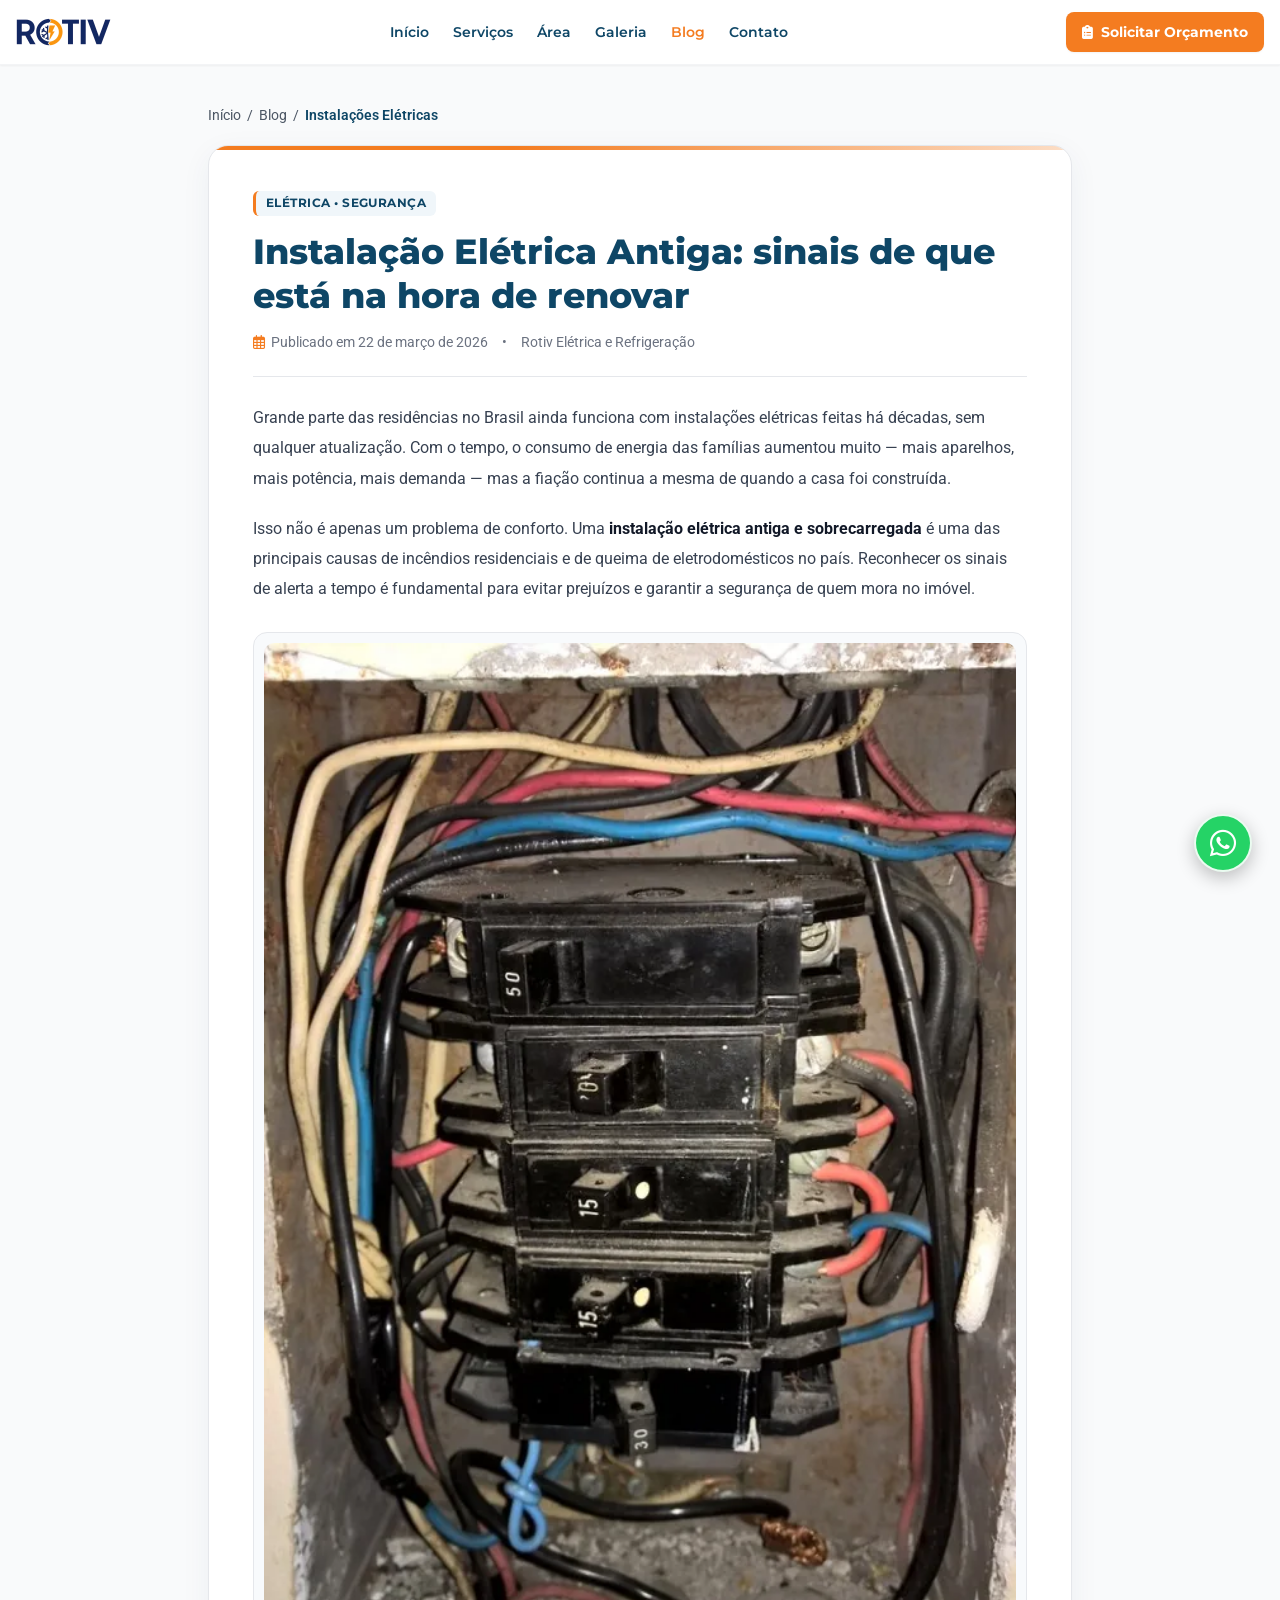
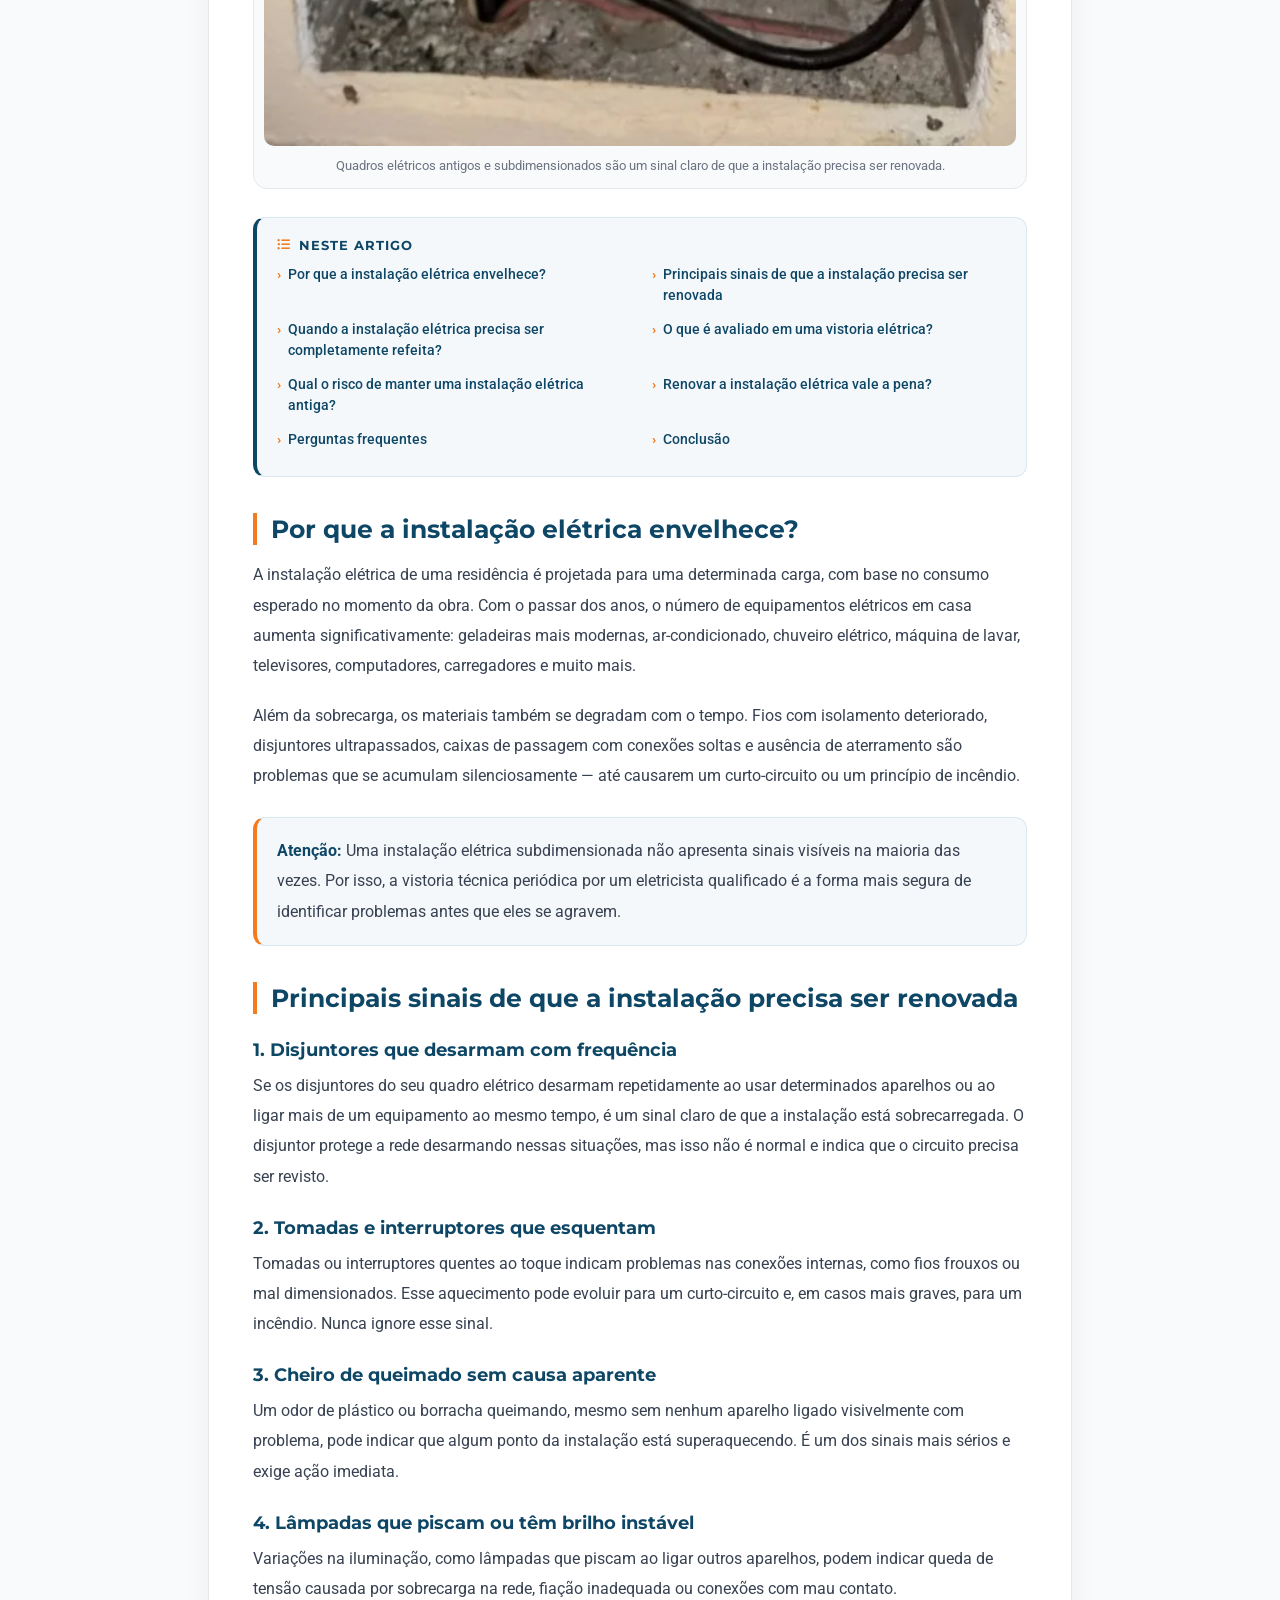
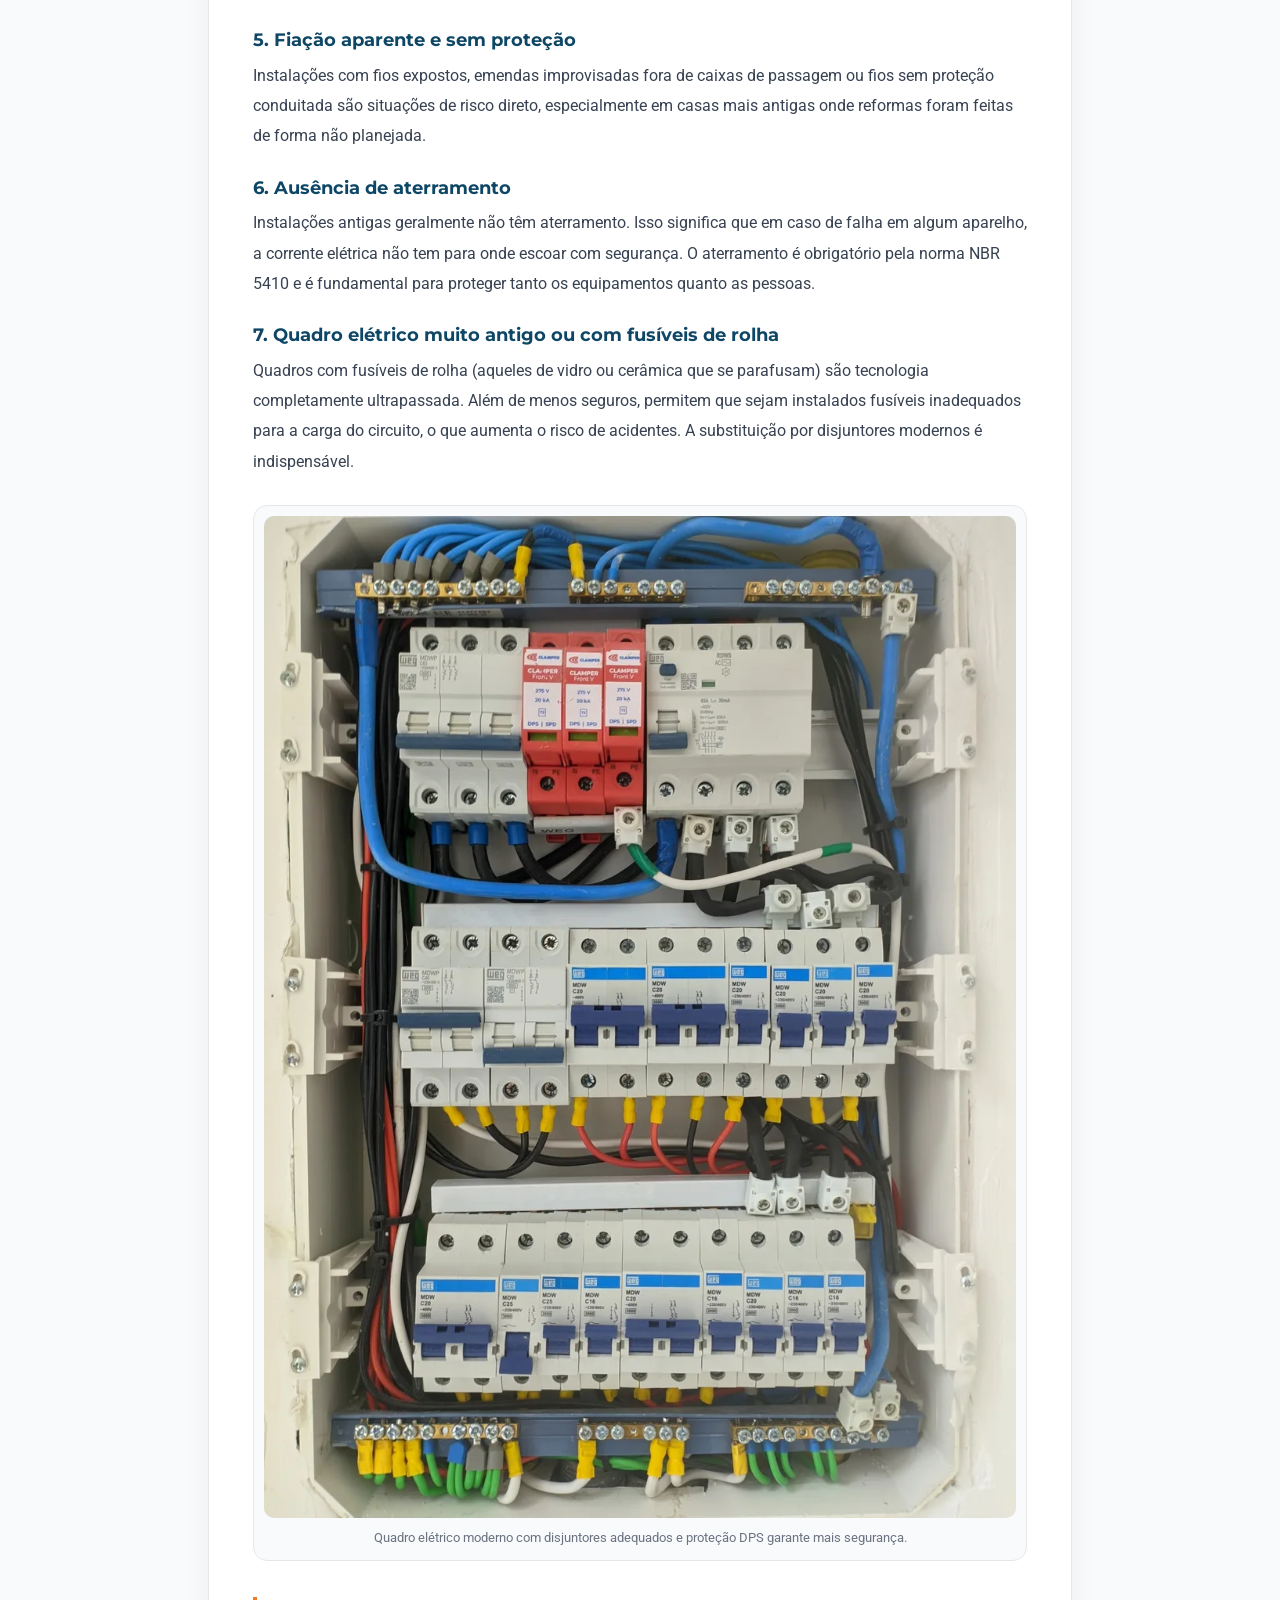
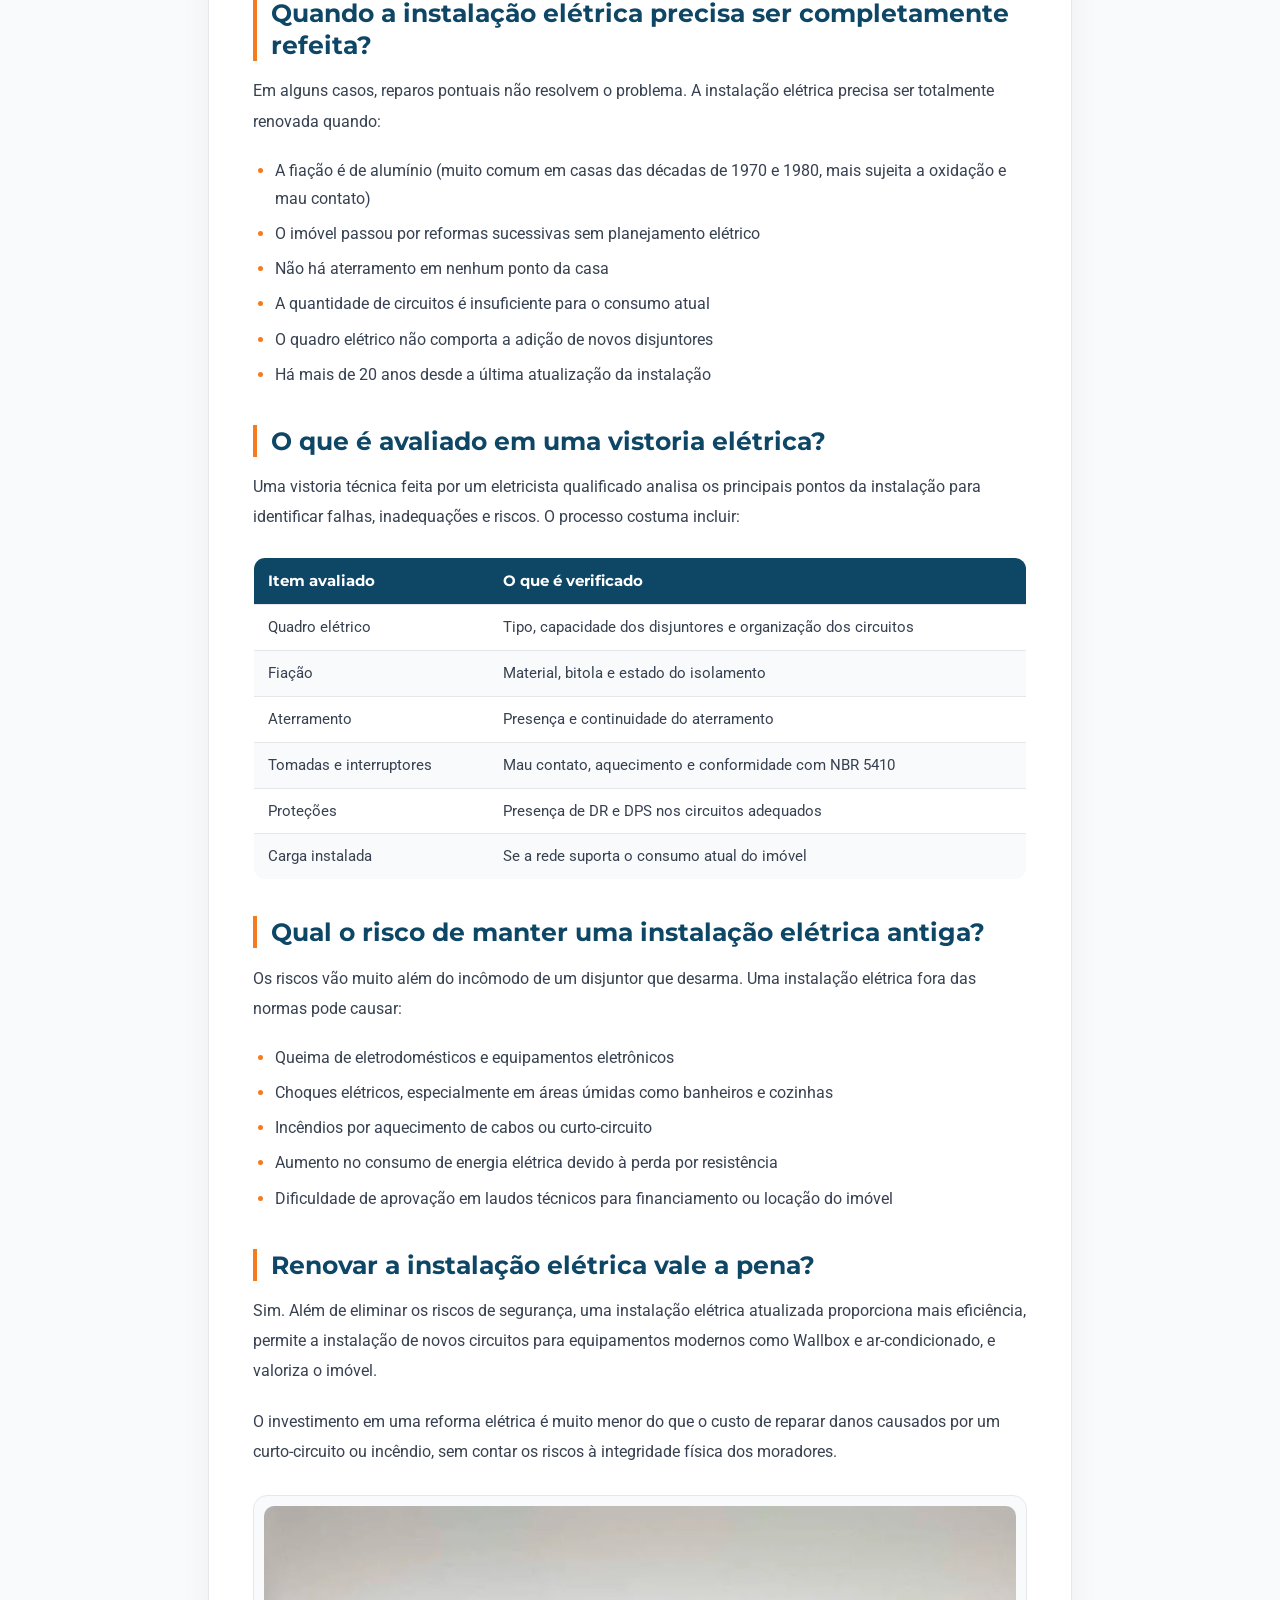
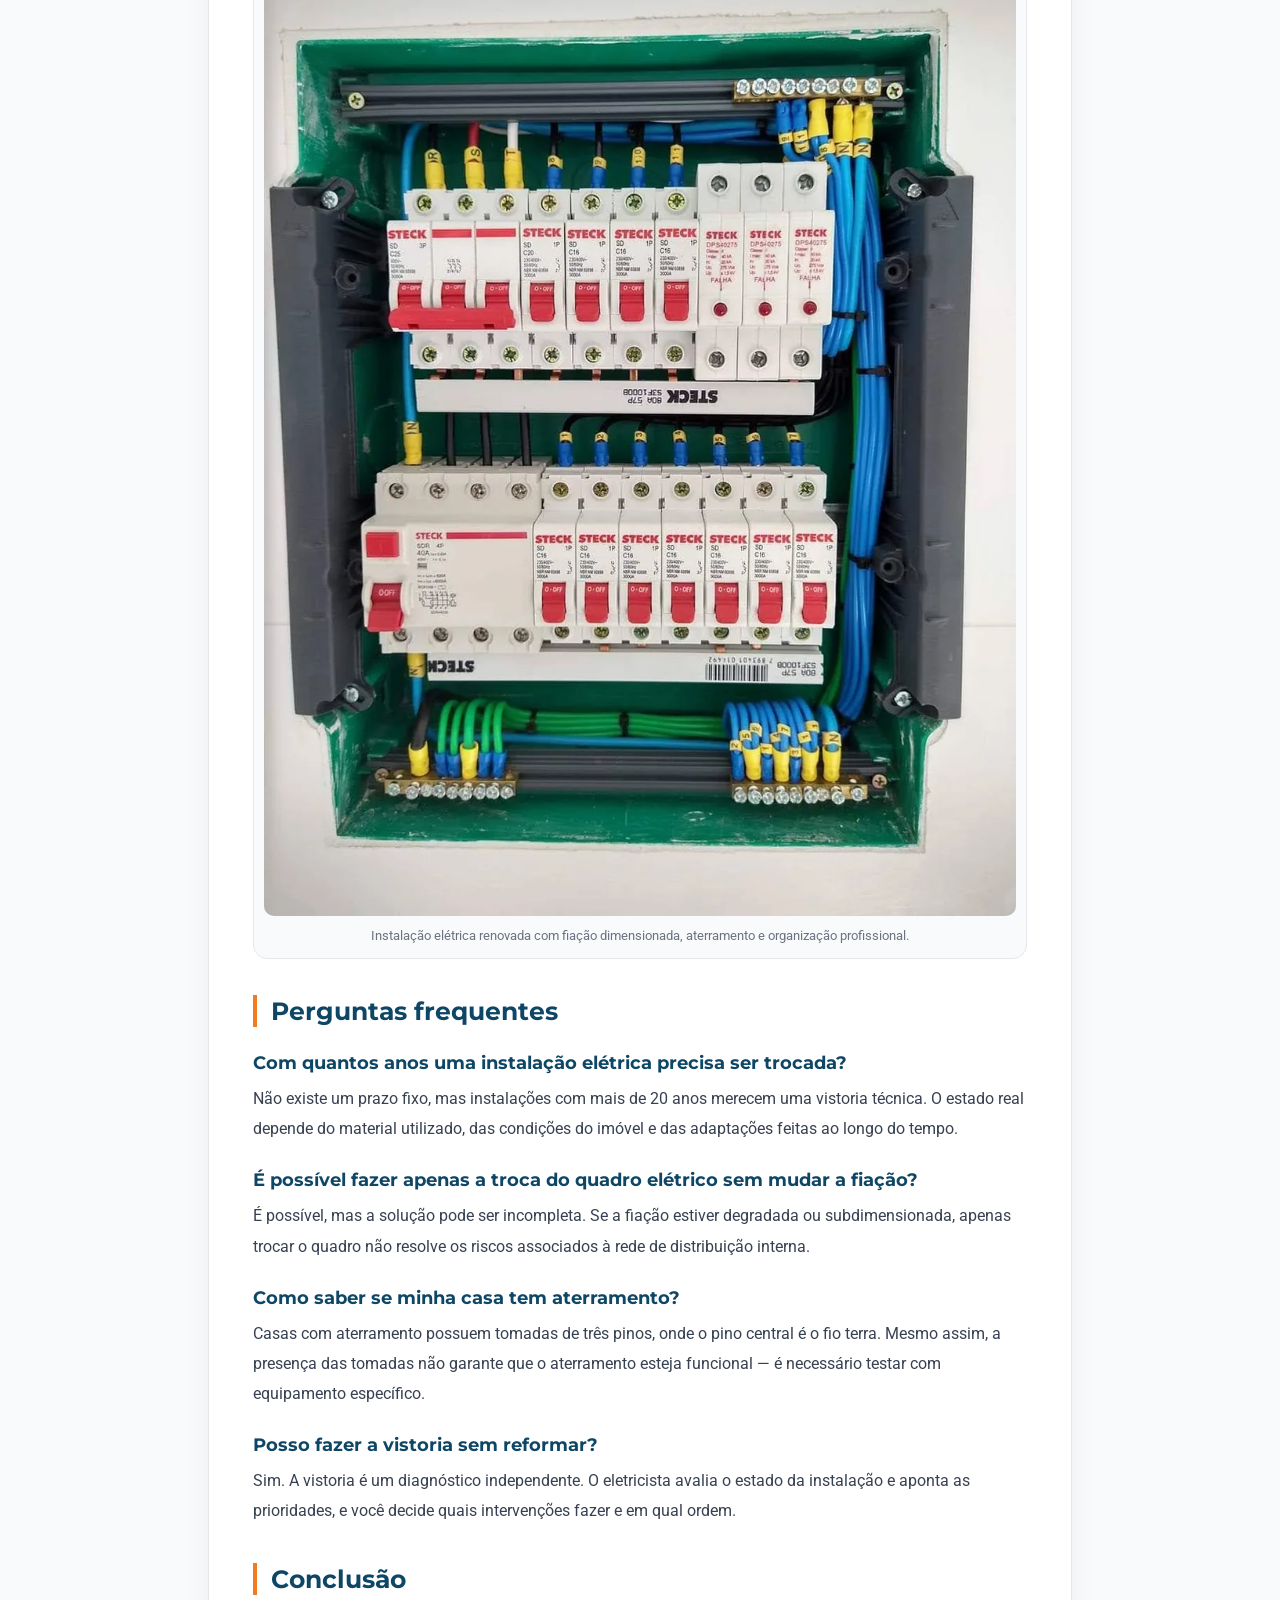
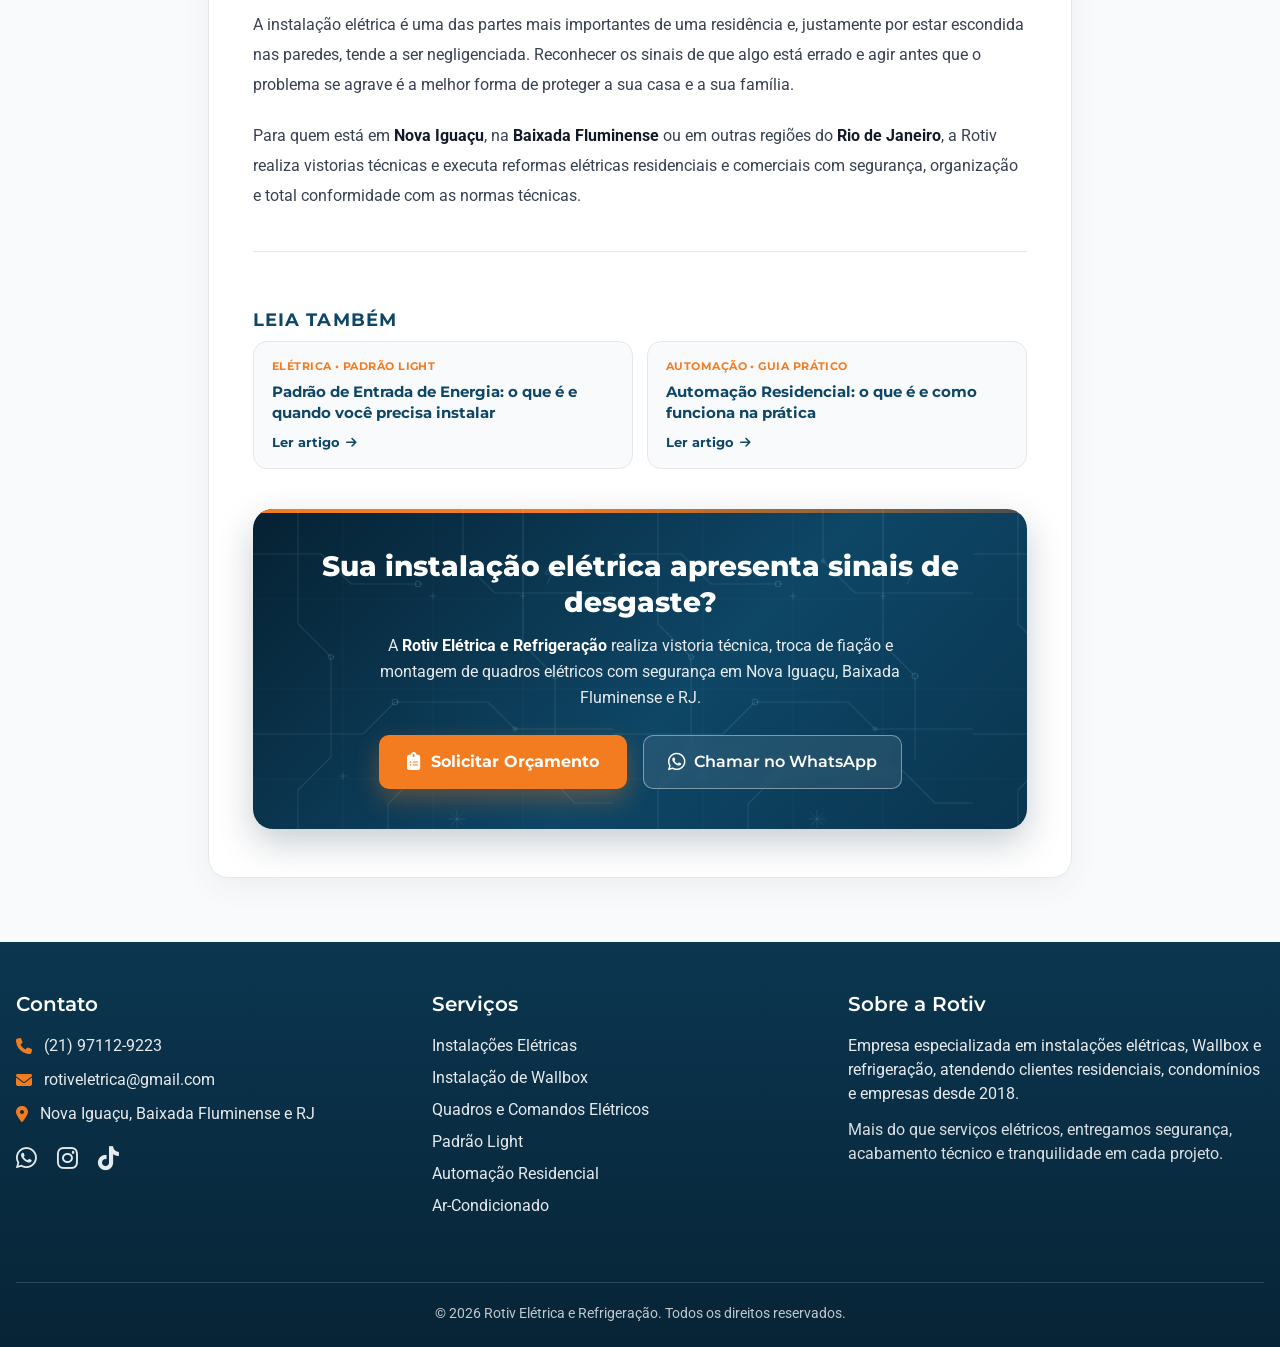
<file: blog/instalacao-eletrica-quando-renovar.html>
<!DOCTYPE html>
<html lang="pt-BR">
<head>
    <meta charset="UTF-8">
    <link rel="icon" type="image/png" sizes="32x32" href="../imagens/favicon-32.png">
    <link rel="apple-touch-icon" sizes="180x180" href="../imagens/apple-touch-icon.png">
    <meta name="viewport" content="width=device-width, initial-scale=1.0">

    <title>Instalação Elétrica Antiga: Sinais de que está na hora de renovar | Blog Rotiv</title>
    <meta name="description" content="Descubra os principais sinais de que a instalação elétrica da sua casa precisa ser renovada e por que adiar essa decisão pode ser perigoso.">
    <meta name="robots" content="index, follow">
    <link rel="canonical" href="https://rotiveletricarefrigeracao.com.br/blog/instalacao-eletrica-quando-renovar.html">

    <!-- Open Graph -->
    <meta property="og:title" content="Instalação Elétrica Antiga: Sinais de que está na hora de renovar">
    <meta property="og:description" content="Descubra os principais sinais de que a instalação elétrica da sua casa precisa ser renovada e por que adiar essa decisão pode ser perigoso.">
    <meta property="og:type" content="article">
    <meta property="og:url" content="https://rotiveletricarefrigeracao.com.br/blog/instalacao-eletrica-quando-renovar.html">
    <meta property="og:image" content="https://rotiveletricarefrigeracao.com.br/imagens/og-rotiv.jpg">
    <meta property="og:locale" content="pt_BR">

    <!-- Twitter Card -->
    <meta name="twitter:card" content="summary_large_image">
    <meta name="twitter:title" content="Instalação Elétrica Antiga: Sinais de que está na hora de renovar">
    <meta name="twitter:description" content="Descubra os principais sinais de que a instalação elétrica da sua casa precisa ser renovada e por que adiar essa decisão pode ser perigoso.">
    <meta name="twitter:image" content="https://rotiveletricarefrigeracao.com.br/imagens/og-rotiv.jpg">

    <!-- Cor do navegador mobile -->
    <meta name="theme-color" content="#0E4666">

    <!-- Preconnect -->
    <link rel="preconnect" href="https://fonts.googleapis.com">
    <link rel="preconnect" href="https://fonts.gstatic.com" crossorigin>
<link rel="preconnect" href="https://cdnjs.cloudflare.com">
    <!-- Google Fonts não bloqueante -->
    <link rel="preload" as="style" href="https://fonts.googleapis.com/css2?family=Montserrat:wght@600;700;800&family=Roboto:wght@400;500;700&display=swap" onload="this.onload=null;this.rel='stylesheet'">
    <noscript><link rel="stylesheet" href="https://fonts.googleapis.com/css2?family=Montserrat:wght@600;700;800&family=Roboto:wght@400;500;700&display=swap"></noscript>

    <!-- Google Tag Manager -->                            <script async src="https://www.googletagmanager.com/gtag/js?id=G-QESLCNM5YY"></script>
<script>
  window.dataLayer = window.dataLayer || [];
  function gtag(){dataLayer.push(arguments);}
  gtag('js', new Date());
  gtag('config', 'G-QESLCNM5YY');
  gtag('config', 'AW-17170517876');
      function gtag_report_conversion(url) {
        var callback = function () {
          if (typeof(url) != 'undefined') {
            window.location = url;
          }
        };
        gtag('event', 'conversion', {
          'send_to': 'AW-17170517876/wMl_COiJyL0dEPSexfs_',
          'transport_type': 'beacon',
          'event_callback': callback
        });
        return false;
      }
      document.addEventListener('click', function (e) {
        var link = e.target && e.target.closest ? e.target.closest('a[href*="wa.me/"], a[href*="api.whatsapp.com/send"]') : null;
        if (link && typeof gtag_report_conversion === 'function') {
          gtag_report_conversion();
        }
      });
</script>

    <link rel="stylesheet" href="../css/tailwind.min.css?v=20261125n">
    <link rel="preload" as="style" href="https://cdnjs.cloudflare.com/ajax/libs/font-awesome/6.4.0/css/all.min.css" onload="this.onload=null;this.rel='stylesheet'">
    <noscript><link rel="stylesheet" href="https://cdnjs.cloudflare.com/ajax/libs/font-awesome/6.4.0/css/all.min.css"></noscript>
    <link rel="stylesheet" href="../css/style.min.css?v=20261125n">

    <script type="application/ld+json">
    {
        "@context": "https://schema.org",
        "@type": "Article",
        "headline": "Instalação Elétrica Antiga: Sinais de que está na hora de renovar",
        "description": "Descubra os principais sinais de que a instalação elétrica da sua casa precisa ser renovada e por que adiar essa decisão pode ser perigoso.",
        "image": "https://rotiveletricarefrigeracao.com.br/imagens/blog/quadro-eletrico-antigo.webp",
        "datePublished": "2026-03-22",
        "dateModified": "2026-03-22",
        "author": {
            "@type": "Organization",
            "name": "Rotiv Elétrica e Refrigeração"
        },
        "publisher": {
            "@type": "Organization",
            "name": "Rotiv Elétrica e Refrigeração",
            "logo": {
                "@type": "ImageObject",
                "url": "https://rotiveletricarefrigeracao.com.br/imagens/logo-rotiv.png"
            }
        },
        "mainEntityOfPage": {
            "@type": "WebPage",
            "@id": "https://rotiveletricarefrigeracao.com.br/blog/instalacao-eletrica-quando-renovar.html"
        }
    }
    </script>

    <script type="application/ld+json">
    {
        "@context": "https://schema.org",
        "@type": "BreadcrumbList",
        "itemListElement": [
            {
                "@type": "ListItem",
                "position": 1,
                "name": "Início",
                "item": "https://rotiveletricarefrigeracao.com.br/"
            },
            {
                "@type": "ListItem",
                "position": 2,
                "name": "Blog",
                "item": "https://rotiveletricarefrigeracao.com.br/blog/"
            },
            {
                "@type": "ListItem",
                "position": 3,
                "name": "Instalação Elétrica Antiga: Sinais de que está na hora de renovar",
                "item": "https://rotiveletricarefrigeracao.com.br/blog/instalacao-eletrica-quando-renovar.html"
            }
        ]
    }
    </script>
</head>

<body class="font-sans bg-gray-50">

    <!-- HEADER -->
    <header class="bg-white shadow-sm border-b border-gray-100 sticky w-full z-50 top-0">
        <div class="container mx-auto px-4 py-3 flex justify-between items-center gap-4">
            <a href="../index.html" class="flex items-center flex-shrink-0" aria-label="Rotiv Elétrica e Refrigeração - Voltar ao início">
                <img src="../imagens/logo-rotiv.webp" alt="Rotiv Elétrica e Refrigeração" class="h-6 sm:h-7 w-auto" width="380" height="112" decoding="async">
            </a>

            <nav class="hidden md:flex items-center space-x-4 lg:space-x-6" aria-label="Menu principal">
                <a href="../index.html" class="text-Rotiv-blue hover:text-Rotiv-orange font-heading font-semibold text-sm transition-colors">Início</a>
                <a href="../index.html#servicos" class="text-Rotiv-blue hover:text-Rotiv-orange font-heading font-semibold text-sm transition-colors">Serviços</a>
                <a href="../index.html#areas-atendidas" class="text-Rotiv-blue hover:text-Rotiv-orange font-heading font-semibold text-sm transition-colors">Área</a>
                <a href="../index.html#galeria" class="text-Rotiv-blue hover:text-Rotiv-orange font-heading font-semibold text-sm transition-colors">Galeria</a>
                <a href="./" class="text-Rotiv-orange font-heading font-semibold text-sm transition-colors">Blog</a>
                <a href="#contato" class="text-Rotiv-blue hover:text-Rotiv-orange font-heading font-semibold text-sm transition-colors">Contato</a>
            </nav>

            <a
                href="../orcamento/"
                class="hidden lg:inline-flex items-center gap-2 bg-Rotiv-orange hover:bg-orange-600 text-white font-heading font-bold text-sm px-4 py-2.5 rounded-lg transition-colors shadow-sm"
            >
                <i class="fas fa-clipboard-list text-sm" aria-hidden="true"></i>
                Solicitar Orçamento
            </a>

            <button
                type="button"
                class="md:hidden text-Rotiv-blue p-2 rounded-lg focus:outline-none"
                id="menu-toggle"
                aria-label="Abrir menu"
                aria-expanded="false"
                aria-controls="mobile-menu"
            >
                <svg class="w-6 h-6" fill="none" stroke="currentColor" viewBox="0 0 24 24" aria-hidden="true">
                    <path stroke-linecap="round" stroke-linejoin="round" stroke-width="2" d="M4 6h16M4 12h16m-7 6h7"></path>
                </svg>
            </button>
        </div>

        <div class="md:hidden hidden absolute left-0 right-0 top-full bg-white w-full py-3 px-4 shadow-md border-t border-gray-100" id="mobile-menu" role="navigation" aria-label="Menu mobile">
            <div class="flex flex-col space-y-2">
                <a href="../index.html" class="text-Rotiv-blue hover:text-Rotiv-orange font-heading font-semibold py-2 text-center">Início</a>
                <a href="../index.html#servicos" class="text-Rotiv-blue hover:text-Rotiv-orange font-heading font-semibold py-2 text-center">Serviços</a>
                <a href="../index.html#areas-atendidas" class="text-Rotiv-blue hover:text-Rotiv-orange font-heading font-semibold py-2 text-center">Área</a>
                <a href="../index.html#galeria" class="text-Rotiv-blue hover:text-Rotiv-orange font-heading font-semibold py-2 text-center">Galeria</a>
                <a href="./" class="text-Rotiv-orange font-heading font-semibold py-2 text-center">Blog</a>
                <a href="#contato" class="text-Rotiv-blue hover:text-Rotiv-orange font-heading font-semibold py-2 text-center">Contato</a>
                <a href="../orcamento/" class="mt-2 inline-flex items-center justify-center gap-2 bg-Rotiv-orange text-white font-heading font-bold py-3 px-4 rounded-lg">
                    <i class="fas fa-clipboard-list" aria-hidden="true"></i> Solicitar Orçamento
                </a>
            </div>
        </div>
    </header>

    <main class="pt-8 sm:pt-10 pb-16">

        <!-- BREADCRUMB -->
        <div class="container mx-auto px-4 max-w-4xl mb-5">
            <nav class="text-sm text-gray-600 flex flex-wrap items-center gap-1.5" aria-label="Breadcrumb">
                <a href="../index.html" class="hover:text-Rotiv-orange transition-colors">Início</a>
                <span aria-hidden="true">/</span>
                <a href="./" class="hover:text-Rotiv-orange transition-colors">Blog</a>
                <span aria-hidden="true">/</span>
                <span class="text-Rotiv-blue font-semibold">Instalações Elétricas</span>
            </nav>
        </div>

        <!-- ARTIGO EDITORIAL ROTIV -->
        <div class="container mx-auto px-4 max-w-4xl">
            <article class="article-sheet article-content">
                <div class="article-sheet-inner">

                    <header class="article-header">
                        <span class="blog-cat-pill">Elétrica • Segurança</span>
                        <h1>Instalação Elétrica Antiga: sinais de que está na hora de renovar</h1>
                        <div class="article-meta-line">
                            <span><i class="far fa-calendar-alt mr-1.5" aria-hidden="true"></i>Publicado em <time datetime="2026-03-22">22 de março de 2026</time></span>
                            <span aria-hidden="true">&bull;</span>
                            <span>Rotiv Elétrica e Refrigeração</span>
                        </div>
                    </header>

<p class="mb-6">
                Grande parte das residências no Brasil ainda funciona com instalações elétricas feitas há décadas, sem qualquer atualização. Com o tempo, o consumo de energia das famílias aumentou muito — mais aparelhos, mais potência, mais demanda — mas a fiação continua a mesma de quando a casa foi construída.
            </p>

            <p class="mb-6">
                Isso não é apenas um problema de conforto. Uma <strong>instalação elétrica antiga e sobrecarregada</strong> é uma das principais causas de incêndios residenciais e de queima de eletrodomésticos no país. Reconhecer os sinais de alerta a tempo é fundamental para evitar prejuízos e garantir a segurança de quem mora no imóvel.
            </p>

            <div class="blog-image">
                <img
                    src="../imagens/blog/quadro-eletrico-antigo.webp"
                    alt="Quadro elétrico antigo com fiação inadequada em residência no Rio de Janeiro"
                    loading="lazy"
                    decoding="async"
                >
                <span>Quadros elétricos antigos e subdimensionados são um sinal claro de que a instalação precisa ser renovada.</span>
            </div>

                    <nav class="article-toc" aria-label="Neste artigo">
                        <div class="article-toc-title">
                            <i class="fas fa-list-ul" aria-hidden="true"></i>
                            <span>Neste artigo</span>
                        </div>
                        <ul class="article-toc-list">
                            <li><a href="#por-que-a-instalacao-eletrica-envelhece">Por que a instalação elétrica envelhece?</a></li>
                            <li><a href="#principais-sinais-de-que-a-instalacao-precisa-ser-renovada">Principais sinais de que a instalação precisa ser renovada</a></li>
                            <li><a href="#quando-a-instalacao-eletrica-precisa-ser-completamente-refei">Quando a instalação elétrica precisa ser completamente refeita?</a></li>
                            <li><a href="#o-que-e-avaliado-em-uma-vistoria-eletrica">O que é avaliado em uma vistoria elétrica?</a></li>
                            <li><a href="#qual-o-risco-de-manter-uma-instalacao-eletrica-antiga">Qual o risco de manter uma instalação elétrica antiga?</a></li>
                            <li><a href="#renovar-a-instalacao-eletrica-vale-a-pena">Renovar a instalação elétrica vale a pena?</a></li>
                            <li><a href="#perguntas-frequentes">Perguntas frequentes</a></li>
                            <li><a href="#conclusao">Conclusão</a></li>
                        </ul>
                    </nav>

<h2 id="por-que-a-instalacao-eletrica-envelhece">Por que a instalação elétrica envelhece?</h2>

            <p class="mb-6">
                A instalação elétrica de uma residência é projetada para uma determinada carga, com base no consumo esperado no momento da obra. Com o passar dos anos, o número de equipamentos elétricos em casa aumenta significativamente: geladeiras mais modernas, ar-condicionado, chuveiro elétrico, máquina de lavar, televisores, computadores, carregadores e muito mais.
            </p>

            <p class="mb-6">
                Além da sobrecarga, os materiais também se degradam com o tempo. Fios com isolamento deteriorado, disjuntores ultrapassados, caixas de passagem com conexões soltas e ausência de aterramento são problemas que se acumulam silenciosamente — até causarem um curto-circuito ou um princípio de incêndio.
            </p>

            <div class="alert-box">
                <p><strong>Atenção:</strong> Uma instalação elétrica subdimensionada não apresenta sinais visíveis na maioria das vezes. Por isso, a vistoria técnica periódica por um eletricista qualificado é a forma mais segura de identificar problemas antes que eles se agravem.</p>
            </div>

            <h2 id="principais-sinais-de-que-a-instalacao-precisa-ser-renovada">Principais sinais de que a instalação precisa ser renovada</h2>

            <h3>1. Disjuntores que desarmam com frequência</h3>
            <p class="mb-6">
                Se os disjuntores do seu quadro elétrico desarmam repetidamente ao usar determinados aparelhos ou ao ligar mais de um equipamento ao mesmo tempo, é um sinal claro de que a instalação está sobrecarregada. O disjuntor protege a rede desarmando nessas situações, mas isso não é normal e indica que o circuito precisa ser revisto.
            </p>

            <h3>2. Tomadas e interruptores que esquentam</h3>
            <p class="mb-6">
                Tomadas ou interruptores quentes ao toque indicam problemas nas conexões internas, como fios frouxos ou mal dimensionados. Esse aquecimento pode evoluir para um curto-circuito e, em casos mais graves, para um incêndio. Nunca ignore esse sinal.
            </p>

            <h3>3. Cheiro de queimado sem causa aparente</h3>
            <p class="mb-6">
                Um odor de plástico ou borracha queimando, mesmo sem nenhum aparelho ligado visivelmente com problema, pode indicar que algum ponto da instalação está superaquecendo. É um dos sinais mais sérios e exige ação imediata.
            </p>

            <h3>4. Lâmpadas que piscam ou têm brilho instável</h3>
            <p class="mb-6">
                Variações na iluminação, como lâmpadas que piscam ao ligar outros aparelhos, podem indicar queda de tensão causada por sobrecarga na rede, fiação inadequada ou conexões com mau contato.
            </p>

            <h3>5. Fiação aparente e sem proteção</h3>
            <p class="mb-6">
                Instalações com fios expostos, emendas improvisadas fora de caixas de passagem ou fios sem proteção conduitada são situações de risco direto, especialmente em casas mais antigas onde reformas foram feitas de forma não planejada.
            </p>

            <h3>6. Ausência de aterramento</h3>
            <p class="mb-6">
                Instalações antigas geralmente não têm aterramento. Isso significa que em caso de falha em algum aparelho, a corrente elétrica não tem para onde escoar com segurança. O aterramento é obrigatório pela norma NBR 5410 e é fundamental para proteger tanto os equipamentos quanto as pessoas.
            </p>

            <h3>7. Quadro elétrico muito antigo ou com fusíveis de rolha</h3>
            <p class="mb-6">
                Quadros com fusíveis de rolha (aqueles de vidro ou cerâmica que se parafusam) são tecnologia completamente ultrapassada. Além de menos seguros, permitem que sejam instalados fusíveis inadequados para a carga do circuito, o que aumenta o risco de acidentes. A substituição por disjuntores modernos é indispensável.
            </p>

            <div class="blog-image">
                <img
                    src="../imagens/blog/quadro-eletrico-novo.webp"
                    alt="Quadro elétrico moderno instalado pela Rotiv em Nova Iguaçu com disjuntores e DPS"
                    loading="lazy"
                    decoding="async"
                >
                <span>Quadro elétrico moderno com disjuntores adequados e proteção DPS garante mais segurança.</span>
            </div>

            <h2 id="quando-a-instalacao-eletrica-precisa-ser-completamente-refei">Quando a instalação elétrica precisa ser completamente refeita?</h2>

            <p class="mb-6">
                Em alguns casos, reparos pontuais não resolvem o problema. A instalação elétrica precisa ser totalmente renovada quando:
            </p>

            <ul>
                <li>A fiação é de alumínio (muito comum em casas das décadas de 1970 e 1980, mais sujeita a oxidação e mau contato)</li>
                <li>O imóvel passou por reformas sucessivas sem planejamento elétrico</li>
                <li>Não há aterramento em nenhum ponto da casa</li>
                <li>A quantidade de circuitos é insuficiente para o consumo atual</li>
                <li>O quadro elétrico não comporta a adição de novos disjuntores</li>
                <li>Há mais de 20 anos desde a última atualização da instalação</li>
            </ul>

            <h2 id="o-que-e-avaliado-em-uma-vistoria-eletrica">O que é avaliado em uma vistoria elétrica?</h2>

            <p class="mb-6">
                Uma vistoria técnica feita por um eletricista qualificado analisa os principais pontos da instalação para identificar falhas, inadequações e riscos. O processo costuma incluir:
            </p>

            <table>
                <thead>
                    <tr>
                        <th>Item avaliado</th>
                        <th>O que é verificado</th>
                    </tr>
                </thead>
                <tbody>
                    <tr>
                        <td>Quadro elétrico</td>
                        <td>Tipo, capacidade dos disjuntores e organização dos circuitos</td>
                    </tr>
                    <tr>
                        <td>Fiação</td>
                        <td>Material, bitola e estado do isolamento</td>
                    </tr>
                    <tr>
                        <td>Aterramento</td>
                        <td>Presença e continuidade do aterramento</td>
                    </tr>
                    <tr>
                        <td>Tomadas e interruptores</td>
                        <td>Mau contato, aquecimento e conformidade com NBR 5410</td>
                    </tr>
                    <tr>
                        <td>Proteções</td>
                        <td>Presença de DR e DPS nos circuitos adequados</td>
                    </tr>
                    <tr>
                        <td>Carga instalada</td>
                        <td>Se a rede suporta o consumo atual do imóvel</td>
                    </tr>
                </tbody>
            </table>

            <h2 id="qual-o-risco-de-manter-uma-instalacao-eletrica-antiga">Qual o risco de manter uma instalação elétrica antiga?</h2>

            <p class="mb-6">
                Os riscos vão muito além do incômodo de um disjuntor que desarma. Uma instalação elétrica fora das normas pode causar:
            </p>

            <ul>
                <li>Queima de eletrodomésticos e equipamentos eletrônicos</li>
                <li>Choques elétricos, especialmente em áreas úmidas como banheiros e cozinhas</li>
                <li>Incêndios por aquecimento de cabos ou curto-circuito</li>
                <li>Aumento no consumo de energia elétrica devido à perda por resistência</li>
                <li>Dificuldade de aprovação em laudos técnicos para financiamento ou locação do imóvel</li>
            </ul>

            <h2 id="renovar-a-instalacao-eletrica-vale-a-pena">Renovar a instalação elétrica vale a pena?</h2>

            <p class="mb-6">
                Sim. Além de eliminar os riscos de segurança, uma instalação elétrica atualizada proporciona mais eficiência, permite a instalação de novos circuitos para equipamentos modernos como Wallbox e ar-condicionado, e valoriza o imóvel.
            </p>

            <p class="mb-6">
                O investimento em uma reforma elétrica é muito menor do que o custo de reparar danos causados por um curto-circuito ou incêndio, sem contar os riscos à integridade física dos moradores.
            </p>

            <div class="blog-image">
                <img
                    src="../imagens/blog/instalacao-eletrica-nova.webp"
                    alt="Instalação elétrica nova e organizada realizada pela Rotiv em Nova Iguaçu"
                    loading="lazy"
                    decoding="async"
                >
                <span>Instalação elétrica renovada com fiação dimensionada, aterramento e organização profissional.</span>
            </div>

            <h2 id="perguntas-frequentes">Perguntas frequentes</h2>

            <h3>Com quantos anos uma instalação elétrica precisa ser trocada?</h3>
            <p class="mb-6">
                Não existe um prazo fixo, mas instalações com mais de 20 anos merecem uma vistoria técnica. O estado real depende do material utilizado, das condições do imóvel e das adaptações feitas ao longo do tempo.
            </p>

            <h3>É possível fazer apenas a troca do quadro elétrico sem mudar a fiação?</h3>
            <p class="mb-6">
                É possível, mas a solução pode ser incompleta. Se a fiação estiver degradada ou subdimensionada, apenas trocar o quadro não resolve os riscos associados à rede de distribuição interna.
            </p>

            <h3>Como saber se minha casa tem aterramento?</h3>
            <p class="mb-6">
                Casas com aterramento possuem tomadas de três pinos, onde o pino central é o fio terra. Mesmo assim, a presença das tomadas não garante que o aterramento esteja funcional — é necessário testar com equipamento específico.
            </p>

            <h3>Posso fazer a vistoria sem reformar?</h3>
            <p class="mb-6">
                Sim. A vistoria é um diagnóstico independente. O eletricista avalia o estado da instalação e aponta as prioridades, e você decide quais intervenções fazer e em qual ordem.
            </p>

            <h2 id="conclusao">Conclusão</h2>

            <p class="mb-6">
                A instalação elétrica é uma das partes mais importantes de uma residência e, justamente por estar escondida nas paredes, tende a ser negligenciada. Reconhecer os sinais de que algo está errado e agir antes que o problema se agrave é a melhor forma de proteger a sua casa e a sua família.
            </p>

            <p class="mb-6">
                Para quem está em <strong>Nova Iguaçu</strong>, na <strong>Baixada Fluminense</strong> ou em outras regiões do <strong>Rio de Janeiro</strong>, a Rotiv realiza vistorias técnicas e executa reformas elétricas residenciais e comerciais com segurança, organização e total conformidade com as normas técnicas.
            </p>

                    <!-- LEIA TAMBÉM -->
                    <section class="article-related" aria-label="Artigos relacionados">
                        <h3 class="article-related-heading">Leia também</h3>
                        <div class="article-related-grid">
                        <a href="padrao-de-entrada-de-energia-o-que-e-quando-instalar.html" class="article-related-card">
                            <span class="article-related-cat">Elétrica • Padrão Light</span>
                            <span class="article-related-title">Padrão de Entrada de Energia: o que é e quando você precisa instalar</span>
                            <span class="article-related-more">Ler artigo <i class="fas fa-arrow-right text-xs" aria-hidden="true"></i></span>
                        </a>
                        <a href="automacao-residencial-como-funciona.html" class="article-related-card">
                            <span class="article-related-cat">Automação • Guia prático</span>
                            <span class="article-related-title">Automação Residencial: o que é e como funciona na prática</span>
                            <span class="article-related-more">Ler artigo <i class="fas fa-arrow-right text-xs" aria-hidden="true"></i></span>
                        </a>
                        </div>
                    </section>

                    <!-- CTA DUPLO -->
                    <div class="article-cta-box">
                        <div class="rotiv-hero-bg" aria-hidden="true"></div>
                        <div class="relative z-10">
                            <h3>Sua instalação elétrica apresenta sinais de desgaste?</h3>
                            <p>A <strong class="text-white">Rotiv Elétrica e Refrigeração</strong> realiza vistoria técnica, troca de fiação e montagem de quadros elétricos com segurança em Nova Iguaçu, Baixada Fluminense e RJ.</p>
                            <div class="flex flex-col sm:flex-row justify-center gap-3 sm:gap-4">
                                <a href="../orcamento/?servico=eletrica" class="rotiv-hero-cta-primary text-base">
                                    <i class="fas fa-clipboard-list text-lg" aria-hidden="true"></i>
                                    <span>Solicitar Orçamento</span>
                                </a>
                                <a
                                    href="https://wa.me/5521971129223?text=Ol%C3%A1!%20Li%20o%20artigo%20sobre%20instala%C3%A7%C3%A3o%20el%C3%A9trica%20antiga%20no%20site%20da%20Rotiv%20e%20gostaria%20de%20solicitar%20um%20or%C3%A7amento."
                                    target="_blank"
                                    rel="noopener noreferrer"
                                    class="rotiv-hero-cta-secondary text-base"
                                >
                                    <i class="fab fa-whatsapp text-xl" aria-hidden="true"></i>
                                    <span>Chamar no WhatsApp</span>
                                </a>
                            </div>
                        </div>
                    </div>

                </div>
            </article>
        </div>

    </main>

    <!-- FOOTER INSTITUCIONAL PADRONIZADO -->
    <footer id="contato" class="rotiv-footer text-white pt-10 sm:pt-12 pb-6">
        <div class="container mx-auto px-4">
            <div class="flex flex-wrap">

                <!-- Contato -->
                <div class="w-full md:w-1/3 mb-6 sm:mb-8 footer-section">
                    <h3 class="text-lg sm:text-xl font-semibold text-white mb-3 sm:mb-4">Contato</h3>
                    <p class="flex items-center mb-2.5 md:justify-start justify-center text-sm sm:text-base">
                        <i class="fas fa-phone mr-3 text-Rotiv-orange" aria-hidden="true"></i>
                        <a href="tel:+5521971129223" class="text-white text-opacity-90 hover:text-Rotiv-orange transition-colors">(21) 97112-9223</a>
                    </p>
                    <p class="flex items-center mb-2.5 md:justify-start justify-center text-sm sm:text-base">
                        <i class="fas fa-envelope mr-3 text-Rotiv-orange" aria-hidden="true"></i>
                        <a href="mailto:rotiveletrica@gmail.com" class="text-white text-opacity-90 hover:text-Rotiv-orange transition-colors">rotiveletrica@gmail.com</a>
                    </p>
                    <p class="flex items-center mb-2.5 md:justify-start justify-center text-sm sm:text-base text-white text-opacity-90">
                        <i class="fas fa-map-marker-alt mr-3 text-Rotiv-orange" aria-hidden="true"></i>
                        <span>Nova Iguaçu, Baixada Fluminense e RJ</span>
                    </p>
                    <div class="flex mt-5 md:justify-start justify-center gap-5">
                        <a href="https://wa.me/5521971129223?text=Ol%C3%A1%21%20Vim%20pelo%20blog%20da%20Rotiv%20e%20gostaria%20de%20solicitar%20um%20or%C3%A7amento." target="_blank" rel="noopener noreferrer" class="text-white text-opacity-90 hover:text-Rotiv-orange transition-colors" aria-label="WhatsApp da Rotiv">
                            <i class="fab fa-whatsapp text-xl sm:text-2xl" aria-hidden="true"></i>
                        </a>
                        <a href="https://www.instagram.com/rotiv2018/" target="_blank" rel="noopener noreferrer" class="text-white text-opacity-90 hover:text-Rotiv-orange transition-colors" aria-label="Instagram da Rotiv">
                            <i class="fab fa-instagram text-xl sm:text-2xl" aria-hidden="true"></i>
                        </a>
                        <a href="https://www.tiktok.com/@rotiv2018" target="_blank" rel="noopener noreferrer" class="text-white text-opacity-90 hover:text-Rotiv-orange transition-colors" aria-label="TikTok da Rotiv">
                            <i class="fab fa-tiktok text-xl sm:text-2xl" aria-hidden="true"></i>
                        </a>
                    </div>
                </div>

                <!-- Serviços -->
                <div class="w-full md:w-1/3 mb-6 sm:mb-8 footer-section">
                    <h3 class="text-lg sm:text-xl font-semibold text-white mb-3 sm:mb-4">Serviços</h3>
                    <ul class="space-y-1.5 sm:space-y-2 text-sm sm:text-base text-white text-opacity-90">
                        <li><a href="../index.html#servicos" class="hover:text-Rotiv-orange transition-colors">Instalações Elétricas</a></li>
                        <li><a href="../index.html#servicos" class="hover:text-Rotiv-orange transition-colors">Instalação de Wallbox</a></li>
                        <li><a href="../index.html#servicos" class="hover:text-Rotiv-orange transition-colors">Quadros e Comandos Elétricos</a></li>
                        <li><a href="../index.html#servicos" class="hover:text-Rotiv-orange transition-colors">Padrão Light</a></li>
                        <li><a href="../index.html#servicos" class="hover:text-Rotiv-orange transition-colors">Automação Residencial</a></li>
                        <li><a href="../index.html#servicos" class="hover:text-Rotiv-orange transition-colors">Ar-Condicionado</a></li>
                    </ul>
                </div>

                <!-- Sobre -->
                <div class="w-full md:w-1/3 mb-6 sm:mb-8 footer-section">
                    <h3 class="text-lg sm:text-xl font-semibold text-white mb-3 sm:mb-4">Sobre a Rotiv</h3>
                    <p class="mb-3 text-sm sm:text-base text-white text-opacity-90 leading-relaxed">
                        Empresa especializada em instalações elétricas, Wallbox e refrigeração, atendendo clientes residenciais, condomínios e empresas desde 2018.
                    </p>
                    <p class="text-sm sm:text-base text-white text-opacity-85 leading-relaxed">
                        Mais do que serviços elétricos, entregamos segurança, acabamento técnico e tranquilidade em cada projeto.
                    </p>
                </div>

            </div>

            <div class="border-t border-white border-opacity-15 mt-6 sm:mt-8 pt-5 text-center text-xs sm:text-sm text-white text-opacity-75">
                <p>&copy; <span id="current-year">2026</span> Rotiv Elétrica e Refrigeração. Todos os direitos reservados.</p>
            </div>
        </div>
    </footer>

    <!-- BOTÃO FLUTUANTE WHATSAPP -->
    <button
        type="button"
        onclick="openWhatsAppArticle()"
        aria-label="Entre em contato pelo WhatsApp"
        id="whatsapp-fab"
    >
        <i class="fab fa-whatsapp" aria-hidden="true"></i>
    </button>

    <script>
        // Menu mobile
        const menuToggle = document.getElementById('menu-toggle');
        const mobileMenu = document.getElementById('mobile-menu');
        if (menuToggle && mobileMenu) {
            menuToggle.addEventListener('click', () => {
                mobileMenu.classList.toggle('hidden');
                const expanded = !mobileMenu.classList.contains('hidden');
                menuToggle.setAttribute('aria-expanded', expanded);
            });
        }

        // Copyright dinâmico
        const yearEl = document.getElementById('current-year');
        if (yearEl) yearEl.textContent = new Date().getFullYear();

        // WhatsApp
        function openWhatsAppArticle() {
            const phoneNumber = "5521971129223";
            const message = encodeURIComponent("Olá! Li o artigo sobre instalação elétrica no site da Rotiv e gostaria de solicitar um orçamento.");
            if (typeof gtag_report_conversion === 'function') gtag_report_conversion();
            window.open(`https://wa.me/${phoneNumber}?text=${message}`, '_blank', 'noopener,noreferrer');
        }
    </script>

</body>
</html>
</file>
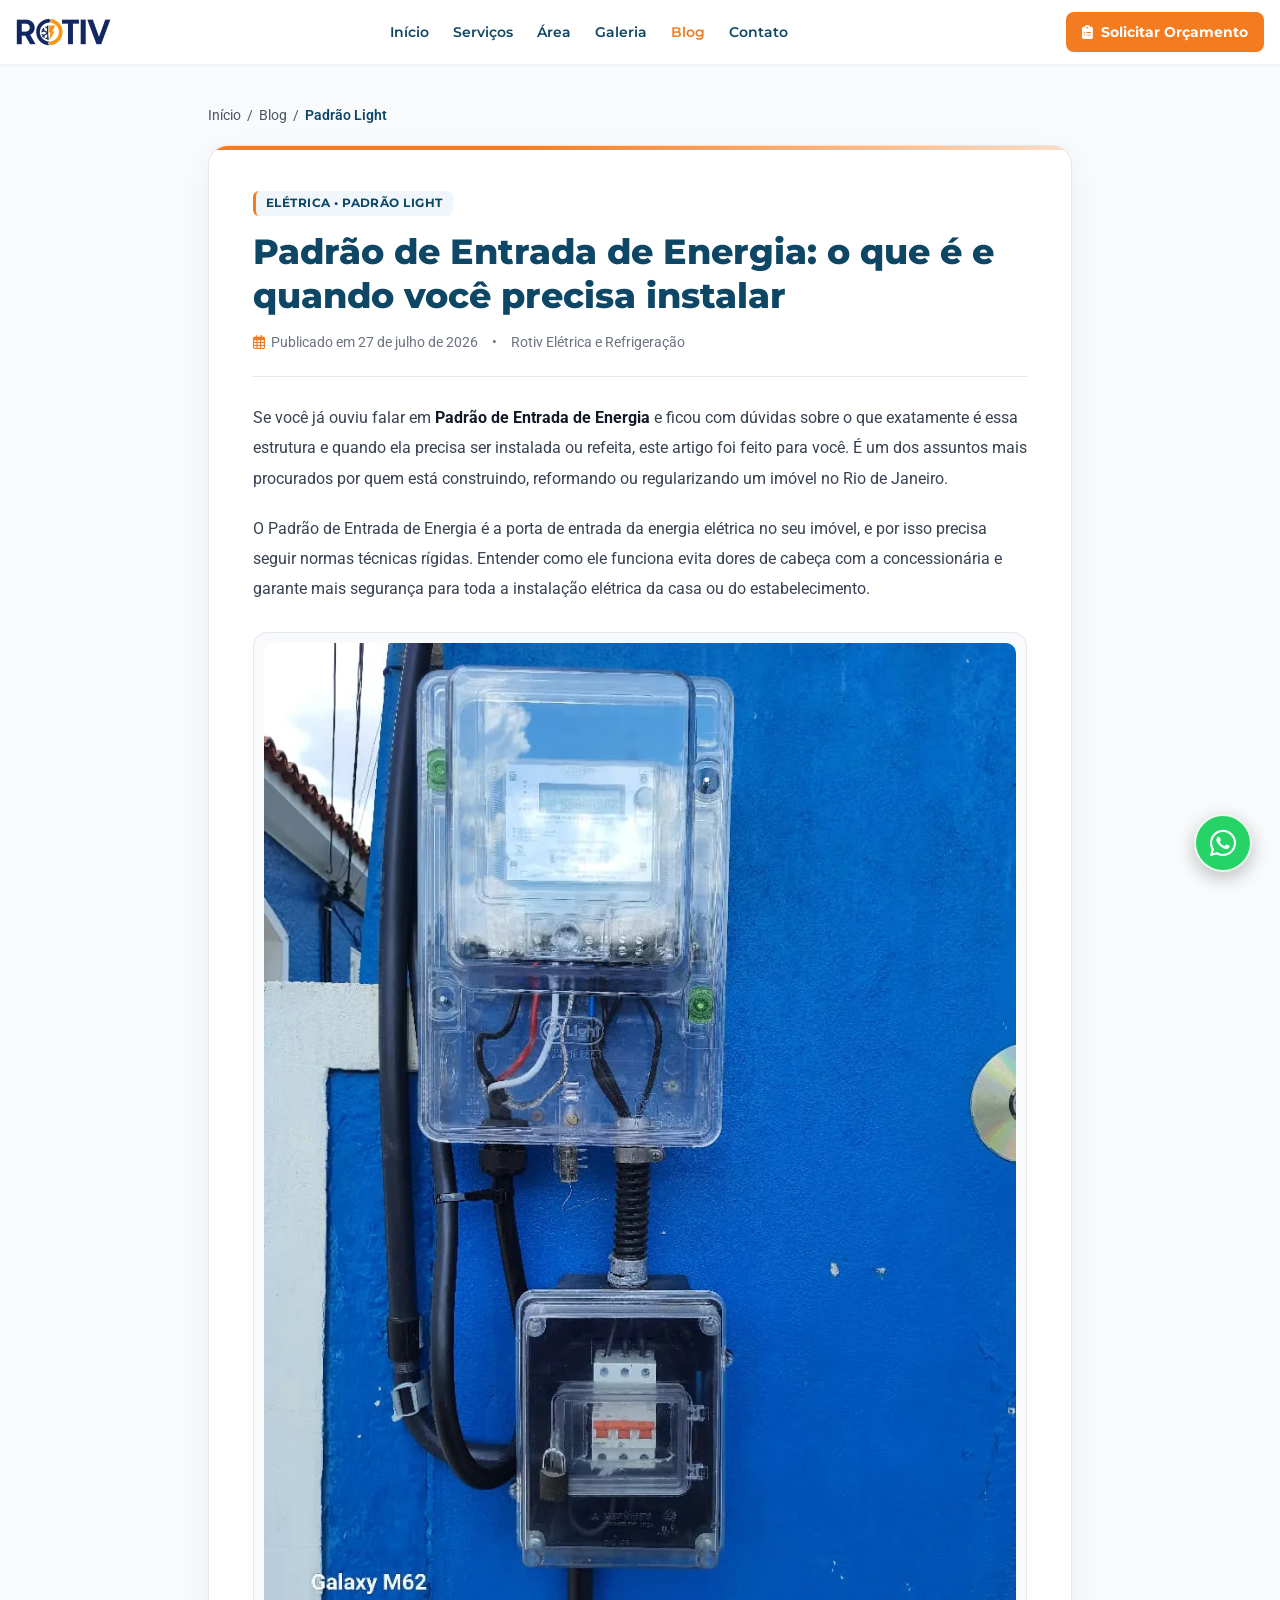
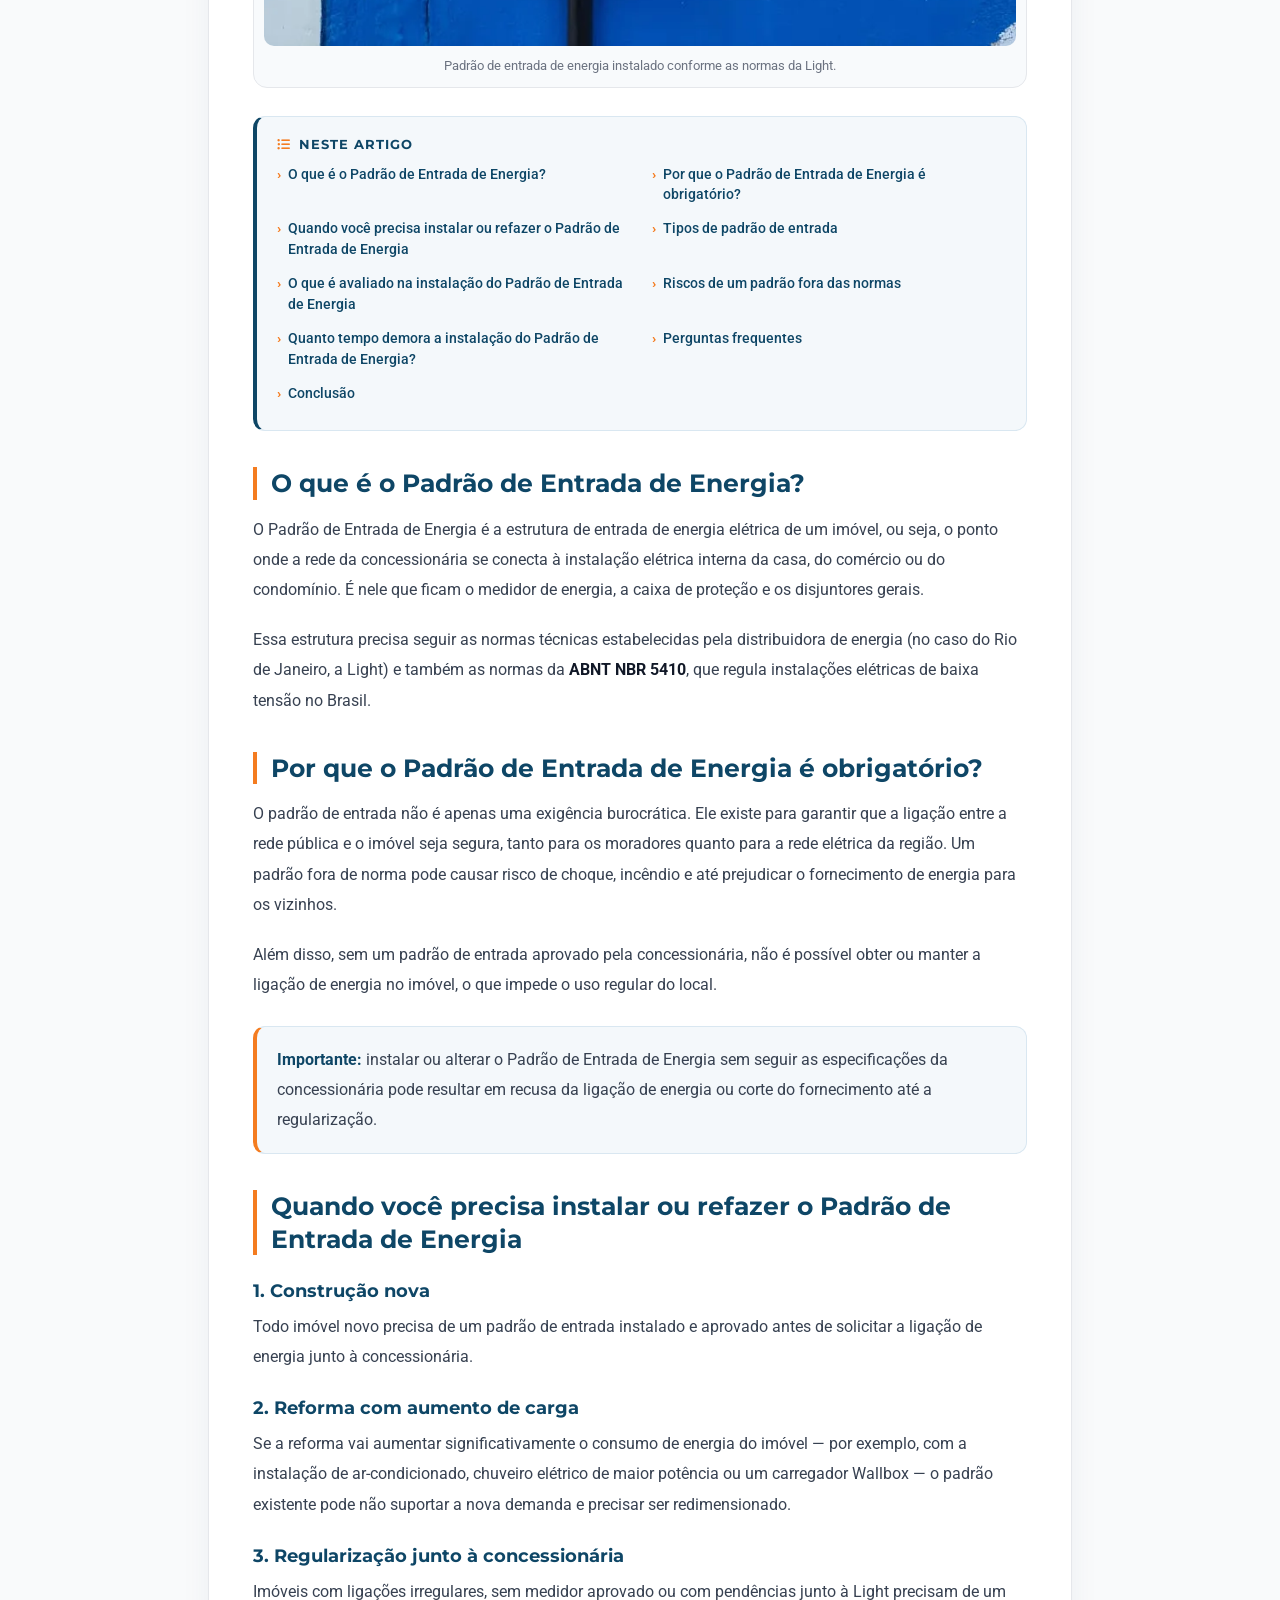
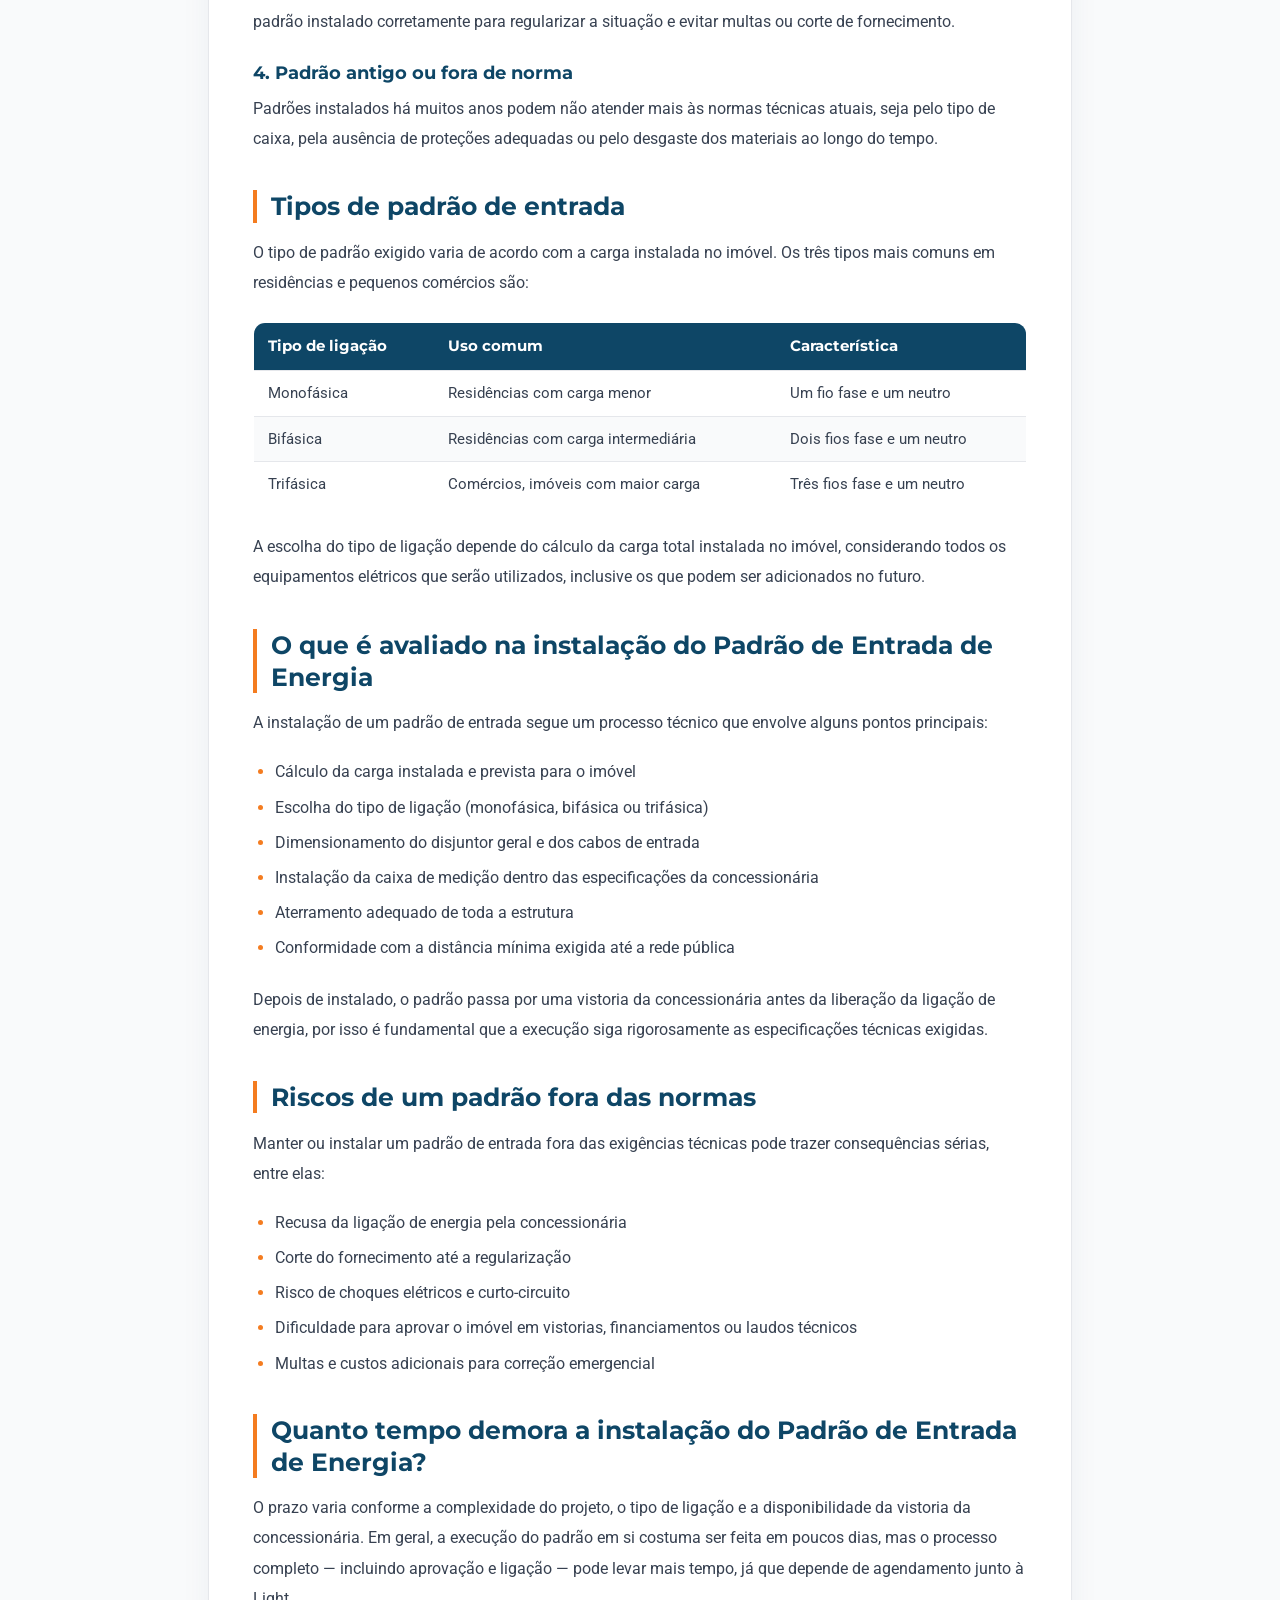
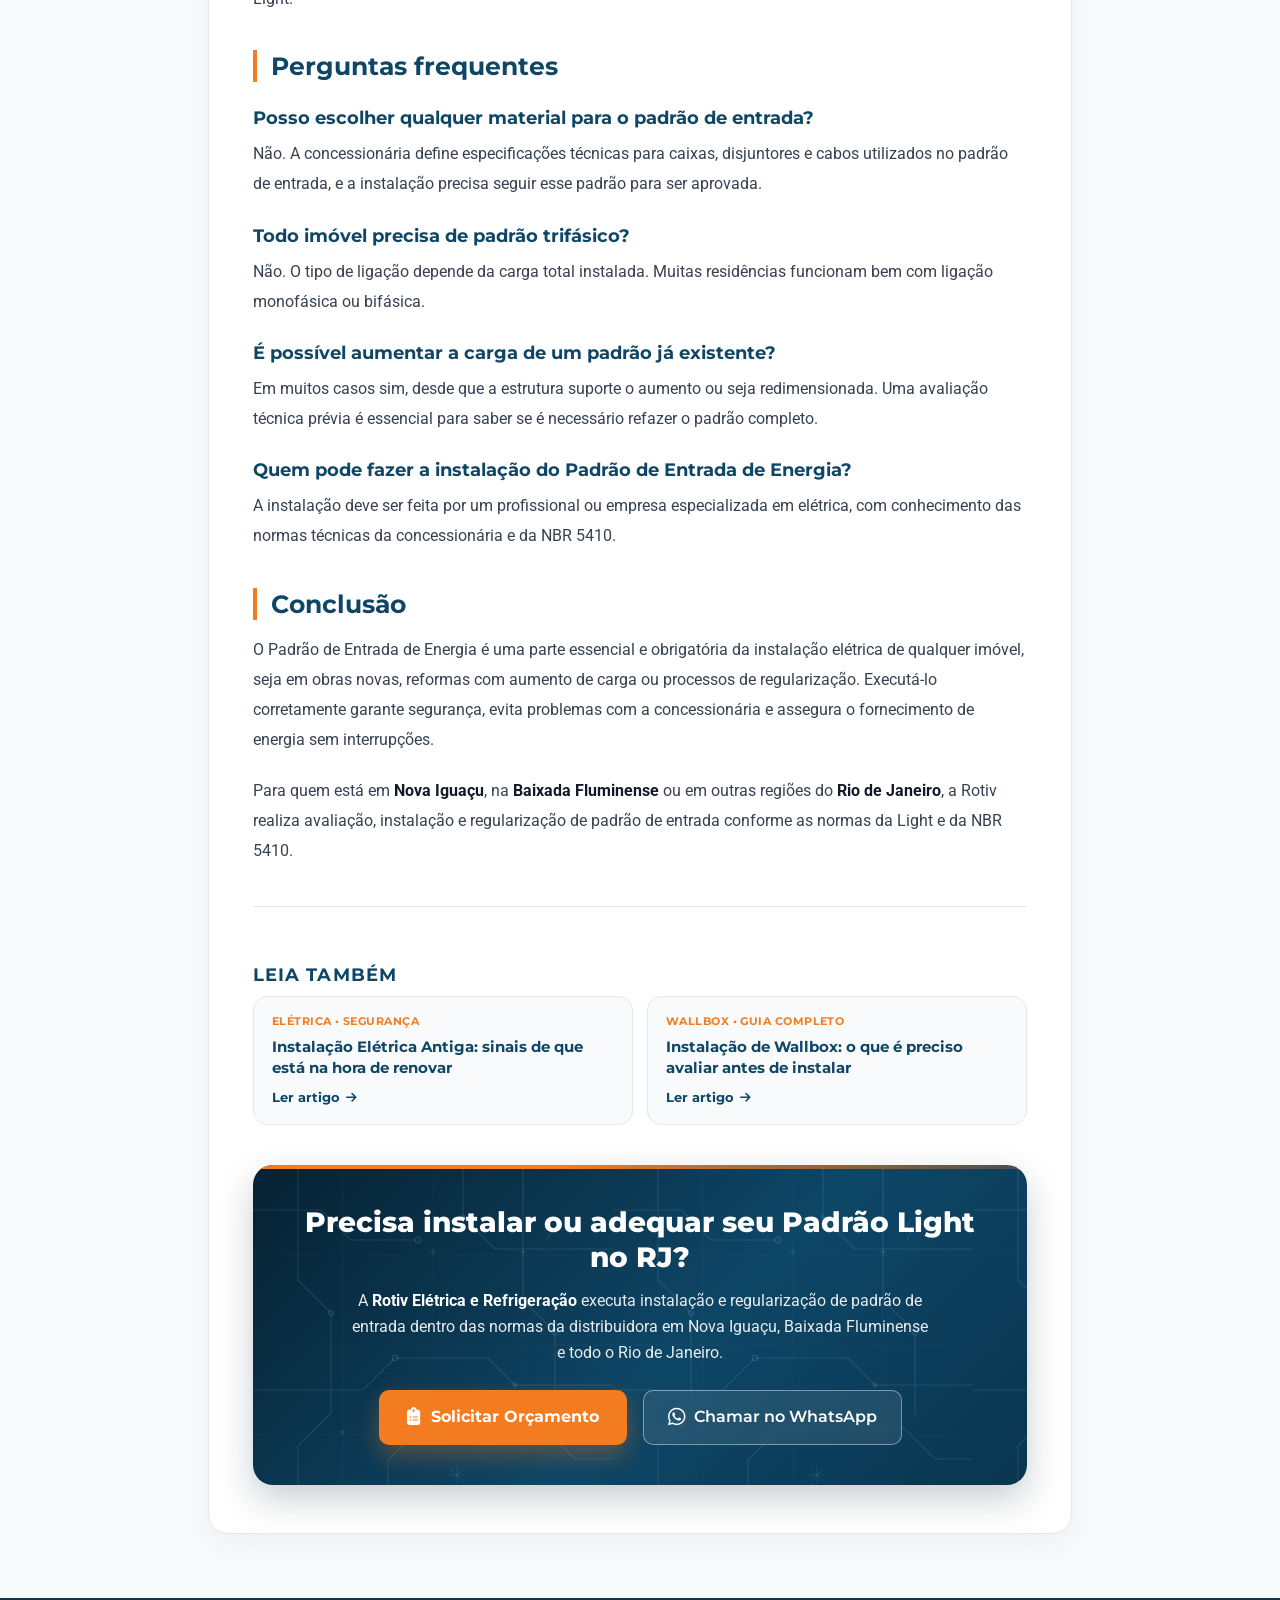
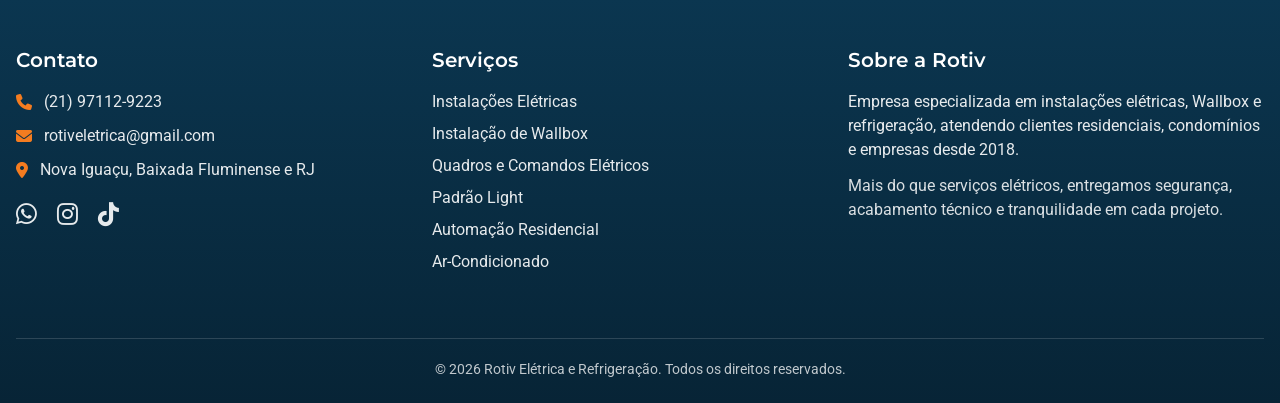
<file: blog/padrao-de-entrada-de-energia-o-que-e-quando-instalar.html>
<!DOCTYPE html>
<html lang="pt-BR">
<head>
    <meta charset="UTF-8">
    <link rel="icon" type="image/png" sizes="32x32" href="../imagens/favicon-32.png">
    <link rel="apple-touch-icon" sizes="180x180" href="../imagens/apple-touch-icon.png">
    <meta name="viewport" content="width=device-width, initial-scale=1.0">

    <title>Padrão de Entrada de Energia: o que é e quando você precisa instalar | Blog Rotiv</title>
    <meta name="description" content="Entenda o que é o Padrão de Entrada de Energia, quando ele é obrigatório e o que é avaliado na instalação. Guia completo para moradores do Rio de Janeiro.">
    <meta name="robots" content="index, follow">
    <link rel="canonical" href="https://rotiveletricarefrigeracao.com.br/blog/padrao-de-entrada-de-energia-o-que-e-quando-instalar.html">

    <!-- Open Graph -->
    <meta property="og:title" content="Padrão de Entrada de Energia: o que é e quando você precisa instalar">
    <meta property="og:description" content="Entenda o que é o Padrão de Entrada de Energia, quando ele é obrigatório e o que é avaliado na instalação. Guia completo para moradores do Rio de Janeiro.">
    <meta property="og:type" content="article">
    <meta property="og:url" content="https://rotiveletricarefrigeracao.com.br/blog/padrao-de-entrada-de-energia-o-que-e-quando-instalar.html">
    <meta property="og:image" content="https://rotiveletricarefrigeracao.com.br/imagens/og-rotiv.jpg">
    <meta property="og:locale" content="pt_BR">

    <!-- Twitter Card -->
    <meta name="twitter:card" content="summary_large_image">
    <meta name="twitter:title" content="Padrão de Entrada de Energia: o que é e quando você precisa instalar">
    <meta name="twitter:description" content="Entenda o que é o Padrão de Entrada de Energia, quando ele é obrigatório e o que é avaliado na instalação.">
    <meta name="twitter:image" content="https://rotiveletricarefrigeracao.com.br/imagens/og-rotiv.jpg">

    <!-- Cor do navegador mobile -->
    <meta name="theme-color" content="#0E4666">

    <!-- Preconnect -->
    <link rel="preconnect" href="https://fonts.googleapis.com">
    <link rel="preconnect" href="https://fonts.gstatic.com" crossorigin>
<link rel="preconnect" href="https://cdnjs.cloudflare.com">
    <!-- Google Fonts não bloqueante -->
    <link rel="preload" as="style" href="https://fonts.googleapis.com/css2?family=Montserrat:wght@600;700;800&family=Roboto:wght@400;500;700&display=swap" onload="this.onload=null;this.rel='stylesheet'">
    <noscript><link rel="stylesheet" href="https://fonts.googleapis.com/css2?family=Montserrat:wght@600;700;800&family=Roboto:wght@400;500;700&display=swap"></noscript>

    <!-- Google Tag Manager -->                            <script async src="https://www.googletagmanager.com/gtag/js?id=G-QESLCNM5YY"></script>
<script>
  window.dataLayer = window.dataLayer || [];
  function gtag(){dataLayer.push(arguments);}
  gtag('js', new Date());
  gtag('config', 'G-QESLCNM5YY');
  gtag('config', 'AW-17170517876');
      function gtag_report_conversion(url) {
        var callback = function () {
          if (typeof(url) != 'undefined') {
            window.location = url;
          }
        };
        gtag('event', 'conversion', {
          'send_to': 'AW-17170517876/wMl_COiJyL0dEPSexfs_',
          'transport_type': 'beacon',
          'event_callback': callback
        });
        return false;
      }
      document.addEventListener('click', function (e) {
        var link = e.target && e.target.closest ? e.target.closest('a[href*="wa.me/"], a[href*="api.whatsapp.com/send"]') : null;
        if (link && typeof gtag_report_conversion === 'function') {
          gtag_report_conversion();
        }
      });
</script>

    <link rel="stylesheet" href="../css/tailwind.min.css?v=20261125n">
    <link rel="preload" as="style" href="https://cdnjs.cloudflare.com/ajax/libs/font-awesome/6.4.0/css/all.min.css" onload="this.onload=null;this.rel='stylesheet'">
    <noscript><link rel="stylesheet" href="https://cdnjs.cloudflare.com/ajax/libs/font-awesome/6.4.0/css/all.min.css"></noscript>
    <link rel="stylesheet" href="../css/style.min.css?v=20261125n">

    <script type="application/ld+json">
    {
        "@context": "https://schema.org",
        "@type": "Article",
        "headline": "Padrão de Entrada de Energia: o que é e quando você precisa instalar",
        "description": "Entenda o que é o Padrão de Entrada de Energia, quando ele é obrigatório e o que é avaliado na instalação. Guia completo para moradores do Rio de Janeiro.",
        "image": "https://rotiveletricarefrigeracao.com.br/imagens/blog/padrao-light-quadro-entrada.webp",
        "datePublished": "2026-07-27",
        "dateModified": "2026-07-27",
        "author": {
            "@type": "Organization",
            "name": "Rotiv Elétrica e Refrigeração"
        },
        "publisher": {
            "@type": "Organization",
            "name": "Rotiv Elétrica e Refrigeração",
            "logo": {
                "@type": "ImageObject",
                "url": "https://rotiveletricarefrigeracao.com.br/imagens/logo-rotiv.png"
            }
        },
        "mainEntityOfPage": {
            "@type": "WebPage",
            "@id": "https://rotiveletricarefrigeracao.com.br/blog/padrao-de-entrada-de-energia-o-que-e-quando-instalar.html"
        }
    }
    </script>

    <script type="application/ld+json">
    {
        "@context": "https://schema.org",
        "@type": "BreadcrumbList",
        "itemListElement": [
            {
                "@type": "ListItem",
                "position": 1,
                "name": "Início",
                "item": "https://rotiveletricarefrigeracao.com.br/"
            },
            {
                "@type": "ListItem",
                "position": 2,
                "name": "Blog",
                "item": "https://rotiveletricarefrigeracao.com.br/blog/"
            },
            {
                "@type": "ListItem",
                "position": 3,
                "name": "Padrão de Entrada de Energia: o que é e quando você precisa instalar",
                "item": "https://rotiveletricarefrigeracao.com.br/blog/padrao-de-entrada-de-energia-o-que-e-quando-instalar.html"
            }
        ]
    }
    </script>
</head>

<body class="font-sans bg-gray-50">

    <!-- HEADER -->
    <header class="bg-white shadow-sm border-b border-gray-100 sticky w-full z-50 top-0">
        <div class="container mx-auto px-4 py-3 flex justify-between items-center gap-4">
            <a href="../index.html" class="flex items-center flex-shrink-0" aria-label="Rotiv Elétrica e Refrigeração - Voltar ao início">
                <img src="../imagens/logo-rotiv.webp" alt="Rotiv Elétrica e Refrigeração" class="h-6 sm:h-7 w-auto" width="380" height="112" decoding="async">
            </a>

            <nav class="hidden md:flex items-center space-x-4 lg:space-x-6" aria-label="Menu principal">
                <a href="../index.html" class="text-Rotiv-blue hover:text-Rotiv-orange font-heading font-semibold text-sm transition-colors">Início</a>
                <a href="../index.html#servicos" class="text-Rotiv-blue hover:text-Rotiv-orange font-heading font-semibold text-sm transition-colors">Serviços</a>
                <a href="../index.html#areas-atendidas" class="text-Rotiv-blue hover:text-Rotiv-orange font-heading font-semibold text-sm transition-colors">Área</a>
                <a href="../index.html#galeria" class="text-Rotiv-blue hover:text-Rotiv-orange font-heading font-semibold text-sm transition-colors">Galeria</a>
                <a href="./" class="text-Rotiv-orange font-heading font-semibold text-sm transition-colors">Blog</a>
                <a href="#contato" class="text-Rotiv-blue hover:text-Rotiv-orange font-heading font-semibold text-sm transition-colors">Contato</a>
            </nav>

            <a
                href="../orcamento/"
                class="hidden lg:inline-flex items-center gap-2 bg-Rotiv-orange hover:bg-orange-600 text-white font-heading font-bold text-sm px-4 py-2.5 rounded-lg transition-colors shadow-sm"
            >
                <i class="fas fa-clipboard-list text-sm" aria-hidden="true"></i>
                Solicitar Orçamento
            </a>

            <button
                type="button"
                class="md:hidden text-Rotiv-blue p-2 rounded-lg focus:outline-none"
                id="menu-toggle"
                aria-label="Abrir menu"
                aria-expanded="false"
                aria-controls="mobile-menu"
            >
                <svg class="w-6 h-6" fill="none" stroke="currentColor" viewBox="0 0 24 24" aria-hidden="true">
                    <path stroke-linecap="round" stroke-linejoin="round" stroke-width="2" d="M4 6h16M4 12h16m-7 6h7"></path>
                </svg>
            </button>
        </div>

        <div class="md:hidden hidden absolute left-0 right-0 top-full bg-white w-full py-3 px-4 shadow-md border-t border-gray-100" id="mobile-menu" role="navigation" aria-label="Menu mobile">
            <div class="flex flex-col space-y-2">
                <a href="../index.html" class="text-Rotiv-blue hover:text-Rotiv-orange font-heading font-semibold py-2 text-center">Início</a>
                <a href="../index.html#servicos" class="text-Rotiv-blue hover:text-Rotiv-orange font-heading font-semibold py-2 text-center">Serviços</a>
                <a href="../index.html#areas-atendidas" class="text-Rotiv-blue hover:text-Rotiv-orange font-heading font-semibold py-2 text-center">Área</a>
                <a href="../index.html#galeria" class="text-Rotiv-blue hover:text-Rotiv-orange font-heading font-semibold py-2 text-center">Galeria</a>
                <a href="./" class="text-Rotiv-orange font-heading font-semibold py-2 text-center">Blog</a>
                <a href="#contato" class="text-Rotiv-blue hover:text-Rotiv-orange font-heading font-semibold py-2 text-center">Contato</a>
                <a href="../orcamento/" class="mt-2 inline-flex items-center justify-center gap-2 bg-Rotiv-orange text-white font-heading font-bold py-3 px-4 rounded-lg">
                    <i class="fas fa-clipboard-list" aria-hidden="true"></i> Solicitar Orçamento
                </a>
            </div>
        </div>
    </header>

    <main class="pt-8 sm:pt-10 pb-16">

        <!-- BREADCRUMB -->
        <div class="container mx-auto px-4 max-w-4xl mb-5">
            <nav class="text-sm text-gray-600 flex flex-wrap items-center gap-1.5" aria-label="Breadcrumb">
                <a href="../index.html" class="hover:text-Rotiv-orange transition-colors">Início</a>
                <span aria-hidden="true">/</span>
                <a href="./" class="hover:text-Rotiv-orange transition-colors">Blog</a>
                <span aria-hidden="true">/</span>
                <span class="text-Rotiv-blue font-semibold">Padrão Light</span>
            </nav>
        </div>

        <!-- ARTIGO EDITORIAL ROTIV -->
        <div class="container mx-auto px-4 max-w-4xl">
            <article class="article-sheet article-content">
                <div class="article-sheet-inner">

                    <header class="article-header">
                        <span class="blog-cat-pill">Elétrica • Padrão Light</span>
                        <h1>Padrão de Entrada de Energia: o que é e quando você precisa instalar</h1>
                        <div class="article-meta-line">
                            <span><i class="far fa-calendar-alt mr-1.5" aria-hidden="true"></i>Publicado em <time datetime="2026-07-27">27 de julho de 2026</time></span>
                            <span aria-hidden="true">&bull;</span>
                            <span>Rotiv Elétrica e Refrigeração</span>
                        </div>
                    </header>

<p class="mb-6">
                Se você já ouviu falar em <strong>Padrão de Entrada de Energia</strong> e ficou com dúvidas sobre o que exatamente é essa estrutura e quando ela precisa ser instalada ou refeita, este artigo foi feito para você. É um dos assuntos mais procurados por quem está construindo, reformando ou regularizando um imóvel no Rio de Janeiro.
            </p>

            <p class="mb-6">
                O Padrão de Entrada de Energia é a porta de entrada da energia elétrica no seu imóvel, e por isso precisa seguir normas técnicas rígidas. Entender como ele funciona evita dores de cabeça com a concessionária e garante mais segurança para toda a instalação elétrica da casa ou do estabelecimento.
            </p>

            <div class="blog-image">
                <img
                    src="../imagens/blog/padrao-light-quadro-entrada.webp"
                    alt="Quadro do Padrão de Entrada de Energia instalado pela Rotiv em Nova Iguaçu"
                    loading="lazy"
                    decoding="async"
                >
                <span>Padrão de entrada de energia instalado conforme as normas da Light.</span>
            </div>

                    <nav class="article-toc" aria-label="Neste artigo">
                        <div class="article-toc-title">
                            <i class="fas fa-list-ul" aria-hidden="true"></i>
                            <span>Neste artigo</span>
                        </div>
                        <ul class="article-toc-list">
                            <li><a href="#o-que-e-o-padrao-de-entrada-de-energia">O que é o Padrão de Entrada de Energia?</a></li>
                            <li><a href="#por-que-o-padrao-de-entrada-de-energia-e-obrigatorio">Por que o Padrão de Entrada de Energia é obrigatório?</a></li>
                            <li><a href="#quando-voce-precisa-instalar-ou-refazer-o-padrao-de-entrada-">Quando você precisa instalar ou refazer o Padrão de Entrada de Energia</a></li>
                            <li><a href="#tipos-de-padrao-de-entrada">Tipos de padrão de entrada</a></li>
                            <li><a href="#o-que-e-avaliado-na-instalacao-do-padrao-de-entrada-de-energ">O que é avaliado na instalação do Padrão de Entrada de Energia</a></li>
                            <li><a href="#riscos-de-um-padrao-fora-das-normas">Riscos de um padrão fora das normas</a></li>
                            <li><a href="#quanto-tempo-demora-a-instalacao-do-padrao-de-entrada-de-ene">Quanto tempo demora a instalação do Padrão de Entrada de Energia?</a></li>
                            <li><a href="#perguntas-frequentes">Perguntas frequentes</a></li>
                            <li><a href="#conclusao">Conclusão</a></li>
                        </ul>
                    </nav>

<h2 id="o-que-e-o-padrao-de-entrada-de-energia">O que é o Padrão de Entrada de Energia?</h2>

            <p class="mb-6">
                O Padrão de Entrada de Energia é a estrutura de entrada de energia elétrica de um imóvel, ou seja, o ponto onde a rede da concessionária se conecta à instalação elétrica interna da casa, do comércio ou do condomínio. É nele que ficam o medidor de energia, a caixa de proteção e os disjuntores gerais.
            </p>

            <p class="mb-6">
                Essa estrutura precisa seguir as normas técnicas estabelecidas pela distribuidora de energia (no caso do Rio de Janeiro, a Light) e também as normas da <strong>ABNT NBR 5410</strong>, que regula instalações elétricas de baixa tensão no Brasil.
            </p>

            <h2 id="por-que-o-padrao-de-entrada-de-energia-e-obrigatorio">Por que o Padrão de Entrada de Energia é obrigatório?</h2>

            <p class="mb-6">
                O padrão de entrada não é apenas uma exigência burocrática. Ele existe para garantir que a ligação entre a rede pública e o imóvel seja segura, tanto para os moradores quanto para a rede elétrica da região. Um padrão fora de norma pode causar risco de choque, incêndio e até prejudicar o fornecimento de energia para os vizinhos.
            </p>

            <p class="mb-6">
                Além disso, sem um padrão de entrada aprovado pela concessionária, não é possível obter ou manter a ligação de energia no imóvel, o que impede o uso regular do local.
            </p>

            <div class="alert-box">
                <p><strong>Importante:</strong> instalar ou alterar o Padrão de Entrada de Energia sem seguir as especificações da concessionária pode resultar em recusa da ligação de energia ou corte do fornecimento até a regularização.</p>
            </div>

            <h2 id="quando-voce-precisa-instalar-ou-refazer-o-padrao-de-entrada-">Quando você precisa instalar ou refazer o Padrão de Entrada de Energia</h2>

            <h3>1. Construção nova</h3>
            <p class="mb-6">
                Todo imóvel novo precisa de um padrão de entrada instalado e aprovado antes de solicitar a ligação de energia junto à concessionária.
            </p>

            <h3>2. Reforma com aumento de carga</h3>
            <p class="mb-6">
                Se a reforma vai aumentar significativamente o consumo de energia do imóvel — por exemplo, com a instalação de ar-condicionado, chuveiro elétrico de maior potência ou um carregador Wallbox — o padrão existente pode não suportar a nova demanda e precisar ser redimensionado.
            </p>

            <h3>3. Regularização junto à concessionária</h3>
            <p class="mb-6">
                Imóveis com ligações irregulares, sem medidor aprovado ou com pendências junto à Light precisam de um padrão instalado corretamente para regularizar a situação e evitar multas ou corte de fornecimento.
            </p>

            <h3>4. Padrão antigo ou fora de norma</h3>
            <p class="mb-6">
                Padrões instalados há muitos anos podem não atender mais às normas técnicas atuais, seja pelo tipo de caixa, pela ausência de proteções adequadas ou pelo desgaste dos materiais ao longo do tempo.
            </p>

            <h2 id="tipos-de-padrao-de-entrada">Tipos de padrão de entrada</h2>

            <p class="mb-6">
                O tipo de padrão exigido varia de acordo com a carga instalada no imóvel. Os três tipos mais comuns em residências e pequenos comércios são:
            </p>

            <table>
                <thead>
                    <tr>
                        <th>Tipo de ligação</th>
                        <th>Uso comum</th>
                        <th>Característica</th>
                    </tr>
                </thead>
                <tbody>
                    <tr>
                        <td>Monofásica</td>
                        <td>Residências com carga menor</td>
                        <td>Um fio fase e um neutro</td>
                    </tr>
                    <tr>
                        <td>Bifásica</td>
                        <td>Residências com carga intermediária</td>
                        <td>Dois fios fase e um neutro</td>
                    </tr>
                    <tr>
                        <td>Trifásica</td>
                        <td>Comércios, imóveis com maior carga</td>
                        <td>Três fios fase e um neutro</td>
                    </tr>
                </tbody>
            </table>

            <p class="mb-6">
                A escolha do tipo de ligação depende do cálculo da carga total instalada no imóvel, considerando todos os equipamentos elétricos que serão utilizados, inclusive os que podem ser adicionados no futuro.
            </p>

            <h2 id="o-que-e-avaliado-na-instalacao-do-padrao-de-entrada-de-energ">O que é avaliado na instalação do Padrão de Entrada de Energia</h2>

            <p class="mb-6">
                A instalação de um padrão de entrada segue um processo técnico que envolve alguns pontos principais:
            </p>

            <ul>
                <li>Cálculo da carga instalada e prevista para o imóvel</li>
                <li>Escolha do tipo de ligação (monofásica, bifásica ou trifásica)</li>
                <li>Dimensionamento do disjuntor geral e dos cabos de entrada</li>
                <li>Instalação da caixa de medição dentro das especificações da concessionária</li>
                <li>Aterramento adequado de toda a estrutura</li>
                <li>Conformidade com a distância mínima exigida até a rede pública</li>
            </ul>

            <p class="mb-6">
                Depois de instalado, o padrão passa por uma vistoria da concessionária antes da liberação da ligação de energia, por isso é fundamental que a execução siga rigorosamente as especificações técnicas exigidas.
            </p>

            <h2 id="riscos-de-um-padrao-fora-das-normas">Riscos de um padrão fora das normas</h2>

            <p class="mb-6">
                Manter ou instalar um padrão de entrada fora das exigências técnicas pode trazer consequências sérias, entre elas:
            </p>

            <ul>
                <li>Recusa da ligação de energia pela concessionária</li>
                <li>Corte do fornecimento até a regularização</li>
                <li>Risco de choques elétricos e curto-circuito</li>
                <li>Dificuldade para aprovar o imóvel em vistorias, financiamentos ou laudos técnicos</li>
                <li>Multas e custos adicionais para correção emergencial</li>
            </ul>

            <h2 id="quanto-tempo-demora-a-instalacao-do-padrao-de-entrada-de-ene">Quanto tempo demora a instalação do Padrão de Entrada de Energia?</h2>

            <p class="mb-6">
                O prazo varia conforme a complexidade do projeto, o tipo de ligação e a disponibilidade da vistoria da concessionária. Em geral, a execução do padrão em si costuma ser feita em poucos dias, mas o processo completo — incluindo aprovação e ligação — pode levar mais tempo, já que depende de agendamento junto à Light.
            </p>

            <h2 id="perguntas-frequentes">Perguntas frequentes</h2>

            <h3>Posso escolher qualquer material para o padrão de entrada?</h3>
            <p class="mb-6">
                Não. A concessionária define especificações técnicas para caixas, disjuntores e cabos utilizados no padrão de entrada, e a instalação precisa seguir esse padrão para ser aprovada.
            </p>

            <h3>Todo imóvel precisa de padrão trifásico?</h3>
            <p class="mb-6">
                Não. O tipo de ligação depende da carga total instalada. Muitas residências funcionam bem com ligação monofásica ou bifásica.
            </p>

            <h3>É possível aumentar a carga de um padrão já existente?</h3>
            <p class="mb-6">
                Em muitos casos sim, desde que a estrutura suporte o aumento ou seja redimensionada. Uma avaliação técnica prévia é essencial para saber se é necessário refazer o padrão completo.
            </p>

            <h3>Quem pode fazer a instalação do Padrão de Entrada de Energia?</h3>
            <p class="mb-6">
                A instalação deve ser feita por um profissional ou empresa especializada em elétrica, com conhecimento das normas técnicas da concessionária e da NBR 5410.
            </p>

            <h2 id="conclusao">Conclusão</h2>

            <p class="mb-6">
                O Padrão de Entrada de Energia é uma parte essencial e obrigatória da instalação elétrica de qualquer imóvel, seja em obras novas, reformas com aumento de carga ou processos de regularização. Executá-lo corretamente garante segurança, evita problemas com a concessionária e assegura o fornecimento de energia sem interrupções.
            </p>

            <p class="mb-6">
                Para quem está em <strong>Nova Iguaçu</strong>, na <strong>Baixada Fluminense</strong> ou em outras regiões do <strong>Rio de Janeiro</strong>, a Rotiv realiza avaliação, instalação e regularização de padrão de entrada conforme as normas da Light e da NBR 5410.
            </p>

                    <!-- LEIA TAMBÉM -->
                    <section class="article-related" aria-label="Artigos relacionados">
                        <h3 class="article-related-heading">Leia também</h3>
                        <div class="article-related-grid">
                        <a href="instalacao-eletrica-quando-renovar.html" class="article-related-card">
                            <span class="article-related-cat">Elétrica • Segurança</span>
                            <span class="article-related-title">Instalação Elétrica Antiga: sinais de que está na hora de renovar</span>
                            <span class="article-related-more">Ler artigo <i class="fas fa-arrow-right text-xs" aria-hidden="true"></i></span>
                        </a>
                        <a href="instalacao-de-wallbox-o-que-avaliar.html" class="article-related-card">
                            <span class="article-related-cat">Wallbox • Guia completo</span>
                            <span class="article-related-title">Instalação de Wallbox: o que é preciso avaliar antes de instalar</span>
                            <span class="article-related-more">Ler artigo <i class="fas fa-arrow-right text-xs" aria-hidden="true"></i></span>
                        </a>
                        </div>
                    </section>

                    <!-- CTA DUPLO -->
                    <div class="article-cta-box">
                        <div class="rotiv-hero-bg" aria-hidden="true"></div>
                        <div class="relative z-10">
                            <h3>Precisa instalar ou adequar seu Padrão Light no RJ?</h3>
                            <p>A <strong class="text-white">Rotiv Elétrica e Refrigeração</strong> executa instalação e regularização de padrão de entrada dentro das normas da distribuidora em Nova Iguaçu, Baixada Fluminense e todo o Rio de Janeiro.</p>
                            <div class="flex flex-col sm:flex-row justify-center gap-3 sm:gap-4">
                                <a href="../orcamento/?servico=eletrica&grupo=outros" class="rotiv-hero-cta-primary text-base">
                                    <i class="fas fa-clipboard-list text-lg" aria-hidden="true"></i>
                                    <span>Solicitar Orçamento</span>
                                </a>
                                <a
                                    href="https://wa.me/5521971129223?text=Ol%C3%A1!%20Li%20o%20artigo%20sobre%20padr%C3%A3o%20Light%20no%20site%20da%20Rotiv%20e%20gostaria%20de%20solicitar%20um%20or%C3%A7amento."
                                    target="_blank"
                                    rel="noopener noreferrer"
                                    class="rotiv-hero-cta-secondary text-base"
                                >
                                    <i class="fab fa-whatsapp text-xl" aria-hidden="true"></i>
                                    <span>Chamar no WhatsApp</span>
                                </a>
                            </div>
                        </div>
                    </div>

                </div>
            </article>
        </div>

    </main>

    <!-- FOOTER INSTITUCIONAL PADRONIZADO -->
    <footer id="contato" class="rotiv-footer text-white pt-10 sm:pt-12 pb-6">
        <div class="container mx-auto px-4">
            <div class="flex flex-wrap">

                <!-- Contato -->
                <div class="w-full md:w-1/3 mb-6 sm:mb-8 footer-section">
                    <h3 class="text-lg sm:text-xl font-semibold text-white mb-3 sm:mb-4">Contato</h3>
                    <p class="flex items-center mb-2.5 md:justify-start justify-center text-sm sm:text-base">
                        <i class="fas fa-phone mr-3 text-Rotiv-orange" aria-hidden="true"></i>
                        <a href="tel:+5521971129223" class="text-white text-opacity-90 hover:text-Rotiv-orange transition-colors">(21) 97112-9223</a>
                    </p>
                    <p class="flex items-center mb-2.5 md:justify-start justify-center text-sm sm:text-base">
                        <i class="fas fa-envelope mr-3 text-Rotiv-orange" aria-hidden="true"></i>
                        <a href="mailto:rotiveletrica@gmail.com" class="text-white text-opacity-90 hover:text-Rotiv-orange transition-colors">rotiveletrica@gmail.com</a>
                    </p>
                    <p class="flex items-center mb-2.5 md:justify-start justify-center text-sm sm:text-base text-white text-opacity-90">
                        <i class="fas fa-map-marker-alt mr-3 text-Rotiv-orange" aria-hidden="true"></i>
                        <span>Nova Iguaçu, Baixada Fluminense e RJ</span>
                    </p>
                    <div class="flex mt-5 md:justify-start justify-center gap-5">
                        <a href="https://wa.me/5521971129223?text=Ol%C3%A1%21%20Vim%20pelo%20blog%20da%20Rotiv%20e%20gostaria%20de%20solicitar%20um%20or%C3%A7amento." target="_blank" rel="noopener noreferrer" class="text-white text-opacity-90 hover:text-Rotiv-orange transition-colors" aria-label="WhatsApp da Rotiv">
                            <i class="fab fa-whatsapp text-xl sm:text-2xl" aria-hidden="true"></i>
                        </a>
                        <a href="https://www.instagram.com/rotiv2018/" target="_blank" rel="noopener noreferrer" class="text-white text-opacity-90 hover:text-Rotiv-orange transition-colors" aria-label="Instagram da Rotiv">
                            <i class="fab fa-instagram text-xl sm:text-2xl" aria-hidden="true"></i>
                        </a>
                        <a href="https://www.tiktok.com/@rotiv2018" target="_blank" rel="noopener noreferrer" class="text-white text-opacity-90 hover:text-Rotiv-orange transition-colors" aria-label="TikTok da Rotiv">
                            <i class="fab fa-tiktok text-xl sm:text-2xl" aria-hidden="true"></i>
                        </a>
                    </div>
                </div>

                <!-- Serviços -->
                <div class="w-full md:w-1/3 mb-6 sm:mb-8 footer-section">
                    <h3 class="text-lg sm:text-xl font-semibold text-white mb-3 sm:mb-4">Serviços</h3>
                    <ul class="space-y-1.5 sm:space-y-2 text-sm sm:text-base text-white text-opacity-90">
                        <li><a href="../index.html#servicos" class="hover:text-Rotiv-orange transition-colors">Instalações Elétricas</a></li>
                        <li><a href="../index.html#servicos" class="hover:text-Rotiv-orange transition-colors">Instalação de Wallbox</a></li>
                        <li><a href="../index.html#servicos" class="hover:text-Rotiv-orange transition-colors">Quadros e Comandos Elétricos</a></li>
                        <li><a href="../index.html#servicos" class="hover:text-Rotiv-orange transition-colors">Padrão Light</a></li>
                        <li><a href="../index.html#servicos" class="hover:text-Rotiv-orange transition-colors">Automação Residencial</a></li>
                        <li><a href="../index.html#servicos" class="hover:text-Rotiv-orange transition-colors">Ar-Condicionado</a></li>
                    </ul>
                </div>

                <!-- Sobre -->
                <div class="w-full md:w-1/3 mb-6 sm:mb-8 footer-section">
                    <h3 class="text-lg sm:text-xl font-semibold text-white mb-3 sm:mb-4">Sobre a Rotiv</h3>
                    <p class="mb-3 text-sm sm:text-base text-white text-opacity-90 leading-relaxed">
                        Empresa especializada em instalações elétricas, Wallbox e refrigeração, atendendo clientes residenciais, condomínios e empresas desde 2018.
                    </p>
                    <p class="text-sm sm:text-base text-white text-opacity-85 leading-relaxed">
                        Mais do que serviços elétricos, entregamos segurança, acabamento técnico e tranquilidade em cada projeto.
                    </p>
                </div>

            </div>

            <div class="border-t border-white border-opacity-15 mt-6 sm:mt-8 pt-5 text-center text-xs sm:text-sm text-white text-opacity-75">
                <p>&copy; <span id="current-year">2026</span> Rotiv Elétrica e Refrigeração. Todos os direitos reservados.</p>
            </div>
        </div>
    </footer>

    <!-- BOTÃO FLUTUANTE WHATSAPP -->
    <button
        type="button"
        onclick="openWhatsAppArticle()"
        aria-label="Entre em contato pelo WhatsApp"
        id="whatsapp-fab"
    >
        <i class="fab fa-whatsapp" aria-hidden="true"></i>
    </button>

    <script>
        // Menu mobile
        const menuToggle = document.getElementById('menu-toggle');
        const mobileMenu = document.getElementById('mobile-menu');
        if (menuToggle && mobileMenu) {
            menuToggle.addEventListener('click', () => {
                mobileMenu.classList.toggle('hidden');
                const expanded = !mobileMenu.classList.contains('hidden');
                menuToggle.setAttribute('aria-expanded', expanded);
            });
        }

        // Copyright dinâmico
        const yearEl = document.getElementById('current-year');
        if (yearEl) yearEl.textContent = new Date().getFullYear();

        // WhatsApp
        function openWhatsAppArticle() {
            const phoneNumber = "5521971129223";
            const message = encodeURIComponent("Olá! Li o artigo sobre Padrão de Entrada de Energia no site da Rotiv e gostaria de solicitar um orçamento.");
            if (typeof gtag_report_conversion === 'function') gtag_report_conversion();
            window.open(`https://wa.me/${phoneNumber}?text=${message}`, '_blank', 'noopener,noreferrer');
        }
    </script>

</body>
</html>
</file>
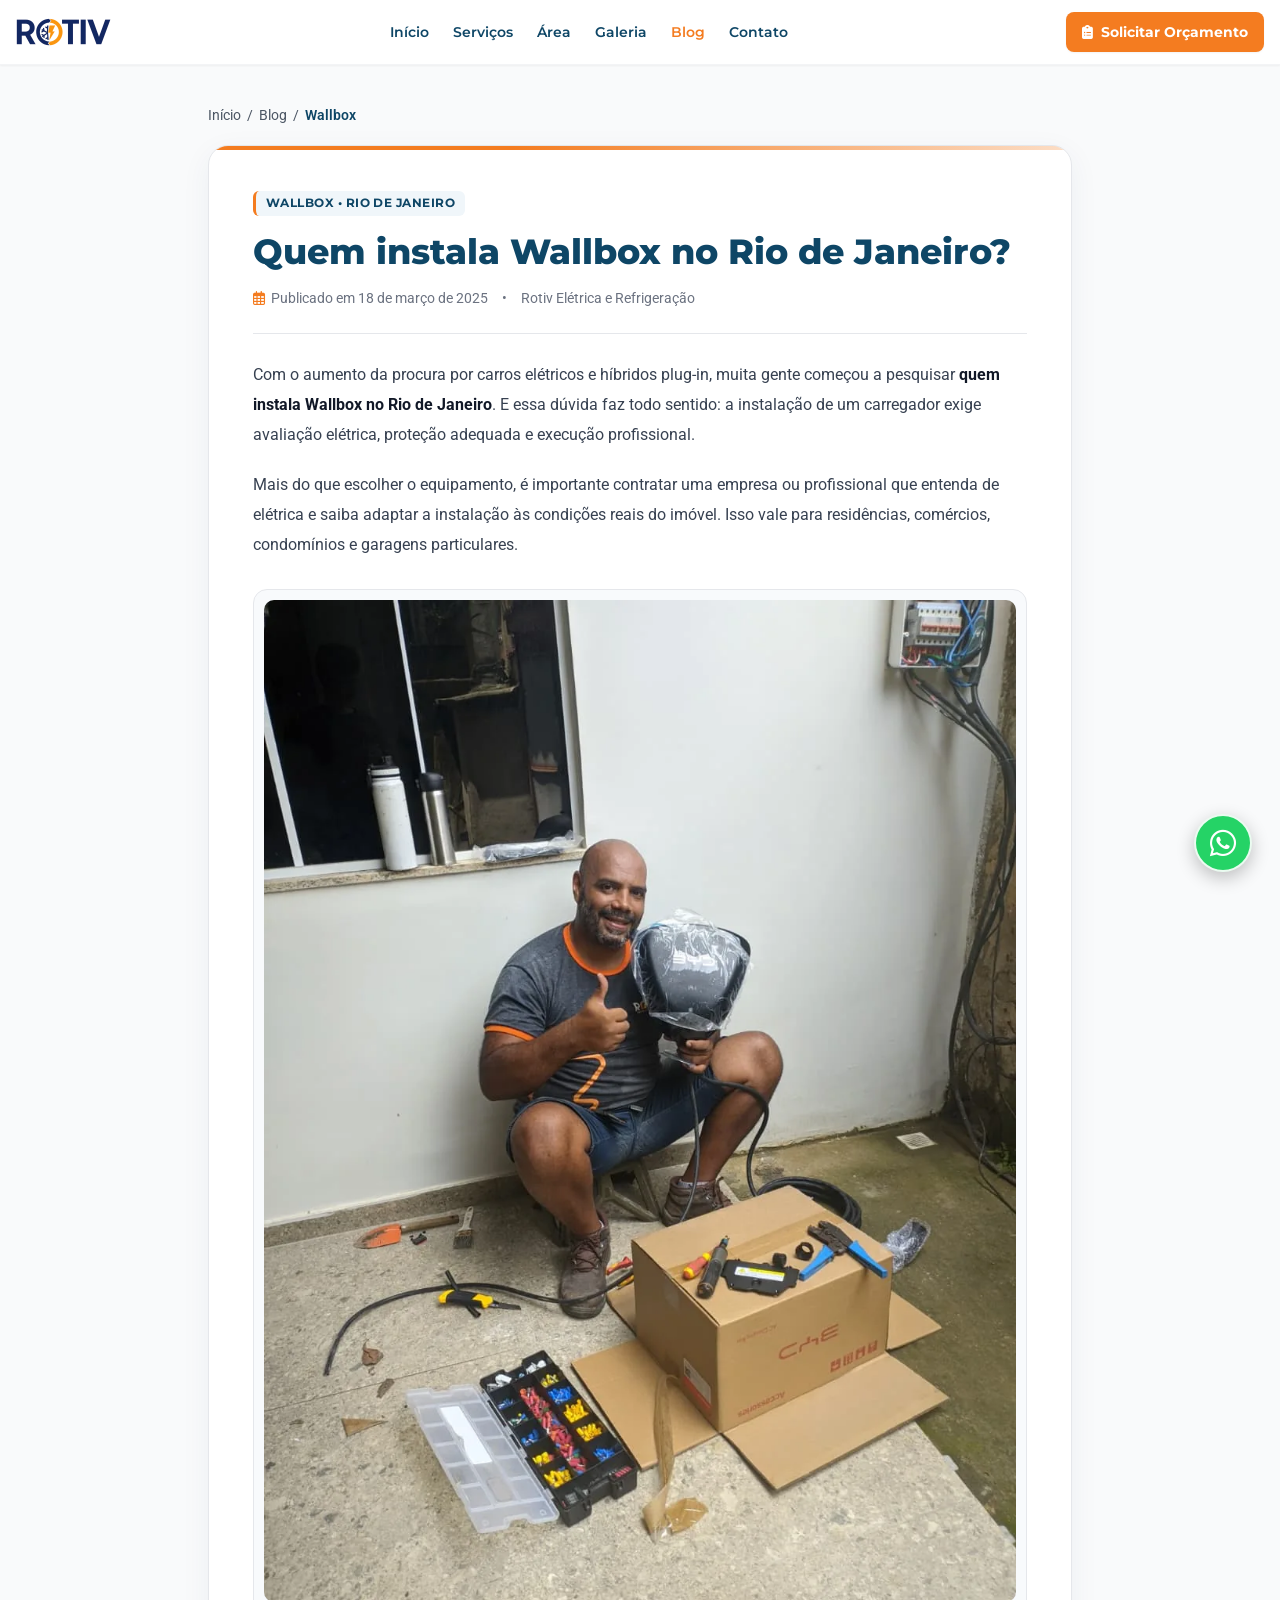
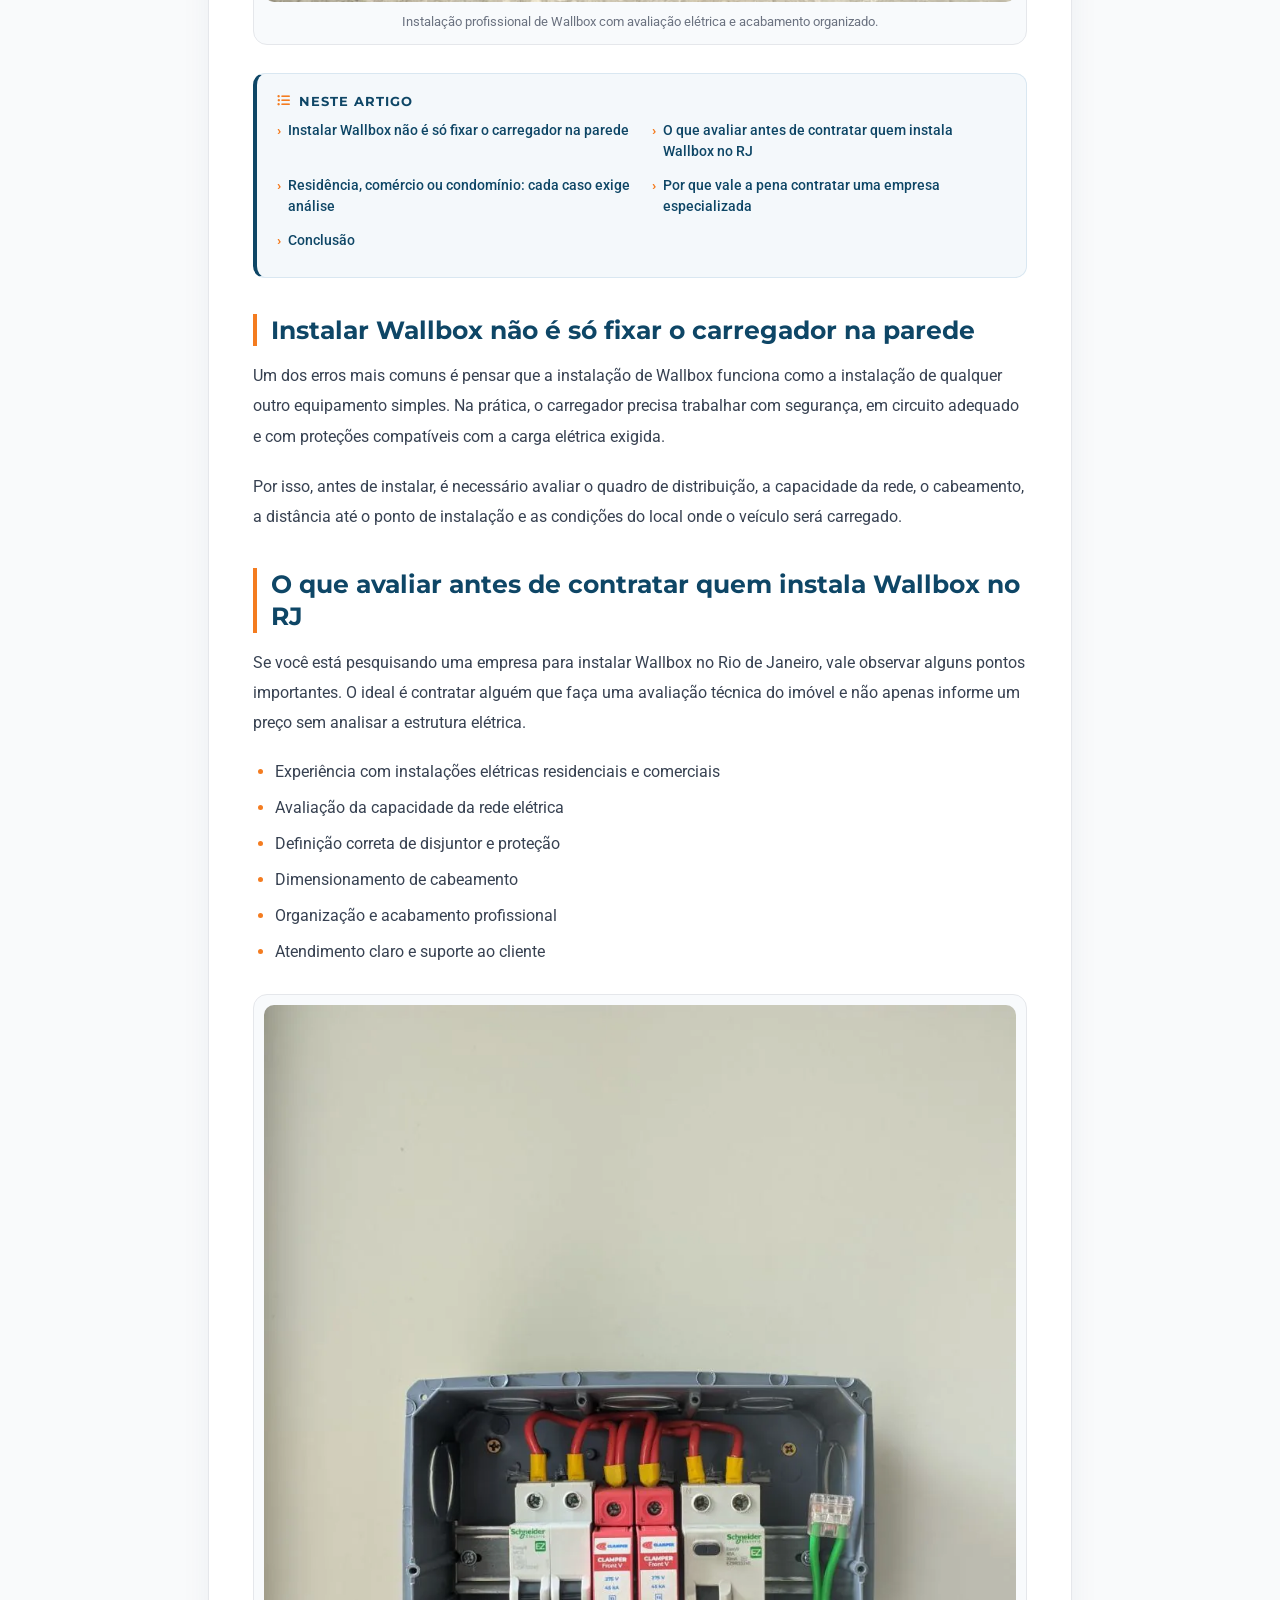
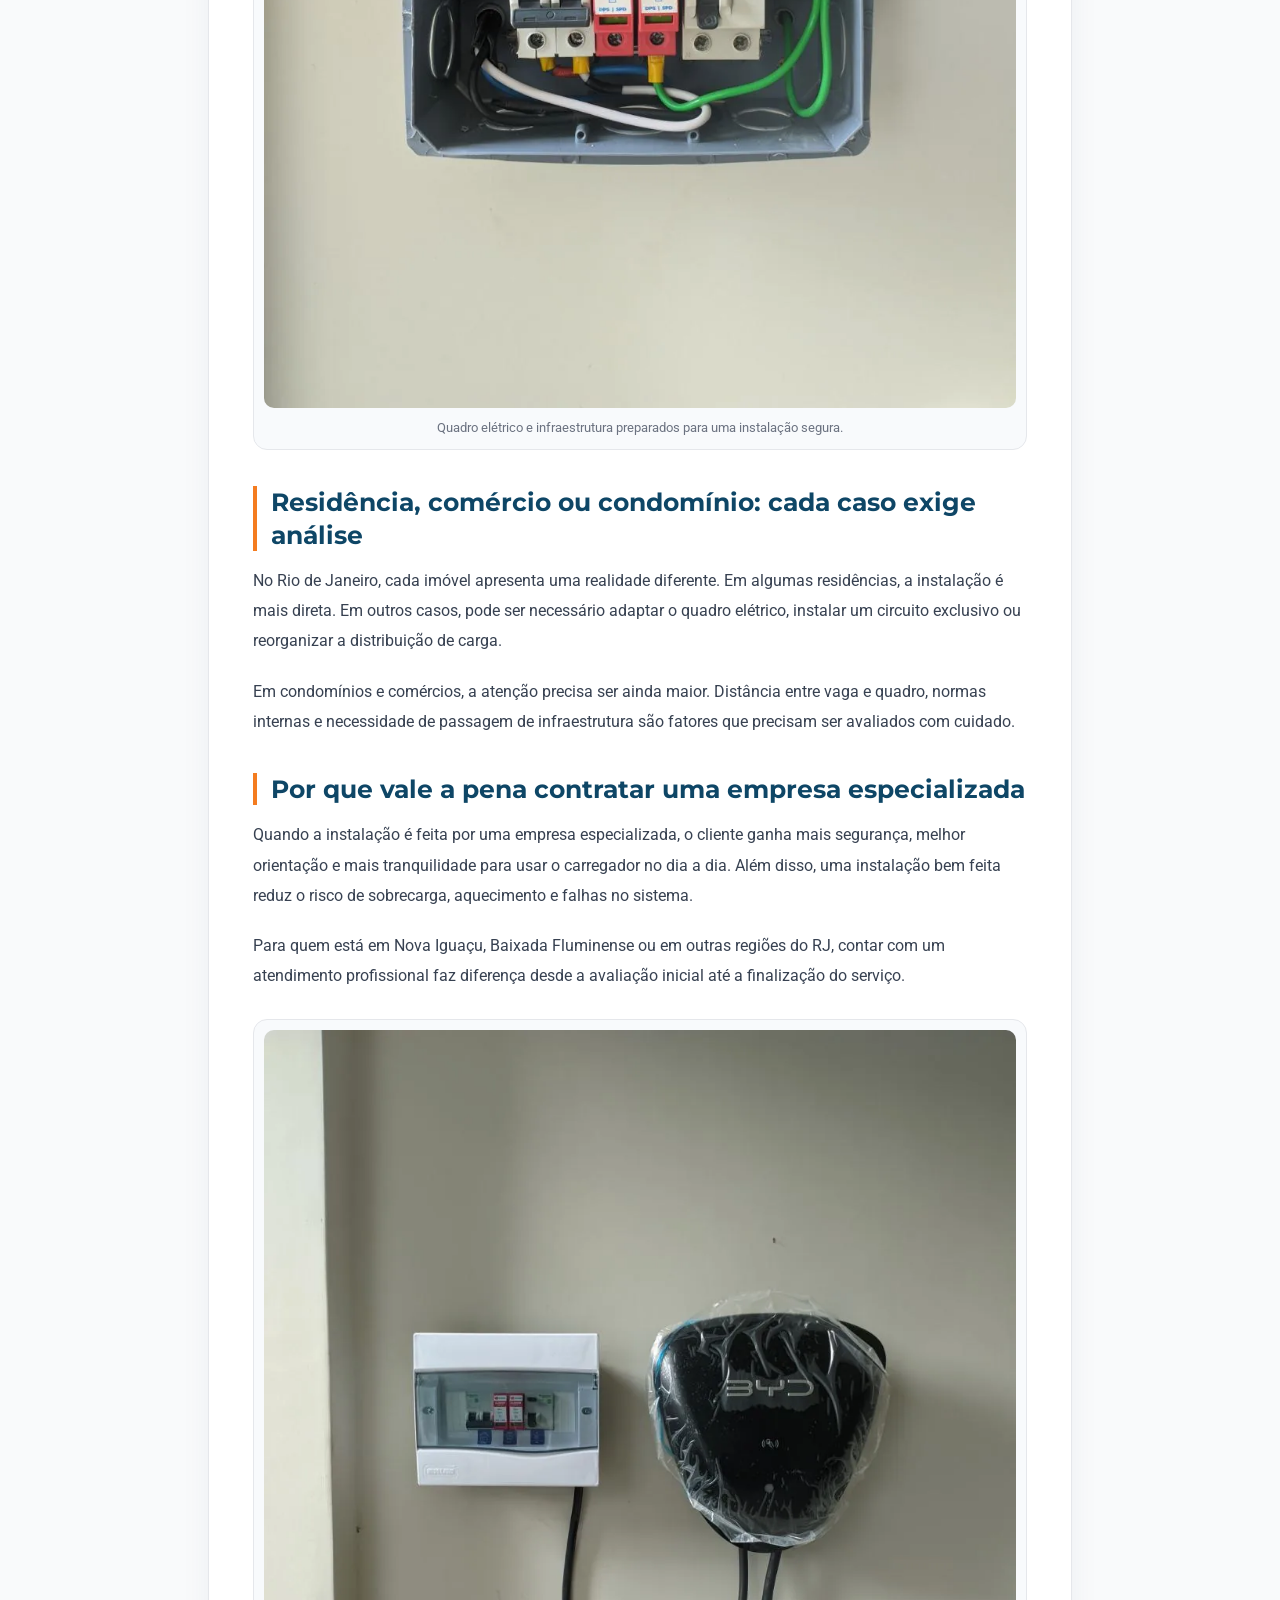
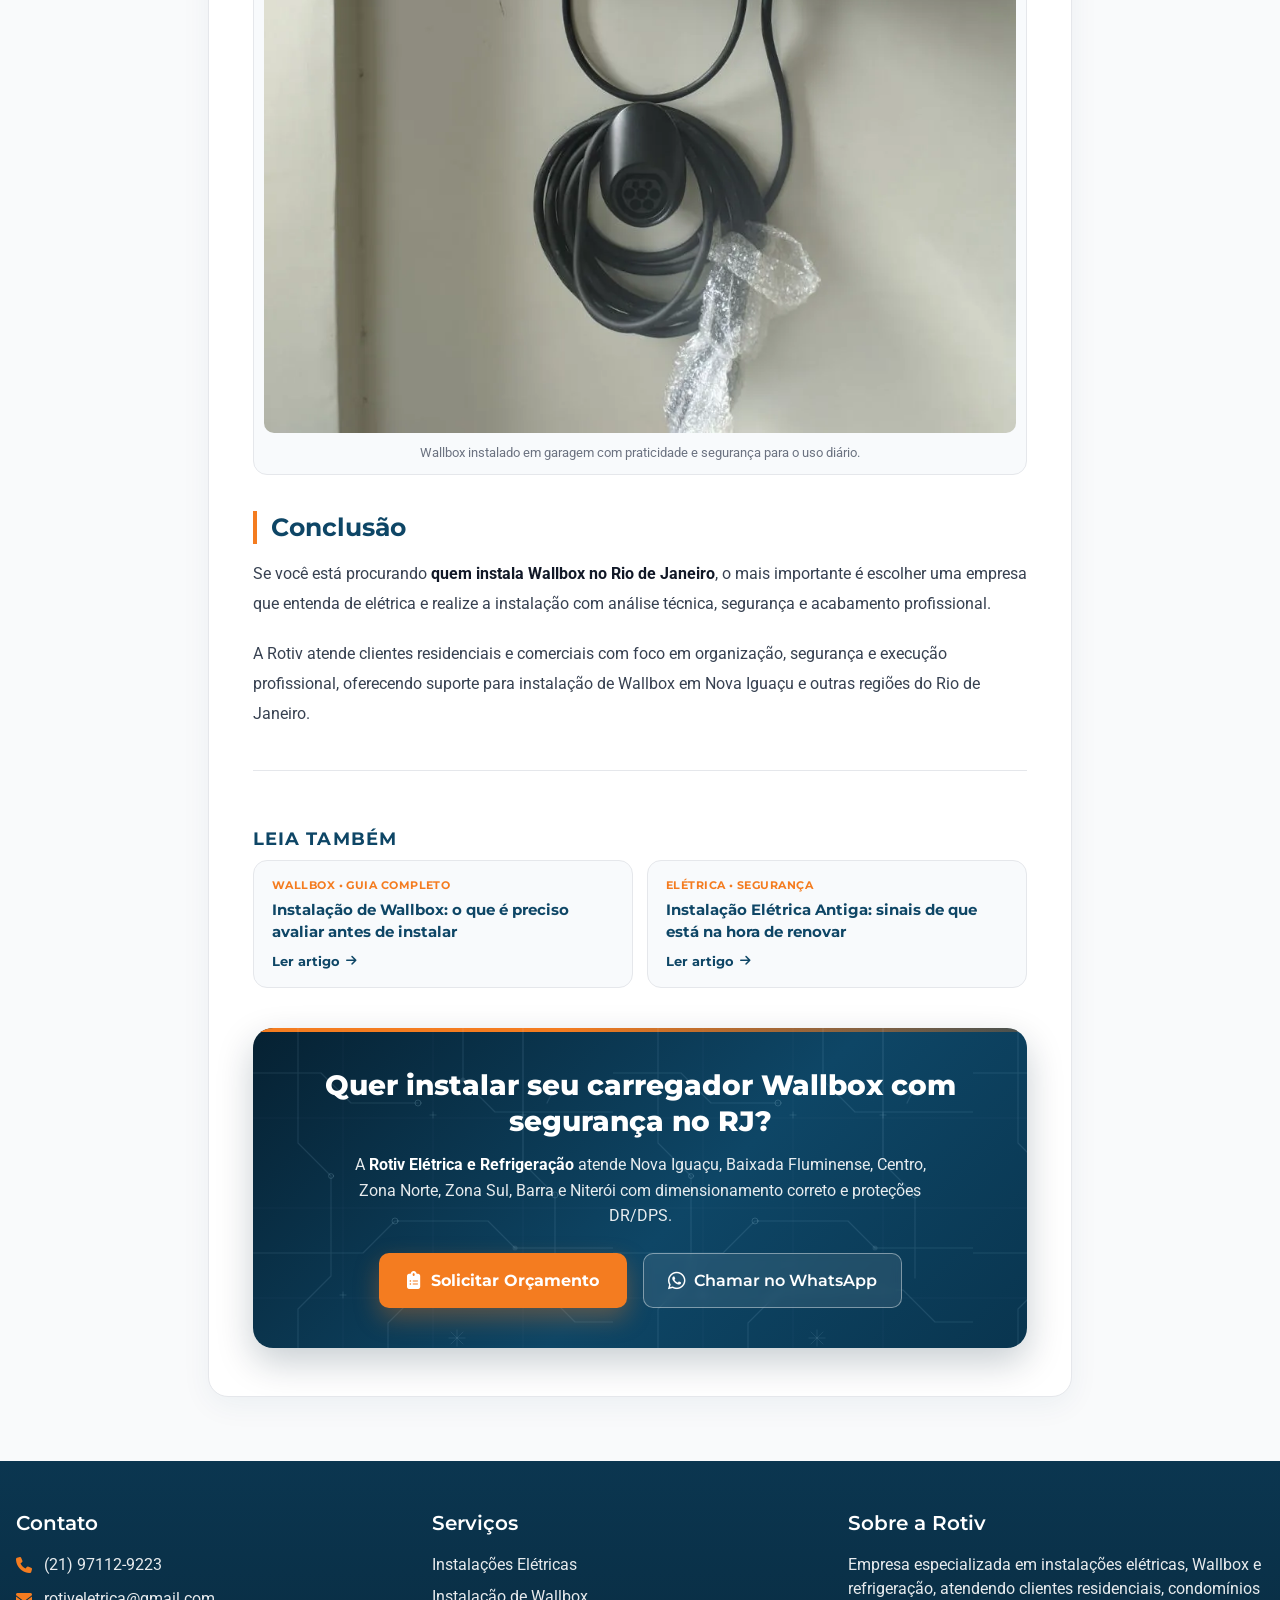
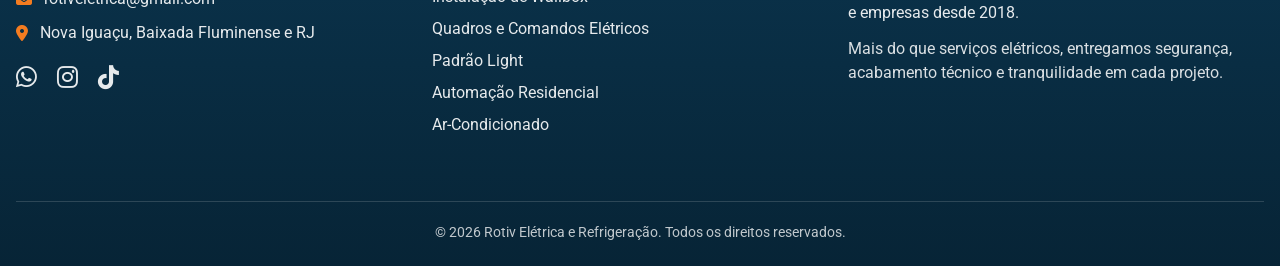
<file: blog/quem-instala-wallbox-no-rio-de-janeiro.html>
<!DOCTYPE html>
<html lang="pt-BR">
<head>
    <meta charset="UTF-8">
    <link rel="icon" type="image/png" sizes="32x32" href="../imagens/favicon-32.png">
    <link rel="apple-touch-icon" sizes="180x180" href="../imagens/apple-touch-icon.png">
    <meta name="viewport" content="width=device-width, initial-scale=1.0">

    <title>Quem instala Wallbox no Rio de Janeiro? | Blog Rotiv</title>
    <meta name="description" content="Descubra como escolher uma empresa para instalar Wallbox no Rio de Janeiro com segurança, avaliação técnica e serviço profissional.">
    <meta name="robots" content="index, follow">
    <link rel="canonical" href="https://rotiveletricarefrigeracao.com.br/blog/quem-instala-wallbox-no-rio-de-janeiro.html">

    <!-- Open Graph -->
    <meta property="og:title" content="Quem instala Wallbox no Rio de Janeiro?">
    <meta property="og:description" content="Veja o que considerar ao contratar uma empresa para instalar Wallbox no Rio de Janeiro.">
    <meta property="og:type" content="article">
    <meta property="og:url" content="https://rotiveletricarefrigeracao.com.br/blog/quem-instala-wallbox-no-rio-de-janeiro.html">
    <meta property="og:image" content="https://rotiveletricarefrigeracao.com.br/imagens/og-rotiv.jpg">
    <meta property="og:locale" content="pt_BR">

    <!-- Twitter Card -->
    <meta name="twitter:card" content="summary_large_image">
    <meta name="twitter:title" content="Quem instala Wallbox no Rio de Janeiro?">
    <meta name="twitter:description" content="Veja o que considerar ao contratar uma empresa para instalar Wallbox no Rio de Janeiro.">
    <meta name="twitter:image" content="https://rotiveletricarefrigeracao.com.br/imagens/og-rotiv.jpg">

    <!-- Cor do navegador mobile -->
    <meta name="theme-color" content="#0E4666">

    <!-- Preconnect -->
    <link rel="preconnect" href="https://fonts.googleapis.com">
    <link rel="preconnect" href="https://fonts.gstatic.com" crossorigin>
<link rel="preconnect" href="https://cdnjs.cloudflare.com">
    <!-- Google Fonts não bloqueante -->
    <link rel="preload" as="style" href="https://fonts.googleapis.com/css2?family=Montserrat:wght@600;700;800&family=Roboto:wght@400;500;700&display=swap" onload="this.onload=null;this.rel='stylesheet'">
    <noscript><link rel="stylesheet" href="https://fonts.googleapis.com/css2?family=Montserrat:wght@600;700;800&family=Roboto:wght@400;500;700&display=swap"></noscript>

    <!-- Google Tag Manager -->                            <script async src="https://www.googletagmanager.com/gtag/js?id=G-QESLCNM5YY"></script>
<script>
  window.dataLayer = window.dataLayer || [];
  function gtag(){dataLayer.push(arguments);}
  gtag('js', new Date());
  gtag('config', 'G-QESLCNM5YY');
  gtag('config', 'AW-17170517876');
      function gtag_report_conversion(url) {
        var callback = function () {
          if (typeof(url) != 'undefined') {
            window.location = url;
          }
        };
        gtag('event', 'conversion', {
          'send_to': 'AW-17170517876/wMl_COiJyL0dEPSexfs_',
          'transport_type': 'beacon',
          'event_callback': callback
        });
        return false;
      }
      document.addEventListener('click', function (e) {
        var link = e.target && e.target.closest ? e.target.closest('a[href*="wa.me/"], a[href*="api.whatsapp.com/send"]') : null;
        if (link && typeof gtag_report_conversion === 'function') {
          gtag_report_conversion();
        }
      });
</script>

    <link rel="stylesheet" href="../css/tailwind.min.css?v=20261125n">
    <link rel="preload" as="style" href="https://cdnjs.cloudflare.com/ajax/libs/font-awesome/6.4.0/css/all.min.css" onload="this.onload=null;this.rel='stylesheet'">
    <noscript><link rel="stylesheet" href="https://cdnjs.cloudflare.com/ajax/libs/font-awesome/6.4.0/css/all.min.css"></noscript>
    <link rel="stylesheet" href="../css/style.min.css?v=20261125n">

    <script type="application/ld+json">
    {
        "@context": "https://schema.org",
        "@type": "Article",
        "headline": "Quem instala Wallbox no Rio de Janeiro?",
        "description": "Descubra como escolher uma empresa para instalar Wallbox no Rio de Janeiro com segurança, avaliação técnica e serviço profissional.",
        "image": "https://rotiveletricarefrigeracao.com.br/imagens/blog/tecnico-instalacao-wallbox.webp",
        "datePublished": "2025-03-18",
        "dateModified": "2025-03-18",
        "author": {
            "@type": "Organization",
            "name": "Rotiv Elétrica e Refrigeração"
        },
        "publisher": {
            "@type": "Organization",
            "name": "Rotiv Elétrica e Refrigeração",
            "logo": {
                "@type": "ImageObject",
                "url": "https://rotiveletricarefrigeracao.com.br/imagens/logo-rotiv.png"
            }
        },
        "mainEntityOfPage": {
            "@type": "WebPage",
            "@id": "https://rotiveletricarefrigeracao.com.br/blog/quem-instala-wallbox-no-rio-de-janeiro.html"
        }
    }
    </script>

    <script type="application/ld+json">
    {
        "@context": "https://schema.org",
        "@type": "BreadcrumbList",
        "itemListElement": [
            {
                "@type": "ListItem",
                "position": 1,
                "name": "Início",
                "item": "https://rotiveletricarefrigeracao.com.br/"
            },
            {
                "@type": "ListItem",
                "position": 2,
                "name": "Blog",
                "item": "https://rotiveletricarefrigeracao.com.br/blog/"
            },
            {
                "@type": "ListItem",
                "position": 3,
                "name": "Quem instala Wallbox no Rio de Janeiro?",
                "item": "https://rotiveletricarefrigeracao.com.br/blog/quem-instala-wallbox-no-rio-de-janeiro.html"
            }
        ]
    }
    </script>
</head>

<body class="font-sans bg-gray-50">

    <!-- HEADER -->
    <header class="bg-white shadow-sm border-b border-gray-100 sticky w-full z-50 top-0">
        <div class="container mx-auto px-4 py-3 flex justify-between items-center gap-4">
            <a href="../index.html" class="flex items-center flex-shrink-0" aria-label="Rotiv Elétrica e Refrigeração - Voltar ao início">
                <img src="../imagens/logo-rotiv.webp" alt="Rotiv Elétrica e Refrigeração" class="h-6 sm:h-7 w-auto" width="380" height="112" decoding="async">
            </a>

            <nav class="hidden md:flex items-center space-x-4 lg:space-x-6" aria-label="Menu principal">
                <a href="../index.html" class="text-Rotiv-blue hover:text-Rotiv-orange font-heading font-semibold text-sm transition-colors">Início</a>
                <a href="../index.html#servicos" class="text-Rotiv-blue hover:text-Rotiv-orange font-heading font-semibold text-sm transition-colors">Serviços</a>
                <a href="../index.html#areas-atendidas" class="text-Rotiv-blue hover:text-Rotiv-orange font-heading font-semibold text-sm transition-colors">Área</a>
                <a href="../index.html#galeria" class="text-Rotiv-blue hover:text-Rotiv-orange font-heading font-semibold text-sm transition-colors">Galeria</a>
                <a href="./" class="text-Rotiv-orange font-heading font-semibold text-sm transition-colors">Blog</a>
                <a href="#contato" class="text-Rotiv-blue hover:text-Rotiv-orange font-heading font-semibold text-sm transition-colors">Contato</a>
            </nav>

            <a
                href="../orcamento/"
                class="hidden lg:inline-flex items-center gap-2 bg-Rotiv-orange hover:bg-orange-600 text-white font-heading font-bold text-sm px-4 py-2.5 rounded-lg transition-colors shadow-sm"
            >
                <i class="fas fa-clipboard-list text-sm" aria-hidden="true"></i>
                Solicitar Orçamento
            </a>

            <button
                type="button"
                class="md:hidden text-Rotiv-blue p-2 rounded-lg focus:outline-none"
                id="menu-toggle"
                aria-label="Abrir menu"
                aria-expanded="false"
                aria-controls="mobile-menu"
            >
                <svg class="w-6 h-6" fill="none" stroke="currentColor" viewBox="0 0 24 24" aria-hidden="true">
                    <path stroke-linecap="round" stroke-linejoin="round" stroke-width="2" d="M4 6h16M4 12h16m-7 6h7"></path>
                </svg>
            </button>
        </div>

        <div class="md:hidden hidden absolute left-0 right-0 top-full bg-white w-full py-3 px-4 shadow-md border-t border-gray-100" id="mobile-menu" role="navigation" aria-label="Menu mobile">
            <div class="flex flex-col space-y-2">
                <a href="../index.html" class="text-Rotiv-blue hover:text-Rotiv-orange font-heading font-semibold py-2 text-center">Início</a>
                <a href="../index.html#servicos" class="text-Rotiv-blue hover:text-Rotiv-orange font-heading font-semibold py-2 text-center">Serviços</a>
                <a href="../index.html#areas-atendidas" class="text-Rotiv-blue hover:text-Rotiv-orange font-heading font-semibold py-2 text-center">Área</a>
                <a href="../index.html#galeria" class="text-Rotiv-blue hover:text-Rotiv-orange font-heading font-semibold py-2 text-center">Galeria</a>
                <a href="./" class="text-Rotiv-orange font-heading font-semibold py-2 text-center">Blog</a>
                <a href="#contato" class="text-Rotiv-blue hover:text-Rotiv-orange font-heading font-semibold py-2 text-center">Contato</a>
                <a href="../orcamento/" class="mt-2 inline-flex items-center justify-center gap-2 bg-Rotiv-orange text-white font-heading font-bold py-3 px-4 rounded-lg">
                    <i class="fas fa-clipboard-list" aria-hidden="true"></i> Solicitar Orçamento
                </a>
            </div>
        </div>
    </header>

    <main class="pt-8 sm:pt-10 pb-16">

        <!-- BREADCRUMB -->
        <div class="container mx-auto px-4 max-w-4xl mb-5">
            <nav class="text-sm text-gray-600 flex flex-wrap items-center gap-1.5" aria-label="Breadcrumb">
                <a href="../index.html" class="hover:text-Rotiv-orange transition-colors">Início</a>
                <span aria-hidden="true">/</span>
                <a href="./" class="hover:text-Rotiv-orange transition-colors">Blog</a>
                <span aria-hidden="true">/</span>
                <span class="text-Rotiv-blue font-semibold">Wallbox</span>
            </nav>
        </div>

        <!-- ARTIGO EDITORIAL ROTIV -->
        <div class="container mx-auto px-4 max-w-4xl">
            <article class="article-sheet article-content">
                <div class="article-sheet-inner">

                    <header class="article-header">
                        <span class="blog-cat-pill">Wallbox • Rio de Janeiro</span>
                        <h1>Quem instala Wallbox no Rio de Janeiro?</h1>
                        <div class="article-meta-line">
                            <span><i class="far fa-calendar-alt mr-1.5" aria-hidden="true"></i>Publicado em <time datetime="2025-03-18">18 de março de 2025</time></span>
                            <span aria-hidden="true">&bull;</span>
                            <span>Rotiv Elétrica e Refrigeração</span>
                        </div>
                    </header>

<p class="mb-6">
                Com o aumento da procura por carros elétricos e híbridos plug-in, muita gente começou a pesquisar <strong>quem instala Wallbox no Rio de Janeiro</strong>. E essa dúvida faz todo sentido: a instalação de um carregador exige avaliação elétrica, proteção adequada e execução profissional.
            </p>

            <p class="mb-6">
                Mais do que escolher o equipamento, é importante contratar uma empresa ou profissional que entenda de elétrica e saiba adaptar a instalação às condições reais do imóvel. Isso vale para residências, comércios, condomínios e garagens particulares.
            </p>

            <div class="blog-image">
                <img
                    src="../imagens/blog/tecnico-instalacao-wallbox.webp"
                    alt="Técnico da Rotiv realizando instalação de carregador Wallbox no Rio de Janeiro"
                    loading="lazy"
                    decoding="async"
                >
                <span>Instalação profissional de Wallbox com avaliação elétrica e acabamento organizado.</span>
            </div>

                    <nav class="article-toc" aria-label="Neste artigo">
                        <div class="article-toc-title">
                            <i class="fas fa-list-ul" aria-hidden="true"></i>
                            <span>Neste artigo</span>
                        </div>
                        <ul class="article-toc-list">
                            <li><a href="#instalar-wallbox-nao-e-so-fixar-o-carregador-na-parede">Instalar Wallbox não é só fixar o carregador na parede</a></li>
                            <li><a href="#o-que-avaliar-antes-de-contratar-quem-instala-wallbox-no-rj">O que avaliar antes de contratar quem instala Wallbox no RJ</a></li>
                            <li><a href="#residencia-comercio-ou-condominio-cada-caso-exige-analise">Residência, comércio ou condomínio: cada caso exige análise</a></li>
                            <li><a href="#por-que-vale-a-pena-contratar-uma-empresa-especializada">Por que vale a pena contratar uma empresa especializada</a></li>
                            <li><a href="#conclusao">Conclusão</a></li>
                        </ul>
                    </nav>

<h2 id="instalar-wallbox-nao-e-so-fixar-o-carregador-na-parede">Instalar Wallbox não é só fixar o carregador na parede</h2>

            <p class="mb-6">
                Um dos erros mais comuns é pensar que a instalação de Wallbox funciona como a instalação de qualquer outro equipamento simples. Na prática, o carregador precisa trabalhar com segurança, em circuito adequado e com proteções compatíveis com a carga elétrica exigida.
            </p>

            <p class="mb-6">
                Por isso, antes de instalar, é necessário avaliar o quadro de distribuição, a capacidade da rede, o cabeamento, a distância até o ponto de instalação e as condições do local onde o veículo será carregado.
            </p>

            <h2 id="o-que-avaliar-antes-de-contratar-quem-instala-wallbox-no-rj">O que avaliar antes de contratar quem instala Wallbox no RJ</h2>

            <p class="mb-6">
                Se você está pesquisando uma empresa para instalar Wallbox no Rio de Janeiro, vale observar alguns pontos importantes. O ideal é contratar alguém que faça uma avaliação técnica do imóvel e não apenas informe um preço sem analisar a estrutura elétrica.
            </p>

            <ul class="list-disc pl-6 mb-6 text-gray-700 space-y-2">
                <li>Experiência com instalações elétricas residenciais e comerciais</li>
                <li>Avaliação da capacidade da rede elétrica</li>
                <li>Definição correta de disjuntor e proteção</li>
                <li>Dimensionamento de cabeamento</li>
                <li>Organização e acabamento profissional</li>
                <li>Atendimento claro e suporte ao cliente</li>
            </ul>

            <div class="blog-image">
                <img
                    src="../imagens/blog/quadro-eletrico-wallbox-rj.webp"
                    alt="Quadro elétrico preparado para instalação de Wallbox no Rio de Janeiro – Rotiv"
                    loading="lazy"
                    decoding="async"
                >
                <span>Quadro elétrico e infraestrutura preparados para uma instalação segura.</span>
            </div>

            <h2 id="residencia-comercio-ou-condominio-cada-caso-exige-analise">Residência, comércio ou condomínio: cada caso exige análise</h2>

            <p class="mb-6">
                No Rio de Janeiro, cada imóvel apresenta uma realidade diferente. Em algumas residências, a instalação é mais direta. Em outros casos, pode ser necessário adaptar o quadro elétrico, instalar um circuito exclusivo ou reorganizar a distribuição de carga.
            </p>

            <p class="mb-6">
                Em condomínios e comércios, a atenção precisa ser ainda maior. Distância entre vaga e quadro, normas internas e necessidade de passagem de infraestrutura são fatores que precisam ser avaliados com cuidado.
            </p>

            <h2 id="por-que-vale-a-pena-contratar-uma-empresa-especializada">Por que vale a pena contratar uma empresa especializada</h2>

            <p class="mb-6">
                Quando a instalação é feita por uma empresa especializada, o cliente ganha mais segurança, melhor orientação e mais tranquilidade para usar o carregador no dia a dia. Além disso, uma instalação bem feita reduz o risco de sobrecarga, aquecimento e falhas no sistema.
            </p>

            <p class="mb-6">
                Para quem está em Nova Iguaçu, Baixada Fluminense ou em outras regiões do RJ, contar com um atendimento profissional faz diferença desde a avaliação inicial até a finalização do serviço.
            </p>

            <div class="blog-image">
                <img
                    src="../imagens/blog/wallbox-instalado-garagem.webp"
                    alt="Wallbox instalado em garagem residencial por eletricista especializado no Rio de Janeiro – Rotiv"
                    loading="lazy"
                    decoding="async"
                >
                <span>Wallbox instalado em garagem com praticidade e segurança para o uso diário.</span>
            </div>

            <h2 id="conclusao">Conclusão</h2>

            <p class="mb-6">
                Se você está procurando <strong>quem instala Wallbox no Rio de Janeiro</strong>, o mais importante é escolher uma empresa que entenda de elétrica e realize a instalação com análise técnica, segurança e acabamento profissional.
            </p>

            <p class="mb-6">
                A Rotiv atende clientes residenciais e comerciais com foco em organização, segurança e execução profissional, oferecendo suporte para instalação de Wallbox em Nova Iguaçu e outras regiões do Rio de Janeiro.
            </p>

                    <!-- LEIA TAMBÉM -->
                    <section class="article-related" aria-label="Artigos relacionados">
                        <h3 class="article-related-heading">Leia também</h3>
                        <div class="article-related-grid">
                        <a href="instalacao-de-wallbox-o-que-avaliar.html" class="article-related-card">
                            <span class="article-related-cat">Wallbox • Guia completo</span>
                            <span class="article-related-title">Instalação de Wallbox: o que é preciso avaliar antes de instalar</span>
                            <span class="article-related-more">Ler artigo <i class="fas fa-arrow-right text-xs" aria-hidden="true"></i></span>
                        </a>
                        <a href="instalacao-eletrica-quando-renovar.html" class="article-related-card">
                            <span class="article-related-cat">Elétrica • Segurança</span>
                            <span class="article-related-title">Instalação Elétrica Antiga: sinais de que está na hora de renovar</span>
                            <span class="article-related-more">Ler artigo <i class="fas fa-arrow-right text-xs" aria-hidden="true"></i></span>
                        </a>
                        </div>
                    </section>

                    <!-- CTA DUPLO -->
                    <div class="article-cta-box">
                        <div class="rotiv-hero-bg" aria-hidden="true"></div>
                        <div class="relative z-10">
                            <h3>Quer instalar seu carregador Wallbox com segurança no RJ?</h3>
                            <p>A <strong class="text-white">Rotiv Elétrica e Refrigeração</strong> atende Nova Iguaçu, Baixada Fluminense, Centro, Zona Norte, Zona Sul, Barra e Niterói com dimensionamento correto e proteções DR/DPS.</p>
                            <div class="flex flex-col sm:flex-row justify-center gap-3 sm:gap-4">
                                <a href="../orcamento/?servico=wallbox" class="rotiv-hero-cta-primary text-base">
                                    <i class="fas fa-clipboard-list text-lg" aria-hidden="true"></i>
                                    <span>Solicitar Orçamento</span>
                                </a>
                                <a
                                    href="https://wa.me/5521971129223?text=Ol%C3%A1!%20Li%20o%20artigo%20sobre%20instala%C3%A7%C3%A3o%20de%20Wallbox%20no%20Rio%20de%20Janeiro%20no%20site%20da%20Rotiv%20e%20gostaria%20de%20solicitar%20um%20or%C3%A7amento."
                                    target="_blank"
                                    rel="noopener noreferrer"
                                    class="rotiv-hero-cta-secondary text-base"
                                >
                                    <i class="fab fa-whatsapp text-xl" aria-hidden="true"></i>
                                    <span>Chamar no WhatsApp</span>
                                </a>
                            </div>
                        </div>
                    </div>

                </div>
            </article>
        </div>

    </main>

    <!-- FOOTER INSTITUCIONAL PADRONIZADO -->
    <footer id="contato" class="rotiv-footer text-white pt-10 sm:pt-12 pb-6">
        <div class="container mx-auto px-4">
            <div class="flex flex-wrap">

                <!-- Contato -->
                <div class="w-full md:w-1/3 mb-6 sm:mb-8 footer-section">
                    <h3 class="text-lg sm:text-xl font-semibold text-white mb-3 sm:mb-4">Contato</h3>
                    <p class="flex items-center mb-2.5 md:justify-start justify-center text-sm sm:text-base">
                        <i class="fas fa-phone mr-3 text-Rotiv-orange" aria-hidden="true"></i>
                        <a href="tel:+5521971129223" class="text-white text-opacity-90 hover:text-Rotiv-orange transition-colors">(21) 97112-9223</a>
                    </p>
                    <p class="flex items-center mb-2.5 md:justify-start justify-center text-sm sm:text-base">
                        <i class="fas fa-envelope mr-3 text-Rotiv-orange" aria-hidden="true"></i>
                        <a href="mailto:rotiveletrica@gmail.com" class="text-white text-opacity-90 hover:text-Rotiv-orange transition-colors">rotiveletrica@gmail.com</a>
                    </p>
                    <p class="flex items-center mb-2.5 md:justify-start justify-center text-sm sm:text-base text-white text-opacity-90">
                        <i class="fas fa-map-marker-alt mr-3 text-Rotiv-orange" aria-hidden="true"></i>
                        <span>Nova Iguaçu, Baixada Fluminense e RJ</span>
                    </p>
                    <div class="flex mt-5 md:justify-start justify-center gap-5">
                        <a href="https://wa.me/5521971129223?text=Ol%C3%A1%21%20Vim%20pelo%20blog%20da%20Rotiv%20e%20gostaria%20de%20solicitar%20um%20or%C3%A7amento." target="_blank" rel="noopener noreferrer" class="text-white text-opacity-90 hover:text-Rotiv-orange transition-colors" aria-label="WhatsApp da Rotiv">
                            <i class="fab fa-whatsapp text-xl sm:text-2xl" aria-hidden="true"></i>
                        </a>
                        <a href="https://www.instagram.com/rotiv2018/" target="_blank" rel="noopener noreferrer" class="text-white text-opacity-90 hover:text-Rotiv-orange transition-colors" aria-label="Instagram da Rotiv">
                            <i class="fab fa-instagram text-xl sm:text-2xl" aria-hidden="true"></i>
                        </a>
                        <a href="https://www.tiktok.com/@rotiv2018" target="_blank" rel="noopener noreferrer" class="text-white text-opacity-90 hover:text-Rotiv-orange transition-colors" aria-label="TikTok da Rotiv">
                            <i class="fab fa-tiktok text-xl sm:text-2xl" aria-hidden="true"></i>
                        </a>
                    </div>
                </div>

                <!-- Serviços -->
                <div class="w-full md:w-1/3 mb-6 sm:mb-8 footer-section">
                    <h3 class="text-lg sm:text-xl font-semibold text-white mb-3 sm:mb-4">Serviços</h3>
                    <ul class="space-y-1.5 sm:space-y-2 text-sm sm:text-base text-white text-opacity-90">
                        <li><a href="../index.html#servicos" class="hover:text-Rotiv-orange transition-colors">Instalações Elétricas</a></li>
                        <li><a href="../index.html#servicos" class="hover:text-Rotiv-orange transition-colors">Instalação de Wallbox</a></li>
                        <li><a href="../index.html#servicos" class="hover:text-Rotiv-orange transition-colors">Quadros e Comandos Elétricos</a></li>
                        <li><a href="../index.html#servicos" class="hover:text-Rotiv-orange transition-colors">Padrão Light</a></li>
                        <li><a href="../index.html#servicos" class="hover:text-Rotiv-orange transition-colors">Automação Residencial</a></li>
                        <li><a href="../index.html#servicos" class="hover:text-Rotiv-orange transition-colors">Ar-Condicionado</a></li>
                    </ul>
                </div>

                <!-- Sobre -->
                <div class="w-full md:w-1/3 mb-6 sm:mb-8 footer-section">
                    <h3 class="text-lg sm:text-xl font-semibold text-white mb-3 sm:mb-4">Sobre a Rotiv</h3>
                    <p class="mb-3 text-sm sm:text-base text-white text-opacity-90 leading-relaxed">
                        Empresa especializada em instalações elétricas, Wallbox e refrigeração, atendendo clientes residenciais, condomínios e empresas desde 2018.
                    </p>
                    <p class="text-sm sm:text-base text-white text-opacity-85 leading-relaxed">
                        Mais do que serviços elétricos, entregamos segurança, acabamento técnico e tranquilidade em cada projeto.
                    </p>
                </div>

            </div>

            <div class="border-t border-white border-opacity-15 mt-6 sm:mt-8 pt-5 text-center text-xs sm:text-sm text-white text-opacity-75">
                <p>&copy; <span id="current-year">2026</span> Rotiv Elétrica e Refrigeração. Todos os direitos reservados.</p>
            </div>
        </div>
    </footer>

    <!-- BOTÃO FLUTUANTE WHATSAPP -->
    <button
        type="button"
        onclick="openWhatsAppArticle()"
        aria-label="Entre em contato pelo WhatsApp"
        id="whatsapp-fab"
    >
        <i class="fab fa-whatsapp" aria-hidden="true"></i>
    </button>

    <script>
        // Menu mobile
        const menuToggle = document.getElementById('menu-toggle');
        const mobileMenu = document.getElementById('mobile-menu');
        if (menuToggle && mobileMenu) {
            menuToggle.addEventListener('click', () => {
                mobileMenu.classList.toggle('hidden');
                const expanded = !mobileMenu.classList.contains('hidden');
                menuToggle.setAttribute('aria-expanded', expanded);
            });
        }

        // Copyright dinâmico
        const yearEl = document.getElementById('current-year');
        if (yearEl) yearEl.textContent = new Date().getFullYear();

        // WhatsApp
        function openWhatsAppArticle() {
                    const phoneNumber = "5521971129223";
            const message = encodeURIComponent("Olá! Li o artigo sobre instalação de Wallbox no Rio de Janeiro no site da Rotiv e gostaria de solicitar um orçamento.");
            if (typeof gtag_report_conversion === 'function') gtag_report_conversion();
            window.open(`https://wa.me/${phoneNumber}?text=${message}`, '_blank', 'noopener,noreferrer');
        }
    </script>

</body>
</html>
</file>
<file: orcamento/orcamento.css>
/* ======================================================== */
/* SIMULADOR DE ORÇAMENTO ROTIV — IDENTIDADE VISUAL OFICIAL */
/* Paleta: #0E4666 | #F47C20 | #FFFFFF (Montserrat + Roboto)*/
/* ======================================================== */

.budget-shell {
    min-height: calc(100vh - 64px);
    background-color: #F4F7FA;
}

.budget-subhero {
    position: relative;
    background: linear-gradient(135deg, #07273A 0%, #0E4666 60%, #0B3A56 100%);
    color: #FFFFFF;
    overflow: hidden;
}

.budget-subhero::before {
    content: '';
    position: absolute;
    inset: 0;
    background:
        radial-gradient(circle at 14% 22%, rgba(244, 124, 32, 0.16) 0%, transparent 45%),
        radial-gradient(circle at 86% 80%, rgba(255, 255, 255, 0.06) 0%, transparent 45%);
    pointer-events: none;
}

/* Barra superior interna durante etapas do simulador */
.budget-step-topbar {
    background-color: #0E4666;
    color: #FFFFFF;
    border-bottom: 3px solid #F47C20;
}

.budget-icon-btn {
    width: 40px;
    height: 40px;
    border-radius: 10px;
    display: inline-flex;
    align-items: center;
    justify-content: center;
    color: #FFFFFF;
    background: rgba(255, 255, 255, 0.08);
    border: 1px solid rgba(255, 255, 255, 0.16);
    cursor: pointer;
    transition: background-color 0.2s ease, transform 0.15s ease;
}

.budget-icon-btn:hover {
    background: rgba(255, 255, 255, 0.18);
}

/* Cards principais de escolha de categoria */
.budget-cat-card {
    position: relative;
    display: flex;
    align-items: center;
    gap: 16px;
    width: 100%;
    text-align: left;
    background: #FFFFFF;
    border: 1px solid #E2E8F0;
    border-radius: 16px;
    padding: 20px;
    box-shadow: 0 4px 16px rgba(14, 70, 102, 0.06);
    cursor: pointer;
    overflow: hidden;
    transition: transform 0.22s ease, box-shadow 0.22s ease, border-color 0.22s ease;
}

.budget-cat-card::before {
    content: '';
    position: absolute;
    top: 0;
    left: 0;
    right: 0;
    height: 4px;
    background: #F47C20;
}

.budget-cat-card:hover {
    transform: translateY(-4px);
    border-color: #F47C20;
    box-shadow: 0 12px 26px rgba(14, 70, 102, 0.12);
}

@media (min-width: 1024px) {
    .budget-cat-card {
        flex-direction: column;
        align-items: flex-start;
        padding: 26px 24px 22px;
    }

    .budget-cat-chevron {
        display: none !important;
    }
}

.budget-cat-icon {
    width: 52px;
    height: 52px;
    border-radius: 14px;
    background-color: #0E4666;
    color: #FFFFFF;
    display: flex;
    align-items: center;
    justify-content: center;
    font-size: 1.35rem;
    flex-shrink: 0;
    transition: background-color 0.22s ease;
}

.budget-cat-card:hover .budget-cat-icon {
    background-color: #F47C20;
}

/* Acordeão de grupos de Elétrica */
.budget-group-card {
    background: #FFFFFF;
    border: 1px solid #E2E8F0;
    border-radius: 14px;
    overflow: hidden;
    box-shadow: 0 2px 8px rgba(14, 70, 102, 0.04);
}

.budget-group-header {
    width: 100%;
    display: flex;
    align-items: center;
    justify-content: space-between;
    gap: 12px;
    padding: 15px 18px;
    background: #FFFFFF;
    border: none;
    cursor: pointer;
    font-family: 'Montserrat', sans-serif;
    font-weight: 700;
    font-size: 0.95rem;
    color: #0E4666;
    text-align: left;
    transition: background-color 0.18s ease;
}

.budget-group-header:hover {
    background: #F8FAFC;
}

.budget-group-header[aria-expanded="true"] {
    background: #F0F6FA;
    border-bottom: 1px solid #E2E8F0;
}

.budget-service-row {
    display: flex;
    flex-direction: column;
    gap: 12px;
    padding: 14px 18px;
    border-bottom: 1px solid #F1F5F9;
}

.budget-service-row:last-child {
    border-bottom: none;
}

@media (min-width: 640px) {
    .budget-service-row {
        flex-direction: row;
        align-items: center;
        justify-content: space-between;
    }
}

/* Controle de quantidade (- / +) */
.budget-qty-box {
    display: inline-flex;
    align-items: center;
    height: 40px;
    border: 1px solid #CBD5E1;
    border-radius: 10px;
    background: #FFFFFF;
    overflow: hidden;
}

.budget-qty-btn {
    width: 38px;
    height: 100%;
    display: inline-flex;
    align-items: center;
    justify-content: center;
    color: #0E4666;
    background: transparent;
    border: none;
    cursor: pointer;
    font-size: 0.85rem;
    transition: background-color 0.15s ease;
}

.budget-qty-btn:hover {
    background: #F1F5F9;
}

.budget-qty-val {
    min-width: 32px;
    text-align: center;
    font-family: 'Montserrat', sans-serif;
    font-weight: 700;
    font-size: 0.9rem;
    color: #0E4666;
}

/* Botões do simulador */
.budget-btn-primary {
    display: inline-flex;
    align-items: center;
    justify-content: center;
    gap: 8px;
    background-color: #F47C20;
    color: #FFFFFF;
    font-family: 'Montserrat', sans-serif;
    font-weight: 700;
    font-size: 0.875rem;
    padding: 0.65rem 1.15rem;
    border-radius: 10px;
    border: none;
    cursor: pointer;
    transition: background-color 0.18s ease, transform 0.15s ease;
    text-decoration: none;
}

.budget-btn-primary:hover:not(:disabled) {
    background-color: #DC6A14;
}

.budget-btn-primary:disabled {
    opacity: 0.45;
    cursor: not-allowed;
}

.budget-btn-added {
    background-color: #16A34A !important;
    color: #FFFFFF !important;
}

@media (max-width: 1023px) {
    .budget-desktop-only {
        display: none !important;
    }
}

.budget-btn-blue {
    display: inline-flex;
    align-items: center;
    justify-content: center;
    gap: 8px;
    background-color: #0E4666;
    color: #FFFFFF;
    font-family: 'Montserrat', sans-serif;
    font-weight: 700;
    font-size: 0.925rem;
    padding: 0.85rem 1.35rem;
    border-radius: 10px;
    border: none;
    cursor: pointer;
    transition: background-color 0.18s ease;
    text-decoration: none;
}

.budget-btn-blue:hover:not(:disabled) {
    background-color: #09324A;
}

.budget-btn-blue:disabled {
    opacity: 0.45;
    cursor: not-allowed;
}

.budget-btn-outline {
    display: inline-flex;
    align-items: center;
    justify-content: center;
    gap: 8px;
    background-color: #FFFFFF;
    color: #0E4666;
    font-family: 'Montserrat', sans-serif;
    font-weight: 600;
    font-size: 0.875rem;
    padding: 0.75rem 1.15rem;
    border-radius: 10px;
    border: 1.5px solid #CBD5E1;
    cursor: pointer;
    transition: border-color 0.18s ease, background-color 0.18s ease;
    text-decoration: none;
}

.budget-btn-outline:hover {
    border-color: #0E4666;
    background-color: #F8FAFC;
}

.budget-btn-whatsapp {
    display: inline-flex;
    align-items: center;
    justify-content: center;
    gap: 10px;
    background-color: #16A34A;
    color: #FFFFFF;
    font-family: 'Montserrat', sans-serif;
    font-weight: 700;
    font-size: 0.975rem;
    padding: 0.95rem 1.5rem;
    border-radius: 12px;
    border: none;
    cursor: pointer;
    box-shadow: 0 8px 20px rgba(22, 163, 74, 0.28);
    transition: background-color 0.18s ease, transform 0.15s ease;
    text-decoration: none;
}

.budget-btn-whatsapp:hover {
    background-color: #15803D;
    transform: translateY(-1px);
}

/* Opções em etapas (Wallbox / Ar-Condicionado) */
.budget-option-btn {
    width: 100%;
    display: flex;
    align-items: center;
    justify-content: space-between;
    gap: 14px;
    padding: 16px 18px;
    background: #FFFFFF;
    border: 1.5px solid #E2E8F0;
    border-radius: 14px;
    text-align: left;
    cursor: pointer;
    box-shadow: 0 2px 6px rgba(14, 70, 102, 0.04);
    transition: border-color 0.18s ease, transform 0.15s ease, box-shadow 0.18s ease;
}

.budget-option-btn:hover {
    border-color: #F47C20;
    transform: translateY(-2px);
    box-shadow: 0 8px 18px rgba(14, 70, 102, 0.09);
}

/* Pontos de progresso do wizard */
.budget-step-dot {
    height: 7px;
    width: 10px;
    border-radius: 9999px;
    background-color: #CBD5E1;
    transition: all 0.25s ease;
}

.budget-step-dot.done {
    background-color: #F47C20;
}

.budget-step-dot.current {
    width: 28px;
    background-color: #F47C20;
}

/* Campos de formulário e busca */
.budget-input {
    width: 100%;
    min-height: 46px;
    padding: 0.65rem 0.9rem;
    border-radius: 10px;
    border: 1.5px solid #CBD5E1;
    background: #FFFFFF;
    color: #1F2937;
    font-family: 'Roboto', sans-serif;
    font-size: 0.9375rem;
    transition: border-color 0.18s ease, box-shadow 0.18s ease;
}

.budget-input:focus {
    outline: none;
    border-color: #F47C20;
    box-shadow: 0 0 0 3px rgba(244, 124, 32, 0.16);
}

/* Badges e alertas de avaliação técnica */
.budget-badge-eval {
    color: #B45309;
    background: #FEF3C7;
    border: 1px solid #FDE68A;
    padding: 2px 8px;
    border-radius: 9999px;
    font-size: 0.72rem;
    font-weight: 600;
    display: inline-flex;
    align-items: center;
    gap: 4px;
}

.budget-badge-incart {
    color: #0E4666;
    background: #E0F2FE;
    padding: 2px 8px;
    border-radius: 9999px;
    font-family: 'Montserrat', sans-serif;
    font-size: 0.7rem;
    font-weight: 700;
}

/* Barra fixa inferior no mobile */
.budget-mobile-bar {
    position: fixed;
    left: 0;
    right: 0;
    bottom: 0;
    z-index: 40;
    background: #FFFFFF;
    border-top: 1px solid #E2E8F0;
    padding: 12px 16px max(12px, env(safe-area-inset-bottom));
    box-shadow: 0 -8px 24px rgba(14, 70, 102, 0.12);
}

/* Modal Sobre os Valores */
.budget-modal-backdrop {
    position: fixed;
    inset: 0;
    z-index: 60;
    background: rgba(7, 37, 56, 0.62);
    backdrop-filter: blur(3px);
    display: flex;
    align-items: flex-end;
    justify-content: center;
    padding: 0;
}

.budget-modal-backdrop.hidden {
    display: none !important;
}

@media (min-width: 640px) {
    .budget-modal-backdrop {
        align-items: center;
        padding: 16px;
    }
}

.budget-modal-card {
    width: 100%;
    max-width: 480px;
    background: #FFFFFF;
    border-radius: 20px 20px 0 0;
    padding: 24px;
    box-shadow: 0 24px 48px rgba(0, 0, 0, 0.26);
}

@media (min-width: 640px) {
    .budget-modal-card {
        border-radius: 18px;
    }
}

/* Chips rápidos de cidades */
.budget-city-chip {
    padding: 5px 11px;
    border-radius: 9999px;
    border: 1px solid #CBD5E1;
    background: #F8FAFC;
    color: #374151;
    font-size: 0.76rem;
    font-weight: 500;
    cursor: pointer;
    transition: all 0.15s ease;
}

.budget-city-chip.active,
.budget-city-chip:hover {
    background: #0E4666;
    border-color: #0E4666;
    color: #FFFFFF;
}

/* Aviso claro de valores estimados */
.budget-estimate-notice {
    display: flex;
    align-items: flex-start;
    gap: 10px;
    background: #FFF8F1;
    border: 1px solid #FCD9B6;
    border-left: 4px solid #F47C20;
    border-radius: 12px;
    padding: 12px 14px;
    color: #7C2D12;
    font-size: 0.82rem;
    line-height: 1.5;
}

.budget-estimate-notice i {
    color: #F47C20;
    margin-top: 2px;
    flex-shrink: 0;
}

/* Resumo das escolhas anteriores no Wizard */
.budget-step-summary {
    display: flex;
    flex-wrap: wrap;
    gap: 6px;
    margin-bottom: 16px;
}

.budget-step-pill {
    display: inline-flex;
    align-items: center;
    gap: 5px;
    background: #E8F2F8;
    color: #0E4666;
    font-family: 'Montserrat', sans-serif;
    font-size: 0.74rem;
    font-weight: 600;
    padding: 4px 10px;
    border-radius: 9999px;
}

/* Card de ajuda direta no WhatsApp */
.budget-help-card {
    background: linear-gradient(135deg, #FFFFFF 0%, #F0F6FA 100%);
    border: 1.5px dashed #0E4666;
    border-radius: 16px;
    padding: 20px;
}
</file>
<file: css/style.min.css>
:root{--rotiv-blue:#0E4666;--rotiv-blue-dark:#092E44;--rotiv-orange:#F47C20;--rotiv-orange-hover:#DC6A14;--rotiv-white:#FFFFFF}*,*::before,*::after{box-sizing:border-box}::selection{background:#F47C20;color:#ffffff}html{scroll-behavior:smooth;-webkit-text-size-adjust:100%}body{font-family:'Roboto',system-ui,-apple-system,BlinkMacSystemFont,'Segoe UI',sans-serif;overflow-x:hidden;width:100%;color:#1F2937}h1,h2,h3,h4,.font-heading{font-family:'Montserrat',system-ui,-apple-system,BlinkMacSystemFont,'Segoe UI',sans-serif}:focus-visible{outline:2px solid #F47C20;outline-offset:3px;border-radius:4px}::-webkit-scrollbar{width:8px}::-webkit-scrollbar-track{background:#f1f1f1}::-webkit-scrollbar-thumb{background:#0E4666;border-radius:4px}::-webkit-scrollbar-thumb:hover{background:#F47C20}.rotiv-hero{position:relative;background:linear-gradient(125deg,#062132 0%,#0E4666 54%,#09354F 100%);color:#FFFFFF;overflow:hidden}.rotiv-hero-bg{position:absolute;inset:0;z-index:0;pointer-events:none;background-image:url("data:image/svg+xml,%3Csvg xmlns='http://www.w3.org/2000/svg' width='360' height='360' viewBox='0 0 360 360'%3E%3Cg fill='none' stroke='%23BAE6FD' stroke-linecap='round' stroke-linejoin='round'%3E%3Cpath d='M0 90H360M0 180H360M0 270H360M90 0V360M180 0V360M270 0V360' stroke-width='0.6' stroke-opacity='0.05'/%3E%3Cpath d='M0 45H68L98 75H165M210 0V52L242 84H360M0 225H110L142 193H235L262 220H360M135 360V295L168 262H290L322 294H360M45 0V115L78 148V248L45 281V360M270 0V135L302 167V250' stroke-width='1.1' stroke-opacity='0.11'/%3E%3Ccircle cx='165' cy='75' r='3' stroke-opacity='0.16'/%3E%3Ccircle cx='210' cy='52' r='2.5' fill='%23BAE6FD' fill-opacity='0.10' stroke='none'/%3E%3Ccircle cx='142' cy='193' r='3' stroke-opacity='0.16'/%3E%3Ccircle cx='262' cy='220' r='2.5' fill='%23BAE6FD' fill-opacity='0.10' stroke='none'/%3E%3Ccircle cx='78' cy='148' r='2.5' stroke-opacity='0.15'/%3E%3Ccircle cx='302' cy='167' r='3' stroke-opacity='0.15'/%3E%3Cpath d='M177 87h6M180 84v6M87 267h6M90 264v6M267 87h6M270 84v6' stroke-width='1' stroke-opacity='0.12'/%3E%3Cpath d='M298 54l-6 11h7l-5 10' stroke-width='1.2' stroke-opacity='0.11'/%3E%3Cpath d='M196 310h16M204 302v16M198 304l12 12M210 304l-12 12' stroke-width='1' stroke-opacity='0.09'/%3E%3C/g%3E%3C/svg%3E");background-size:360px 360px;background-repeat:repeat}.rotiv-hero-scrim{position:absolute;inset:0;z-index:1;background:radial-gradient(ellipse at 82% 24%,rgba(28,114,162,0.28) 0%,transparent 55%),radial-gradient(ellipse at 18% 85%,rgba(6,33,50,0.45) 0%,transparent 55%),linear-gradient(90deg,rgba(6,33,50,0.42) 0%,rgba(14,70,102,0.14) 55%,rgba(6,33,50,0.24) 100%);pointer-events:none}@media (min-width:1024px){.rotiv-hero{min-height:500px;display:flex;flex-direction:column;justify-content:center}.rotiv-hero-blog{min-height:350px}}.rotiv-hero-accent-line{position:absolute;top:0;left:0;right:0;z-index:10;height:4px;width:100%;background:linear-gradient(90deg,#F47C20 0%,#F47C20 35%,rgba(244,124,32,0.25) 100%)}.rotiv-hero-cta-primary{display:inline-flex;align-items:center;justify-content:center;gap:10px;background-color:#F47C20;color:#FFFFFF;font-family:'Montserrat',sans-serif;font-weight:700;padding:0.9rem 1.75rem;border-radius:10px;box-shadow:0 10px 24px rgba(244,124,32,0.34);transition:background-color 0.2s ease,transform 0.2s ease,box-shadow 0.2s ease;text-decoration:none}.rotiv-hero-cta-primary:hover{background-color:#DC6A14;transform:translateY(-2px);box-shadow:0 14px 28px rgba(244,124,32,0.42)}.rotiv-hero-cta-secondary{display:inline-flex;align-items:center;justify-content:center;gap:8px;background-color:rgba(255,255,255,0.09);color:#FFFFFF;border:1.5px solid rgba(255,255,255,0.42);backdrop-filter:blur(4px);font-family:'Montserrat',sans-serif;font-weight:600;padding:0.9rem 1.5rem;border-radius:10px;transition:background-color 0.2s ease,border-color 0.2s ease,transform 0.2s ease;text-decoration:none}.rotiv-hero-cta-secondary:hover{background-color:rgba(255,255,255,0.18);border-color:#FFFFFF;transform:translateY(-2px)}.gallery-container{scroll-margin-top:80px}.gallery-card{display:block;background:#FFFFFF;padding:4px;border-radius:10px;box-shadow:0 2px 10px rgba(14,70,102,0.08);overflow:hidden;transition:transform 0.25s ease,box-shadow 0.25s ease}.gallery-card:hover{transform:translateY(-3px);box-shadow:0 10px 22px rgba(14,70,102,0.14)}.gallery-card-frame{position:relative;width:100%;height:176px;border-radius:7px;overflow:hidden;background-color:#E5E7EB}@media (min-width:640px){.gallery-card-frame{height:208px}}.gallery-card img{display:block;width:100%;height:100%;object-fit:cover;transition:transform 0.45s ease}.gallery-card:hover img{transform:scale(1.05)}.gallery-tab{transition:all 0.25s ease;background:#FFFFFF;color:#0E4666}.gallery-tab:hover{background:#FFF7F0}.gallery-tab.active{background-color:#F47C20;border-color:#F47C20;color:#FFFFFF}.service-card{transition:transform 0.25s ease,box-shadow 0.25s ease,border-color 0.25s ease;height:100%}.service-card:hover{transform:translateY(-5px);border-color:#F47C20;box-shadow:0 14px 28px rgba(14,70,102,0.12)}.services-grid .service-card p{line-height:1.65}.service-card-cta{margin-top:auto;padding-top:1rem;display:inline-flex;align-items:center;justify-content:center;gap:6px;font-family:'Montserrat',sans-serif;font-size:0.85rem;font-weight:700;color:#0E4666;transition:color 0.2s ease}.service-card:hover .service-card-cta{color:#F47C20}.whatsapp-btn-bar{cursor:pointer;border:none;background:none;width:100%;display:block;text-decoration:none}#whatsapp-fab{position:fixed;bottom:28px;right:28px;z-index:1000;width:58px;height:58px;background-color:#25D366;color:#FFFFFF;border-radius:50%;display:flex;align-items:center;justify-content:center;box-shadow:0 6px 18px rgba(0,0,0,0.24);transition:transform 0.25s ease,box-shadow 0.25s ease,background-color 0.25s ease;text-decoration:none;border:2px solid rgba(255,255,255,0.9);cursor:pointer}#whatsapp-fab i{font-size:30px}#whatsapp-fab:hover{transform:scale(1.08);background-color:#1EBE5D;box-shadow:0 10px 24px rgba(0,0,0,0.3)}@media (max-width:640px){#whatsapp-fab{width:52px;height:52px;bottom:16px;right:16px}#whatsapp-fab i{font-size:26px}footer{padding-bottom:5.25rem !important}}.profile-image{border:4px solid #0E4666;transition:border-color 0.3s ease}.profile-image:hover{border-color:#F47C20}#quem-somos img{transition:transform 0.4s ease}#quem-somos div:hover>img{transform:scale(1.04)}.avaliacoes-section{background:linear-gradient(155deg,#072436 0%,#0E4666 55%,#082B40 100%);position:relative;overflow:hidden;scroll-margin-top:64px}.avaliacoes-section::before{content:'';position:absolute;top:-120px;right:-100px;width:360px;height:360px;border-radius:50%;background:radial-gradient(circle,rgba(244,124,32,0.12) 0%,rgba(244,124,32,0) 70%);pointer-events:none}.avaliacoes-section::after{content:'';position:absolute;bottom:-120px;left:-80px;width:320px;height:320px;border-radius:50%;background:radial-gradient(circle,rgba(30,136,199,0.14) 0%,rgba(30,136,199,0) 70%);pointer-events:none}.reviews-summary-pill{display:inline-flex;flex-wrap:wrap;align-items:center;justify-content:center;gap:10px;padding:10px 20px;border-radius:9999px;background:rgba(255,255,255,0.1);border:1px solid rgba(255,255,255,0.2);color:#FFFFFF;text-decoration:none;transition:background-color 0.2s ease,border-color 0.2s ease,transform 0.2s ease}.reviews-summary-pill:hover{background:rgba(255,255,255,0.16);border-color:#F47C20;transform:translateY(-2px)}.reviews-summary-score{font-family:'Montserrat',sans-serif;font-weight:800;font-size:1.15rem;color:#FFFFFF;line-height:1}.reviews-summary-stars{display:inline-flex;align-items:center;gap:3px;color:#FBBC04;font-size:0.9rem}.reviews-summary-divider{width:1px;height:18px;background:rgba(255,255,255,0.24)}.reviews-summary-count{font-family:'Roboto',sans-serif;font-size:0.875rem;color:rgba(255,255,255,0.92)}.reviews-carousel-wrap{position:relative}.swiper-container{overflow:hidden}.avaliacoes-swiper:not (.swiper-initialized) .swiper-wrapper{gap:16px}.avaliacoes-swiper:not (.swiper-initialized) .swiper-slide{width:100%;flex-shrink:0}@media (min-width:640px){.avaliacoes-swiper:not (.swiper-initialized) .swiper-wrapper{gap:18px}.avaliacoes-swiper:not (.swiper-initialized) .swiper-slide{width:calc(50% - 9px)}}@media (min-width:1024px){.avaliacoes-swiper:not (.swiper-initialized) .swiper-wrapper{gap:20px}.avaliacoes-swiper:not (.swiper-initialized) .swiper-slide{width:calc(25% - 15px)}}.avaliacoes-swiper .swiper-wrapper{display:flex !important;align-items:stretch !important}.avaliacoes-swiper .swiper-slide{height:auto !important;display:flex !important;flex-direction:column}.avaliacoes-swiper .review-card{width:100%;flex:1 1 auto}.avaliacoes-swiper{overflow:hidden !important;padding:10px 4px 16px !important;margin:-10px -4px 0}.review-card{background:#FFFFFF;border-radius:16px;padding:20px;height:100%;display:flex;flex-direction:column;border:1px solid rgba(255,255,255,0.95);box-shadow:0 10px 26px rgba(4,21,33,0.22);transition:transform 0.25s ease,box-shadow 0.25s ease,border-color 0.25s ease}.review-card:hover{transform:translateY(-4px);box-shadow:0 14px 32px rgba(4,21,33,0.32);border-color:rgba(244,124,32,0.55)}.review-card-header{display:flex;align-items:center;gap:12px;margin-bottom:12px}.review-avatar-img{width:42px;height:42px;min-width:42px;border-radius:50%;object-fit:cover;display:block;background-color:#E5E7EB;box-shadow:0 1px 4px rgba(14,70,102,0.16)}.review-avatar{width:42px;height:42px;min-width:42px;border-radius:50%;display:flex;align-items:center;justify-content:center;font-weight:700;font-size:1rem;color:#FFFFFF;font-family:'Montserrat',sans-serif}.review-author-info{flex:1;min-width:0}.review-author-name{font-family:'Montserrat',sans-serif;font-weight:700;font-size:0.9rem;color:#0E4666;line-height:1.25;white-space:nowrap;overflow:hidden;text-overflow:ellipsis;display:block}.review-time{display:block;font-family:'Roboto',sans-serif;font-size:0.76rem;color:#6B7280;margin-top:2px;line-height:1.2}.review-google-logo{width:20px;height:20px;flex-shrink:0}.review-stars{display:flex;align-items:center;gap:3px;margin-bottom:12px}.review-stars i{color:#FBBC04;font-size:0.92rem}.review-text{color:#374151;font-family:'Roboto',sans-serif;font-size:0.875rem;line-height:1.62;font-style:normal;margin:0}.reviews-controls{display:flex;align-items:center;justify-content:center;gap:16px;margin-top:22px}.reviews-nav-btn{width:36px;height:36px;border-radius:50%;background:rgba(255,255,255,0.1);border:1px solid rgba(255,255,255,0.22);color:#FFFFFF;display:inline-flex;align-items:center;justify-content:center;font-size:0.8rem;cursor:pointer;transition:background-color 0.2s ease,border-color 0.2s ease,transform 0.2s ease}.reviews-nav-btn:hover{background:#F47C20;border-color:#F47C20;transform:translateY(-1px)}#avaliacoes .swiper-pagination.avaliacoes-dots{position:relative !important;bottom:auto !important;width:auto !important;margin:0;display:inline-flex;align-items:center;justify-content:center}.avaliacoes-dots .swiper-pagination-bullet{background:transparent;opacity:1;width:24px;height:24px;position:relative;transition:all 0.3s ease;display:inline-flex;align-items:center;justify-content:center;border-radius:9999px;margin:0 1px !important;cursor:pointer}.avaliacoes-dots .swiper-pagination-bullet::after{content:'';width:8px;height:8px;border-radius:9999px;background:rgba(255,255,255,0.35);transition:all 0.3s ease}.avaliacoes-dots .swiper-pagination-bullet-active{background:transparent;width:28px;border-radius:9999px}.avaliacoes-dots .swiper-pagination-bullet-active::after{background:#F47C20;width:22px;border-radius:4px}.gslide-image{display:flex !important;align-items:center !important;justify-content:center !important;width:100% !important}.gslide-image img{width:100% !important;height:auto !important;max-height:85vh !important;object-fit:contain !important;border-radius:8px}.glightbox-container .gslide{display:flex !important;align-items:center !important;justify-content:center !important}.rotiv-area-section{position:relative;background:linear-gradient(155deg,#072436 0%,#0E4666 55%,#082B40 100%);color:#FFFFFF;overflow:hidden;scroll-margin-top:64px}.rotiv-area-section .rotiv-hero-cta-primary,.rotiv-area-section .rotiv-hero-cta-secondary{padding:0.8rem 1.2rem;white-space:nowrap}.rotiv-area-grid{display:grid;grid-template-columns:1fr;gap:2.5rem;align-items:center}@media (min-width:1024px){.rotiv-area-grid{grid-template-columns:0.92fr 1.08fr;gap:3rem}}.rotiv-area-pills{display:flex;flex-wrap:wrap;gap:10px}.rotiv-area-pill{display:inline-flex;align-items:center;gap:8px;padding:9px 15px;border-radius:9999px;background:rgba(255,255,255,0.08);border:1px solid rgba(255,255,255,0.18);color:#FFFFFF;font-family:'Roboto',sans-serif;font-size:0.88rem;font-weight:500;cursor:pointer;transition:background-color 0.2s ease,border-color 0.2s ease,transform 0.2s ease}.rotiv-area-pill i{color:#F47C20;font-size:0.9rem}.rotiv-area-pill:hover,.rotiv-area-pill.is-active{background:rgba(255,255,255,0.16);border-color:#F47C20;transform:translateY(-2px)}.rotiv-area-pill-hq{background:rgba(244,124,32,0.18);border-color:rgba(244,124,32,0.65);font-weight:700}.rotiv-map-card{background:linear-gradient(180deg,#08293D 0%,#051B29 100%);border:1px solid rgba(255,255,255,0.16);border-radius:22px;padding:16px;box-shadow:0 24px 60px rgba(0,0,0,0.38),0 0 40px rgba(30,136,199,0.12)}.rotiv-rj-map{width:100%;height:auto;display:block;border-radius:14px}.rotiv-rj-map .map-poly{transition:filter 0.22s ease,opacity 0.22s ease}.rotiv-rj-map .map-poly.is-highlighted{filter:brightness(1.28)}.rotiv-rj-map .map-pin-group{transition:transform 0.22s ease,opacity 0.22s ease}.rotiv-rj-map.has-focus .map-pin-group:not (.is-highlighted){opacity:0.45}.rotiv-rj-map .mp-title{font-family:'Montserrat',sans-serif;font-weight:600;font-size:19px;fill:#FFFFFF;paint-order:stroke;stroke:#051824;stroke-width:5px;stroke-linejoin:round}.rotiv-rj-map .mp-title.mp-hq{font-weight:700;font-size:20px}.rotiv-rj-map .mp-sub{font-family:'Roboto',sans-serif;font-weight:500;font-size:12.5px;fill:#BAE6FD;paint-order:stroke;stroke:#051824;stroke-width:4px;stroke-linejoin:round}@keyframes mapPulse{0%{opacity:0.75;stroke-width:2.2}50%{opacity:0.25;stroke-width:1}100%{opacity:0.75;stroke-width:2.2}}.rotiv-rj-map .map-hq-pulse{animation:mapPulse 2.6s ease-in-out infinite}.rotiv-map-legend{display:flex;flex-wrap:wrap;gap:10px 20px;padding:14px 6px 4px;color:rgba(255,255,255,0.85);font-size:0.8rem}.rotiv-legend-item{display:inline-flex;align-items:center;gap:8px}.rotiv-swatch{width:13px;height:13px;border-radius:4px;display:inline-block;flex-shrink:0}.swatch-hq{background:#F47C20;box-shadow:0 0 8px rgba(244,124,32,0.5)}.swatch-rio{background:#1E88C7}.swatch-metro{background:#14567D;border:1px solid #368EC2}@media (max-width:640px){.rotiv-map-card{padding:12px;border-radius:18px}.rotiv-area-pill{font-size:0.82rem;padding:7px 13px}.rotiv-rj-map .mp-title{font-size:24px;stroke-width:6px}.rotiv-rj-map .mp-title.mp-hq{font-size:25px}.rotiv-rj-map .mp-sub{font-size:16px;stroke-width:5px}}.faq-list{display:flex;flex-direction:column;gap:0;border:1px solid #E5E7EB;border-radius:16px;overflow:hidden}.faq-item{border-bottom:1px solid #E5E7EB}.faq-item:last-child{border-bottom:none}.faq-question{width:100%;display:flex;justify-content:space-between;align-items:center;gap:16px;padding:1.25rem 1.5rem;background:#ffffff;border:none;cursor:pointer;text-align:left;font-family:'Montserrat',sans-serif;font-size:0.95rem;font-weight:600;color:#0E4666;transition:background 0.2s ease,color 0.2s ease}.faq-question:hover{background:#F9FAFB}.faq-question[aria-expanded="true"]{background:#F0F6FA;color:#0E4666}.faq-icon{flex-shrink:0;font-size:13px;color:#6B7280;transition:transform 0.3s ease,color 0.3s ease}.faq-question[aria-expanded="true"] .faq-icon{transform:rotate(180deg);color:#F47C20}.faq-answer{padding:0 1.5rem 1.25rem;background:#F0F6FA}.faq-answer p{color:#374151;font-size:0.9375rem;line-height:1.75}.blog-card{display:flex;flex-direction:column;background:#FFFFFF;border:1px solid #E5E7EB;border-radius:16px;overflow:hidden;box-shadow:0 4px 16px rgba(14,70,102,0.06);transition:transform 0.25s ease,box-shadow 0.25s ease,border-color 0.25s ease;height:100%}.blog-card:hover{transform:translateY(-4px);box-shadow:0 14px 30px rgba(14,70,102,0.12);border-color:rgba(244,124,32,0.55)}.blog-card-cover-link{display:block;position:relative;aspect-ratio:16 / 10;overflow:hidden;background:#0E4666}.blog-card-cover{width:100%;height:100%;object-fit:cover;transition:transform 0.4s ease}.blog-card:hover .blog-card-cover{transform:scale(1.04)}.blog-card-body{padding:20px 22px 22px;display:flex;flex-direction:column;flex:1 1 auto}.blog-card-meta{display:flex;flex-direction:column;align-items:flex-start;gap:6px;margin-bottom:10px}.blog-cat-pill{display:inline-block;font-family:'Montserrat',sans-serif;font-size:0.72rem;font-weight:700;text-transform:uppercase;letter-spacing:0.04em;color:#0E4666;background:#F0F6FA;border-left:3px solid #F47C20;padding:4px 10px;border-radius:6px}.blog-card-date{font-family:'Roboto',sans-serif;font-size:0.76rem;color:#6B7280}.blog-card-title{font-family:'Montserrat',sans-serif;font-size:1.1rem;font-weight:700;color:#0E4666;line-height:1.35;margin-bottom:10px;transition:color 0.2s ease}.blog-card:hover .blog-card-title{color:#F47C20}.blog-card-excerpt{font-family:'Roboto',sans-serif;font-size:0.9rem;line-height:1.6;color:#4B5563;margin-bottom:18px;flex:1 1 auto}.blog-card-link{display:inline-flex;align-items:center;gap:8px;font-family:'Montserrat',sans-serif;font-weight:700;font-size:0.86rem;color:#F47C20;margin-top:auto;transition:gap 0.2s ease,color 0.2s ease}.blog-card:hover .blog-card-link{gap:11px;color:#DC6A14}.article-sheet{background:#FFFFFF;border:1px solid #E5E7EB;border-radius:20px;box-shadow:0 8px 30px rgba(14,70,102,0.06);overflow:hidden;position:relative}.article-sheet::before{content:'';display:block;height:4px;width:100%;background:linear-gradient(90deg,#F47C20 0%,#F47C20 35%,rgba(244,124,32,0.25) 100%)}.article-sheet-inner{padding:28px 20px 36px}@media (min-width:640px){.article-sheet-inner{padding:40px 44px 48px}}.article-header{padding-bottom:24px;margin-bottom:26px;border-bottom:1px solid #E5E7EB}.article-header h1{font-family:'Montserrat',sans-serif;font-weight:800;font-size:1.75rem;line-height:1.24;color:#0E4666;margin-top:14px;margin-bottom:14px}@media (min-width:640px){.article-header h1{font-size:2.2rem}}.article-meta-line{display:flex;flex-wrap:wrap;align-items:center;gap:8px 14px;font-size:0.86rem;color:#6B7280}.article-meta-line i{color:#F47C20}.article-toc{background:#F4F8FB;border:1px solid #D9E7F1;border-left:4px solid #0E4666;border-radius:12px;padding:18px 20px;margin:0 0 28px}.article-toc-title{font-family:'Montserrat',sans-serif;font-size:0.8rem;font-weight:700;text-transform:uppercase;letter-spacing:0.08em;color:#0E4666;margin-bottom:10px;display:flex;align-items:center;gap:8px}.article-toc-title i{color:#F47C20}.article-toc-list{list-style:none !important;padding-left:0 !important;margin:0 !important;display:grid;grid-template-columns:1fr;gap:6px 20px}@media (min-width:640px){.article-toc-list{grid-template-columns:repeat(2,minmax(0,1fr))}}.article-toc-list li{font-size:0.9rem !important;line-height:1.45 !important}.article-toc-list a{color:#0E4666;font-weight:500;text-decoration:none;display:inline-flex;align-items:baseline;gap:7px;transition:color 0.18s ease}.article-toc-list a::before{content:'›';color:#F47C20;font-weight:800}.article-toc-list a:hover{color:#F47C20}.article-content h2{font-family:'Montserrat',sans-serif;font-size:1.4rem;font-weight:700;color:#0E4666;margin-top:2.25rem;margin-bottom:0.95rem;padding-left:14px;border-left:4px solid #F47C20;line-height:1.3;scroll-margin-top:84px}@media (min-width:640px){.article-content h2{font-size:1.55rem}}.article-content h3{font-family:'Montserrat',sans-serif;font-size:1.12rem;font-weight:700;color:#0E4666;margin-top:1.5rem;margin-bottom:0.55rem;line-height:1.35}.article-content p{color:#374151;line-height:1.85;font-size:1.02rem;margin-bottom:1.25rem}.article-content ul{list-style:disc;padding-left:1.4rem;margin:0.85rem 0 1.4rem}.article-content ul li{color:#374151;line-height:1.75;font-size:1rem;margin-bottom:0.45rem}.article-content ul li::marker{color:#F47C20}.article-content strong{color:#111827}.article-content table{width:100%;border-collapse:collapse;margin:1.5rem 0;font-size:0.95rem;border-radius:12px;overflow:hidden;border:1px solid #E5E7EB}.article-content th{background:#0E4666;color:#FFFFFF;font-family:'Montserrat',sans-serif;font-weight:700;text-align:left;padding:12px 14px}.article-content td{padding:11px 14px;border-top:1px solid #E5E7EB;color:#374151;vertical-align:top}.article-content tbody tr:nth-child(even){background:#F9FAFB}.alert-box{background:#F4F8FB;border:1px solid #D9E7F1;border-left:4px solid #F47C20;border-radius:12px;padding:18px 20px;margin:1.6rem 0}.alert-box p:last-child{margin-bottom:0}.alert-box strong{color:#0E4666}.blog-image{margin:28px 0;padding:10px;background:#F8FAFC;border:1px solid #E5E7EB;border-radius:14px;text-align:center}.blog-image img{width:100%;max-width:100%;height:auto;border-radius:10px;margin:0 auto;display:block}.blog-image span{display:block;margin-top:10px;padding:0 8px 2px;font-size:0.84rem;color:#6B7280;line-height:1.45}.article-related{margin-top:2.5rem;padding-top:2rem;border-top:1px solid #E5E7EB}.article-related-heading{font-family:'Montserrat',sans-serif;font-size:0.9rem;font-weight:800;text-transform:uppercase;letter-spacing:0.06em;color:#0E4666;margin-bottom:14px}.article-related-grid{display:grid;grid-template-columns:1fr;gap:14px}@media (min-width:640px){.article-related-grid{grid-template-columns:repeat(2,minmax(0,1fr))}}.article-related-card{display:flex;flex-direction:column;gap:6px;padding:16px 18px;border-radius:14px;background:#F8FAFC;border:1px solid #E5E7EB;text-decoration:none;transition:border-color 0.2s ease,transform 0.2s ease,box-shadow 0.2s ease}.article-related-card:hover{border-color:#F47C20;transform:translateY(-2px);box-shadow:0 8px 20px rgba(14,70,102,0.08)}.article-related-cat{font-family:'Montserrat',sans-serif;font-size:0.7rem;font-weight:700;text-transform:uppercase;letter-spacing:0.04em;color:#F47C20}.article-related-title{font-family:'Montserrat',sans-serif;font-size:0.96rem;font-weight:700;color:#0E4666;line-height:1.38}.article-related-more{font-family:'Montserrat',sans-serif;font-size:0.8rem;font-weight:700;color:#0E4666;margin-top:auto;padding-top:4px;display:inline-flex;align-items:center;gap:6px}.article-related-card:hover .article-related-more{color:#F47C20}.article-cta-box{position:relative;overflow:hidden;border-radius:20px;background:linear-gradient(135deg,#062132 0%,#0E4666 56%,#09354F 100%);padding:32px 24px;text-align:center;box-shadow:0 14px 36px rgba(6,33,50,0.22);margin-top:2.5rem}@media (min-width:640px){.article-cta-box{padding:40px 36px}}.article-cta-box::before{content:'';position:absolute;top:0;left:0;right:0;height:4px;background:linear-gradient(90deg,#F47C20 0%,#F47C20 40%,rgba(244,124,32,0.25) 100%)}.article-cta-box h2,.article-cta-box h3{font-family:'Montserrat',sans-serif !important;font-size:1.45rem !important;font-weight:800 !important;color:#FFFFFF !important;margin:0 0 12px !important;padding:0 !important;border:none !important;line-height:1.28 !important}@media (min-width:640px){.article-cta-box h2,.article-cta-box h3{font-size:1.75rem !important}}.article-cta-box p{color:rgba(255,255,255,0.9) !important;font-size:0.98rem !important;line-height:1.65 !important;max-width:36rem;margin:0 auto 24px !important}.article-cta-box strong{color:#FFFFFF !important}.rotiv-footer{background:linear-gradient(180deg,#0B3650 0%,#072436 100%);color:#FFFFFF}@media (max-width:640px){.footer-section{text-align:center;margin-bottom:1.5rem}.footer-section:last-child{margin-bottom:0}}@media (prefers-reduced-motion:reduce){*,*::before,*::after{animation-duration:0.01ms !important;animation-iteration-count:1 !important;transition-duration:0.01ms !important;scroll-behavior:auto !important}}button,a{touch-action:manipulation}
</file>
